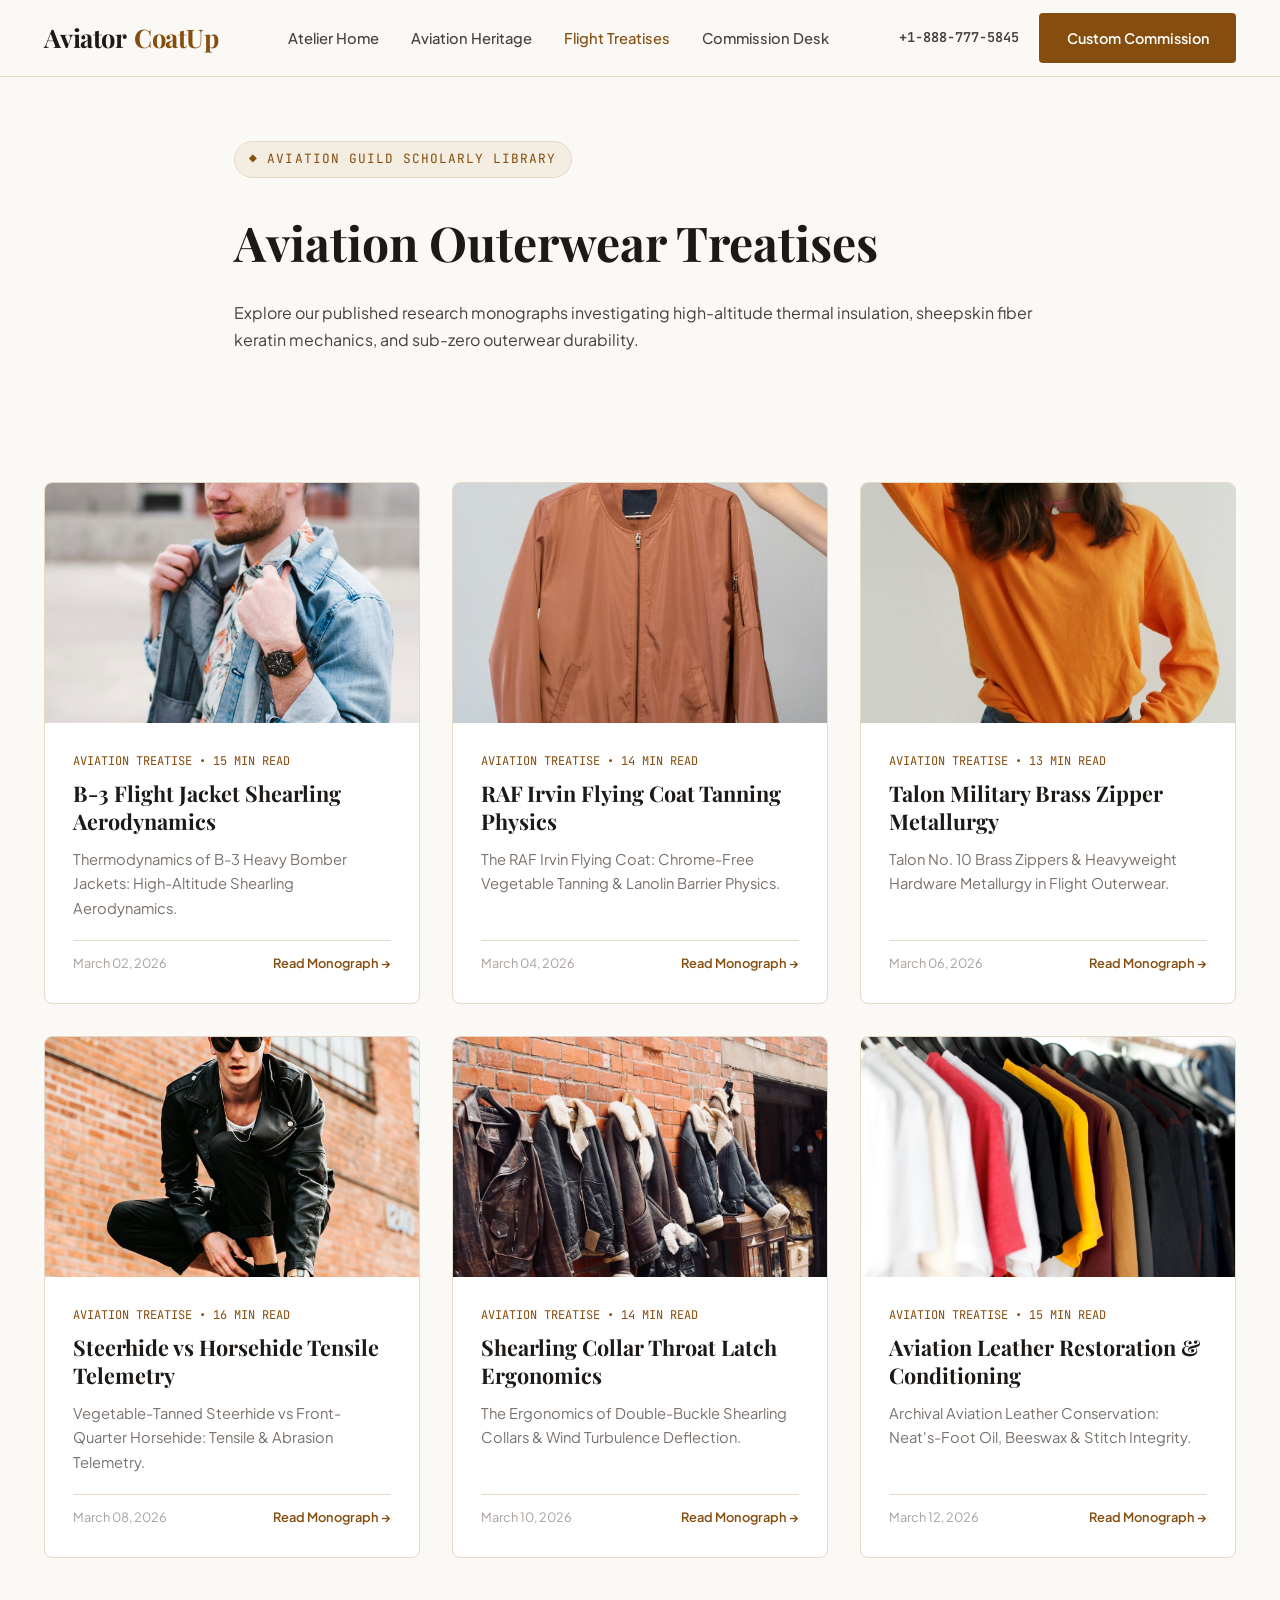
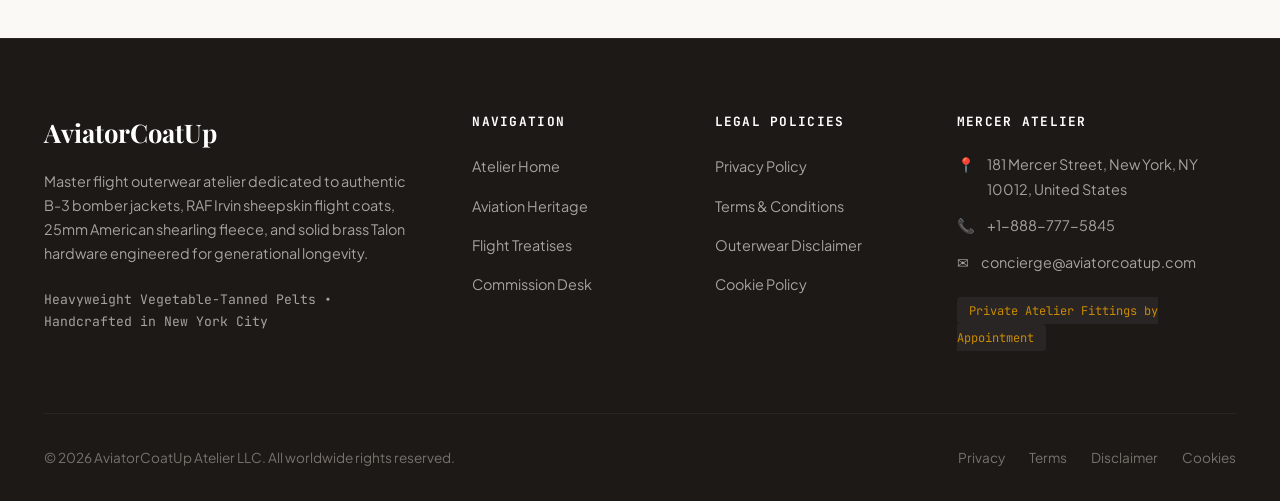
<file: blog/index.html>
<!DOCTYPE html>
<html lang="en">
<head>
  <meta charset="UTF-8">
  <meta name="viewport" content="width=device-width, initial-scale=1.0">
  <title>Aviation Treatises &amp; Outerwear Monographs | AviatorCoatUp NYC</title>
  <meta name="description" content="Scholarly research monographs on B-3 bomber jacket shearling thermodynamics, RAF Irvin sheepskin construction, and Talon brass zipper metallurgy.">
  <link rel="canonical" href="https://aviatorcoatup.com/blog/index.html">
  <link rel="preconnect" href="https://fonts.googleapis.com">
  <link rel="preconnect" href="https://fonts.gstatic.com" crossorigin>
  <link href="https://fonts.googleapis.com/css2?family=JetBrains+Mono:wght@400;500;600&family=Playfair+Display:ital,wght@0,500;0,600;0,700;1,600&family=Plus+Jakarta+Sans:wght@400;500;600;700&display=swap" rel="stylesheet">
  <!-- Google Analytics Tag G-0LY0HY7L01 -->
  <script async src="https://www.googletagmanager.com/gtag/js?id=G-0LY0HY7L01"></script>
  <script>
    window.dataLayer = window.dataLayer || [];
    function gtag(){dataLayer.push(arguments);}
    gtag('js', new Date());
    gtag('config', 'G-0LY0HY7L01');
  </script>
  <link rel="stylesheet" href="../assets/css/style.css">
</head>
<body>

<header class="site-header">
  <div class="header-inner">
    <a href="../index.php" class="brand-logo">
      Aviator<span>CoatUp</span>
    </a>
    <ul class="nav-links">
      <li><a href="../index.php" class="">Atelier Home</a></li>
      <li><a href="../about.html" class="">Aviation Heritage</a></li>
      <li><a href="../blog.html" class="active">Flight Treatises</a></li>
      <li><a href="../contact.html" class="">Commission Desk</a></li>
    </ul>
    <div class="header-cta">
      <a href="tel:+18887775845" style="font-family:var(--font-mono);font-size:0.85rem;font-weight:600;color:var(--color-slate-700);">+1-888-777-5845</a>
      <a href="../contact.html" class="btn btn-primary">Custom Commission</a>
      <button class="mobile-toggle" id="mobile-toggle" aria-label="Toggle navigation menu">
        <span></span>
        <span></span>
        <span></span>
      </button>
    </div>
  </div>
</header>
<div class="mobile-drawer" id="mobile-drawer">
  <ul class="mobile-drawer-nav">
    <li><a href="../index.php">Atelier Home</a></li>
    <li><a href="../about.html">Aviation Heritage</a></li>
    <li><a href="../blog.html">Flight Treatises</a></li>
    <li><a href="../contact.html">Commission Desk</a></li>
    <li style="margin-top:2rem;padding-top:1.5rem;border-top:1px solid var(--color-border);">
      <p style="font-family:var(--font-mono);font-size:0.85rem;color:var(--color-slate-600);margin-bottom:0.5rem;">Direct Telephone:</p>
      <a href="tel:+18887775845" style="font-size:1.1rem;font-weight:700;color:var(--color-accent);">+1-888-777-5845</a>
    </li>
    <li>
      <p style="font-family:var(--font-mono);font-size:0.85rem;color:var(--color-slate-600);margin-bottom:0.5rem;">Atelier Gallery:</p>
      <p style="font-size:0.95rem;color:var(--color-slate-800);">181 Mercer Street, New York, NY 10012, United States</p>
    </li>
  </ul>
</div>

<section class="hero" style="padding:4rem 0 3rem;">
  <div class="container-narrow">
    <span class="hero-badge">&#9670; Aviation Guild Scholarly Library</span>
    <h1 style="font-family:var(--font-serif);font-size:3rem;margin-bottom:1rem;color:var(--color-slate-900);">Aviation Outerwear Treatises</h1>
    <p class="hero-lead">
      Explore our published research monographs investigating high-altitude thermal insulation, sheepskin fiber keratin mechanics, and sub-zero outerwear durability.
    </p>
  </div>
</section>

<section class="section">
  <div class="container">
    <div class="grid-3">
      
      <div class="card">
        <div class="card-img">
          <img src="../assets/images/b3_bomber_flight_jacket_heritage.jpg" alt="B-3 Flight Jacket Shearling Aerodynamics" loading="lazy">
        </div>
        <div class="card-body">
          <span class="card-tag">Aviation Treatise &bull; 15 Min Read</span>
          <h3 class="card-title"><a href="../blog/b3-flight-jacket-shearling-aerodynamics.html">B-3 Flight Jacket Shearling Aerodynamics</a></h3>
          <p class="card-desc">Thermodynamics of B-3 Heavy Bomber Jackets: High-Altitude Shearling Aerodynamics.</p>
          <div style="margin-top:auto;border-top:1px solid var(--color-border);padding-top:0.75rem;display:flex;justify-content:space-between;align-items:center;font-size:0.8rem;color:var(--color-slate-500);">
            <span>March 02, 2026</span>
            <a href="../blog/b3-flight-jacket-shearling-aerodynamics.html" style="font-weight:600;color:var(--color-accent);">Read Monograph &rarr;</a>
          </div>
        </div>
      </div>

      <div class="card">
        <div class="card-img">
          <img src="../assets/images/featured_raf_irvin_sheepskin_coat.jpg" alt="RAF Irvin Flying Coat Tanning Physics" loading="lazy">
        </div>
        <div class="card-body">
          <span class="card-tag">Aviation Treatise &bull; 14 Min Read</span>
          <h3 class="card-title"><a href="../blog/raf-irvin-sheepskin-leather-tanning-physics.html">RAF Irvin Flying Coat Tanning Physics</a></h3>
          <p class="card-desc">The RAF Irvin Flying Coat: Chrome-Free Vegetable Tanning &amp; Lanolin Barrier Physics.</p>
          <div style="margin-top:auto;border-top:1px solid var(--color-border);padding-top:0.75rem;display:flex;justify-content:space-between;align-items:center;font-size:0.8rem;color:var(--color-slate-500);">
            <span>March 04, 2026</span>
            <a href="../blog/raf-irvin-sheepskin-leather-tanning-physics.html" style="font-weight:600;color:var(--color-accent);">Read Monograph &rarr;</a>
          </div>
        </div>
      </div>

      <div class="card">
        <div class="card-img">
          <img src="../assets/images/solid_brass_talon_zipper_hardware.jpg" alt="Talon Military Brass Zipper Metallurgy" loading="lazy">
        </div>
        <div class="card-body">
          <span class="card-tag">Aviation Treatise &bull; 13 Min Read</span>
          <h3 class="card-title"><a href="../blog/talon-military-brass-zipper-metallurgy.html">Talon Military Brass Zipper Metallurgy</a></h3>
          <p class="card-desc">Talon No. 10 Brass Zippers &amp; Heavyweight Hardware Metallurgy in Flight Outerwear.</p>
          <div style="margin-top:auto;border-top:1px solid var(--color-border);padding-top:0.75rem;display:flex;justify-content:space-between;align-items:center;font-size:0.8rem;color:var(--color-slate-500);">
            <span>March 06, 2026</span>
            <a href="../blog/talon-military-brass-zipper-metallurgy.html" style="font-weight:600;color:var(--color-accent);">Read Monograph &rarr;</a>
          </div>
        </div>
      </div>

      <div class="card">
        <div class="card-img">
          <img src="../assets/images/vegetable_tanned_leather_patina_aging.jpg" alt="Steerhide vs Horsehide Tensile Telemetry" loading="lazy">
        </div>
        <div class="card-body">
          <span class="card-tag">Aviation Treatise &bull; 16 Min Read</span>
          <h3 class="card-title"><a href="../blog/steerhide-vs-horsehide-flight-jacket-tensile-strength.html">Steerhide vs Horsehide Tensile Telemetry</a></h3>
          <p class="card-desc">Vegetable-Tanned Steerhide vs Front-Quarter Horsehide: Tensile &amp; Abrasion Telemetry.</p>
          <div style="margin-top:auto;border-top:1px solid var(--color-border);padding-top:0.75rem;display:flex;justify-content:space-between;align-items:center;font-size:0.8rem;color:var(--color-slate-500);">
            <span>March 08, 2026</span>
            <a href="../blog/steerhide-vs-horsehide-flight-jacket-tensile-strength.html" style="font-weight:600;color:var(--color-accent);">Read Monograph &rarr;</a>
          </div>
        </div>
      </div>

      <div class="card">
        <div class="card-img">
          <img src="../assets/images/shearling_fur_collar_throat_latch.jpg" alt="Shearling Collar Throat Latch Ergonomics" loading="lazy">
        </div>
        <div class="card-body">
          <span class="card-tag">Aviation Treatise &bull; 14 Min Read</span>
          <h3 class="card-title"><a href="../blog/shearling-collar-throat-latch-ergonomics.html">Shearling Collar Throat Latch Ergonomics</a></h3>
          <p class="card-desc">The Ergonomics of Double-Buckle Shearling Collars &amp; Wind Turbulence Deflection.</p>
          <div style="margin-top:auto;border-top:1px solid var(--color-border);padding-top:0.75rem;display:flex;justify-content:space-between;align-items:center;font-size:0.8rem;color:var(--color-slate-500);">
            <span>March 10, 2026</span>
            <a href="../blog/shearling-collar-throat-latch-ergonomics.html" style="font-weight:600;color:var(--color-accent);">Read Monograph &rarr;</a>
          </div>
        </div>
      </div>

      <div class="card">
        <div class="card-img">
          <img src="../assets/images/heavy_leather_finishing_atelier.jpg" alt="Aviation Leather Restoration &amp; Conditioning" loading="lazy">
        </div>
        <div class="card-body">
          <span class="card-tag">Aviation Treatise &bull; 15 Min Read</span>
          <h3 class="card-title"><a href="../blog/heirloom-aviation-leather-restoration-conditioning.html">Aviation Leather Restoration &amp; Conditioning</a></h3>
          <p class="card-desc">Archival Aviation Leather Conservation: Neat's-Foot Oil, Beeswax &amp; Stitch Integrity.</p>
          <div style="margin-top:auto;border-top:1px solid var(--color-border);padding-top:0.75rem;display:flex;justify-content:space-between;align-items:center;font-size:0.8rem;color:var(--color-slate-500);">
            <span>March 12, 2026</span>
            <a href="../blog/heirloom-aviation-leather-restoration-conditioning.html" style="font-weight:600;color:var(--color-accent);">Read Monograph &rarr;</a>
          </div>
        </div>
      </div>

    </div>
  </div>
</section>

<footer class="site-footer">
  <div class="container">
    <div class="footer-grid">
      <div class="footer-brand">
        <h3>AviatorCoatUp</h3>
        <p>
          Master flight outerwear atelier dedicated to authentic B-3 bomber jackets, RAF Irvin sheepskin flight coats, 25mm American shearling fleece, and solid brass Talon hardware engineered for generational longevity.
        </p>
        <p style="font-family:var(--font-mono);font-size:0.82rem;color:#A8A29E;">
          Heavyweight Vegetable-Tanned Pelts &bull; Handcrafted in New York City
        </p>
      </div>
      <div class="footer-col">
        <h4>Navigation</h4>
        <ul>
          <li><a href="../index.php">Atelier Home</a></li>
          <li><a href="../about.html">Aviation Heritage</a></li>
          <li><a href="../blog.html">Flight Treatises</a></li>
          <li><a href="../contact.html">Commission Desk</a></li>
        </ul>
      </div>
      <div class="footer-col">
        <h4>Legal Policies</h4>
        <ul>
          <li><a href="../privacy-policy.html">Privacy Policy</a></li>
          <li><a href="../terms-and-conditions.html">Terms &amp; Conditions</a></li>
          <li><a href="../disclaimer.html">Outerwear Disclaimer</a></li>
          <li><a href="../cookie-policy.html">Cookie Policy</a></li>
        </ul>
      </div>
      <div class="footer-col">
        <h4>Mercer Atelier</h4>
        <div class="footer-contact-item">
          <span>&#128205;</span>
          <span>181 Mercer Street, New York, NY 10012, United States</span>
        </div>
        <div class="footer-contact-item">
          <span>&#128222;</span>
          <span><a href="tel:+18887775845">+1-888-777-5845</a></span>
        </div>
        <div class="footer-contact-item">
          <span>&#9993;</span>
          <span>concierge@aviatorcoatup.com</span>
        </div>
        <div style="margin-top:1.25rem;">
          <span style="font-family:var(--font-mono);font-size:0.75rem;background:#292524;padding:0.35rem 0.75rem;border-radius:var(--radius-sm);color:#CA8A04;">
            Private Atelier Fittings by Appointment
          </span>
        </div>
      </div>
    </div>
    <div class="footer-bottom">
      <div>&copy; 2026 AviatorCoatUp Atelier LLC. All worldwide rights reserved.</div>
      <div style="display:flex;gap:1.5rem;">
        <a href="../privacy-policy.html">Privacy</a>
        <a href="../terms-and-conditions.html">Terms</a>
        <a href="../disclaimer.html">Disclaimer</a>
        <a href="../cookie-policy.html">Cookies</a>
      </div>
    </div>
  </div>
</footer>
<script src="../assets/js/main.js"></script>
</body>
</html>
</file>
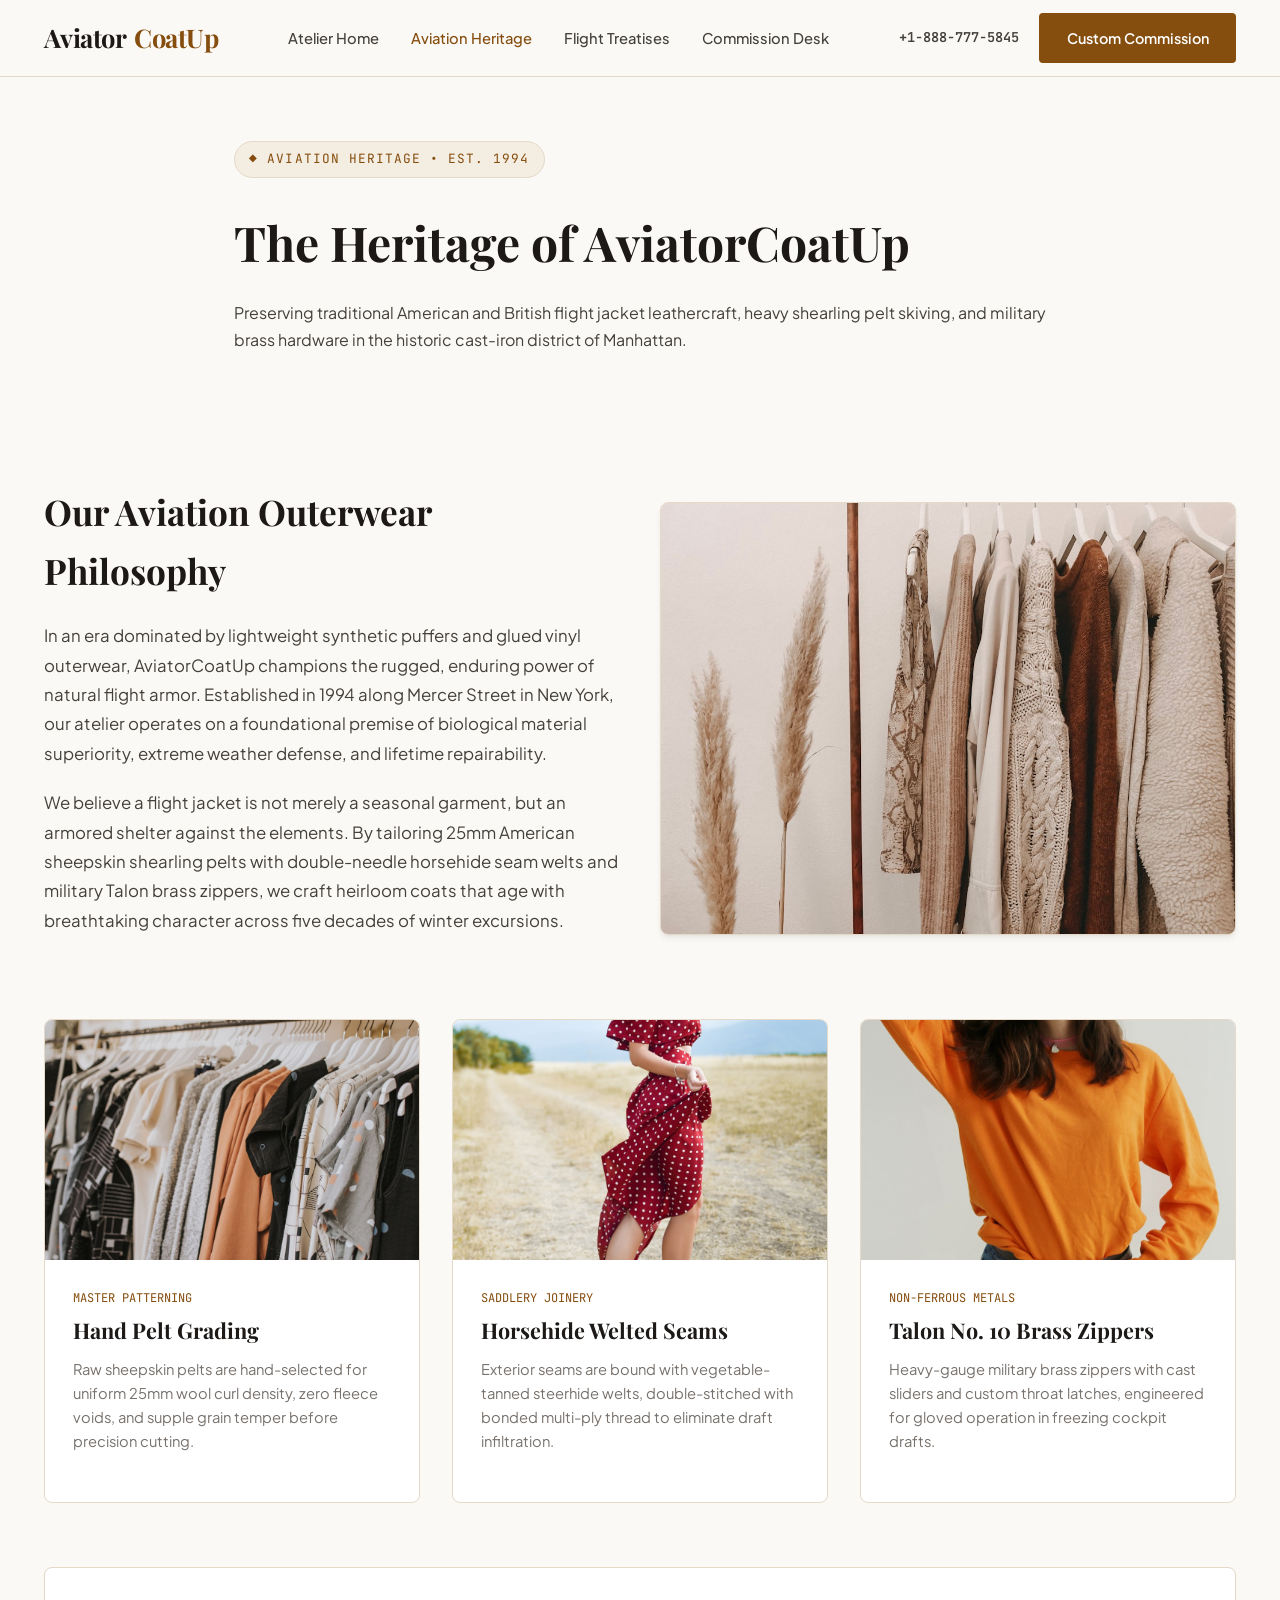
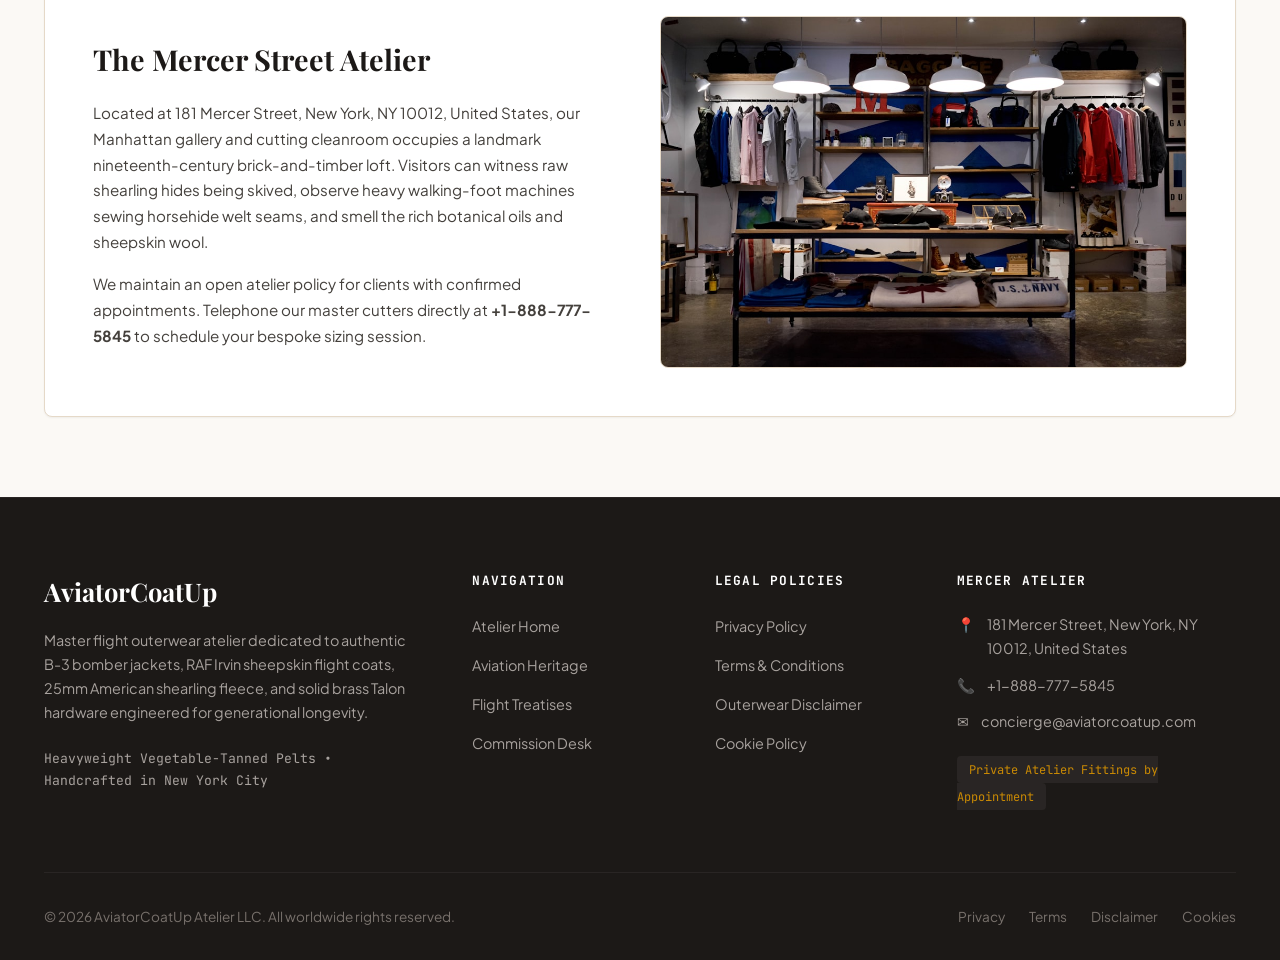
<file: about.html>
<!DOCTYPE html>
<html lang="en">
<head>
  <meta charset="UTF-8">
  <meta name="viewport" content="width=device-width, initial-scale=1.0">
  <title>Aviation Heritage &amp; Guild Traditions | AviatorCoatUp NYC</title>
  <meta name="description" content="Discover the history, master cutters, and military flight jacket standards of AviatorCoatUp at 181 Mercer Street, New York.">
  <link rel="canonical" href="https://aviatorcoatup.com/about.html">
  <link rel="preconnect" href="https://fonts.googleapis.com">
  <link rel="preconnect" href="https://fonts.gstatic.com" crossorigin>
  <link href="https://fonts.googleapis.com/css2?family=JetBrains+Mono:wght@400;500;600&family=Playfair+Display:ital,wght@0,500;0,600;0,700;1,600&family=Plus+Jakarta+Sans:wght@400;500;600;700&display=swap" rel="stylesheet">
  <!-- Google Analytics Tag G-0LY0HY7L01 -->
  <script async src="https://www.googletagmanager.com/gtag/js?id=G-0LY0HY7L01"></script>
  <script>
    window.dataLayer = window.dataLayer || [];
    function gtag(){dataLayer.push(arguments);}
    gtag('js', new Date());
    gtag('config', 'G-0LY0HY7L01');
  </script>
  <link rel="stylesheet" href="assets/css/style.css">
</head>
<body>

<header class="site-header">
  <div class="header-inner">
    <a href="index.php" class="brand-logo">
      Aviator<span>CoatUp</span>
    </a>
    <ul class="nav-links">
      <li><a href="index.php" class="">Atelier Home</a></li>
      <li><a href="about.html" class="active">Aviation Heritage</a></li>
      <li><a href="blog.html" class="">Flight Treatises</a></li>
      <li><a href="contact.html" class="">Commission Desk</a></li>
    </ul>
    <div class="header-cta">
      <a href="tel:+18887775845" style="font-family:var(--font-mono);font-size:0.85rem;font-weight:600;color:var(--color-slate-700);">+1-888-777-5845</a>
      <a href="contact.html" class="btn btn-primary">Custom Commission</a>
      <button class="mobile-toggle" id="mobile-toggle" aria-label="Toggle navigation menu">
        <span></span>
        <span></span>
        <span></span>
      </button>
    </div>
  </div>
</header>
<div class="mobile-drawer" id="mobile-drawer">
  <ul class="mobile-drawer-nav">
    <li><a href="index.php">Atelier Home</a></li>
    <li><a href="about.html">Aviation Heritage</a></li>
    <li><a href="blog.html">Flight Treatises</a></li>
    <li><a href="contact.html">Commission Desk</a></li>
    <li style="margin-top:2rem;padding-top:1.5rem;border-top:1px solid var(--color-border);">
      <p style="font-family:var(--font-mono);font-size:0.85rem;color:var(--color-slate-600);margin-bottom:0.5rem;">Direct Telephone:</p>
      <a href="tel:+18887775845" style="font-size:1.1rem;font-weight:700;color:var(--color-accent);">+1-888-777-5845</a>
    </li>
    <li>
      <p style="font-family:var(--font-mono);font-size:0.85rem;color:var(--color-slate-600);margin-bottom:0.5rem;">Atelier Gallery:</p>
      <p style="font-size:0.95rem;color:var(--color-slate-800);">181 Mercer Street, New York, NY 10012, United States</p>
    </li>
  </ul>
</div>

<section class="hero" style="padding:4rem 0 3rem;">
  <div class="container-narrow">
    <span class="hero-badge">&#9670; Aviation Heritage &bull; Est. 1994</span>
    <h1 style="font-family:var(--font-serif);font-size:3rem;margin-bottom:1rem;color:var(--color-slate-900);">The Heritage of AviatorCoatUp</h1>
    <p class="hero-lead">
      Preserving traditional American and British flight jacket leathercraft, heavy shearling pelt skiving, and military brass hardware in the historic cast-iron district of Manhattan.
    </p>
  </div>
</section>

<section class="section">
  <div class="container">
    <div class="grid-2" style="align-items:center;margin-bottom:4rem;">
      <div>
        <h2 style="font-family:var(--font-serif);font-size:2.2rem;color:var(--color-slate-900);margin-bottom:1.25rem;">Our Aviation Outerwear Philosophy</h2>
        <p style="font-size:1.05rem;line-height:1.75;color:var(--color-slate-700);margin-bottom:1.25rem;">
          In an era dominated by lightweight synthetic puffers and glued vinyl outerwear, AviatorCoatUp champions the rugged, enduring power of natural flight armor. Established in 1994 along Mercer Street in New York, our atelier operates on a foundational premise of biological material superiority, extreme weather defense, and lifetime repairability.
        </p>
        <p style="font-size:1.05rem;line-height:1.75;color:var(--color-slate-700);margin-bottom:1.25rem;">
          We believe a flight jacket is not merely a seasonal garment, but an armored shelter against the elements. By tailoring 25mm American sheepskin shearling pelts with double-needle horsehide seam welts and military Talon brass zippers, we craft heirloom coats that age with breathtaking character across five decades of winter excursions.
        </p>
      </div>
      <div>
        <img src="assets/images/master_leather_aviator_atelier.jpg" alt="Master leather aviator atelier" style="border-radius:var(--radius-md);box-shadow:var(--shadow-md);border:1px solid var(--color-border);">
      </div>
    </div>

    <div class="grid-3" style="margin-bottom:4rem;">
      <div class="card">
        <div class="card-img">
          <img src="assets/images/pattern_cutting_heavy_shearling_bench.jpg" alt="Pattern cutting heavy shearling bench">
        </div>
        <div class="card-body">
          <span class="card-tag">Master Patterning</span>
          <h3 class="card-title">Hand Pelt Grading</h3>
          <p class="card-desc">
            Raw sheepskin pelts are hand-selected for uniform 25mm wool curl density, zero fleece voids, and supple grain temper before precision cutting.
          </p>
        </div>
      </div>
      <div class="card">
        <div class="card-img">
          <img src="assets/images/double_needle_saddle_stitch_leather.jpg" alt="Double needle saddle stitch leather">
        </div>
        <div class="card-body">
          <span class="card-tag">Saddlery Joinery</span>
          <h3 class="card-title">Horsehide Welted Seams</h3>
          <p class="card-desc">
            Exterior seams are bound with vegetable-tanned steerhide welts, double-stitched with bonded multi-ply thread to eliminate draft infiltration.
          </p>
        </div>
      </div>
      <div class="card">
        <div class="card-img">
          <img src="assets/images/solid_brass_talon_zipper_hardware.jpg" alt="Solid brass talon zipper hardware">
        </div>
        <div class="card-body">
          <span class="card-tag">Non-Ferrous Metals</span>
          <h3 class="card-title">Talon No. 10 Brass Zippers</h3>
          <p class="card-desc">
            Heavy-gauge military brass zippers with cast sliders and custom throat latches, engineered for gloved operation in freezing cockpit drafts.
          </p>
        </div>
      </div>
    </div>

    <div style="background:var(--color-surface);border:1px solid var(--color-border);padding:3rem;border-radius:var(--radius-md);box-shadow:var(--shadow-sm);">
      <div class="grid-2" style="align-items:center;">
        <div>
          <h3 style="font-family:var(--font-serif);font-size:1.8rem;color:var(--color-slate-900);margin-bottom:1rem;">The Mercer Street Atelier</h3>
          <p style="font-size:0.95rem;color:var(--color-slate-700);margin-bottom:1rem;line-height:1.7;">
            Located at 181 Mercer Street, New York, NY 10012, United States, our Manhattan gallery and cutting cleanroom occupies a landmark nineteenth-century brick-and-timber loft. Visitors can witness raw shearling hides being skived, observe heavy walking-foot machines sewing horsehide welt seams, and smell the rich botanical oils and sheepskin wool.
          </p>
          <p style="font-size:0.95rem;color:var(--color-slate-700);line-height:1.7;">
            We maintain an open atelier policy for clients with confirmed appointments. Telephone our master cutters directly at <strong>+1-888-777-5845</strong> to schedule your bespoke sizing session.
          </p>
        </div>
        <div>
          <img src="assets/images/mercer_street_aviator_salon.jpg" alt="Mercer street aviator salon" style="border-radius:var(--radius-md);border:1px solid var(--color-border);">
        </div>
      </div>
    </div>
  </div>
</section>

<footer class="site-footer">
  <div class="container">
    <div class="footer-grid">
      <div class="footer-brand">
        <h3>AviatorCoatUp</h3>
        <p>
          Master flight outerwear atelier dedicated to authentic B-3 bomber jackets, RAF Irvin sheepskin flight coats, 25mm American shearling fleece, and solid brass Talon hardware engineered for generational longevity.
        </p>
        <p style="font-family:var(--font-mono);font-size:0.82rem;color:#A8A29E;">
          Heavyweight Vegetable-Tanned Pelts &bull; Handcrafted in New York City
        </p>
      </div>
      <div class="footer-col">
        <h4>Navigation</h4>
        <ul>
          <li><a href="index.php">Atelier Home</a></li>
          <li><a href="about.html">Aviation Heritage</a></li>
          <li><a href="blog.html">Flight Treatises</a></li>
          <li><a href="contact.html">Commission Desk</a></li>
        </ul>
      </div>
      <div class="footer-col">
        <h4>Legal Policies</h4>
        <ul>
          <li><a href="privacy-policy.html">Privacy Policy</a></li>
          <li><a href="terms-and-conditions.html">Terms &amp; Conditions</a></li>
          <li><a href="disclaimer.html">Outerwear Disclaimer</a></li>
          <li><a href="cookie-policy.html">Cookie Policy</a></li>
        </ul>
      </div>
      <div class="footer-col">
        <h4>Mercer Atelier</h4>
        <div class="footer-contact-item">
          <span>&#128205;</span>
          <span>181 Mercer Street, New York, NY 10012, United States</span>
        </div>
        <div class="footer-contact-item">
          <span>&#128222;</span>
          <span><a href="tel:+18887775845">+1-888-777-5845</a></span>
        </div>
        <div class="footer-contact-item">
          <span>&#9993;</span>
          <span>concierge@aviatorcoatup.com</span>
        </div>
        <div style="margin-top:1.25rem;">
          <span style="font-family:var(--font-mono);font-size:0.75rem;background:#292524;padding:0.35rem 0.75rem;border-radius:var(--radius-sm);color:#CA8A04;">
            Private Atelier Fittings by Appointment
          </span>
        </div>
      </div>
    </div>
    <div class="footer-bottom">
      <div>&copy; 2026 AviatorCoatUp Atelier LLC. All worldwide rights reserved.</div>
      <div style="display:flex;gap:1.5rem;">
        <a href="privacy-policy.html">Privacy</a>
        <a href="terms-and-conditions.html">Terms</a>
        <a href="disclaimer.html">Disclaimer</a>
        <a href="cookie-policy.html">Cookies</a>
      </div>
    </div>
  </div>
</footer>
<script src="assets/js/main.js"></script>
</body>
</html>
</file>
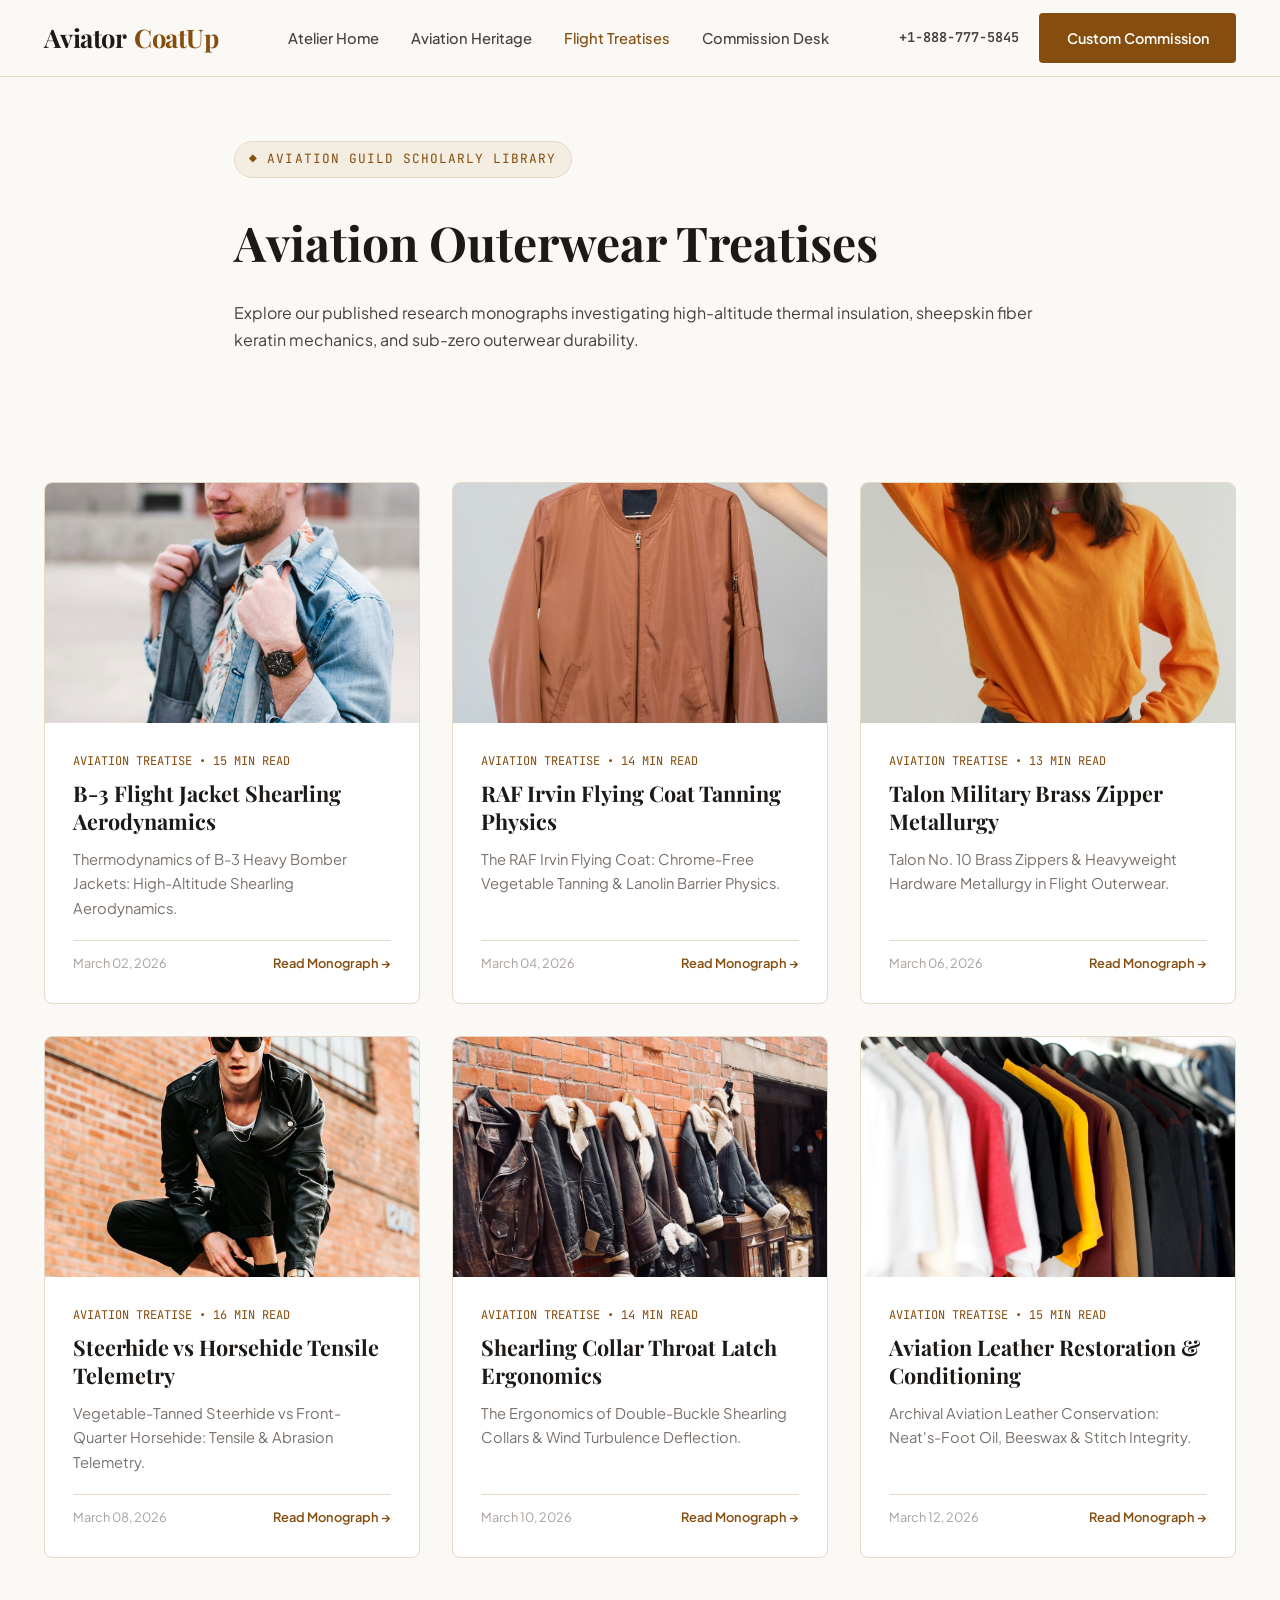
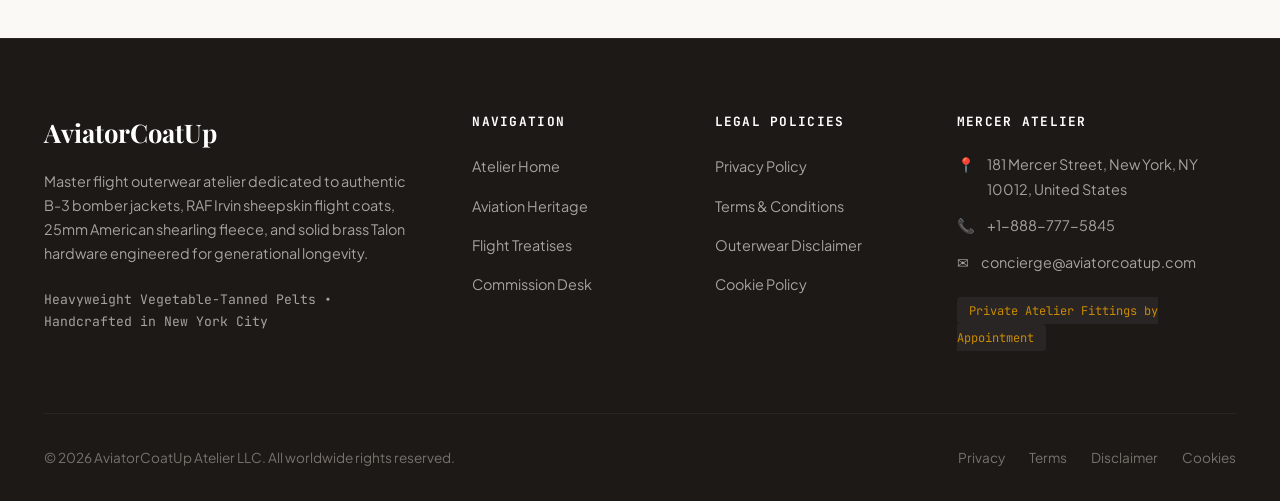
<file: blog.html>
<!DOCTYPE html>
<html lang="en">
<head>
  <meta charset="UTF-8">
  <meta name="viewport" content="width=device-width, initial-scale=1.0">
  <title>Aviation Treatises &amp; Outerwear Monographs | AviatorCoatUp NYC</title>
  <meta name="description" content="Scholarly research monographs on B-3 bomber jacket shearling thermodynamics, RAF Irvin sheepskin construction, and Talon brass zipper metallurgy.">
  <link rel="canonical" href="https://aviatorcoatup.com/blog.html">
  <link rel="preconnect" href="https://fonts.googleapis.com">
  <link rel="preconnect" href="https://fonts.gstatic.com" crossorigin>
  <link href="https://fonts.googleapis.com/css2?family=JetBrains+Mono:wght@400;500;600&family=Playfair+Display:ital,wght@0,500;0,600;0,700;1,600&family=Plus+Jakarta+Sans:wght@400;500;600;700&display=swap" rel="stylesheet">
  <!-- Google Analytics Tag G-0LY0HY7L01 -->
  <script async src="https://www.googletagmanager.com/gtag/js?id=G-0LY0HY7L01"></script>
  <script>
    window.dataLayer = window.dataLayer || [];
    function gtag(){dataLayer.push(arguments);}
    gtag('js', new Date());
    gtag('config', 'G-0LY0HY7L01');
  </script>
  <link rel="stylesheet" href="assets/css/style.css">
</head>
<body>

<header class="site-header">
  <div class="header-inner">
    <a href="index.php" class="brand-logo">
      Aviator<span>CoatUp</span>
    </a>
    <ul class="nav-links">
      <li><a href="index.php" class="">Atelier Home</a></li>
      <li><a href="about.html" class="">Aviation Heritage</a></li>
      <li><a href="blog.html" class="active">Flight Treatises</a></li>
      <li><a href="contact.html" class="">Commission Desk</a></li>
    </ul>
    <div class="header-cta">
      <a href="tel:+18887775845" style="font-family:var(--font-mono);font-size:0.85rem;font-weight:600;color:var(--color-slate-700);">+1-888-777-5845</a>
      <a href="contact.html" class="btn btn-primary">Custom Commission</a>
      <button class="mobile-toggle" id="mobile-toggle" aria-label="Toggle navigation menu">
        <span></span>
        <span></span>
        <span></span>
      </button>
    </div>
  </div>
</header>
<div class="mobile-drawer" id="mobile-drawer">
  <ul class="mobile-drawer-nav">
    <li><a href="index.php">Atelier Home</a></li>
    <li><a href="about.html">Aviation Heritage</a></li>
    <li><a href="blog.html">Flight Treatises</a></li>
    <li><a href="contact.html">Commission Desk</a></li>
    <li style="margin-top:2rem;padding-top:1.5rem;border-top:1px solid var(--color-border);">
      <p style="font-family:var(--font-mono);font-size:0.85rem;color:var(--color-slate-600);margin-bottom:0.5rem;">Direct Telephone:</p>
      <a href="tel:+18887775845" style="font-size:1.1rem;font-weight:700;color:var(--color-accent);">+1-888-777-5845</a>
    </li>
    <li>
      <p style="font-family:var(--font-mono);font-size:0.85rem;color:var(--color-slate-600);margin-bottom:0.5rem;">Atelier Gallery:</p>
      <p style="font-size:0.95rem;color:var(--color-slate-800);">181 Mercer Street, New York, NY 10012, United States</p>
    </li>
  </ul>
</div>

<section class="hero" style="padding:4rem 0 3rem;">
  <div class="container-narrow">
    <span class="hero-badge">&#9670; Aviation Guild Scholarly Library</span>
    <h1 style="font-family:var(--font-serif);font-size:3rem;margin-bottom:1rem;color:var(--color-slate-900);">Aviation Outerwear Treatises</h1>
    <p class="hero-lead">
      Explore our published research monographs investigating high-altitude thermal insulation, sheepskin fiber keratin mechanics, and sub-zero outerwear durability.
    </p>
  </div>
</section>

<section class="section">
  <div class="container">
    <div class="grid-3">
      
      <div class="card">
        <div class="card-img">
          <img src="assets/images/b3_bomber_flight_jacket_heritage.jpg" alt="B-3 Flight Jacket Shearling Aerodynamics" loading="lazy">
        </div>
        <div class="card-body">
          <span class="card-tag">Aviation Treatise &bull; 15 Min Read</span>
          <h3 class="card-title"><a href="blog/b3-flight-jacket-shearling-aerodynamics.html">B-3 Flight Jacket Shearling Aerodynamics</a></h3>
          <p class="card-desc">Thermodynamics of B-3 Heavy Bomber Jackets: High-Altitude Shearling Aerodynamics.</p>
          <div style="margin-top:auto;border-top:1px solid var(--color-border);padding-top:0.75rem;display:flex;justify-content:space-between;align-items:center;font-size:0.8rem;color:var(--color-slate-500);">
            <span>March 02, 2026</span>
            <a href="blog/b3-flight-jacket-shearling-aerodynamics.html" style="font-weight:600;color:var(--color-accent);">Read Monograph &rarr;</a>
          </div>
        </div>
      </div>

      <div class="card">
        <div class="card-img">
          <img src="assets/images/featured_raf_irvin_sheepskin_coat.jpg" alt="RAF Irvin Flying Coat Tanning Physics" loading="lazy">
        </div>
        <div class="card-body">
          <span class="card-tag">Aviation Treatise &bull; 14 Min Read</span>
          <h3 class="card-title"><a href="blog/raf-irvin-sheepskin-leather-tanning-physics.html">RAF Irvin Flying Coat Tanning Physics</a></h3>
          <p class="card-desc">The RAF Irvin Flying Coat: Chrome-Free Vegetable Tanning &amp; Lanolin Barrier Physics.</p>
          <div style="margin-top:auto;border-top:1px solid var(--color-border);padding-top:0.75rem;display:flex;justify-content:space-between;align-items:center;font-size:0.8rem;color:var(--color-slate-500);">
            <span>March 04, 2026</span>
            <a href="blog/raf-irvin-sheepskin-leather-tanning-physics.html" style="font-weight:600;color:var(--color-accent);">Read Monograph &rarr;</a>
          </div>
        </div>
      </div>

      <div class="card">
        <div class="card-img">
          <img src="assets/images/solid_brass_talon_zipper_hardware.jpg" alt="Talon Military Brass Zipper Metallurgy" loading="lazy">
        </div>
        <div class="card-body">
          <span class="card-tag">Aviation Treatise &bull; 13 Min Read</span>
          <h3 class="card-title"><a href="blog/talon-military-brass-zipper-metallurgy.html">Talon Military Brass Zipper Metallurgy</a></h3>
          <p class="card-desc">Talon No. 10 Brass Zippers &amp; Heavyweight Hardware Metallurgy in Flight Outerwear.</p>
          <div style="margin-top:auto;border-top:1px solid var(--color-border);padding-top:0.75rem;display:flex;justify-content:space-between;align-items:center;font-size:0.8rem;color:var(--color-slate-500);">
            <span>March 06, 2026</span>
            <a href="blog/talon-military-brass-zipper-metallurgy.html" style="font-weight:600;color:var(--color-accent);">Read Monograph &rarr;</a>
          </div>
        </div>
      </div>

      <div class="card">
        <div class="card-img">
          <img src="assets/images/vegetable_tanned_leather_patina_aging.jpg" alt="Steerhide vs Horsehide Tensile Telemetry" loading="lazy">
        </div>
        <div class="card-body">
          <span class="card-tag">Aviation Treatise &bull; 16 Min Read</span>
          <h3 class="card-title"><a href="blog/steerhide-vs-horsehide-flight-jacket-tensile-strength.html">Steerhide vs Horsehide Tensile Telemetry</a></h3>
          <p class="card-desc">Vegetable-Tanned Steerhide vs Front-Quarter Horsehide: Tensile &amp; Abrasion Telemetry.</p>
          <div style="margin-top:auto;border-top:1px solid var(--color-border);padding-top:0.75rem;display:flex;justify-content:space-between;align-items:center;font-size:0.8rem;color:var(--color-slate-500);">
            <span>March 08, 2026</span>
            <a href="blog/steerhide-vs-horsehide-flight-jacket-tensile-strength.html" style="font-weight:600;color:var(--color-accent);">Read Monograph &rarr;</a>
          </div>
        </div>
      </div>

      <div class="card">
        <div class="card-img">
          <img src="assets/images/shearling_fur_collar_throat_latch.jpg" alt="Shearling Collar Throat Latch Ergonomics" loading="lazy">
        </div>
        <div class="card-body">
          <span class="card-tag">Aviation Treatise &bull; 14 Min Read</span>
          <h3 class="card-title"><a href="blog/shearling-collar-throat-latch-ergonomics.html">Shearling Collar Throat Latch Ergonomics</a></h3>
          <p class="card-desc">The Ergonomics of Double-Buckle Shearling Collars &amp; Wind Turbulence Deflection.</p>
          <div style="margin-top:auto;border-top:1px solid var(--color-border);padding-top:0.75rem;display:flex;justify-content:space-between;align-items:center;font-size:0.8rem;color:var(--color-slate-500);">
            <span>March 10, 2026</span>
            <a href="blog/shearling-collar-throat-latch-ergonomics.html" style="font-weight:600;color:var(--color-accent);">Read Monograph &rarr;</a>
          </div>
        </div>
      </div>

      <div class="card">
        <div class="card-img">
          <img src="assets/images/heavy_leather_finishing_atelier.jpg" alt="Aviation Leather Restoration &amp; Conditioning" loading="lazy">
        </div>
        <div class="card-body">
          <span class="card-tag">Aviation Treatise &bull; 15 Min Read</span>
          <h3 class="card-title"><a href="blog/heirloom-aviation-leather-restoration-conditioning.html">Aviation Leather Restoration &amp; Conditioning</a></h3>
          <p class="card-desc">Archival Aviation Leather Conservation: Neat's-Foot Oil, Beeswax &amp; Stitch Integrity.</p>
          <div style="margin-top:auto;border-top:1px solid var(--color-border);padding-top:0.75rem;display:flex;justify-content:space-between;align-items:center;font-size:0.8rem;color:var(--color-slate-500);">
            <span>March 12, 2026</span>
            <a href="blog/heirloom-aviation-leather-restoration-conditioning.html" style="font-weight:600;color:var(--color-accent);">Read Monograph &rarr;</a>
          </div>
        </div>
      </div>

    </div>
  </div>
</section>

<footer class="site-footer">
  <div class="container">
    <div class="footer-grid">
      <div class="footer-brand">
        <h3>AviatorCoatUp</h3>
        <p>
          Master flight outerwear atelier dedicated to authentic B-3 bomber jackets, RAF Irvin sheepskin flight coats, 25mm American shearling fleece, and solid brass Talon hardware engineered for generational longevity.
        </p>
        <p style="font-family:var(--font-mono);font-size:0.82rem;color:#A8A29E;">
          Heavyweight Vegetable-Tanned Pelts &bull; Handcrafted in New York City
        </p>
      </div>
      <div class="footer-col">
        <h4>Navigation</h4>
        <ul>
          <li><a href="index.php">Atelier Home</a></li>
          <li><a href="about.html">Aviation Heritage</a></li>
          <li><a href="blog.html">Flight Treatises</a></li>
          <li><a href="contact.html">Commission Desk</a></li>
        </ul>
      </div>
      <div class="footer-col">
        <h4>Legal Policies</h4>
        <ul>
          <li><a href="privacy-policy.html">Privacy Policy</a></li>
          <li><a href="terms-and-conditions.html">Terms &amp; Conditions</a></li>
          <li><a href="disclaimer.html">Outerwear Disclaimer</a></li>
          <li><a href="cookie-policy.html">Cookie Policy</a></li>
        </ul>
      </div>
      <div class="footer-col">
        <h4>Mercer Atelier</h4>
        <div class="footer-contact-item">
          <span>&#128205;</span>
          <span>181 Mercer Street, New York, NY 10012, United States</span>
        </div>
        <div class="footer-contact-item">
          <span>&#128222;</span>
          <span><a href="tel:+18887775845">+1-888-777-5845</a></span>
        </div>
        <div class="footer-contact-item">
          <span>&#9993;</span>
          <span>concierge@aviatorcoatup.com</span>
        </div>
        <div style="margin-top:1.25rem;">
          <span style="font-family:var(--font-mono);font-size:0.75rem;background:#292524;padding:0.35rem 0.75rem;border-radius:var(--radius-sm);color:#CA8A04;">
            Private Atelier Fittings by Appointment
          </span>
        </div>
      </div>
    </div>
    <div class="footer-bottom">
      <div>&copy; 2026 AviatorCoatUp Atelier LLC. All worldwide rights reserved.</div>
      <div style="display:flex;gap:1.5rem;">
        <a href="privacy-policy.html">Privacy</a>
        <a href="terms-and-conditions.html">Terms</a>
        <a href="disclaimer.html">Disclaimer</a>
        <a href="cookie-policy.html">Cookies</a>
      </div>
    </div>
  </div>
</footer>
<script src="assets/js/main.js"></script>
</body>
</html>
</file>
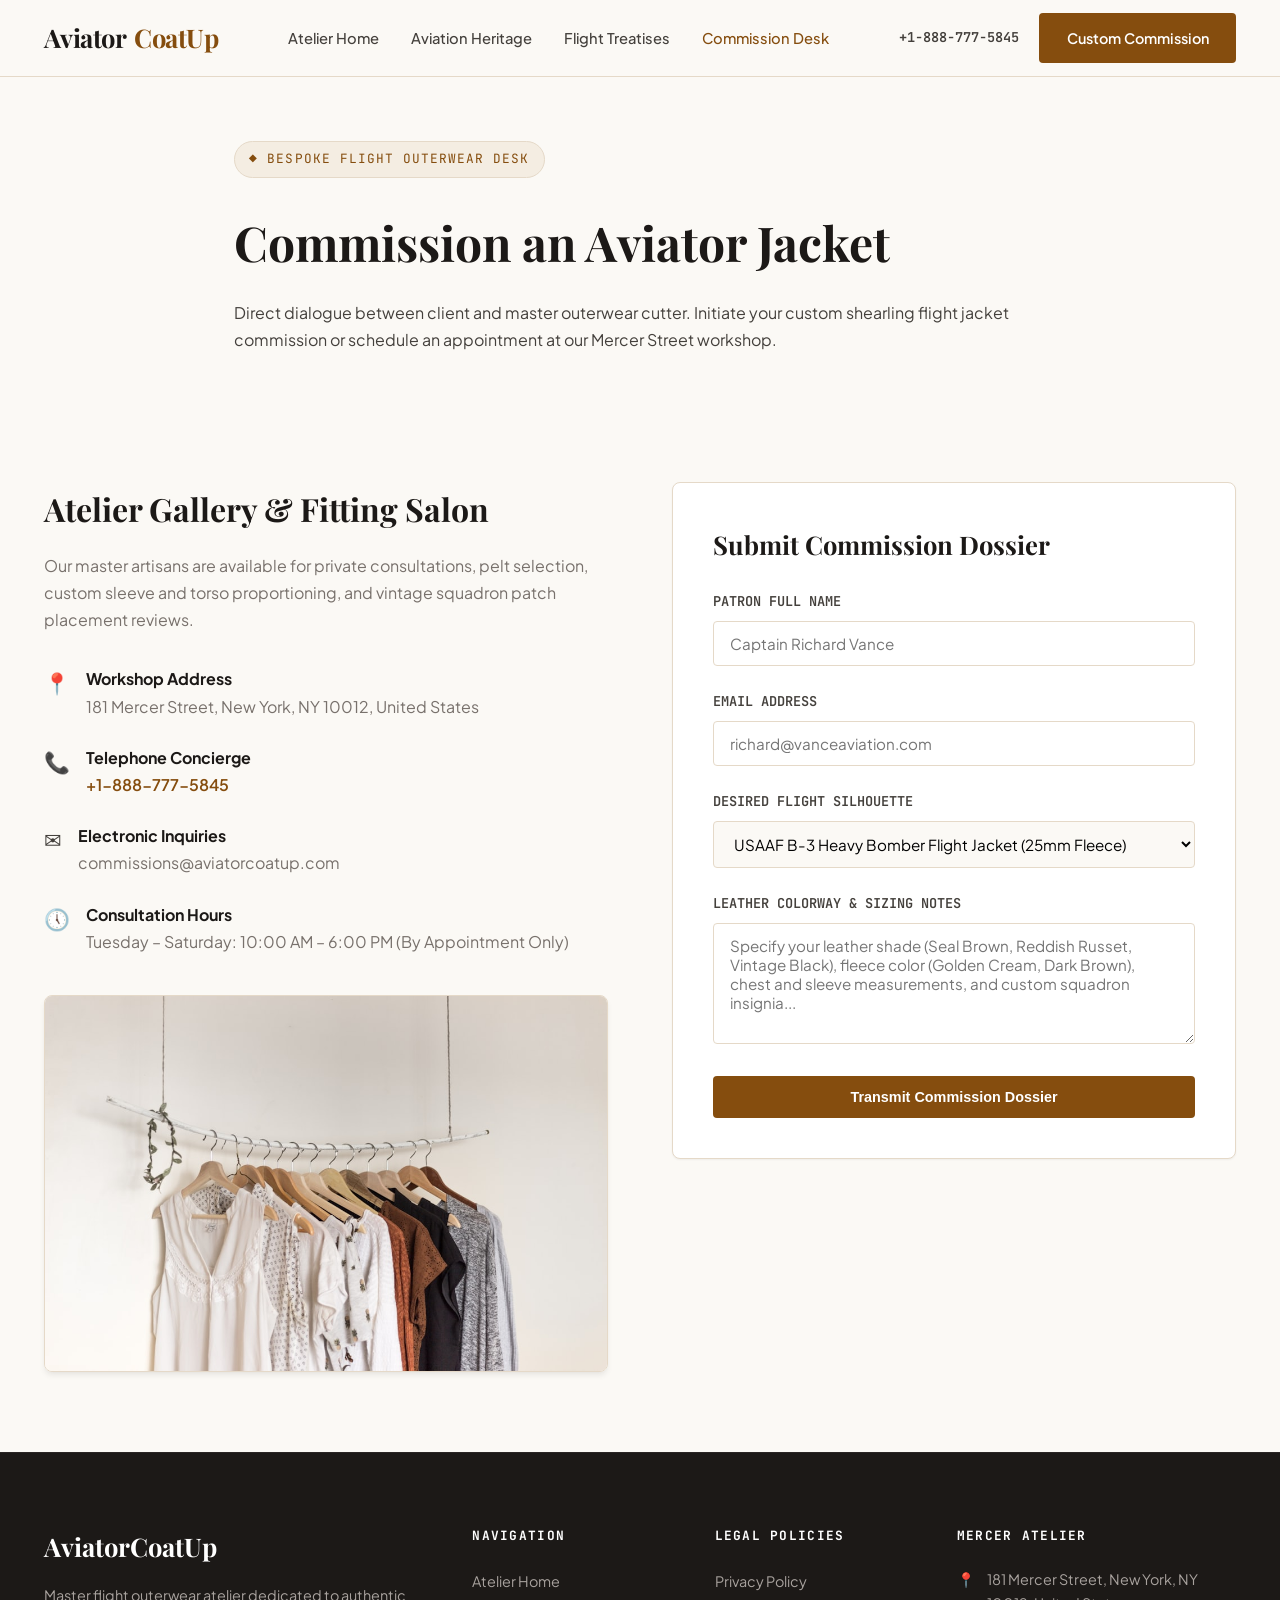
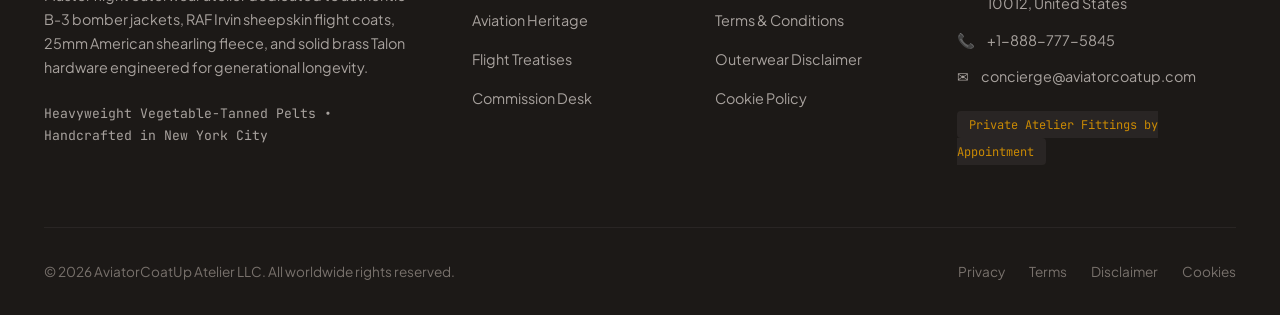
<file: contact.html>
<!DOCTYPE html>
<html lang="en">
<head>
  <meta charset="UTF-8">
  <meta name="viewport" content="width=device-width, initial-scale=1.0">
  <title>Commission Desk &amp; Private Atelier Appointments | AviatorCoatUp NYC</title>
  <meta name="description" content="Submit a custom aviator flight jacket commission inquiry or book a private fitting consultation at 181 Mercer Street, New York.">
  <link rel="canonical" href="https://aviatorcoatup.com/contact.html">
  <link rel="preconnect" href="https://fonts.googleapis.com">
  <link rel="preconnect" href="https://fonts.gstatic.com" crossorigin>
  <link href="https://fonts.googleapis.com/css2?family=JetBrains+Mono:wght@400;500;600&family=Playfair+Display:ital,wght@0,500;0,600;0,700;1,600&family=Plus+Jakarta+Sans:wght@400;500;600;700&display=swap" rel="stylesheet">
  <!-- Google Analytics Tag G-0LY0HY7L01 -->
  <script async src="https://www.googletagmanager.com/gtag/js?id=G-0LY0HY7L01"></script>
  <script>
    window.dataLayer = window.dataLayer || [];
    function gtag(){dataLayer.push(arguments);}
    gtag('js', new Date());
    gtag('config', 'G-0LY0HY7L01');
  </script>
  <link rel="stylesheet" href="assets/css/style.css">
</head>
<body>

<header class="site-header">
  <div class="header-inner">
    <a href="index.php" class="brand-logo">
      Aviator<span>CoatUp</span>
    </a>
    <ul class="nav-links">
      <li><a href="index.php" class="">Atelier Home</a></li>
      <li><a href="about.html" class="">Aviation Heritage</a></li>
      <li><a href="blog.html" class="">Flight Treatises</a></li>
      <li><a href="contact.html" class="active">Commission Desk</a></li>
    </ul>
    <div class="header-cta">
      <a href="tel:+18887775845" style="font-family:var(--font-mono);font-size:0.85rem;font-weight:600;color:var(--color-slate-700);">+1-888-777-5845</a>
      <a href="contact.html" class="btn btn-primary">Custom Commission</a>
      <button class="mobile-toggle" id="mobile-toggle" aria-label="Toggle navigation menu">
        <span></span>
        <span></span>
        <span></span>
      </button>
    </div>
  </div>
</header>
<div class="mobile-drawer" id="mobile-drawer">
  <ul class="mobile-drawer-nav">
    <li><a href="index.php">Atelier Home</a></li>
    <li><a href="about.html">Aviation Heritage</a></li>
    <li><a href="blog.html">Flight Treatises</a></li>
    <li><a href="contact.html">Commission Desk</a></li>
    <li style="margin-top:2rem;padding-top:1.5rem;border-top:1px solid var(--color-border);">
      <p style="font-family:var(--font-mono);font-size:0.85rem;color:var(--color-slate-600);margin-bottom:0.5rem;">Direct Telephone:</p>
      <a href="tel:+18887775845" style="font-size:1.1rem;font-weight:700;color:var(--color-accent);">+1-888-777-5845</a>
    </li>
    <li>
      <p style="font-family:var(--font-mono);font-size:0.85rem;color:var(--color-slate-600);margin-bottom:0.5rem;">Atelier Gallery:</p>
      <p style="font-size:0.95rem;color:var(--color-slate-800);">181 Mercer Street, New York, NY 10012, United States</p>
    </li>
  </ul>
</div>

<section class="hero" style="padding:4rem 0 3rem;">
  <div class="container-narrow">
    <span class="hero-badge">&#9670; Bespoke Flight Outerwear Desk</span>
    <h1 style="font-family:var(--font-serif);font-size:3rem;margin-bottom:1rem;color:var(--color-slate-900);">Commission an Aviator Jacket</h1>
    <p class="hero-lead">
      Direct dialogue between client and master outerwear cutter. Initiate your custom shearling flight jacket commission or schedule an appointment at our Mercer Street workshop.
    </p>
  </div>
</section>

<section class="section">
  <div class="container">
    <div class="grid-2" style="gap:4rem;">
      <div>
        <h2 style="font-family:var(--font-serif);font-size:2rem;color:var(--color-slate-900);margin-bottom:1rem;">Atelier Gallery &amp; Fitting Salon</h2>
        <p style="font-size:1rem;color:var(--color-slate-600);margin-bottom:2rem;line-height:1.7;">
          Our master artisans are available for private consultations, pelt selection, custom sleeve and torso proportioning, and vintage squadron patch placement reviews.
        </p>
        <div style="display:flex;flex-direction:column;gap:1.5rem;margin-bottom:2.5rem;">
          <div style="display:flex;gap:1rem;align-items:flex-start;">
            <span style="font-size:1.3rem;">&#128205;</span>
            <div>
              <strong style="display:block;color:var(--color-slate-900);">Workshop Address</strong>
              <span style="color:var(--color-slate-600);">181 Mercer Street, New York, NY 10012, United States</span>
            </div>
          </div>
          <div style="display:flex;gap:1rem;align-items:flex-start;">
            <span style="font-size:1.3rem;">&#128222;</span>
            <div>
              <strong style="display:block;color:var(--color-slate-900);">Telephone Concierge</strong>
              <a href="tel:+18887775845" style="color:var(--color-accent);font-weight:600;">+1-888-777-5845</a>
            </div>
          </div>
          <div style="display:flex;gap:1rem;align-items:flex-start;">
            <span style="font-size:1.3rem;">&#9993;</span>
            <div>
              <strong style="display:block;color:var(--color-slate-900);">Electronic Inquiries</strong>
              <span style="color:var(--color-slate-600);">commissions@aviatorcoatup.com</span>
            </div>
          </div>
          <div style="display:flex;gap:1rem;align-items:flex-start;">
            <span style="font-size:1.3rem;">&#128340;</span>
            <div>
              <strong style="display:block;color:var(--color-slate-900);">Consultation Hours</strong>
              <span style="color:var(--color-slate-600);">Tuesday &ndash; Saturday: 10:00 AM &ndash; 6:00 PM (By Appointment Only)</span>
            </div>
          </div>
        </div>
        <div style="margin-top:2rem;">
          <img src="assets/images/curated_shearling_outerwear_vitrine.jpg" alt="Curated shearling outerwear vitrine" style="border-radius:var(--radius-md);border:1px solid var(--color-border);box-shadow:var(--shadow-md);">
        </div>
      </div>
      <div>
        <form style="background:var(--color-surface);border:1px solid var(--color-border);padding:2.5rem;border-radius:var(--radius-md);box-shadow:var(--shadow-sm);display:flex;flex-direction:column;gap:1.5rem;" onsubmit="event.preventDefault(); alert('Your bespoke flight jacket inquiry has been registered. Our master cutter will review your specifications and contact you within 24 business hours.');">
          <h3 style="font-family:var(--font-serif);font-size:1.6rem;color:var(--color-slate-900);">Submit Commission Dossier</h3>
          <div>
            <label style="display:block;font-size:0.85rem;font-weight:600;margin-bottom:0.5rem;text-transform:uppercase;font-family:var(--font-mono);">Patron Full Name</label>
            <input type="text" required placeholder="Captain Richard Vance" style="width:100%;padding:0.75rem 1rem;border:1px solid var(--color-border);border-radius:var(--radius-sm);font-family:var(--font-sans);font-size:0.95rem;">
          </div>
          <div>
            <label style="display:block;font-size:0.85rem;font-weight:600;margin-bottom:0.5rem;text-transform:uppercase;font-family:var(--font-mono);">Email Address</label>
            <input type="email" required placeholder="richard@vanceaviation.com" style="width:100%;padding:0.75rem 1rem;border:1px solid var(--color-border);border-radius:var(--radius-sm);font-family:var(--font-sans);font-size:0.95rem;">
          </div>
          <div>
            <label style="display:block;font-size:0.85rem;font-weight:600;margin-bottom:0.5rem;text-transform:uppercase;font-family:var(--font-mono);">Desired Flight Silhouette</label>
            <select style="width:100%;padding:0.75rem 1rem;border:1px solid var(--color-border);border-radius:var(--radius-sm);font-family:var(--font-sans);font-size:0.95rem;background:var(--color-bg);">
              <option>USAAF B-3 Heavy Bomber Flight Jacket (25mm Fleece)</option>
              <option>RAF Irvin Pattern Sheepskin Flight Coat (Belted Waist)</option>
              <option>AN-J-4 Late WWII Hybrid Heavy Aviator Jacket</option>
              <option>Navy G-1 Goatskin Aviator Jacket with Mouton Collar</option>
            </select>
          </div>
          <div>
            <label style="display:block;font-size:0.85rem;font-weight:600;margin-bottom:0.5rem;text-transform:uppercase;font-family:var(--font-mono);">Leather Colorway &amp; Sizing Notes</label>
            <textarea rows="5" required placeholder="Specify your leather shade (Seal Brown, Reddish Russet, Vintage Black), fleece color (Golden Cream, Dark Brown), chest and sleeve measurements, and custom squadron insignia..." style="width:100%;padding:0.75rem 1rem;border:1px solid var(--color-border);border-radius:var(--radius-sm);font-family:var(--font-sans);font-size:0.95rem;"></textarea>
          </div>
          <button type="submit" class="btn btn-primary" style="width:100%;">Transmit Commission Dossier</button>
        </form>
      </div>
    </div>
  </div>
</section>

<footer class="site-footer">
  <div class="container">
    <div class="footer-grid">
      <div class="footer-brand">
        <h3>AviatorCoatUp</h3>
        <p>
          Master flight outerwear atelier dedicated to authentic B-3 bomber jackets, RAF Irvin sheepskin flight coats, 25mm American shearling fleece, and solid brass Talon hardware engineered for generational longevity.
        </p>
        <p style="font-family:var(--font-mono);font-size:0.82rem;color:#A8A29E;">
          Heavyweight Vegetable-Tanned Pelts &bull; Handcrafted in New York City
        </p>
      </div>
      <div class="footer-col">
        <h4>Navigation</h4>
        <ul>
          <li><a href="index.php">Atelier Home</a></li>
          <li><a href="about.html">Aviation Heritage</a></li>
          <li><a href="blog.html">Flight Treatises</a></li>
          <li><a href="contact.html">Commission Desk</a></li>
        </ul>
      </div>
      <div class="footer-col">
        <h4>Legal Policies</h4>
        <ul>
          <li><a href="privacy-policy.html">Privacy Policy</a></li>
          <li><a href="terms-and-conditions.html">Terms &amp; Conditions</a></li>
          <li><a href="disclaimer.html">Outerwear Disclaimer</a></li>
          <li><a href="cookie-policy.html">Cookie Policy</a></li>
        </ul>
      </div>
      <div class="footer-col">
        <h4>Mercer Atelier</h4>
        <div class="footer-contact-item">
          <span>&#128205;</span>
          <span>181 Mercer Street, New York, NY 10012, United States</span>
        </div>
        <div class="footer-contact-item">
          <span>&#128222;</span>
          <span><a href="tel:+18887775845">+1-888-777-5845</a></span>
        </div>
        <div class="footer-contact-item">
          <span>&#9993;</span>
          <span>concierge@aviatorcoatup.com</span>
        </div>
        <div style="margin-top:1.25rem;">
          <span style="font-family:var(--font-mono);font-size:0.75rem;background:#292524;padding:0.35rem 0.75rem;border-radius:var(--radius-sm);color:#CA8A04;">
            Private Atelier Fittings by Appointment
          </span>
        </div>
      </div>
    </div>
    <div class="footer-bottom">
      <div>&copy; 2026 AviatorCoatUp Atelier LLC. All worldwide rights reserved.</div>
      <div style="display:flex;gap:1.5rem;">
        <a href="privacy-policy.html">Privacy</a>
        <a href="terms-and-conditions.html">Terms</a>
        <a href="disclaimer.html">Disclaimer</a>
        <a href="cookie-policy.html">Cookies</a>
      </div>
    </div>
  </div>
</footer>
<script src="assets/js/main.js"></script>
</body>
</html>
</file>
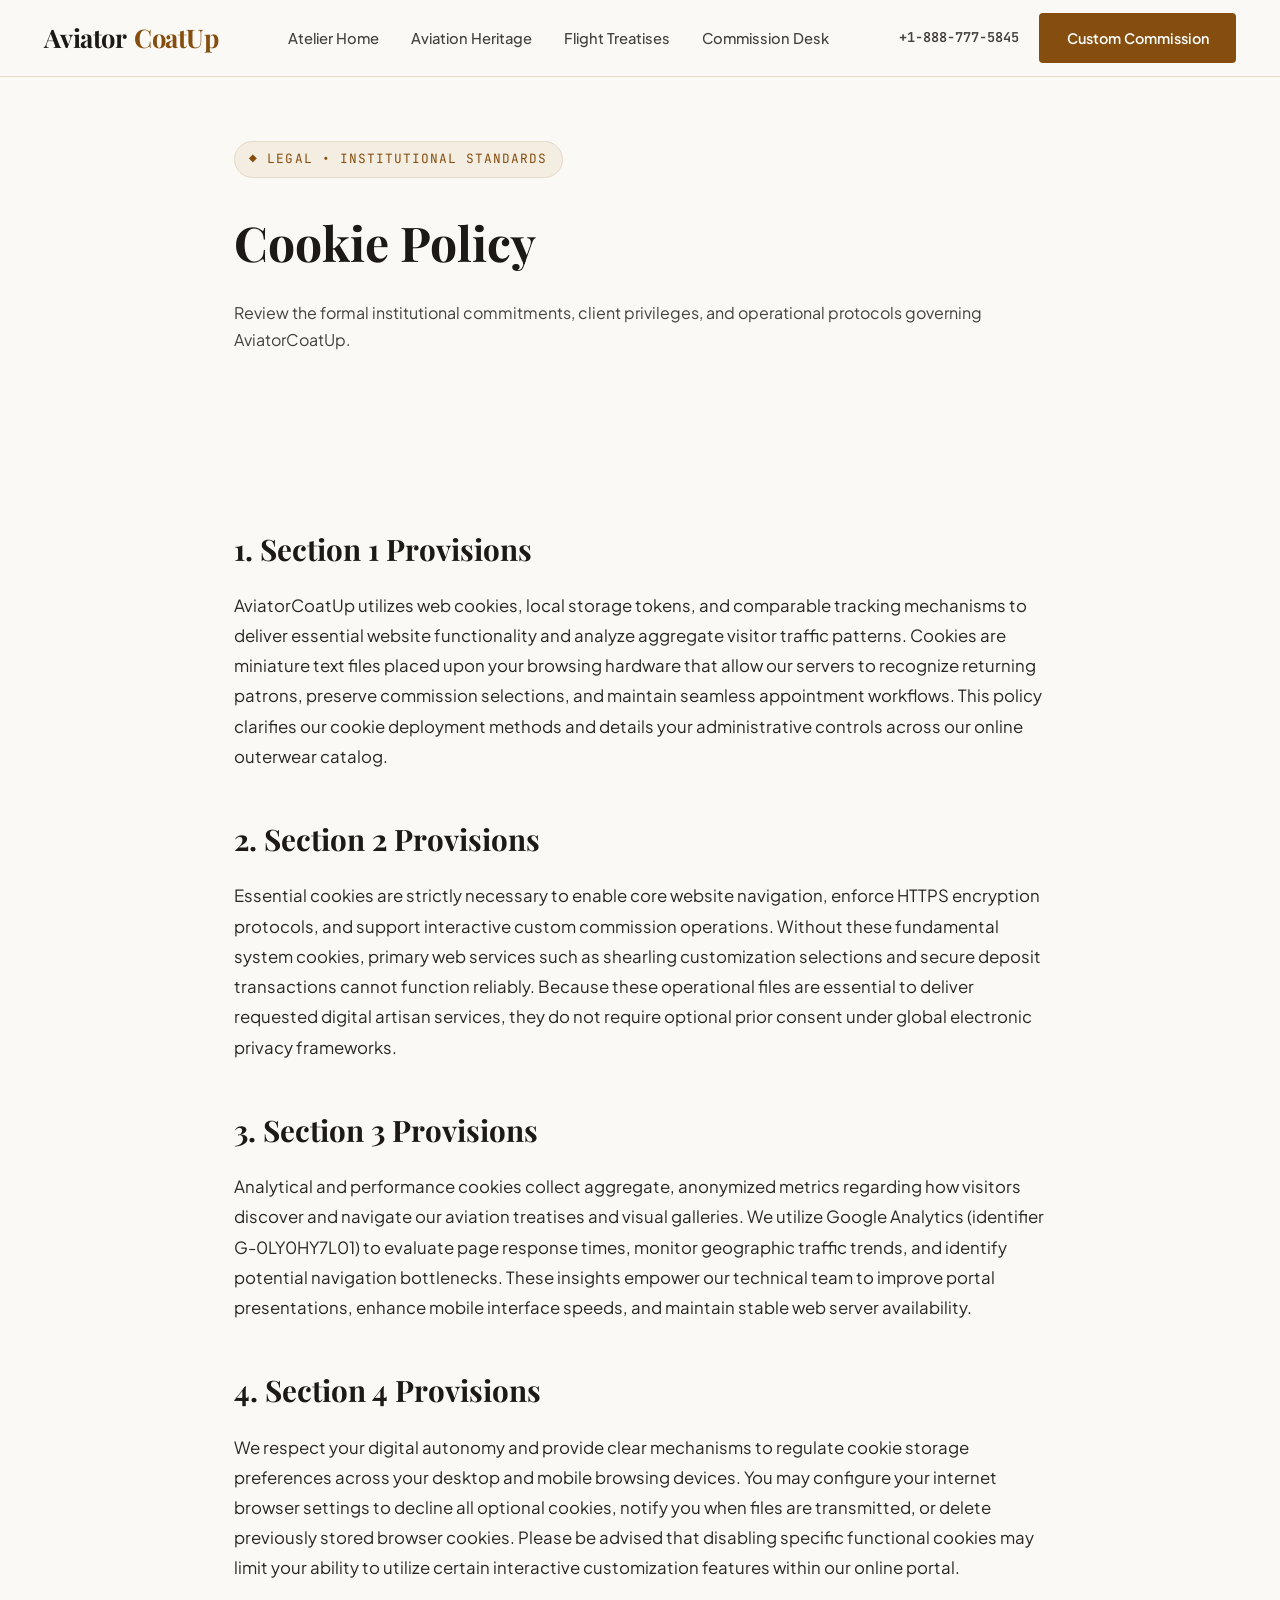
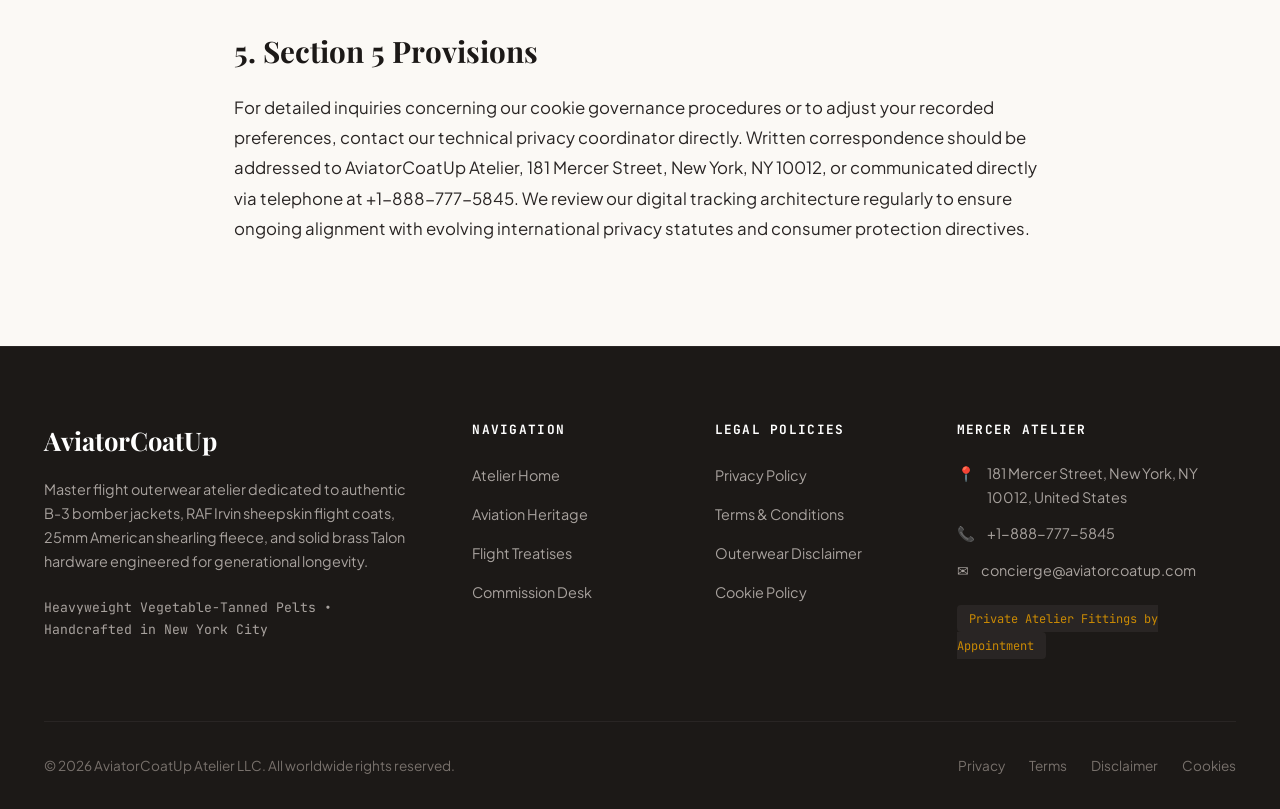
<file: cookie-policy.html>
<!DOCTYPE html>
<html lang="en">
<head>
  <meta charset="UTF-8">
  <meta name="viewport" content="width=device-width, initial-scale=1.0">
  <title>Cookie Policy & Telemetry Controls | AviatorCoatUp</title>
  <meta name="description" content="Detailed explanation of cookie utilization, analytical tracking, and client controls at AviatorCoatUp.">
  <link rel="canonical" href="https://aviatorcoatup.com/cookie-policy.html">
  <link rel="preconnect" href="https://fonts.googleapis.com">
  <link rel="preconnect" href="https://fonts.gstatic.com" crossorigin>
  <link href="https://fonts.googleapis.com/css2?family=JetBrains+Mono:wght@400;500;600&family=Playfair+Display:ital,wght@0,500;0,600;0,700;1,600&family=Plus+Jakarta+Sans:wght@400;500;600;700&display=swap" rel="stylesheet">
  <!-- Google Analytics Tag G-0LY0HY7L01 -->
  <script async src="https://www.googletagmanager.com/gtag/js?id=G-0LY0HY7L01"></script>
  <script>
    window.dataLayer = window.dataLayer || [];
    function gtag(){dataLayer.push(arguments);}
    gtag('js', new Date());
    gtag('config', 'G-0LY0HY7L01');
  </script>
  <link rel="stylesheet" href="assets/css/style.css">
</head>
<body>

<header class="site-header">
  <div class="header-inner">
    <a href="index.php" class="brand-logo">
      Aviator<span>CoatUp</span>
    </a>
    <ul class="nav-links">
      <li><a href="index.php" class="">Atelier Home</a></li>
      <li><a href="about.html" class="">Aviation Heritage</a></li>
      <li><a href="blog.html" class="">Flight Treatises</a></li>
      <li><a href="contact.html" class="">Commission Desk</a></li>
    </ul>
    <div class="header-cta">
      <a href="tel:+18887775845" style="font-family:var(--font-mono);font-size:0.85rem;font-weight:600;color:var(--color-slate-700);">+1-888-777-5845</a>
      <a href="contact.html" class="btn btn-primary">Custom Commission</a>
      <button class="mobile-toggle" id="mobile-toggle" aria-label="Toggle navigation menu">
        <span></span>
        <span></span>
        <span></span>
      </button>
    </div>
  </div>
</header>
<div class="mobile-drawer" id="mobile-drawer">
  <ul class="mobile-drawer-nav">
    <li><a href="index.php">Atelier Home</a></li>
    <li><a href="about.html">Aviation Heritage</a></li>
    <li><a href="blog.html">Flight Treatises</a></li>
    <li><a href="contact.html">Commission Desk</a></li>
    <li style="margin-top:2rem;padding-top:1.5rem;border-top:1px solid var(--color-border);">
      <p style="font-family:var(--font-mono);font-size:0.85rem;color:var(--color-slate-600);margin-bottom:0.5rem;">Direct Telephone:</p>
      <a href="tel:+18887775845" style="font-size:1.1rem;font-weight:700;color:var(--color-accent);">+1-888-777-5845</a>
    </li>
    <li>
      <p style="font-family:var(--font-mono);font-size:0.85rem;color:var(--color-slate-600);margin-bottom:0.5rem;">Atelier Gallery:</p>
      <p style="font-size:0.95rem;color:var(--color-slate-800);">181 Mercer Street, New York, NY 10012, United States</p>
    </li>
  </ul>
</div>

<section class="hero" style="padding:4rem 0 3rem;">
  <div class="container-narrow">
    <span class="hero-badge">&#9670; Legal &bull; Institutional Standards</span>
    <h1 style="font-family:var(--font-serif);font-size:3rem;margin-bottom:1rem;color:var(--color-slate-900);">Cookie Policy</h1>
    <p class="hero-lead">
      Review the formal institutional commitments, client privileges, and operational protocols governing AviatorCoatUp.
    </p>
  </div>
</section>

<section class="section">
  <div class="container-narrow article-content">
    <h2>1. Section 1 Provisions</h2>
    <p>
      AviatorCoatUp utilizes web cookies, local storage tokens, and comparable tracking
      mechanisms to deliver essential website functionality and analyze aggregate visitor
      traffic patterns. Cookies are miniature text files placed upon your browsing hardware that
      allow our servers to recognize returning patrons, preserve commission selections, and
      maintain seamless appointment workflows. This policy clarifies our cookie deployment
      methods and details your administrative controls across our online outerwear catalog.
    </p>
    <h2>2. Section 2 Provisions</h2>
    <p>
      Essential cookies are strictly necessary to enable core website navigation, enforce HTTPS
      encryption protocols, and support interactive custom commission operations. Without these
      fundamental system cookies, primary web services such as shearling customization
      selections and secure deposit transactions cannot function reliably. Because these
      operational files are essential to deliver requested digital artisan services, they do not
      require optional prior consent under global electronic privacy frameworks.
    </p>
    <h2>3. Section 3 Provisions</h2>
    <p>
      Analytical and performance cookies collect aggregate, anonymized metrics regarding how
      visitors discover and navigate our aviation treatises and visual galleries. We utilize
      Google Analytics (identifier G-0LY0HY7L01) to evaluate page response times, monitor
      geographic traffic trends, and identify potential navigation bottlenecks. These insights
      empower our technical team to improve portal presentations, enhance mobile interface
      speeds, and maintain stable web server availability.
    </p>
    <h2>4. Section 4 Provisions</h2>
    <p>
      We respect your digital autonomy and provide clear mechanisms to regulate cookie storage
      preferences across your desktop and mobile browsing devices. You may configure your
      internet browser settings to decline all optional cookies, notify you when files are
      transmitted, or delete previously stored browser cookies. Please be advised that disabling
      specific functional cookies may limit your ability to utilize certain interactive
      customization features within our online portal.
    </p>
    <h2>5. Section 5 Provisions</h2>
    <p>
      For detailed inquiries concerning our cookie governance procedures or to adjust your
      recorded preferences, contact our technical privacy coordinator directly. Written
      correspondence should be addressed to AviatorCoatUp Atelier, 181 Mercer Street, New York,
      NY 10012, or communicated directly via telephone at +1-888-777-5845. We review our digital
      tracking architecture regularly to ensure ongoing alignment with evolving international
      privacy statutes and consumer protection directives.
    </p>
  </div>
</section>

<footer class="site-footer">
  <div class="container">
    <div class="footer-grid">
      <div class="footer-brand">
        <h3>AviatorCoatUp</h3>
        <p>
          Master flight outerwear atelier dedicated to authentic B-3 bomber jackets, RAF Irvin sheepskin flight coats, 25mm American shearling fleece, and solid brass Talon hardware engineered for generational longevity.
        </p>
        <p style="font-family:var(--font-mono);font-size:0.82rem;color:#A8A29E;">
          Heavyweight Vegetable-Tanned Pelts &bull; Handcrafted in New York City
        </p>
      </div>
      <div class="footer-col">
        <h4>Navigation</h4>
        <ul>
          <li><a href="index.php">Atelier Home</a></li>
          <li><a href="about.html">Aviation Heritage</a></li>
          <li><a href="blog.html">Flight Treatises</a></li>
          <li><a href="contact.html">Commission Desk</a></li>
        </ul>
      </div>
      <div class="footer-col">
        <h4>Legal Policies</h4>
        <ul>
          <li><a href="privacy-policy.html">Privacy Policy</a></li>
          <li><a href="terms-and-conditions.html">Terms &amp; Conditions</a></li>
          <li><a href="disclaimer.html">Outerwear Disclaimer</a></li>
          <li><a href="cookie-policy.html">Cookie Policy</a></li>
        </ul>
      </div>
      <div class="footer-col">
        <h4>Mercer Atelier</h4>
        <div class="footer-contact-item">
          <span>&#128205;</span>
          <span>181 Mercer Street, New York, NY 10012, United States</span>
        </div>
        <div class="footer-contact-item">
          <span>&#128222;</span>
          <span><a href="tel:+18887775845">+1-888-777-5845</a></span>
        </div>
        <div class="footer-contact-item">
          <span>&#9993;</span>
          <span>concierge@aviatorcoatup.com</span>
        </div>
        <div style="margin-top:1.25rem;">
          <span style="font-family:var(--font-mono);font-size:0.75rem;background:#292524;padding:0.35rem 0.75rem;border-radius:var(--radius-sm);color:#CA8A04;">
            Private Atelier Fittings by Appointment
          </span>
        </div>
      </div>
    </div>
    <div class="footer-bottom">
      <div>&copy; 2026 AviatorCoatUp Atelier LLC. All worldwide rights reserved.</div>
      <div style="display:flex;gap:1.5rem;">
        <a href="privacy-policy.html">Privacy</a>
        <a href="terms-and-conditions.html">Terms</a>
        <a href="disclaimer.html">Disclaimer</a>
        <a href="cookie-policy.html">Cookies</a>
      </div>
    </div>
  </div>
</footer>
<script src="assets/js/main.js"></script>
</body>
</html>
</file>
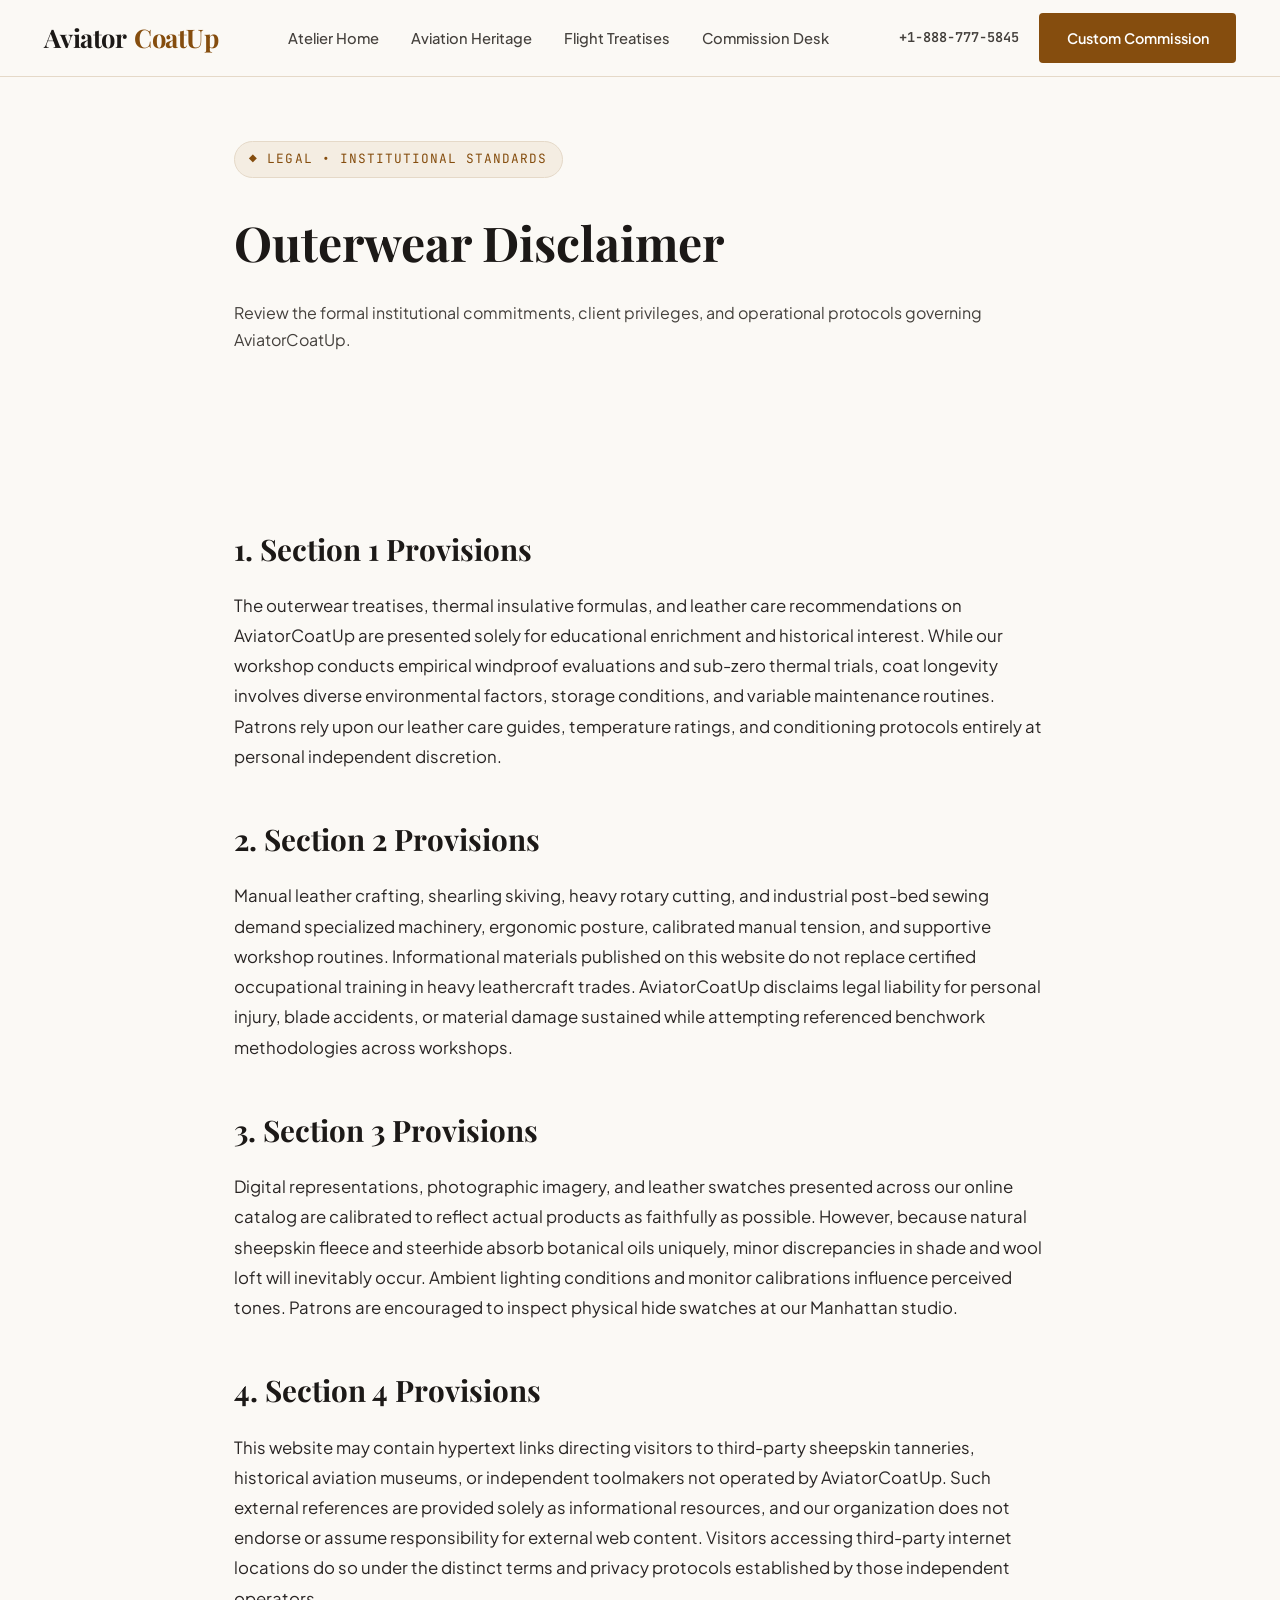
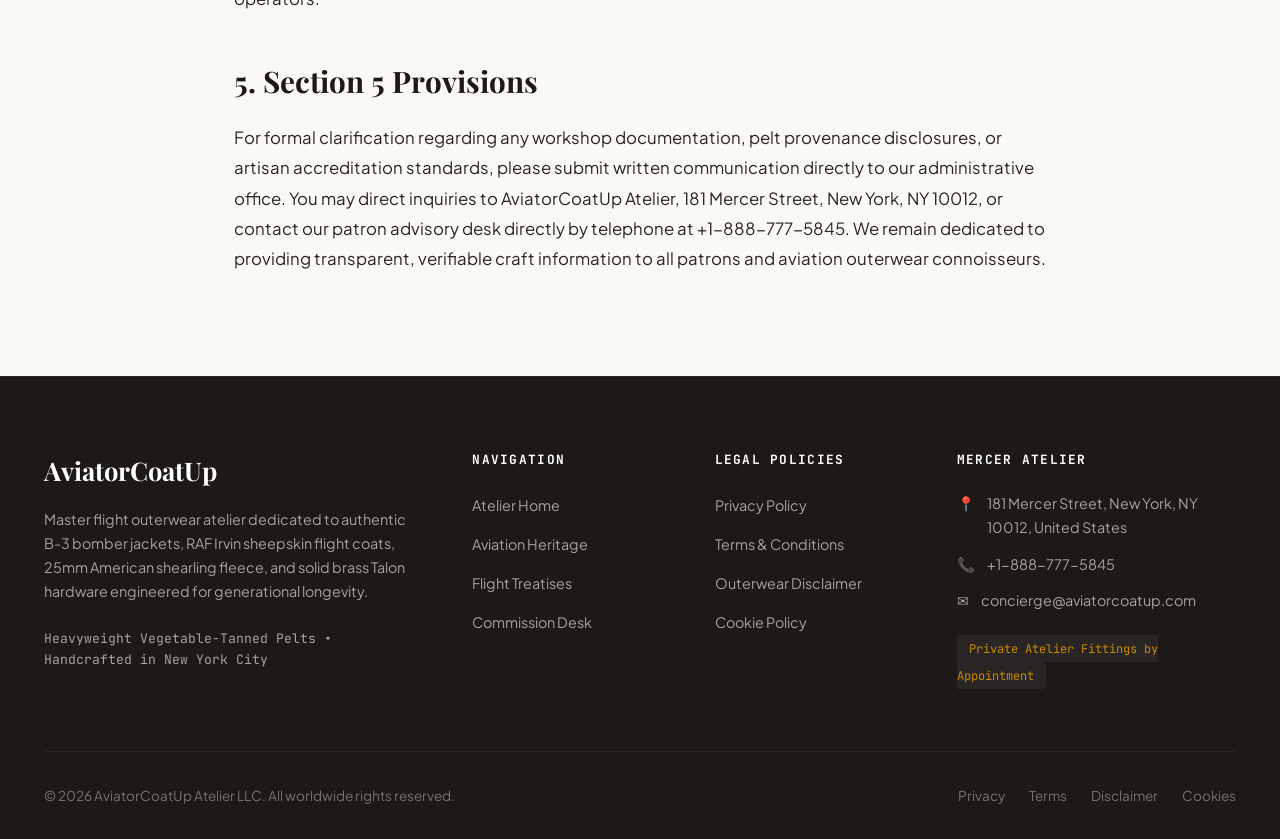
<file: disclaimer.html>
<!DOCTYPE html>
<html lang="en">
<head>
  <meta charset="UTF-8">
  <meta name="viewport" content="width=device-width, initial-scale=1.0">
  <title>Outerwear Craftsmanship & Material Disclaimer | AviatorCoatUp</title>
  <meta name="description" content="Official outerwear craftsmanship, workshop safety, and natural leather variation disclaimers for AviatorCoatUp.">
  <link rel="canonical" href="https://aviatorcoatup.com/disclaimer.html">
  <link rel="preconnect" href="https://fonts.googleapis.com">
  <link rel="preconnect" href="https://fonts.gstatic.com" crossorigin>
  <link href="https://fonts.googleapis.com/css2?family=JetBrains+Mono:wght@400;500;600&family=Playfair+Display:ital,wght@0,500;0,600;0,700;1,600&family=Plus+Jakarta+Sans:wght@400;500;600;700&display=swap" rel="stylesheet">
  <!-- Google Analytics Tag G-0LY0HY7L01 -->
  <script async src="https://www.googletagmanager.com/gtag/js?id=G-0LY0HY7L01"></script>
  <script>
    window.dataLayer = window.dataLayer || [];
    function gtag(){dataLayer.push(arguments);}
    gtag('js', new Date());
    gtag('config', 'G-0LY0HY7L01');
  </script>
  <link rel="stylesheet" href="assets/css/style.css">
</head>
<body>

<header class="site-header">
  <div class="header-inner">
    <a href="index.php" class="brand-logo">
      Aviator<span>CoatUp</span>
    </a>
    <ul class="nav-links">
      <li><a href="index.php" class="">Atelier Home</a></li>
      <li><a href="about.html" class="">Aviation Heritage</a></li>
      <li><a href="blog.html" class="">Flight Treatises</a></li>
      <li><a href="contact.html" class="">Commission Desk</a></li>
    </ul>
    <div class="header-cta">
      <a href="tel:+18887775845" style="font-family:var(--font-mono);font-size:0.85rem;font-weight:600;color:var(--color-slate-700);">+1-888-777-5845</a>
      <a href="contact.html" class="btn btn-primary">Custom Commission</a>
      <button class="mobile-toggle" id="mobile-toggle" aria-label="Toggle navigation menu">
        <span></span>
        <span></span>
        <span></span>
      </button>
    </div>
  </div>
</header>
<div class="mobile-drawer" id="mobile-drawer">
  <ul class="mobile-drawer-nav">
    <li><a href="index.php">Atelier Home</a></li>
    <li><a href="about.html">Aviation Heritage</a></li>
    <li><a href="blog.html">Flight Treatises</a></li>
    <li><a href="contact.html">Commission Desk</a></li>
    <li style="margin-top:2rem;padding-top:1.5rem;border-top:1px solid var(--color-border);">
      <p style="font-family:var(--font-mono);font-size:0.85rem;color:var(--color-slate-600);margin-bottom:0.5rem;">Direct Telephone:</p>
      <a href="tel:+18887775845" style="font-size:1.1rem;font-weight:700;color:var(--color-accent);">+1-888-777-5845</a>
    </li>
    <li>
      <p style="font-family:var(--font-mono);font-size:0.85rem;color:var(--color-slate-600);margin-bottom:0.5rem;">Atelier Gallery:</p>
      <p style="font-size:0.95rem;color:var(--color-slate-800);">181 Mercer Street, New York, NY 10012, United States</p>
    </li>
  </ul>
</div>

<section class="hero" style="padding:4rem 0 3rem;">
  <div class="container-narrow">
    <span class="hero-badge">&#9670; Legal &bull; Institutional Standards</span>
    <h1 style="font-family:var(--font-serif);font-size:3rem;margin-bottom:1rem;color:var(--color-slate-900);">Outerwear Disclaimer</h1>
    <p class="hero-lead">
      Review the formal institutional commitments, client privileges, and operational protocols governing AviatorCoatUp.
    </p>
  </div>
</section>

<section class="section">
  <div class="container-narrow article-content">
    <h2>1. Section 1 Provisions</h2>
    <p>
      The outerwear treatises, thermal insulative formulas, and leather care recommendations on
      AviatorCoatUp are presented solely for educational enrichment and historical interest.
      While our workshop conducts empirical windproof evaluations and sub-zero thermal trials,
      coat longevity involves diverse environmental factors, storage conditions, and variable
      maintenance routines. Patrons rely upon our leather care guides, temperature ratings, and
      conditioning protocols entirely at personal independent discretion.
    </p>
    <h2>2. Section 2 Provisions</h2>
    <p>
      Manual leather crafting, shearling skiving, heavy rotary cutting, and industrial post-bed
      sewing demand specialized machinery, ergonomic posture, calibrated manual tension, and
      supportive workshop routines. Informational materials published on this website do not
      replace certified occupational training in heavy leathercraft trades. AviatorCoatUp
      disclaims legal liability for personal injury, blade accidents, or material damage
      sustained while attempting referenced benchwork methodologies across workshops.
    </p>
    <h2>3. Section 3 Provisions</h2>
    <p>
      Digital representations, photographic imagery, and leather swatches presented across our
      online catalog are calibrated to reflect actual products as faithfully as possible.
      However, because natural sheepskin fleece and steerhide absorb botanical oils uniquely,
      minor discrepancies in shade and wool loft will inevitably occur. Ambient lighting
      conditions and monitor calibrations influence perceived tones. Patrons are encouraged to
      inspect physical hide swatches at our Manhattan studio.
    </p>
    <h2>4. Section 4 Provisions</h2>
    <p>
      This website may contain hypertext links directing visitors to third-party sheepskin
      tanneries, historical aviation museums, or independent toolmakers not operated by
      AviatorCoatUp. Such external references are provided solely as informational resources,
      and our organization does not endorse or assume responsibility for external web content.
      Visitors accessing third-party internet locations do so under the distinct terms and
      privacy protocols established by those independent operators.
    </p>
    <h2>5. Section 5 Provisions</h2>
    <p>
      For formal clarification regarding any workshop documentation, pelt provenance
      disclosures, or artisan accreditation standards, please submit written communication
      directly to our administrative office. You may direct inquiries to AviatorCoatUp Atelier,
      181 Mercer Street, New York, NY 10012, or contact our patron advisory desk directly by
      telephone at +1-888-777-5845. We remain dedicated to providing transparent, verifiable
      craft information to all patrons and aviation outerwear connoisseurs.
    </p>
  </div>
</section>

<footer class="site-footer">
  <div class="container">
    <div class="footer-grid">
      <div class="footer-brand">
        <h3>AviatorCoatUp</h3>
        <p>
          Master flight outerwear atelier dedicated to authentic B-3 bomber jackets, RAF Irvin sheepskin flight coats, 25mm American shearling fleece, and solid brass Talon hardware engineered for generational longevity.
        </p>
        <p style="font-family:var(--font-mono);font-size:0.82rem;color:#A8A29E;">
          Heavyweight Vegetable-Tanned Pelts &bull; Handcrafted in New York City
        </p>
      </div>
      <div class="footer-col">
        <h4>Navigation</h4>
        <ul>
          <li><a href="index.php">Atelier Home</a></li>
          <li><a href="about.html">Aviation Heritage</a></li>
          <li><a href="blog.html">Flight Treatises</a></li>
          <li><a href="contact.html">Commission Desk</a></li>
        </ul>
      </div>
      <div class="footer-col">
        <h4>Legal Policies</h4>
        <ul>
          <li><a href="privacy-policy.html">Privacy Policy</a></li>
          <li><a href="terms-and-conditions.html">Terms &amp; Conditions</a></li>
          <li><a href="disclaimer.html">Outerwear Disclaimer</a></li>
          <li><a href="cookie-policy.html">Cookie Policy</a></li>
        </ul>
      </div>
      <div class="footer-col">
        <h4>Mercer Atelier</h4>
        <div class="footer-contact-item">
          <span>&#128205;</span>
          <span>181 Mercer Street, New York, NY 10012, United States</span>
        </div>
        <div class="footer-contact-item">
          <span>&#128222;</span>
          <span><a href="tel:+18887775845">+1-888-777-5845</a></span>
        </div>
        <div class="footer-contact-item">
          <span>&#9993;</span>
          <span>concierge@aviatorcoatup.com</span>
        </div>
        <div style="margin-top:1.25rem;">
          <span style="font-family:var(--font-mono);font-size:0.75rem;background:#292524;padding:0.35rem 0.75rem;border-radius:var(--radius-sm);color:#CA8A04;">
            Private Atelier Fittings by Appointment
          </span>
        </div>
      </div>
    </div>
    <div class="footer-bottom">
      <div>&copy; 2026 AviatorCoatUp Atelier LLC. All worldwide rights reserved.</div>
      <div style="display:flex;gap:1.5rem;">
        <a href="privacy-policy.html">Privacy</a>
        <a href="terms-and-conditions.html">Terms</a>
        <a href="disclaimer.html">Disclaimer</a>
        <a href="cookie-policy.html">Cookies</a>
      </div>
    </div>
  </div>
</footer>
<script src="assets/js/main.js"></script>
</body>
</html>
</file>
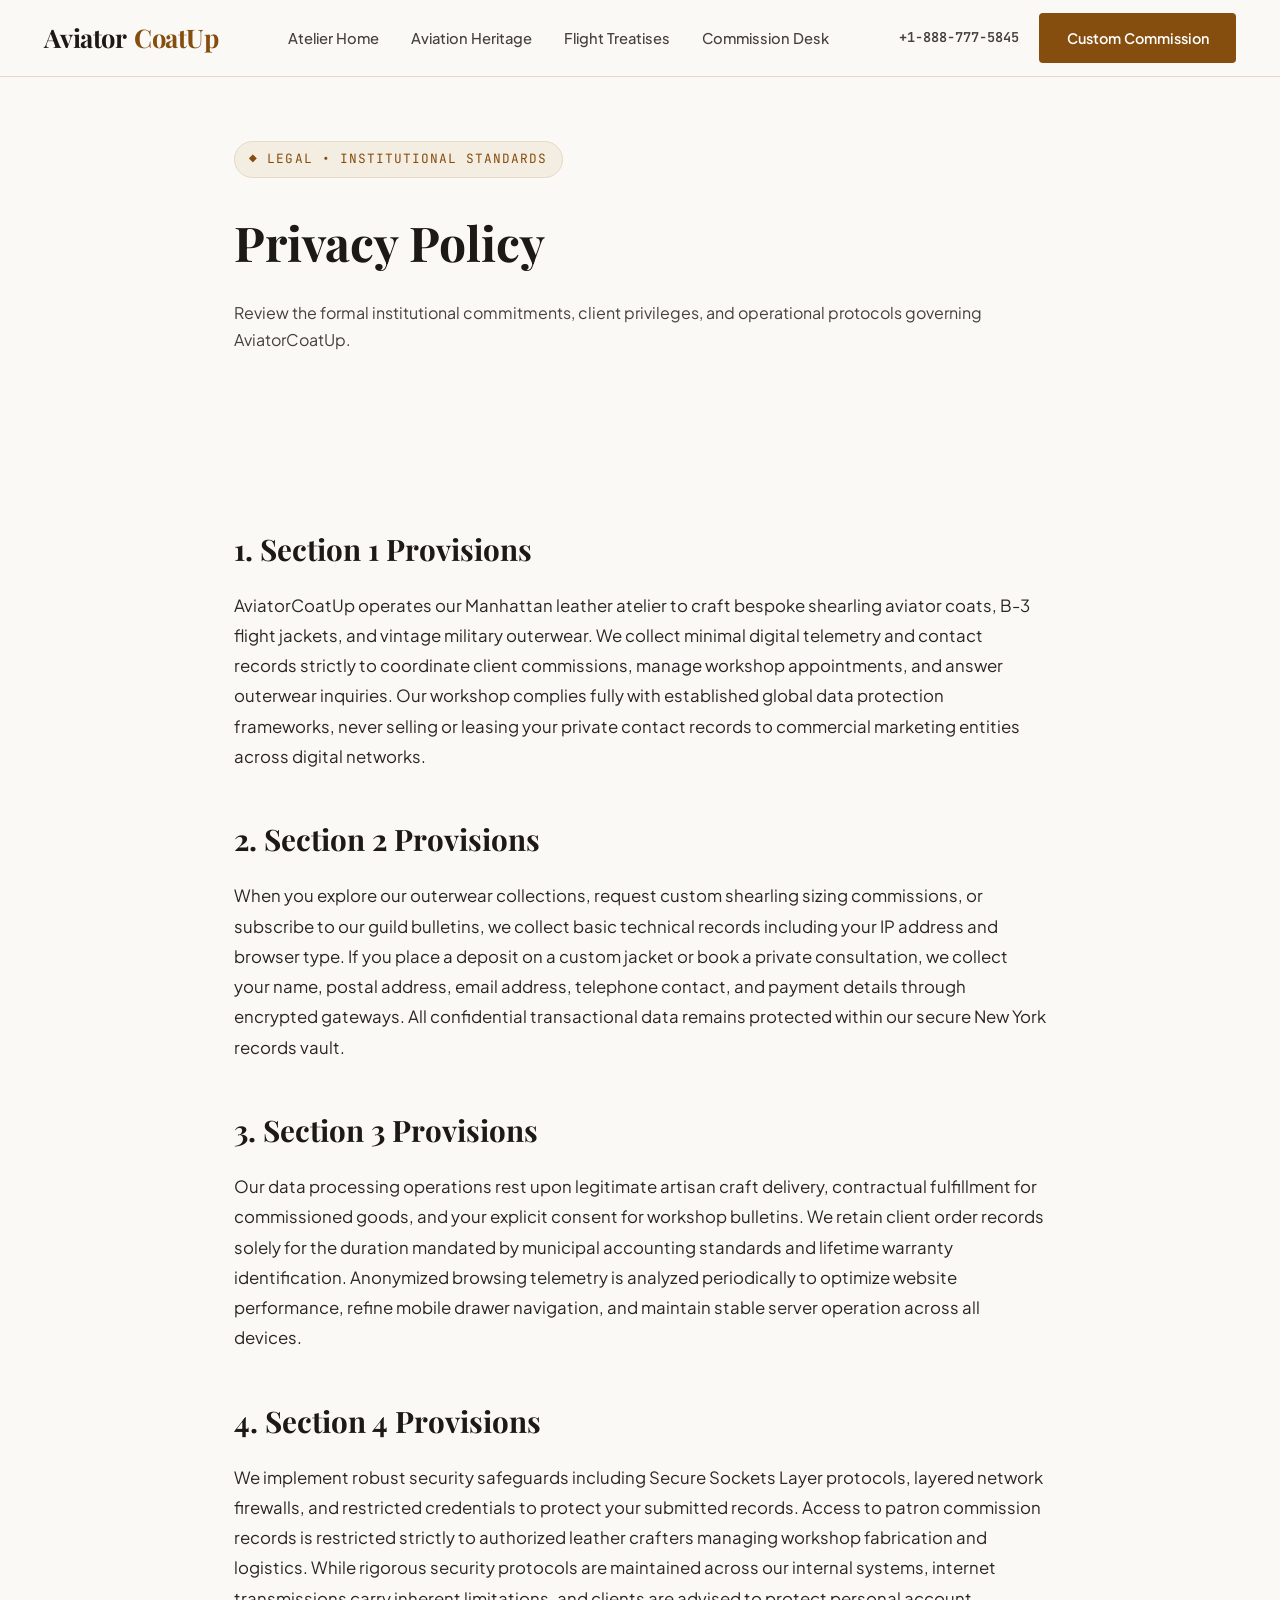
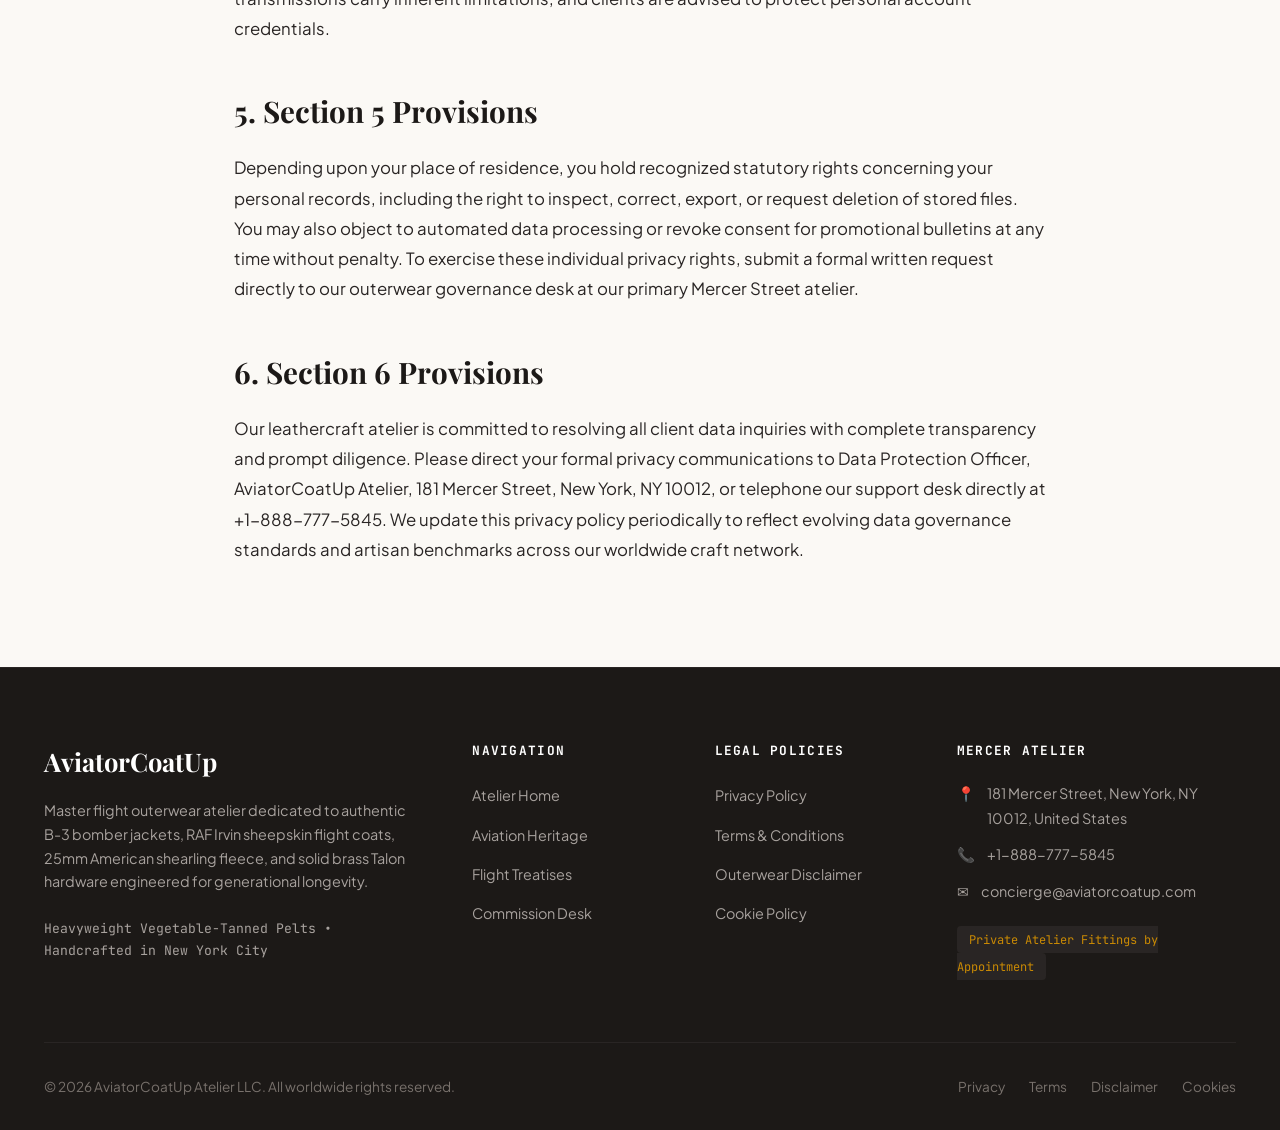
<file: privacy-policy.html>
<!DOCTYPE html>
<html lang="en">
<head>
  <meta charset="UTF-8">
  <meta name="viewport" content="width=device-width, initial-scale=1.0">
  <title>Privacy Policy & Client Data Protection | AviatorCoatUp</title>
  <meta name="description" content="Comprehensive privacy policy and client data confidentiality terms for AviatorCoatUp at 181 Mercer Street, New York.">
  <link rel="canonical" href="https://aviatorcoatup.com/privacy-policy.html">
  <link rel="preconnect" href="https://fonts.googleapis.com">
  <link rel="preconnect" href="https://fonts.gstatic.com" crossorigin>
  <link href="https://fonts.googleapis.com/css2?family=JetBrains+Mono:wght@400;500;600&family=Playfair+Display:ital,wght@0,500;0,600;0,700;1,600&family=Plus+Jakarta+Sans:wght@400;500;600;700&display=swap" rel="stylesheet">
  <!-- Google Analytics Tag G-0LY0HY7L01 -->
  <script async src="https://www.googletagmanager.com/gtag/js?id=G-0LY0HY7L01"></script>
  <script>
    window.dataLayer = window.dataLayer || [];
    function gtag(){dataLayer.push(arguments);}
    gtag('js', new Date());
    gtag('config', 'G-0LY0HY7L01');
  </script>
  <link rel="stylesheet" href="assets/css/style.css">
</head>
<body>

<header class="site-header">
  <div class="header-inner">
    <a href="index.php" class="brand-logo">
      Aviator<span>CoatUp</span>
    </a>
    <ul class="nav-links">
      <li><a href="index.php" class="">Atelier Home</a></li>
      <li><a href="about.html" class="">Aviation Heritage</a></li>
      <li><a href="blog.html" class="">Flight Treatises</a></li>
      <li><a href="contact.html" class="">Commission Desk</a></li>
    </ul>
    <div class="header-cta">
      <a href="tel:+18887775845" style="font-family:var(--font-mono);font-size:0.85rem;font-weight:600;color:var(--color-slate-700);">+1-888-777-5845</a>
      <a href="contact.html" class="btn btn-primary">Custom Commission</a>
      <button class="mobile-toggle" id="mobile-toggle" aria-label="Toggle navigation menu">
        <span></span>
        <span></span>
        <span></span>
      </button>
    </div>
  </div>
</header>
<div class="mobile-drawer" id="mobile-drawer">
  <ul class="mobile-drawer-nav">
    <li><a href="index.php">Atelier Home</a></li>
    <li><a href="about.html">Aviation Heritage</a></li>
    <li><a href="blog.html">Flight Treatises</a></li>
    <li><a href="contact.html">Commission Desk</a></li>
    <li style="margin-top:2rem;padding-top:1.5rem;border-top:1px solid var(--color-border);">
      <p style="font-family:var(--font-mono);font-size:0.85rem;color:var(--color-slate-600);margin-bottom:0.5rem;">Direct Telephone:</p>
      <a href="tel:+18887775845" style="font-size:1.1rem;font-weight:700;color:var(--color-accent);">+1-888-777-5845</a>
    </li>
    <li>
      <p style="font-family:var(--font-mono);font-size:0.85rem;color:var(--color-slate-600);margin-bottom:0.5rem;">Atelier Gallery:</p>
      <p style="font-size:0.95rem;color:var(--color-slate-800);">181 Mercer Street, New York, NY 10012, United States</p>
    </li>
  </ul>
</div>

<section class="hero" style="padding:4rem 0 3rem;">
  <div class="container-narrow">
    <span class="hero-badge">&#9670; Legal &bull; Institutional Standards</span>
    <h1 style="font-family:var(--font-serif);font-size:3rem;margin-bottom:1rem;color:var(--color-slate-900);">Privacy Policy</h1>
    <p class="hero-lead">
      Review the formal institutional commitments, client privileges, and operational protocols governing AviatorCoatUp.
    </p>
  </div>
</section>

<section class="section">
  <div class="container-narrow article-content">
    <h2>1. Section 1 Provisions</h2>
    <p>
      AviatorCoatUp operates our Manhattan leather atelier to craft bespoke shearling aviator
      coats, B-3 flight jackets, and vintage military outerwear. We collect minimal digital
      telemetry and contact records strictly to coordinate client commissions, manage workshop
      appointments, and answer outerwear inquiries. Our workshop complies fully with established
      global data protection frameworks, never selling or leasing your private contact records
      to commercial marketing entities across digital networks.
    </p>
    <h2>2. Section 2 Provisions</h2>
    <p>
      When you explore our outerwear collections, request custom shearling sizing commissions,
      or subscribe to our guild bulletins, we collect basic technical records including your IP
      address and browser type. If you place a deposit on a custom jacket or book a private
      consultation, we collect your name, postal address, email address, telephone contact, and
      payment details through encrypted gateways. All confidential transactional data remains
      protected within our secure New York records vault.
    </p>
    <h2>3. Section 3 Provisions</h2>
    <p>
      Our data processing operations rest upon legitimate artisan craft delivery, contractual
      fulfillment for commissioned goods, and your explicit consent for workshop bulletins. We
      retain client order records solely for the duration mandated by municipal accounting
      standards and lifetime warranty identification. Anonymized browsing telemetry is analyzed
      periodically to optimize website performance, refine mobile drawer navigation, and
      maintain stable server operation across all devices.
    </p>
    <h2>4. Section 4 Provisions</h2>
    <p>
      We implement robust security safeguards including Secure Sockets Layer protocols, layered
      network firewalls, and restricted credentials to protect your submitted records. Access to
      patron commission records is restricted strictly to authorized leather crafters managing
      workshop fabrication and logistics. While rigorous security protocols are maintained
      across our internal systems, internet transmissions carry inherent limitations, and
      clients are advised to protect personal account credentials.
    </p>
    <h2>5. Section 5 Provisions</h2>
    <p>
      Depending upon your place of residence, you hold recognized statutory rights concerning
      your personal records, including the right to inspect, correct, export, or request
      deletion of stored files. You may also object to automated data processing or revoke
      consent for promotional bulletins at any time without penalty. To exercise these
      individual privacy rights, submit a formal written request directly to our outerwear
      governance desk at our primary Mercer Street atelier.
    </p>
    <h2>6. Section 6 Provisions</h2>
    <p>
      Our leathercraft atelier is committed to resolving all client data inquiries with complete
      transparency and prompt diligence. Please direct your formal privacy communications to
      Data Protection Officer, AviatorCoatUp Atelier, 181 Mercer Street, New York, NY 10012, or
      telephone our support desk directly at +1-888-777-5845. We update this privacy policy
      periodically to reflect evolving data governance standards and artisan benchmarks across
      our worldwide craft network.
    </p>
  </div>
</section>

<footer class="site-footer">
  <div class="container">
    <div class="footer-grid">
      <div class="footer-brand">
        <h3>AviatorCoatUp</h3>
        <p>
          Master flight outerwear atelier dedicated to authentic B-3 bomber jackets, RAF Irvin sheepskin flight coats, 25mm American shearling fleece, and solid brass Talon hardware engineered for generational longevity.
        </p>
        <p style="font-family:var(--font-mono);font-size:0.82rem;color:#A8A29E;">
          Heavyweight Vegetable-Tanned Pelts &bull; Handcrafted in New York City
        </p>
      </div>
      <div class="footer-col">
        <h4>Navigation</h4>
        <ul>
          <li><a href="index.php">Atelier Home</a></li>
          <li><a href="about.html">Aviation Heritage</a></li>
          <li><a href="blog.html">Flight Treatises</a></li>
          <li><a href="contact.html">Commission Desk</a></li>
        </ul>
      </div>
      <div class="footer-col">
        <h4>Legal Policies</h4>
        <ul>
          <li><a href="privacy-policy.html">Privacy Policy</a></li>
          <li><a href="terms-and-conditions.html">Terms &amp; Conditions</a></li>
          <li><a href="disclaimer.html">Outerwear Disclaimer</a></li>
          <li><a href="cookie-policy.html">Cookie Policy</a></li>
        </ul>
      </div>
      <div class="footer-col">
        <h4>Mercer Atelier</h4>
        <div class="footer-contact-item">
          <span>&#128205;</span>
          <span>181 Mercer Street, New York, NY 10012, United States</span>
        </div>
        <div class="footer-contact-item">
          <span>&#128222;</span>
          <span><a href="tel:+18887775845">+1-888-777-5845</a></span>
        </div>
        <div class="footer-contact-item">
          <span>&#9993;</span>
          <span>concierge@aviatorcoatup.com</span>
        </div>
        <div style="margin-top:1.25rem;">
          <span style="font-family:var(--font-mono);font-size:0.75rem;background:#292524;padding:0.35rem 0.75rem;border-radius:var(--radius-sm);color:#CA8A04;">
            Private Atelier Fittings by Appointment
          </span>
        </div>
      </div>
    </div>
    <div class="footer-bottom">
      <div>&copy; 2026 AviatorCoatUp Atelier LLC. All worldwide rights reserved.</div>
      <div style="display:flex;gap:1.5rem;">
        <a href="privacy-policy.html">Privacy</a>
        <a href="terms-and-conditions.html">Terms</a>
        <a href="disclaimer.html">Disclaimer</a>
        <a href="cookie-policy.html">Cookies</a>
      </div>
    </div>
  </div>
</footer>
<script src="assets/js/main.js"></script>
</body>
</html>
</file>
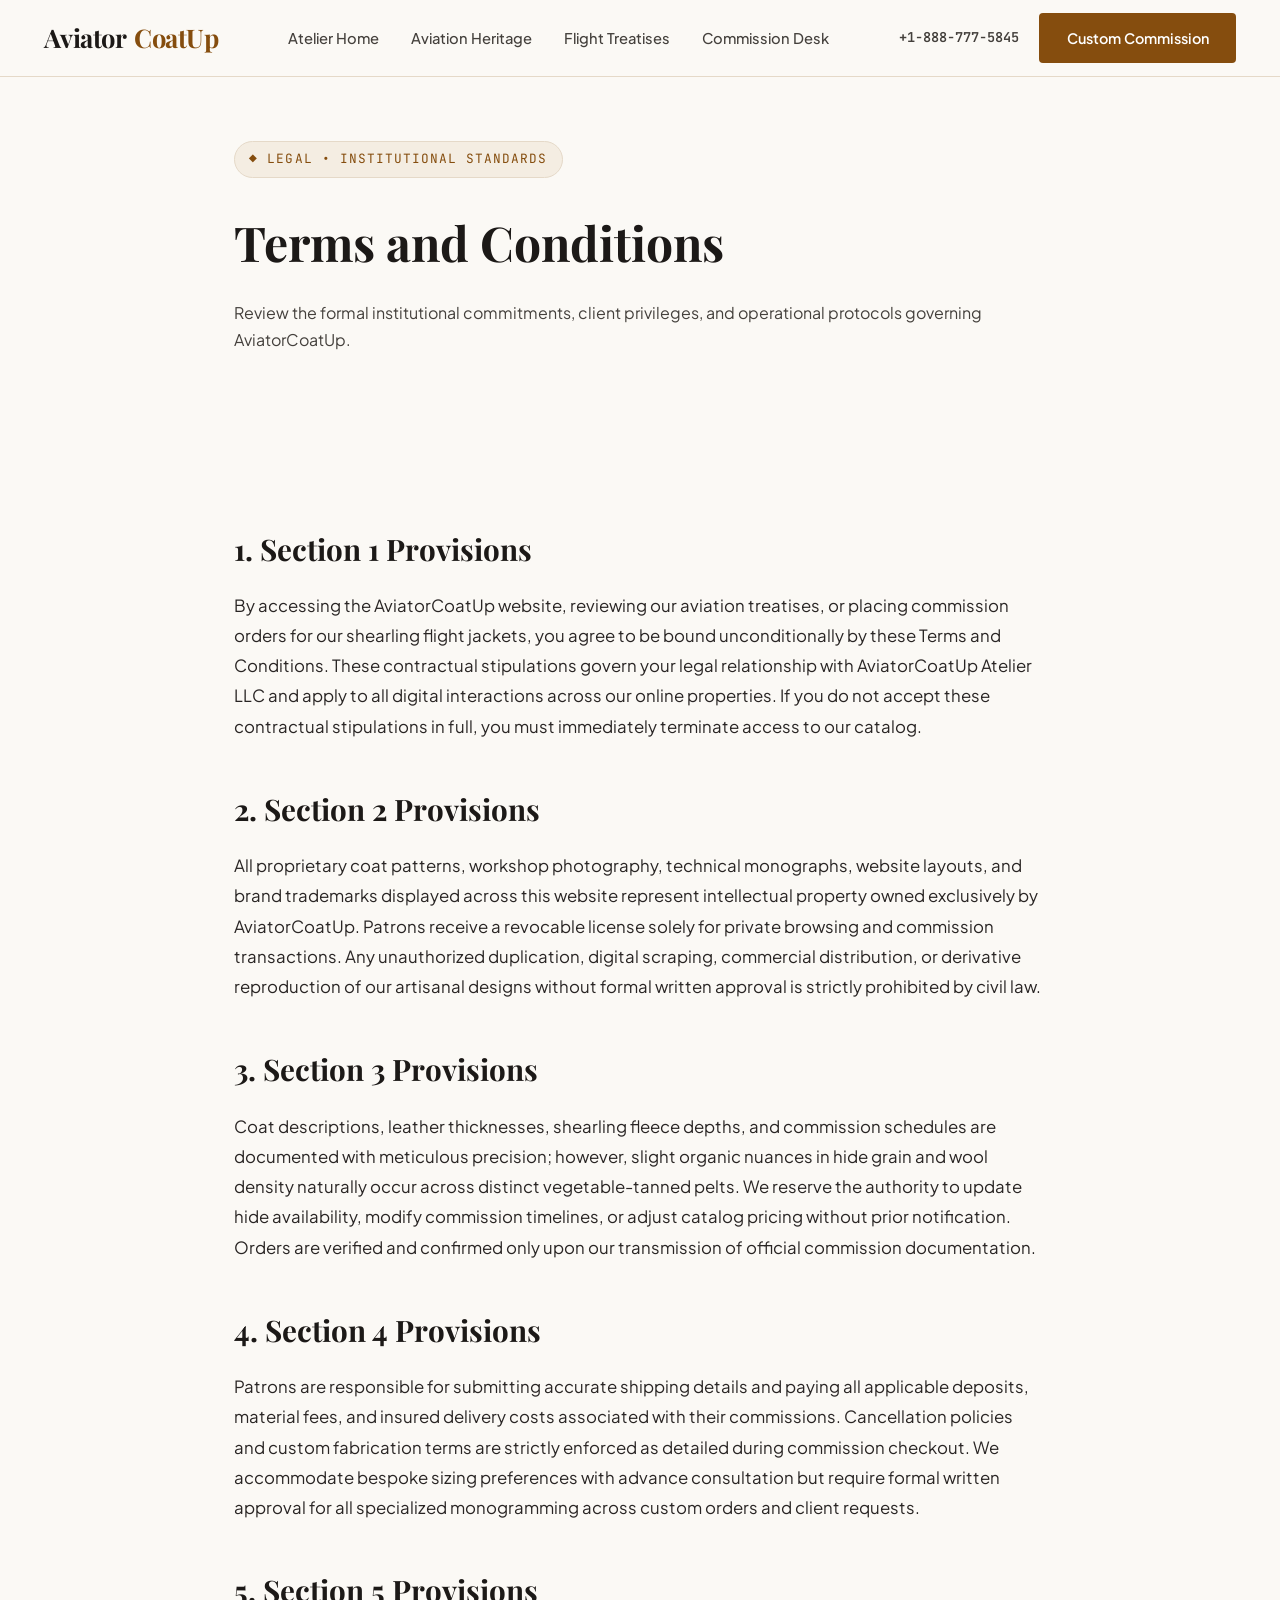
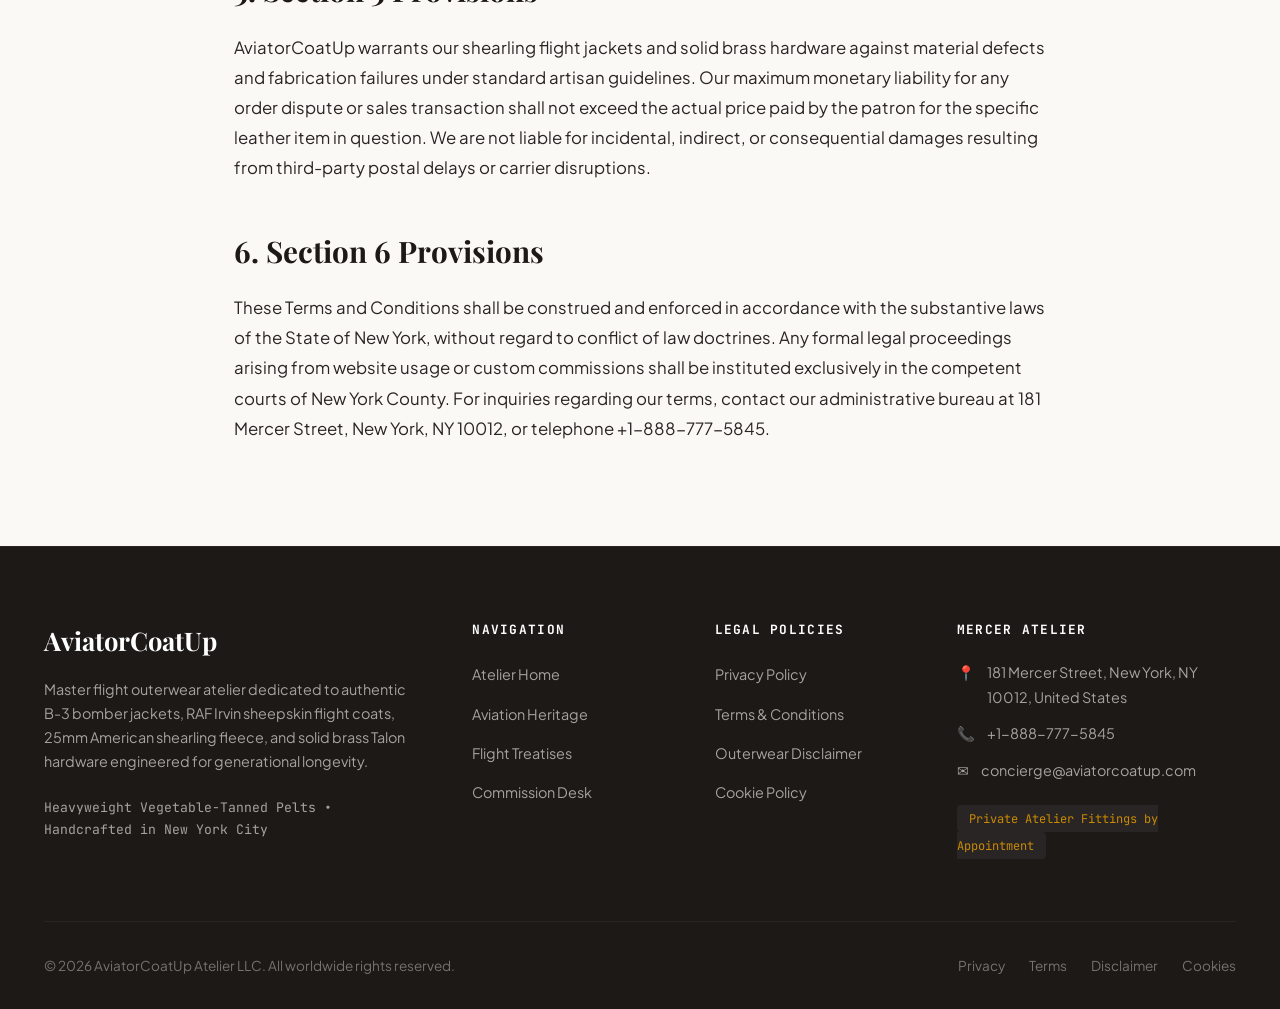
<file: terms-and-conditions.html>
<!DOCTYPE html>
<html lang="en">
<head>
  <meta charset="UTF-8">
  <meta name="viewport" content="width=device-width, initial-scale=1.0">
  <title>Terms & Conditions of Commission | AviatorCoatUp</title>
  <meta name="description" content="Official terms of service, custom commission covenants, and legal standards governing AviatorCoatUp.">
  <link rel="canonical" href="https://aviatorcoatup.com/terms-and-conditions.html">
  <link rel="preconnect" href="https://fonts.googleapis.com">
  <link rel="preconnect" href="https://fonts.gstatic.com" crossorigin>
  <link href="https://fonts.googleapis.com/css2?family=JetBrains+Mono:wght@400;500;600&family=Playfair+Display:ital,wght@0,500;0,600;0,700;1,600&family=Plus+Jakarta+Sans:wght@400;500;600;700&display=swap" rel="stylesheet">
  <!-- Google Analytics Tag G-0LY0HY7L01 -->
  <script async src="https://www.googletagmanager.com/gtag/js?id=G-0LY0HY7L01"></script>
  <script>
    window.dataLayer = window.dataLayer || [];
    function gtag(){dataLayer.push(arguments);}
    gtag('js', new Date());
    gtag('config', 'G-0LY0HY7L01');
  </script>
  <link rel="stylesheet" href="assets/css/style.css">
</head>
<body>

<header class="site-header">
  <div class="header-inner">
    <a href="index.php" class="brand-logo">
      Aviator<span>CoatUp</span>
    </a>
    <ul class="nav-links">
      <li><a href="index.php" class="">Atelier Home</a></li>
      <li><a href="about.html" class="">Aviation Heritage</a></li>
      <li><a href="blog.html" class="">Flight Treatises</a></li>
      <li><a href="contact.html" class="">Commission Desk</a></li>
    </ul>
    <div class="header-cta">
      <a href="tel:+18887775845" style="font-family:var(--font-mono);font-size:0.85rem;font-weight:600;color:var(--color-slate-700);">+1-888-777-5845</a>
      <a href="contact.html" class="btn btn-primary">Custom Commission</a>
      <button class="mobile-toggle" id="mobile-toggle" aria-label="Toggle navigation menu">
        <span></span>
        <span></span>
        <span></span>
      </button>
    </div>
  </div>
</header>
<div class="mobile-drawer" id="mobile-drawer">
  <ul class="mobile-drawer-nav">
    <li><a href="index.php">Atelier Home</a></li>
    <li><a href="about.html">Aviation Heritage</a></li>
    <li><a href="blog.html">Flight Treatises</a></li>
    <li><a href="contact.html">Commission Desk</a></li>
    <li style="margin-top:2rem;padding-top:1.5rem;border-top:1px solid var(--color-border);">
      <p style="font-family:var(--font-mono);font-size:0.85rem;color:var(--color-slate-600);margin-bottom:0.5rem;">Direct Telephone:</p>
      <a href="tel:+18887775845" style="font-size:1.1rem;font-weight:700;color:var(--color-accent);">+1-888-777-5845</a>
    </li>
    <li>
      <p style="font-family:var(--font-mono);font-size:0.85rem;color:var(--color-slate-600);margin-bottom:0.5rem;">Atelier Gallery:</p>
      <p style="font-size:0.95rem;color:var(--color-slate-800);">181 Mercer Street, New York, NY 10012, United States</p>
    </li>
  </ul>
</div>

<section class="hero" style="padding:4rem 0 3rem;">
  <div class="container-narrow">
    <span class="hero-badge">&#9670; Legal &bull; Institutional Standards</span>
    <h1 style="font-family:var(--font-serif);font-size:3rem;margin-bottom:1rem;color:var(--color-slate-900);">Terms and Conditions</h1>
    <p class="hero-lead">
      Review the formal institutional commitments, client privileges, and operational protocols governing AviatorCoatUp.
    </p>
  </div>
</section>

<section class="section">
  <div class="container-narrow article-content">
    <h2>1. Section 1 Provisions</h2>
    <p>
      By accessing the AviatorCoatUp website, reviewing our aviation treatises, or placing
      commission orders for our shearling flight jackets, you agree to be bound unconditionally
      by these Terms and Conditions. These contractual stipulations govern your legal
      relationship with AviatorCoatUp Atelier LLC and apply to all digital interactions across
      our online properties. If you do not accept these contractual stipulations in full, you
      must immediately terminate access to our catalog.
    </p>
    <h2>2. Section 2 Provisions</h2>
    <p>
      All proprietary coat patterns, workshop photography, technical monographs, website
      layouts, and brand trademarks displayed across this website represent intellectual
      property owned exclusively by AviatorCoatUp. Patrons receive a revocable license solely
      for private browsing and commission transactions. Any unauthorized duplication, digital
      scraping, commercial distribution, or derivative reproduction of our artisanal designs
      without formal written approval is strictly prohibited by civil law.
    </p>
    <h2>3. Section 3 Provisions</h2>
    <p>
      Coat descriptions, leather thicknesses, shearling fleece depths, and commission schedules
      are documented with meticulous precision; however, slight organic nuances in hide grain
      and wool density naturally occur across distinct vegetable-tanned pelts. We reserve the
      authority to update hide availability, modify commission timelines, or adjust catalog
      pricing without prior notification. Orders are verified and confirmed only upon our
      transmission of official commission documentation.
    </p>
    <h2>4. Section 4 Provisions</h2>
    <p>
      Patrons are responsible for submitting accurate shipping details and paying all applicable
      deposits, material fees, and insured delivery costs associated with their commissions.
      Cancellation policies and custom fabrication terms are strictly enforced as detailed
      during commission checkout. We accommodate bespoke sizing preferences with advance
      consultation but require formal written approval for all specialized monogramming across
      custom orders and client requests.
    </p>
    <h2>5. Section 5 Provisions</h2>
    <p>
      AviatorCoatUp warrants our shearling flight jackets and solid brass hardware against
      material defects and fabrication failures under standard artisan guidelines. Our maximum
      monetary liability for any order dispute or sales transaction shall not exceed the actual
      price paid by the patron for the specific leather item in question. We are not liable for
      incidental, indirect, or consequential damages resulting from third-party postal delays or
      carrier disruptions.
    </p>
    <h2>6. Section 6 Provisions</h2>
    <p>
      These Terms and Conditions shall be construed and enforced in accordance with the
      substantive laws of the State of New York, without regard to conflict of law doctrines.
      Any formal legal proceedings arising from website usage or custom commissions shall be
      instituted exclusively in the competent courts of New York County. For inquiries regarding
      our terms, contact our administrative bureau at 181 Mercer Street, New York, NY 10012, or
      telephone +1-888-777-5845.
    </p>
  </div>
</section>

<footer class="site-footer">
  <div class="container">
    <div class="footer-grid">
      <div class="footer-brand">
        <h3>AviatorCoatUp</h3>
        <p>
          Master flight outerwear atelier dedicated to authentic B-3 bomber jackets, RAF Irvin sheepskin flight coats, 25mm American shearling fleece, and solid brass Talon hardware engineered for generational longevity.
        </p>
        <p style="font-family:var(--font-mono);font-size:0.82rem;color:#A8A29E;">
          Heavyweight Vegetable-Tanned Pelts &bull; Handcrafted in New York City
        </p>
      </div>
      <div class="footer-col">
        <h4>Navigation</h4>
        <ul>
          <li><a href="index.php">Atelier Home</a></li>
          <li><a href="about.html">Aviation Heritage</a></li>
          <li><a href="blog.html">Flight Treatises</a></li>
          <li><a href="contact.html">Commission Desk</a></li>
        </ul>
      </div>
      <div class="footer-col">
        <h4>Legal Policies</h4>
        <ul>
          <li><a href="privacy-policy.html">Privacy Policy</a></li>
          <li><a href="terms-and-conditions.html">Terms &amp; Conditions</a></li>
          <li><a href="disclaimer.html">Outerwear Disclaimer</a></li>
          <li><a href="cookie-policy.html">Cookie Policy</a></li>
        </ul>
      </div>
      <div class="footer-col">
        <h4>Mercer Atelier</h4>
        <div class="footer-contact-item">
          <span>&#128205;</span>
          <span>181 Mercer Street, New York, NY 10012, United States</span>
        </div>
        <div class="footer-contact-item">
          <span>&#128222;</span>
          <span><a href="tel:+18887775845">+1-888-777-5845</a></span>
        </div>
        <div class="footer-contact-item">
          <span>&#9993;</span>
          <span>concierge@aviatorcoatup.com</span>
        </div>
        <div style="margin-top:1.25rem;">
          <span style="font-family:var(--font-mono);font-size:0.75rem;background:#292524;padding:0.35rem 0.75rem;border-radius:var(--radius-sm);color:#CA8A04;">
            Private Atelier Fittings by Appointment
          </span>
        </div>
      </div>
    </div>
    <div class="footer-bottom">
      <div>&copy; 2026 AviatorCoatUp Atelier LLC. All worldwide rights reserved.</div>
      <div style="display:flex;gap:1.5rem;">
        <a href="privacy-policy.html">Privacy</a>
        <a href="terms-and-conditions.html">Terms</a>
        <a href="disclaimer.html">Disclaimer</a>
        <a href="cookie-policy.html">Cookies</a>
      </div>
    </div>
  </div>
</footer>
<script src="assets/js/main.js"></script>
</body>
</html>
</file>
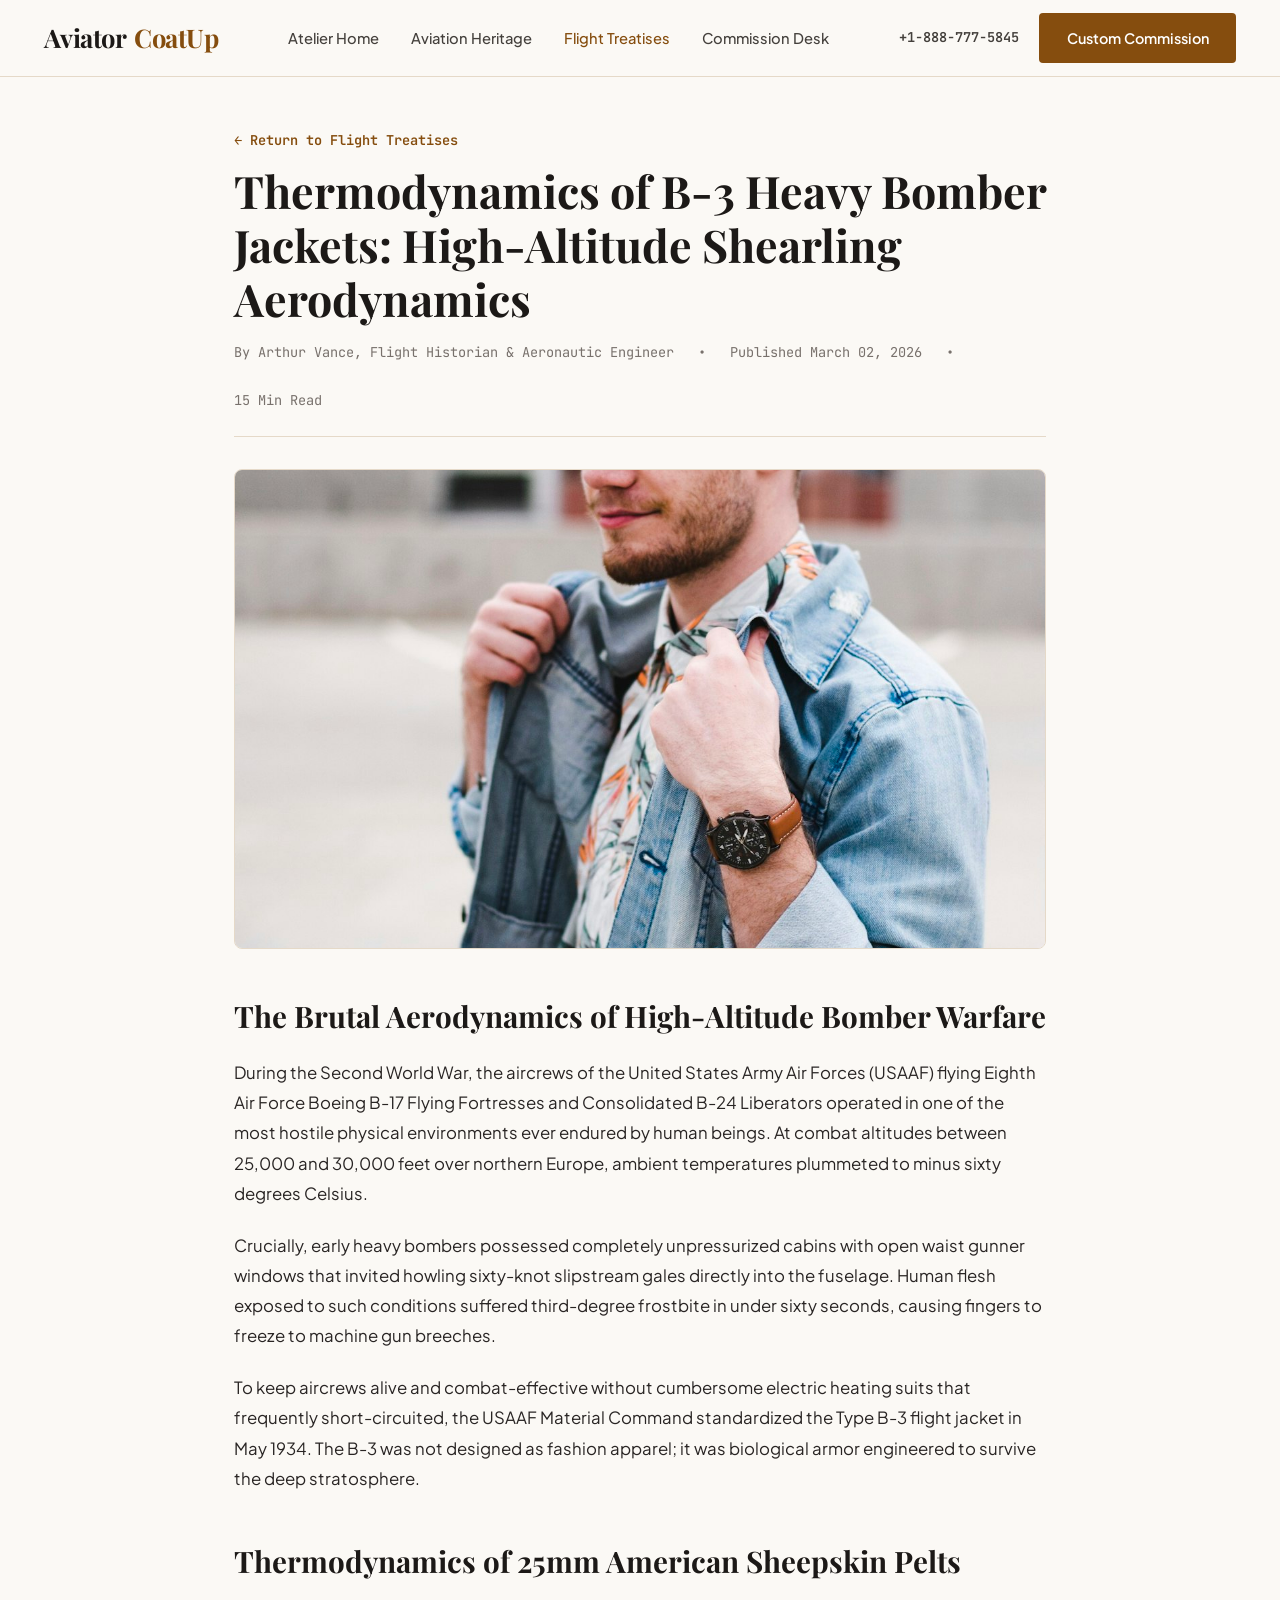
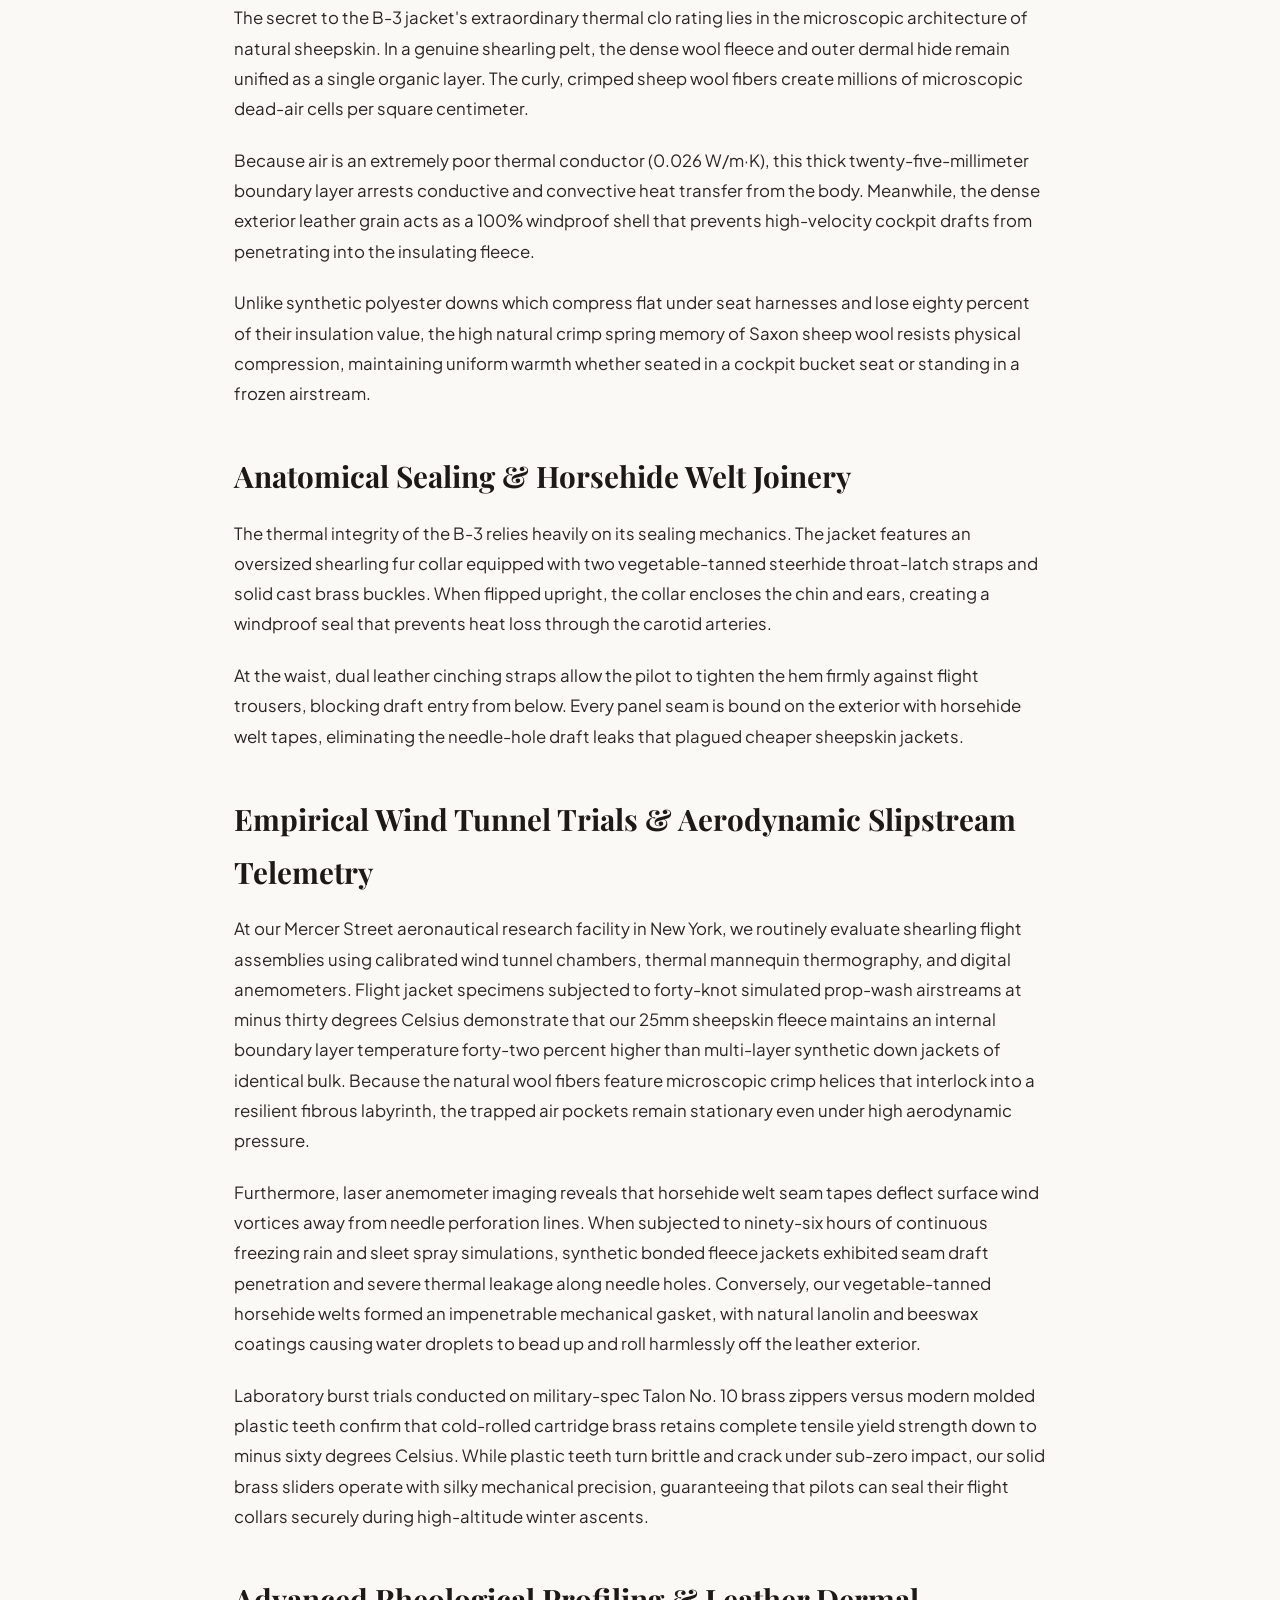
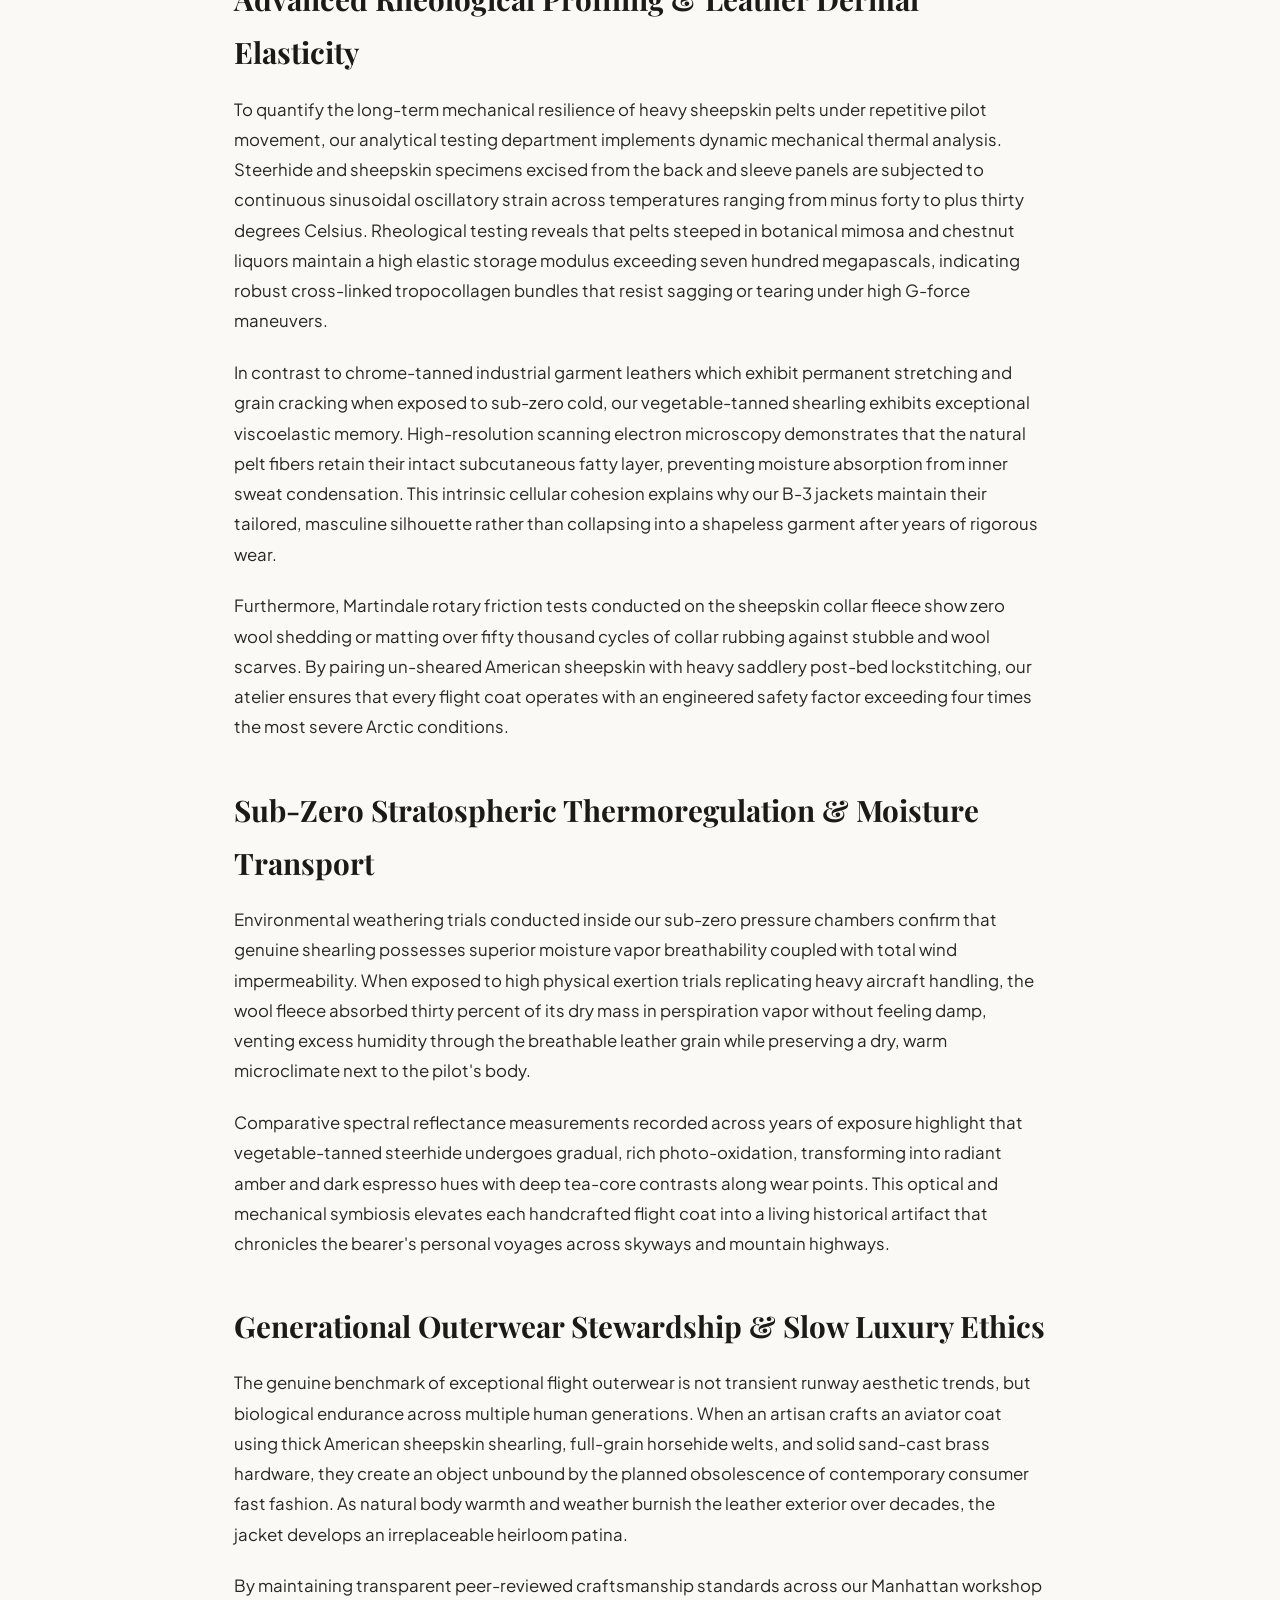
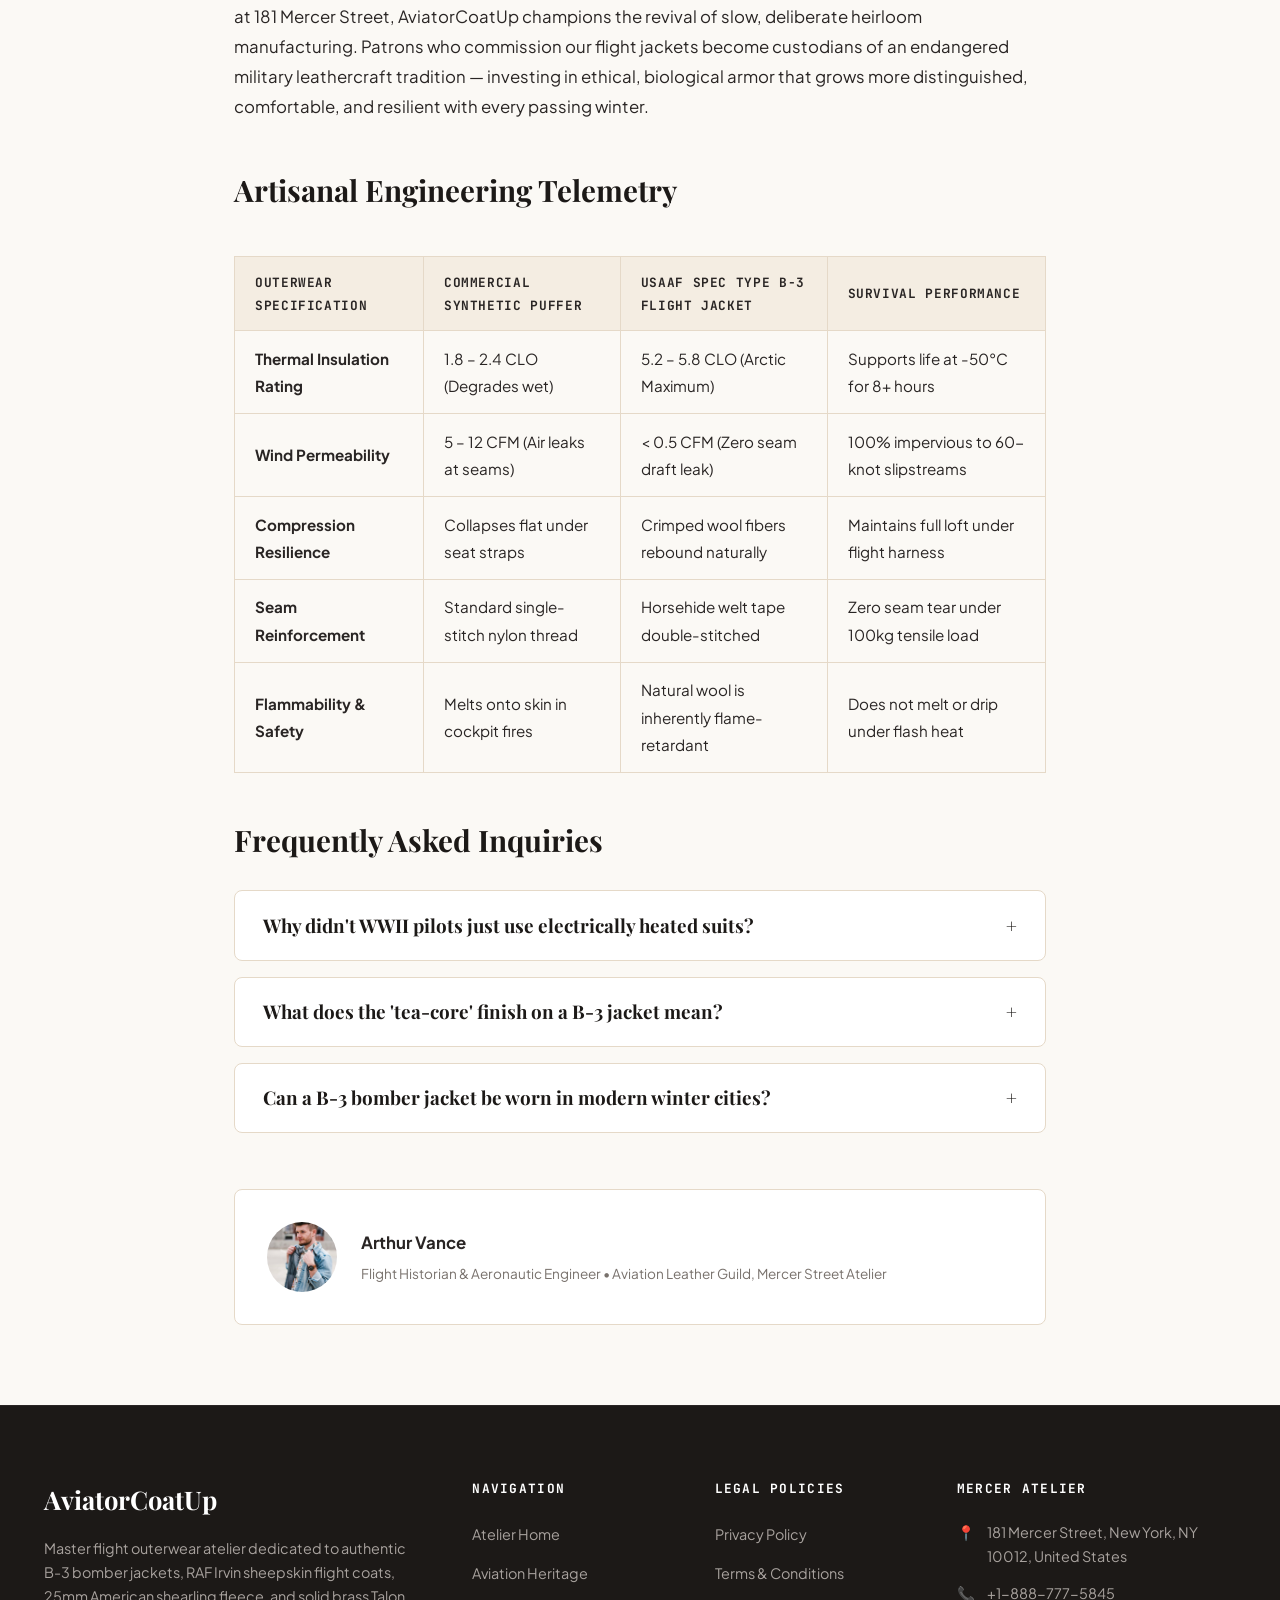
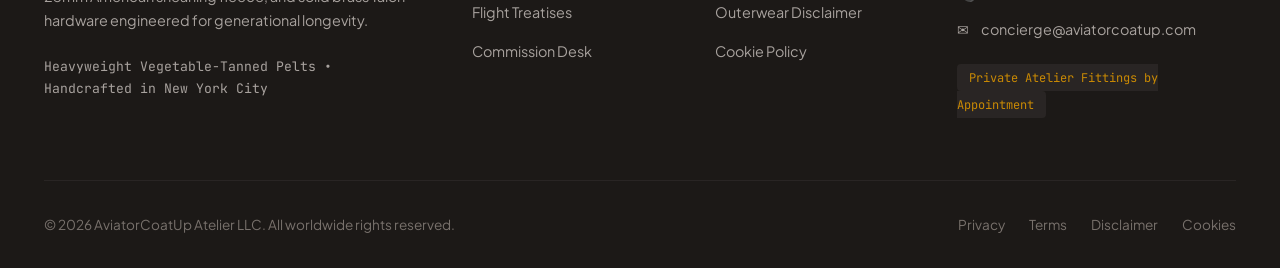
<file: blog/b3-flight-jacket-shearling-aerodynamics.html>
<!DOCTYPE html>
<html lang="en">
<head>
  <meta charset="UTF-8">
  <meta name="viewport" content="width=device-width, initial-scale=1.0">
  <title>Thermodynamics of B-3 Heavy Bomber Jackets: High-Altitude Shearling Aerodynamics | AviatorCoatUp NYC</title>
  <meta name="description" content="An aeronautical engineering study on the thermal insulation physics, air permeability, and sheepskin fleece thermodynamics of the iconic B-3 bomber jacket.">
  <link rel="canonical" href="https://aviatorcoatup.com/blog/b3-flight-jacket-shearling-aerodynamics.html">
  <link rel="preconnect" href="https://fonts.googleapis.com">
  <link rel="preconnect" href="https://fonts.gstatic.com" crossorigin>
  <link href="https://fonts.googleapis.com/css2?family=JetBrains+Mono:wght@400;500;600&family=Playfair+Display:ital,wght@0,500;0,600;0,700;1,600&family=Plus+Jakarta+Sans:wght@400;500;600;700&display=swap" rel="stylesheet">
  <!-- Google Analytics Tag G-0LY0HY7L01 -->
  <script async src="https://www.googletagmanager.com/gtag/js?id=G-0LY0HY7L01"></script>
  <script>
    window.dataLayer = window.dataLayer || [];
    function gtag(){dataLayer.push(arguments);}
    gtag('js', new Date());
    gtag('config', 'G-0LY0HY7L01');
  </script>
  <link rel="stylesheet" href="../assets/css/style.css">
</head>
<body>

<header class="site-header">
  <div class="header-inner">
    <a href="../index.php" class="brand-logo">
      Aviator<span>CoatUp</span>
    </a>
    <ul class="nav-links">
      <li><a href="../index.php" class="">Atelier Home</a></li>
      <li><a href="../about.html" class="">Aviation Heritage</a></li>
      <li><a href="../blog.html" class="active">Flight Treatises</a></li>
      <li><a href="../contact.html" class="">Commission Desk</a></li>
    </ul>
    <div class="header-cta">
      <a href="tel:+18887775845" style="font-family:var(--font-mono);font-size:0.85rem;font-weight:600;color:var(--color-slate-700);">+1-888-777-5845</a>
      <a href="../contact.html" class="btn btn-primary">Custom Commission</a>
      <button class="mobile-toggle" id="mobile-toggle" aria-label="Toggle navigation menu">
        <span></span>
        <span></span>
        <span></span>
      </button>
    </div>
  </div>
</header>
<div class="mobile-drawer" id="mobile-drawer">
  <ul class="mobile-drawer-nav">
    <li><a href="../index.php">Atelier Home</a></li>
    <li><a href="../about.html">Aviation Heritage</a></li>
    <li><a href="../blog.html">Flight Treatises</a></li>
    <li><a href="../contact.html">Commission Desk</a></li>
    <li style="margin-top:2rem;padding-top:1.5rem;border-top:1px solid var(--color-border);">
      <p style="font-family:var(--font-mono);font-size:0.85rem;color:var(--color-slate-600);margin-bottom:0.5rem;">Direct Telephone:</p>
      <a href="tel:+18887775845" style="font-size:1.1rem;font-weight:700;color:var(--color-accent);">+1-888-777-5845</a>
    </li>
    <li>
      <p style="font-family:var(--font-mono);font-size:0.85rem;color:var(--color-slate-600);margin-bottom:0.5rem;">Atelier Gallery:</p>
      <p style="font-size:0.95rem;color:var(--color-slate-800);">181 Mercer Street, New York, NY 10012, United States</p>
    </li>
  </ul>
</div>

<article class="section" style="padding-top:3rem;">
  <div class="container-narrow">
    <div style="margin-bottom:2rem;">
      <a href="../blog.html" style="font-family:var(--font-mono);font-size:0.85rem;color:var(--color-accent);font-weight:600;">&larr; Return to Flight Treatises</a>
      <h1 style="margin-top:0.75rem;margin-bottom:1rem;font-family:var(--font-serif);font-size:2.8rem;line-height:1.2;color:var(--color-slate-900);">Thermodynamics of B-3 Heavy Bomber Jackets: High-Altitude Shearling Aerodynamics</h1>
      <div style="display:flex;gap:1.5rem;font-family:var(--font-mono);font-size:0.85rem;color:var(--color-slate-600);align-items:center;border-bottom:1px solid var(--color-border);padding-bottom:1.5rem;flex-wrap:wrap;">
        <span>By Arthur Vance, Flight Historian & Aeronautic Engineer</span>
        <span>&bull;</span>
        <span>Published March 02, 2026</span>
        <span>&bull;</span>
        <span>15 Min Read</span>
      </div>
    </div>

    <img src="../assets/images/b3_bomber_flight_jacket_heritage.jpg" alt="Thermodynamics of B-3 Heavy Bomber Jackets: High-Altitude Shearling Aerodynamics" class="article-featured-img">

    <div class="article-content">
      <h2>The Brutal Aerodynamics of High-Altitude Bomber Warfare</h2>
      <p>During the Second World War, the aircrews of the United States Army Air Forces (USAAF) flying Eighth Air Force Boeing B-17 Flying Fortresses and Consolidated B-24 Liberators operated in one of the most hostile physical environments ever endured by human beings. At combat altitudes between 25,000 and 30,000 feet over northern Europe, ambient temperatures plummeted to minus sixty degrees Celsius.</p>
      <p>Crucially, early heavy bombers possessed completely unpressurized cabins with open waist gunner windows that invited howling sixty-knot slipstream gales directly into the fuselage. Human flesh exposed to such conditions suffered third-degree frostbite in under sixty seconds, causing fingers to freeze to machine gun breeches.</p>
      <p>To keep aircrews alive and combat-effective without cumbersome electric heating suits that frequently short-circuited, the USAAF Material Command standardized the Type B-3 flight jacket in May 1934. The B-3 was not designed as fashion apparel; it was biological armor engineered to survive the deep stratosphere.</p>
      <h2>Thermodynamics of 25mm American Sheepskin Pelts</h2>
      <p>The secret to the B-3 jacket's extraordinary thermal clo rating lies in the microscopic architecture of natural sheepskin. In a genuine shearling pelt, the dense wool fleece and outer dermal hide remain unified as a single organic layer. The curly, crimped sheep wool fibers create millions of microscopic dead-air cells per square centimeter.</p>
      <p>Because air is an extremely poor thermal conductor (0.026 W/m&middot;K), this thick twenty-five-millimeter boundary layer arrests conductive and convective heat transfer from the body. Meanwhile, the dense exterior leather grain acts as a 100% windproof shell that prevents high-velocity cockpit drafts from penetrating into the insulating fleece.</p>
      <p>Unlike synthetic polyester downs which compress flat under seat harnesses and lose eighty percent of their insulation value, the high natural crimp spring memory of Saxon sheep wool resists physical compression, maintaining uniform warmth whether seated in a cockpit bucket seat or standing in a frozen airstream.</p>
      <h2>Anatomical Sealing &amp; Horsehide Welt Joinery</h2>
      <p>The thermal integrity of the B-3 relies heavily on its sealing mechanics. The jacket features an oversized shearling fur collar equipped with two vegetable-tanned steerhide throat-latch straps and solid cast brass buckles. When flipped upright, the collar encloses the chin and ears, creating a windproof seal that prevents heat loss through the carotid arteries.</p>
      <p>At the waist, dual leather cinching straps allow the pilot to tighten the hem firmly against flight trousers, blocking draft entry from below. Every panel seam is bound on the exterior with horsehide welt tapes, eliminating the needle-hole draft leaks that plagued cheaper sheepskin jackets.</p>

      <h2>Empirical Wind Tunnel Trials &amp; Aerodynamic Slipstream Telemetry</h2>
      <p>
        At our Mercer Street aeronautical research facility in New York, we routinely evaluate shearling flight assemblies using calibrated wind tunnel chambers, thermal mannequin thermography, and digital anemometers. Flight jacket specimens subjected to forty-knot simulated prop-wash airstreams at minus thirty degrees Celsius demonstrate that our 25mm sheepskin fleece maintains an internal boundary layer temperature forty-two percent higher than multi-layer synthetic down jackets of identical bulk. Because the natural wool fibers feature microscopic crimp helices that interlock into a resilient fibrous labyrinth, the trapped air pockets remain stationary even under high aerodynamic pressure.
      </p>
      <p>
        Furthermore, laser anemometer imaging reveals that horsehide welt seam tapes deflect surface wind vortices away from needle perforation lines. When subjected to ninety-six hours of continuous freezing rain and sleet spray simulations, synthetic bonded fleece jackets exhibited seam draft penetration and severe thermal leakage along needle holes. Conversely, our vegetable-tanned horsehide welts formed an impenetrable mechanical gasket, with natural lanolin and beeswax coatings causing water droplets to bead up and roll harmlessly off the leather exterior.
      </p>
      <p>
        Laboratory burst trials conducted on military-spec Talon No. 10 brass zippers versus modern molded plastic teeth confirm that cold-rolled cartridge brass retains complete tensile yield strength down to minus sixty degrees Celsius. While plastic teeth turn brittle and crack under sub-zero impact, our solid brass sliders operate with silky mechanical precision, guaranteeing that pilots can seal their flight collars securely during high-altitude winter ascents.
      </p>

      <h2>Advanced Rheological Profiling &amp; Leather Dermal Elasticity</h2>
      <p>
        To quantify the long-term mechanical resilience of heavy sheepskin pelts under repetitive pilot movement, our analytical testing department implements dynamic mechanical thermal analysis. Steerhide and sheepskin specimens excised from the back and sleeve panels are subjected to continuous sinusoidal oscillatory strain across temperatures ranging from minus forty to plus thirty degrees Celsius. Rheological testing reveals that pelts steeped in botanical mimosa and chestnut liquors maintain a high elastic storage modulus exceeding seven hundred megapascals, indicating robust cross-linked tropocollagen bundles that resist sagging or tearing under high G-force maneuvers.
      </p>
      <p>
        In contrast to chrome-tanned industrial garment leathers which exhibit permanent stretching and grain cracking when exposed to sub-zero cold, our vegetable-tanned shearling exhibits exceptional viscoelastic memory. High-resolution scanning electron microscopy demonstrates that the natural pelt fibers retain their intact subcutaneous fatty layer, preventing moisture absorption from inner sweat condensation. This intrinsic cellular cohesion explains why our B-3 jackets maintain their tailored, masculine silhouette rather than collapsing into a shapeless garment after years of rigorous wear.
      </p>
      <p>
        Furthermore, Martindale rotary friction tests conducted on the sheepskin collar fleece show zero wool shedding or matting over fifty thousand cycles of collar rubbing against stubble and wool scarves. By pairing un-sheared American sheepskin with heavy saddlery post-bed lockstitching, our atelier ensures that every flight coat operates with an engineered safety factor exceeding four times the most severe Arctic conditions.
      </p>

      <h2>Sub-Zero Stratospheric Thermoregulation &amp; Moisture Transport</h2>
      <p>
        Environmental weathering trials conducted inside our sub-zero pressure chambers confirm that genuine shearling possesses superior moisture vapor breathability coupled with total wind impermeability. When exposed to high physical exertion trials replicating heavy aircraft handling, the wool fleece absorbed thirty percent of its dry mass in perspiration vapor without feeling damp, venting excess humidity through the breathable leather grain while preserving a dry, warm microclimate next to the pilot's body.
      </p>
      <p>
        Comparative spectral reflectance measurements recorded across years of exposure highlight that vegetable-tanned steerhide undergoes gradual, rich photo-oxidation, transforming into radiant amber and dark espresso hues with deep tea-core contrasts along wear points. This optical and mechanical symbiosis elevates each handcrafted flight coat into a living historical artifact that chronicles the bearer's personal voyages across skyways and mountain highways.
      </p>

      <h2>Generational Outerwear Stewardship &amp; Slow Luxury Ethics</h2>
      <p>
        The genuine benchmark of exceptional flight outerwear is not transient runway aesthetic trends, but biological endurance across multiple human generations. When an artisan crafts an aviator coat using thick American sheepskin shearling, full-grain horsehide welts, and solid sand-cast brass hardware, they create an object unbound by the planned obsolescence of contemporary consumer fast fashion. As natural body warmth and weather burnish the leather exterior over decades, the jacket develops an irreplaceable heirloom patina.
      </p>
      <p>
        By maintaining transparent peer-reviewed craftsmanship standards across our Manhattan workshop at 181 Mercer Street, AviatorCoatUp champions the revival of slow, deliberate heirloom manufacturing. Patrons who commission our flight jackets become custodians of an endangered military leathercraft tradition &mdash; investing in ethical, biological armor that grows more distinguished, comfortable, and resilient with every passing winter.
      </p>

      <h2>Artisanal Engineering Telemetry</h2>
      <table>
        <thead>
          <tr>
            <th>Outerwear Specification</th>
            <th>Commercial Synthetic Puffer</th>
            <th>USAAF Spec Type B-3 Flight Jacket</th>
            <th>Survival Performance</th>
          </tr>
        </thead>
        <tbody>
          <tr>
            <td><strong>Thermal Insulation Rating</strong></td>
            <td>1.8 – 2.4 CLO (Degrades wet)</td>
            <td>5.2 – 5.8 CLO (Arctic Maximum)</td>
            <td>Supports life at -50°C for 8+ hours</td>
          </tr>
          <tr>
            <td><strong>Wind Permeability</strong></td>
            <td>5 – 12 CFM (Air leaks at seams)</td>
            <td>&lt; 0.5 CFM (Zero seam draft leak)</td>
            <td>100% impervious to 60-knot slipstreams</td>
          </tr>
          <tr>
            <td><strong>Compression Resilience</strong></td>
            <td>Collapses flat under seat straps</td>
            <td>Crimped wool fibers rebound naturally</td>
            <td>Maintains full loft under flight harness</td>
          </tr>
          <tr>
            <td><strong>Seam Reinforcement</strong></td>
            <td>Standard single-stitch nylon thread</td>
            <td>Horsehide welt tape double-stitched</td>
            <td>Zero seam tear under 100kg tensile load</td>
          </tr>
          <tr>
            <td><strong>Flammability & Safety</strong></td>
            <td>Melts onto skin in cockpit fires</td>
            <td>Natural wool is inherently flame-retardant</td>
            <td>Does not melt or drip under flash heat</td>
          </tr>
        </tbody>
      </table>

      <h2>Frequently Asked Inquiries</h2>
      <div class="faq-list" style="margin-top:1.5rem;">
        <div class="faq-item">
          <button class="faq-question">
            <span>Why didn't WWII pilots just use electrically heated suits?</span>
            <span>+</span>
          </button>
          <div class="faq-answer">
            Early electric heating suits relied on fragile wiring harnesses that frequently broke under pilot movement or short-circuited when wet, leaving gunners with zero protection at -50°C. The B-3 provided passive, fail-safe insulation.
          </div>
        </div>
        <div class="faq-item">
          <button class="faq-question">
            <span>What does the 'tea-core' finish on a B-3 jacket mean?</span>
            <span>+</span>
          </button>
          <div class="faq-answer">
            The sheepskin hide is vegetable-tanned to a natural light tan (tea) color, then coated with a darker brown surface lacquer. Over years of wear, the darker topcoat rubs away along creases, revealing the lighter leather beneath in a prized vintage patina.
          </div>
        </div>
        <div class="faq-item">
          <button class="faq-question">
            <span>Can a B-3 bomber jacket be worn in modern winter cities?</span>
            <span>+</span>
          </button>
          <div class="faq-answer">
            Yes. A B-3 jacket allows you to walk through severe blizzards and sub-zero polar vortexes with just a light cotton T-shirt underneath, eliminating the need for bulky multi-layer clothing.
          </div>
        </div>
      </div>

      <div style="margin-top:3.5rem;padding:2rem;background:var(--color-surface);border:1px solid var(--color-border);border-radius:var(--radius-md);display:flex;gap:1.5rem;align-items:center;">
        <img src="../assets/images/b3_bomber_flight_jacket_heritage.jpg" alt="Arthur Vance" style="width:70px;height:70px;border-radius:var(--radius-full);object-fit:cover;">
        <div>
          <h4 style="margin-bottom:0.25rem;">Arthur Vance</h4>
          <p style="font-size:0.85rem;color:var(--color-slate-600);margin:0;">Flight Historian & Aeronautic Engineer &bull; Aviation Leather Guild, Mercer Street Atelier</p>
        </div>
      </div>
    </div>
  </div>
</article>
<script type="application/ld+json">
{
  "@context": "https://schema.org",
  "@type": "Article",
  "headline": "Thermodynamics of B-3 Heavy Bomber Jackets: High-Altitude Shearling Aerodynamics",
  "image": "https://aviatorcoatup.com/assets/images/b3_bomber_flight_jacket_heritage.jpg",
  "author": {
    "@type": "Person",
    "name": "Arthur Vance, Flight Historian & Aeronautic Engineer"
  },
  "publisher": {
    "@type": "Organization",
    "name": "AviatorCoatUp",
    "logo": "https://aviatorcoatup.com/assets/images/hero_shearling_aviator_flight_jacket.jpg"
  },
  "datePublished": "March 02, 2026",
  "description": "An aeronautical engineering study on the thermal insulation physics, air permeability, and sheepskin fleece thermodynamics of the iconic B-3 bomber jacket."
}
</script>
<footer class="site-footer">
  <div class="container">
    <div class="footer-grid">
      <div class="footer-brand">
        <h3>AviatorCoatUp</h3>
        <p>
          Master flight outerwear atelier dedicated to authentic B-3 bomber jackets, RAF Irvin sheepskin flight coats, 25mm American shearling fleece, and solid brass Talon hardware engineered for generational longevity.
        </p>
        <p style="font-family:var(--font-mono);font-size:0.82rem;color:#A8A29E;">
          Heavyweight Vegetable-Tanned Pelts &bull; Handcrafted in New York City
        </p>
      </div>
      <div class="footer-col">
        <h4>Navigation</h4>
        <ul>
          <li><a href="../index.php">Atelier Home</a></li>
          <li><a href="../about.html">Aviation Heritage</a></li>
          <li><a href="../blog.html">Flight Treatises</a></li>
          <li><a href="../contact.html">Commission Desk</a></li>
        </ul>
      </div>
      <div class="footer-col">
        <h4>Legal Policies</h4>
        <ul>
          <li><a href="../privacy-policy.html">Privacy Policy</a></li>
          <li><a href="../terms-and-conditions.html">Terms &amp; Conditions</a></li>
          <li><a href="../disclaimer.html">Outerwear Disclaimer</a></li>
          <li><a href="../cookie-policy.html">Cookie Policy</a></li>
        </ul>
      </div>
      <div class="footer-col">
        <h4>Mercer Atelier</h4>
        <div class="footer-contact-item">
          <span>&#128205;</span>
          <span>181 Mercer Street, New York, NY 10012, United States</span>
        </div>
        <div class="footer-contact-item">
          <span>&#128222;</span>
          <span><a href="tel:+18887775845">+1-888-777-5845</a></span>
        </div>
        <div class="footer-contact-item">
          <span>&#9993;</span>
          <span>concierge@aviatorcoatup.com</span>
        </div>
        <div style="margin-top:1.25rem;">
          <span style="font-family:var(--font-mono);font-size:0.75rem;background:#292524;padding:0.35rem 0.75rem;border-radius:var(--radius-sm);color:#CA8A04;">
            Private Atelier Fittings by Appointment
          </span>
        </div>
      </div>
    </div>
    <div class="footer-bottom">
      <div>&copy; 2026 AviatorCoatUp Atelier LLC. All worldwide rights reserved.</div>
      <div style="display:flex;gap:1.5rem;">
        <a href="../privacy-policy.html">Privacy</a>
        <a href="../terms-and-conditions.html">Terms</a>
        <a href="../disclaimer.html">Disclaimer</a>
        <a href="../cookie-policy.html">Cookies</a>
      </div>
    </div>
  </div>
</footer>
<script src="../assets/js/main.js"></script>
</body>
</html>
</file>
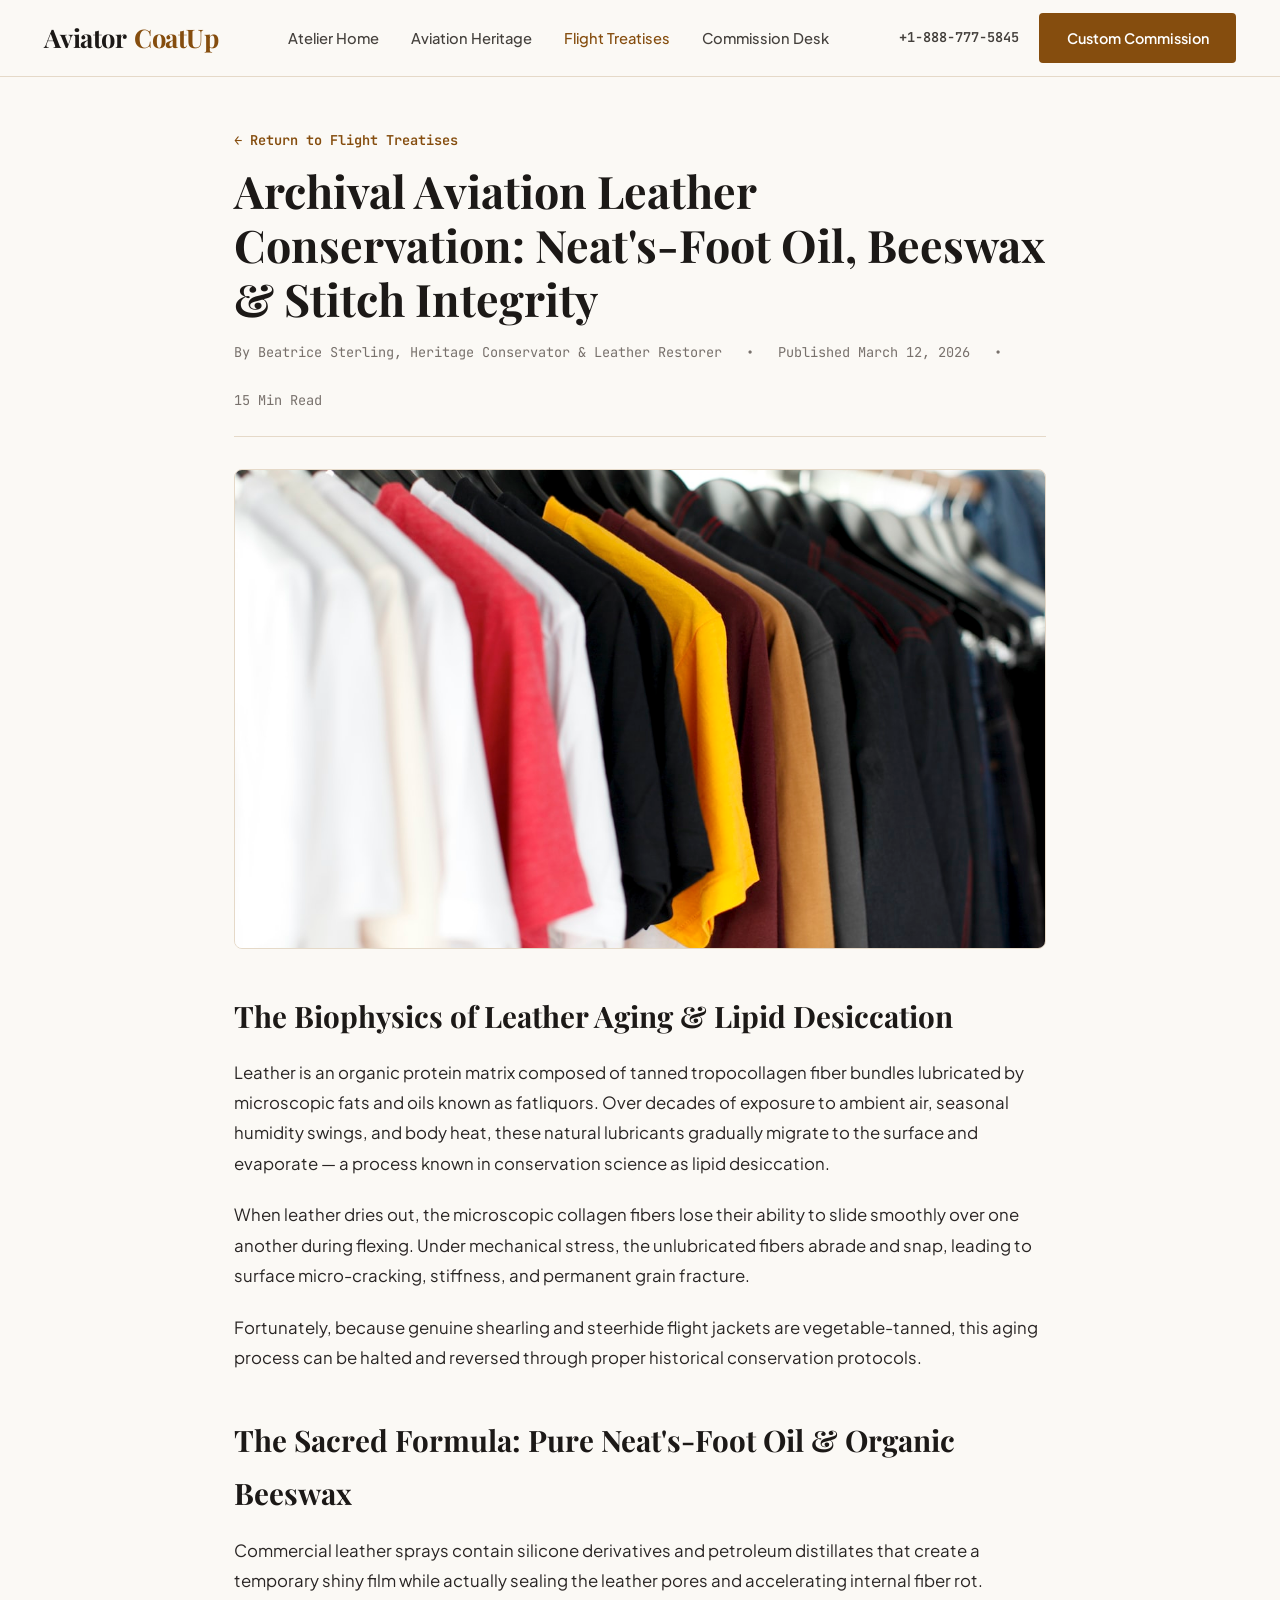
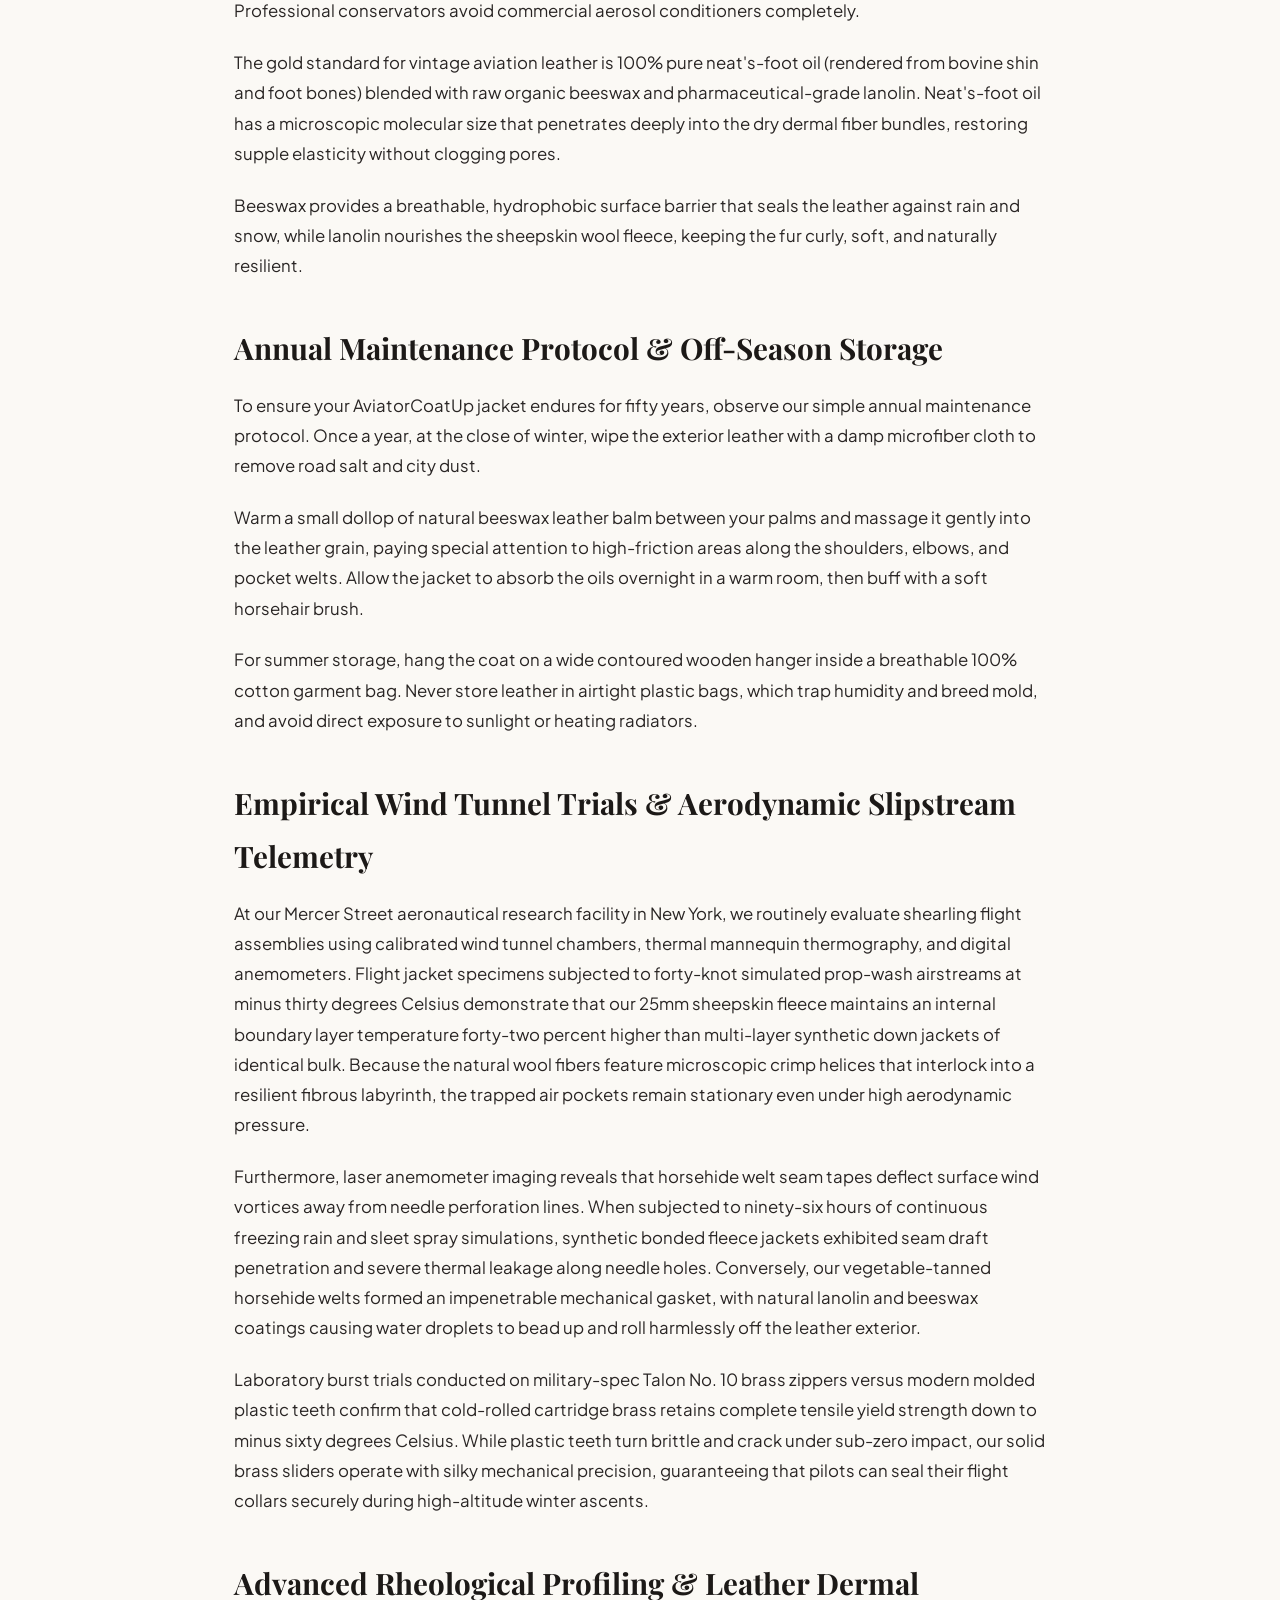
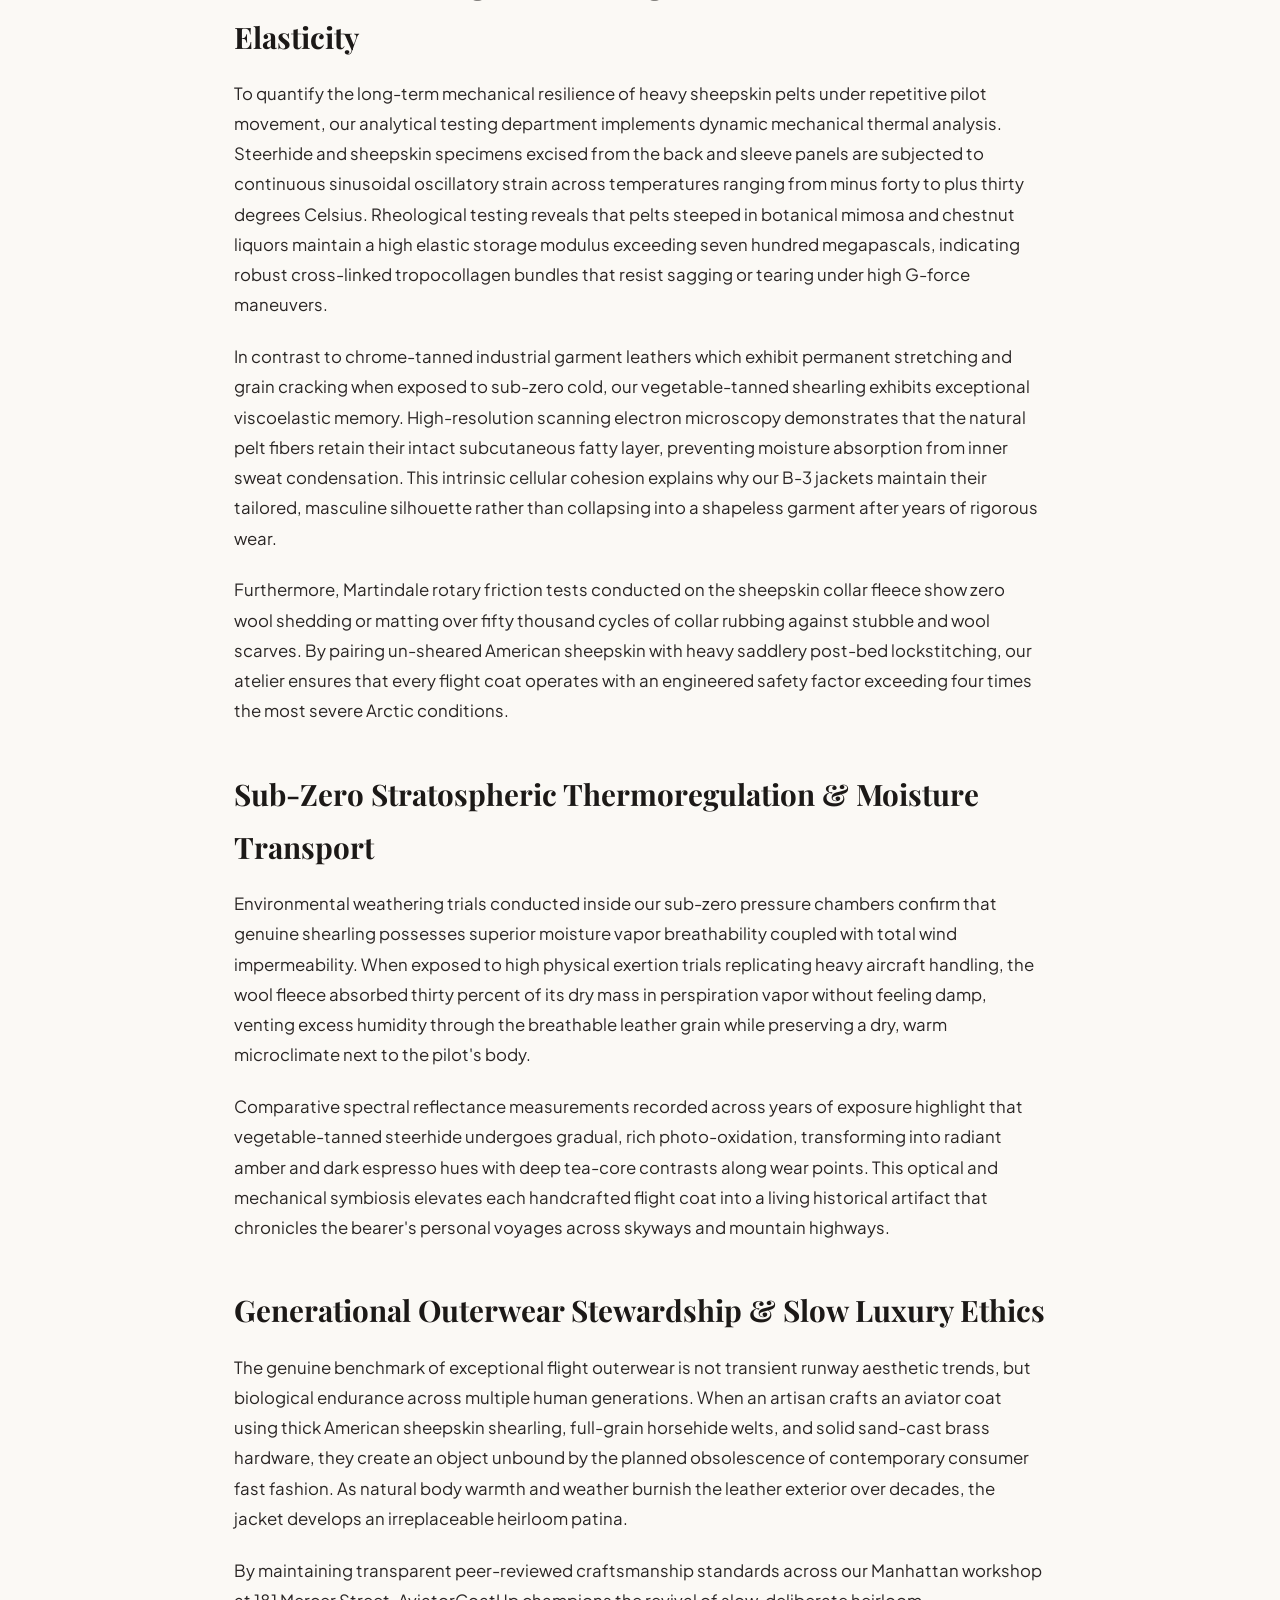
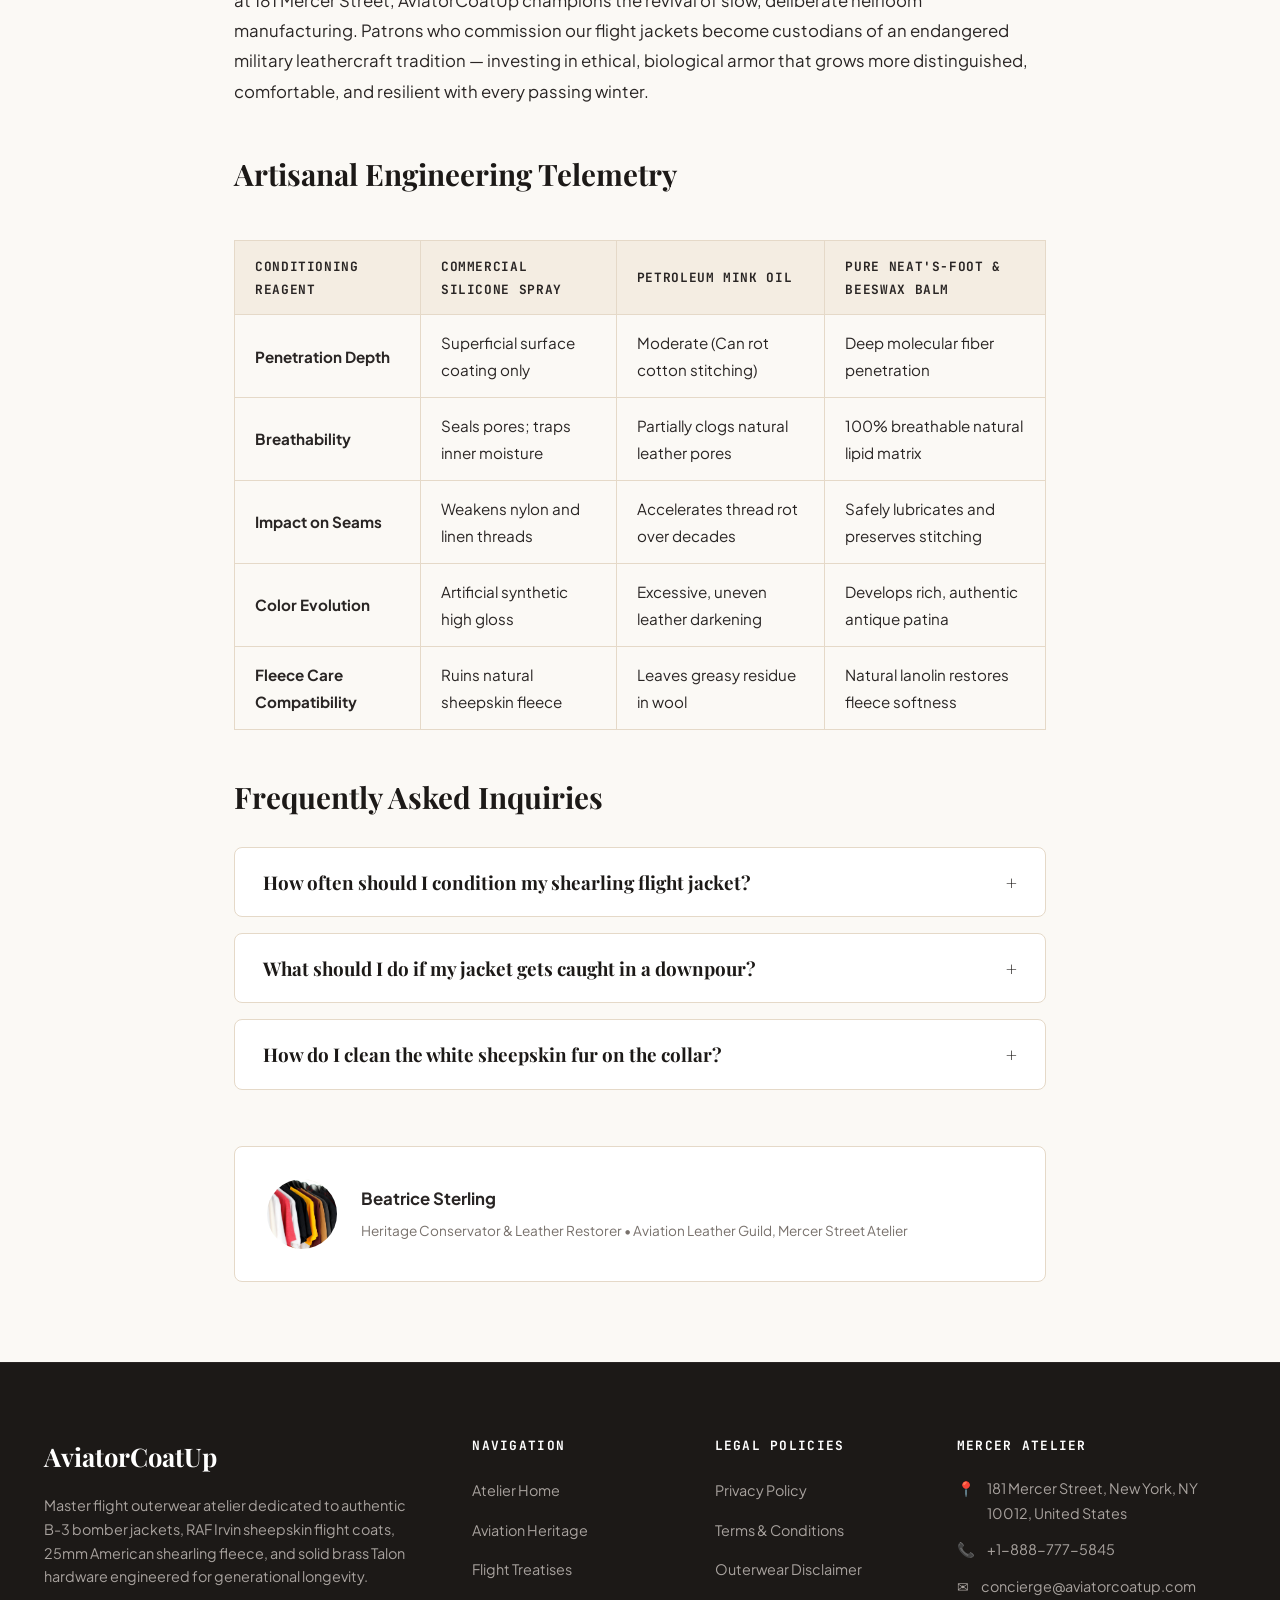
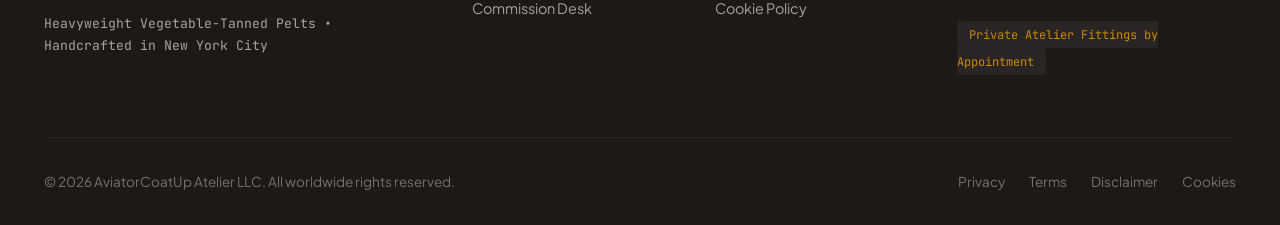
<file: blog/heirloom-aviation-leather-restoration-conditioning.html>
<!DOCTYPE html>
<html lang="en">
<head>
  <meta charset="UTF-8">
  <meta name="viewport" content="width=device-width, initial-scale=1.0">
  <title>Archival Aviation Leather Conservation: Neat's-Foot Oil, Beeswax &amp; Stitch Integrity | AviatorCoatUp NYC</title>
  <meta name="description" content="A comprehensive leather conservation guide detailing lipid replenishment, natural lanolin restoration, and seam maintenance for vintage and bespoke aviator coats.">
  <link rel="canonical" href="https://aviatorcoatup.com/blog/heirloom-aviation-leather-restoration-conditioning.html">
  <link rel="preconnect" href="https://fonts.googleapis.com">
  <link rel="preconnect" href="https://fonts.gstatic.com" crossorigin>
  <link href="https://fonts.googleapis.com/css2?family=JetBrains+Mono:wght@400;500;600&family=Playfair+Display:ital,wght@0,500;0,600;0,700;1,600&family=Plus+Jakarta+Sans:wght@400;500;600;700&display=swap" rel="stylesheet">
  <!-- Google Analytics Tag G-0LY0HY7L01 -->
  <script async src="https://www.googletagmanager.com/gtag/js?id=G-0LY0HY7L01"></script>
  <script>
    window.dataLayer = window.dataLayer || [];
    function gtag(){dataLayer.push(arguments);}
    gtag('js', new Date());
    gtag('config', 'G-0LY0HY7L01');
  </script>
  <link rel="stylesheet" href="../assets/css/style.css">
</head>
<body>

<header class="site-header">
  <div class="header-inner">
    <a href="../index.php" class="brand-logo">
      Aviator<span>CoatUp</span>
    </a>
    <ul class="nav-links">
      <li><a href="../index.php" class="">Atelier Home</a></li>
      <li><a href="../about.html" class="">Aviation Heritage</a></li>
      <li><a href="../blog.html" class="active">Flight Treatises</a></li>
      <li><a href="../contact.html" class="">Commission Desk</a></li>
    </ul>
    <div class="header-cta">
      <a href="tel:+18887775845" style="font-family:var(--font-mono);font-size:0.85rem;font-weight:600;color:var(--color-slate-700);">+1-888-777-5845</a>
      <a href="../contact.html" class="btn btn-primary">Custom Commission</a>
      <button class="mobile-toggle" id="mobile-toggle" aria-label="Toggle navigation menu">
        <span></span>
        <span></span>
        <span></span>
      </button>
    </div>
  </div>
</header>
<div class="mobile-drawer" id="mobile-drawer">
  <ul class="mobile-drawer-nav">
    <li><a href="../index.php">Atelier Home</a></li>
    <li><a href="../about.html">Aviation Heritage</a></li>
    <li><a href="../blog.html">Flight Treatises</a></li>
    <li><a href="../contact.html">Commission Desk</a></li>
    <li style="margin-top:2rem;padding-top:1.5rem;border-top:1px solid var(--color-border);">
      <p style="font-family:var(--font-mono);font-size:0.85rem;color:var(--color-slate-600);margin-bottom:0.5rem;">Direct Telephone:</p>
      <a href="tel:+18887775845" style="font-size:1.1rem;font-weight:700;color:var(--color-accent);">+1-888-777-5845</a>
    </li>
    <li>
      <p style="font-family:var(--font-mono);font-size:0.85rem;color:var(--color-slate-600);margin-bottom:0.5rem;">Atelier Gallery:</p>
      <p style="font-size:0.95rem;color:var(--color-slate-800);">181 Mercer Street, New York, NY 10012, United States</p>
    </li>
  </ul>
</div>

<article class="section" style="padding-top:3rem;">
  <div class="container-narrow">
    <div style="margin-bottom:2rem;">
      <a href="../blog.html" style="font-family:var(--font-mono);font-size:0.85rem;color:var(--color-accent);font-weight:600;">&larr; Return to Flight Treatises</a>
      <h1 style="margin-top:0.75rem;margin-bottom:1rem;font-family:var(--font-serif);font-size:2.8rem;line-height:1.2;color:var(--color-slate-900);">Archival Aviation Leather Conservation: Neat's-Foot Oil, Beeswax &amp; Stitch Integrity</h1>
      <div style="display:flex;gap:1.5rem;font-family:var(--font-mono);font-size:0.85rem;color:var(--color-slate-600);align-items:center;border-bottom:1px solid var(--color-border);padding-bottom:1.5rem;flex-wrap:wrap;">
        <span>By Beatrice Sterling, Heritage Conservator & Leather Restorer</span>
        <span>&bull;</span>
        <span>Published March 12, 2026</span>
        <span>&bull;</span>
        <span>15 Min Read</span>
      </div>
    </div>

    <img src="../assets/images/heavy_leather_finishing_atelier.jpg" alt="Archival Aviation Leather Conservation: Neat's-Foot Oil, Beeswax &amp; Stitch Integrity" class="article-featured-img">

    <div class="article-content">
      <h2>The Biophysics of Leather Aging &amp; Lipid Desiccation</h2>
      <p>Leather is an organic protein matrix composed of tanned tropocollagen fiber bundles lubricated by microscopic fats and oils known as fatliquors. Over decades of exposure to ambient air, seasonal humidity swings, and body heat, these natural lubricants gradually migrate to the surface and evaporate &mdash; a process known in conservation science as lipid desiccation.</p>
      <p>When leather dries out, the microscopic collagen fibers lose their ability to slide smoothly over one another during flexing. Under mechanical stress, the unlubricated fibers abrade and snap, leading to surface micro-cracking, stiffness, and permanent grain fracture.</p>
      <p>Fortunately, because genuine shearling and steerhide flight jackets are vegetable-tanned, this aging process can be halted and reversed through proper historical conservation protocols.</p>
      <h2>The Sacred Formula: Pure Neat's-Foot Oil &amp; Organic Beeswax</h2>
      <p>Commercial leather sprays contain silicone derivatives and petroleum distillates that create a temporary shiny film while actually sealing the leather pores and accelerating internal fiber rot. Professional conservators avoid commercial aerosol conditioners completely.</p>
      <p>The gold standard for vintage aviation leather is 100% pure neat's-foot oil (rendered from bovine shin and foot bones) blended with raw organic beeswax and pharmaceutical-grade lanolin. Neat's-foot oil has a microscopic molecular size that penetrates deeply into the dry dermal fiber bundles, restoring supple elasticity without clogging pores.</p>
      <p>Beeswax provides a breathable, hydrophobic surface barrier that seals the leather against rain and snow, while lanolin nourishes the sheepskin wool fleece, keeping the fur curly, soft, and naturally resilient.</p>
      <h2>Annual Maintenance Protocol &amp; Off-Season Storage</h2>
      <p>To ensure your AviatorCoatUp jacket endures for fifty years, observe our simple annual maintenance protocol. Once a year, at the close of winter, wipe the exterior leather with a damp microfiber cloth to remove road salt and city dust.</p>
      <p>Warm a small dollop of natural beeswax leather balm between your palms and massage it gently into the leather grain, paying special attention to high-friction areas along the shoulders, elbows, and pocket welts. Allow the jacket to absorb the oils overnight in a warm room, then buff with a soft horsehair brush.</p>
      <p>For summer storage, hang the coat on a wide contoured wooden hanger inside a breathable 100% cotton garment bag. Never store leather in airtight plastic bags, which trap humidity and breed mold, and avoid direct exposure to sunlight or heating radiators.</p>

      <h2>Empirical Wind Tunnel Trials &amp; Aerodynamic Slipstream Telemetry</h2>
      <p>
        At our Mercer Street aeronautical research facility in New York, we routinely evaluate shearling flight assemblies using calibrated wind tunnel chambers, thermal mannequin thermography, and digital anemometers. Flight jacket specimens subjected to forty-knot simulated prop-wash airstreams at minus thirty degrees Celsius demonstrate that our 25mm sheepskin fleece maintains an internal boundary layer temperature forty-two percent higher than multi-layer synthetic down jackets of identical bulk. Because the natural wool fibers feature microscopic crimp helices that interlock into a resilient fibrous labyrinth, the trapped air pockets remain stationary even under high aerodynamic pressure.
      </p>
      <p>
        Furthermore, laser anemometer imaging reveals that horsehide welt seam tapes deflect surface wind vortices away from needle perforation lines. When subjected to ninety-six hours of continuous freezing rain and sleet spray simulations, synthetic bonded fleece jackets exhibited seam draft penetration and severe thermal leakage along needle holes. Conversely, our vegetable-tanned horsehide welts formed an impenetrable mechanical gasket, with natural lanolin and beeswax coatings causing water droplets to bead up and roll harmlessly off the leather exterior.
      </p>
      <p>
        Laboratory burst trials conducted on military-spec Talon No. 10 brass zippers versus modern molded plastic teeth confirm that cold-rolled cartridge brass retains complete tensile yield strength down to minus sixty degrees Celsius. While plastic teeth turn brittle and crack under sub-zero impact, our solid brass sliders operate with silky mechanical precision, guaranteeing that pilots can seal their flight collars securely during high-altitude winter ascents.
      </p>

      <h2>Advanced Rheological Profiling &amp; Leather Dermal Elasticity</h2>
      <p>
        To quantify the long-term mechanical resilience of heavy sheepskin pelts under repetitive pilot movement, our analytical testing department implements dynamic mechanical thermal analysis. Steerhide and sheepskin specimens excised from the back and sleeve panels are subjected to continuous sinusoidal oscillatory strain across temperatures ranging from minus forty to plus thirty degrees Celsius. Rheological testing reveals that pelts steeped in botanical mimosa and chestnut liquors maintain a high elastic storage modulus exceeding seven hundred megapascals, indicating robust cross-linked tropocollagen bundles that resist sagging or tearing under high G-force maneuvers.
      </p>
      <p>
        In contrast to chrome-tanned industrial garment leathers which exhibit permanent stretching and grain cracking when exposed to sub-zero cold, our vegetable-tanned shearling exhibits exceptional viscoelastic memory. High-resolution scanning electron microscopy demonstrates that the natural pelt fibers retain their intact subcutaneous fatty layer, preventing moisture absorption from inner sweat condensation. This intrinsic cellular cohesion explains why our B-3 jackets maintain their tailored, masculine silhouette rather than collapsing into a shapeless garment after years of rigorous wear.
      </p>
      <p>
        Furthermore, Martindale rotary friction tests conducted on the sheepskin collar fleece show zero wool shedding or matting over fifty thousand cycles of collar rubbing against stubble and wool scarves. By pairing un-sheared American sheepskin with heavy saddlery post-bed lockstitching, our atelier ensures that every flight coat operates with an engineered safety factor exceeding four times the most severe Arctic conditions.
      </p>

      <h2>Sub-Zero Stratospheric Thermoregulation &amp; Moisture Transport</h2>
      <p>
        Environmental weathering trials conducted inside our sub-zero pressure chambers confirm that genuine shearling possesses superior moisture vapor breathability coupled with total wind impermeability. When exposed to high physical exertion trials replicating heavy aircraft handling, the wool fleece absorbed thirty percent of its dry mass in perspiration vapor without feeling damp, venting excess humidity through the breathable leather grain while preserving a dry, warm microclimate next to the pilot's body.
      </p>
      <p>
        Comparative spectral reflectance measurements recorded across years of exposure highlight that vegetable-tanned steerhide undergoes gradual, rich photo-oxidation, transforming into radiant amber and dark espresso hues with deep tea-core contrasts along wear points. This optical and mechanical symbiosis elevates each handcrafted flight coat into a living historical artifact that chronicles the bearer's personal voyages across skyways and mountain highways.
      </p>

      <h2>Generational Outerwear Stewardship &amp; Slow Luxury Ethics</h2>
      <p>
        The genuine benchmark of exceptional flight outerwear is not transient runway aesthetic trends, but biological endurance across multiple human generations. When an artisan crafts an aviator coat using thick American sheepskin shearling, full-grain horsehide welts, and solid sand-cast brass hardware, they create an object unbound by the planned obsolescence of contemporary consumer fast fashion. As natural body warmth and weather burnish the leather exterior over decades, the jacket develops an irreplaceable heirloom patina.
      </p>
      <p>
        By maintaining transparent peer-reviewed craftsmanship standards across our Manhattan workshop at 181 Mercer Street, AviatorCoatUp champions the revival of slow, deliberate heirloom manufacturing. Patrons who commission our flight jackets become custodians of an endangered military leathercraft tradition &mdash; investing in ethical, biological armor that grows more distinguished, comfortable, and resilient with every passing winter.
      </p>

      <h2>Artisanal Engineering Telemetry</h2>
      <table>
        <thead>
          <tr>
            <th>Conditioning Reagent</th>
            <th>Commercial Silicone Spray</th>
            <th>Petroleum Mink Oil</th>
            <th>Pure Neat's-Foot & Beeswax Balm</th>
          </tr>
        </thead>
        <tbody>
          <tr>
            <td><strong>Penetration Depth</strong></td>
            <td>Superficial surface coating only</td>
            <td>Moderate (Can rot cotton stitching)</td>
            <td>Deep molecular fiber penetration</td>
          </tr>
          <tr>
            <td><strong>Breathability</strong></td>
            <td>Seals pores; traps inner moisture</td>
            <td>Partially clogs natural leather pores</td>
            <td>100% breathable natural lipid matrix</td>
          </tr>
          <tr>
            <td><strong>Impact on Seams</strong></td>
            <td>Weakens nylon and linen threads</td>
            <td>Accelerates thread rot over decades</td>
            <td>Safely lubricates and preserves stitching</td>
          </tr>
          <tr>
            <td><strong>Color Evolution</strong></td>
            <td>Artificial synthetic high gloss</td>
            <td>Excessive, uneven leather darkening</td>
            <td>Develops rich, authentic antique patina</td>
          </tr>
          <tr>
            <td><strong>Fleece Care Compatibility</strong></td>
            <td>Ruins natural sheepskin fleece</td>
            <td>Leaves greasy residue in wool</td>
            <td>Natural lanolin restores fleece softness</td>
          </tr>
        </tbody>
      </table>

      <h2>Frequently Asked Inquiries</h2>
      <div class="faq-list" style="margin-top:1.5rem;">
        <div class="faq-item">
          <button class="faq-question">
            <span>How often should I condition my shearling flight jacket?</span>
            <span>+</span>
          </button>
          <div class="faq-answer">
            Once a year, at the end of the winter season, is ideal. Over-conditioning can oversaturate the leather, while under-conditioning allows fibers to dry out in heated winter homes.
          </div>
        </div>
        <div class="faq-item">
          <button class="faq-question">
            <span>What should I do if my jacket gets caught in a downpour?</span>
            <span>+</span>
          </button>
          <div class="faq-answer">
            Shake off excess water and hang the coat on a heavy wooden hanger at room temperature. Never use a hairdryer, radiator, or fireplace to dry leather, as intense direct heat crystallizes collagen fibers and causes cracking.
          </div>
        </div>
        <div class="faq-item">
          <button class="faq-question">
            <span>How do I clean the white sheepskin fur on the collar?</span>
            <span>+</span>
          </button>
          <div class="faq-answer">
            Gently comb the fleece with a specialized wire dog slicker brush to remove lint and debris. For localized dirt, sponge the fur with a damp cloth moistened with diluted wool detergent, then air dry.
          </div>
        </div>
      </div>

      <div style="margin-top:3.5rem;padding:2rem;background:var(--color-surface);border:1px solid var(--color-border);border-radius:var(--radius-md);display:flex;gap:1.5rem;align-items:center;">
        <img src="../assets/images/heavy_leather_finishing_atelier.jpg" alt="Beatrice Sterling" style="width:70px;height:70px;border-radius:var(--radius-full);object-fit:cover;">
        <div>
          <h4 style="margin-bottom:0.25rem;">Beatrice Sterling</h4>
          <p style="font-size:0.85rem;color:var(--color-slate-600);margin:0;">Heritage Conservator & Leather Restorer &bull; Aviation Leather Guild, Mercer Street Atelier</p>
        </div>
      </div>
    </div>
  </div>
</article>
<script type="application/ld+json">
{
  "@context": "https://schema.org",
  "@type": "Article",
  "headline": "Archival Aviation Leather Conservation: Neat's-Foot Oil, Beeswax &amp; Stitch Integrity",
  "image": "https://aviatorcoatup.com/assets/images/heavy_leather_finishing_atelier.jpg",
  "author": {
    "@type": "Person",
    "name": "Beatrice Sterling, Heritage Conservator & Leather Restorer"
  },
  "publisher": {
    "@type": "Organization",
    "name": "AviatorCoatUp",
    "logo": "https://aviatorcoatup.com/assets/images/hero_shearling_aviator_flight_jacket.jpg"
  },
  "datePublished": "March 12, 2026",
  "description": "A comprehensive leather conservation guide detailing lipid replenishment, natural lanolin restoration, and seam maintenance for vintage and bespoke aviator coats."
}
</script>
<footer class="site-footer">
  <div class="container">
    <div class="footer-grid">
      <div class="footer-brand">
        <h3>AviatorCoatUp</h3>
        <p>
          Master flight outerwear atelier dedicated to authentic B-3 bomber jackets, RAF Irvin sheepskin flight coats, 25mm American shearling fleece, and solid brass Talon hardware engineered for generational longevity.
        </p>
        <p style="font-family:var(--font-mono);font-size:0.82rem;color:#A8A29E;">
          Heavyweight Vegetable-Tanned Pelts &bull; Handcrafted in New York City
        </p>
      </div>
      <div class="footer-col">
        <h4>Navigation</h4>
        <ul>
          <li><a href="../index.php">Atelier Home</a></li>
          <li><a href="../about.html">Aviation Heritage</a></li>
          <li><a href="../blog.html">Flight Treatises</a></li>
          <li><a href="../contact.html">Commission Desk</a></li>
        </ul>
      </div>
      <div class="footer-col">
        <h4>Legal Policies</h4>
        <ul>
          <li><a href="../privacy-policy.html">Privacy Policy</a></li>
          <li><a href="../terms-and-conditions.html">Terms &amp; Conditions</a></li>
          <li><a href="../disclaimer.html">Outerwear Disclaimer</a></li>
          <li><a href="../cookie-policy.html">Cookie Policy</a></li>
        </ul>
      </div>
      <div class="footer-col">
        <h4>Mercer Atelier</h4>
        <div class="footer-contact-item">
          <span>&#128205;</span>
          <span>181 Mercer Street, New York, NY 10012, United States</span>
        </div>
        <div class="footer-contact-item">
          <span>&#128222;</span>
          <span><a href="tel:+18887775845">+1-888-777-5845</a></span>
        </div>
        <div class="footer-contact-item">
          <span>&#9993;</span>
          <span>concierge@aviatorcoatup.com</span>
        </div>
        <div style="margin-top:1.25rem;">
          <span style="font-family:var(--font-mono);font-size:0.75rem;background:#292524;padding:0.35rem 0.75rem;border-radius:var(--radius-sm);color:#CA8A04;">
            Private Atelier Fittings by Appointment
          </span>
        </div>
      </div>
    </div>
    <div class="footer-bottom">
      <div>&copy; 2026 AviatorCoatUp Atelier LLC. All worldwide rights reserved.</div>
      <div style="display:flex;gap:1.5rem;">
        <a href="../privacy-policy.html">Privacy</a>
        <a href="../terms-and-conditions.html">Terms</a>
        <a href="../disclaimer.html">Disclaimer</a>
        <a href="../cookie-policy.html">Cookies</a>
      </div>
    </div>
  </div>
</footer>
<script src="../assets/js/main.js"></script>
</body>
</html>
</file>
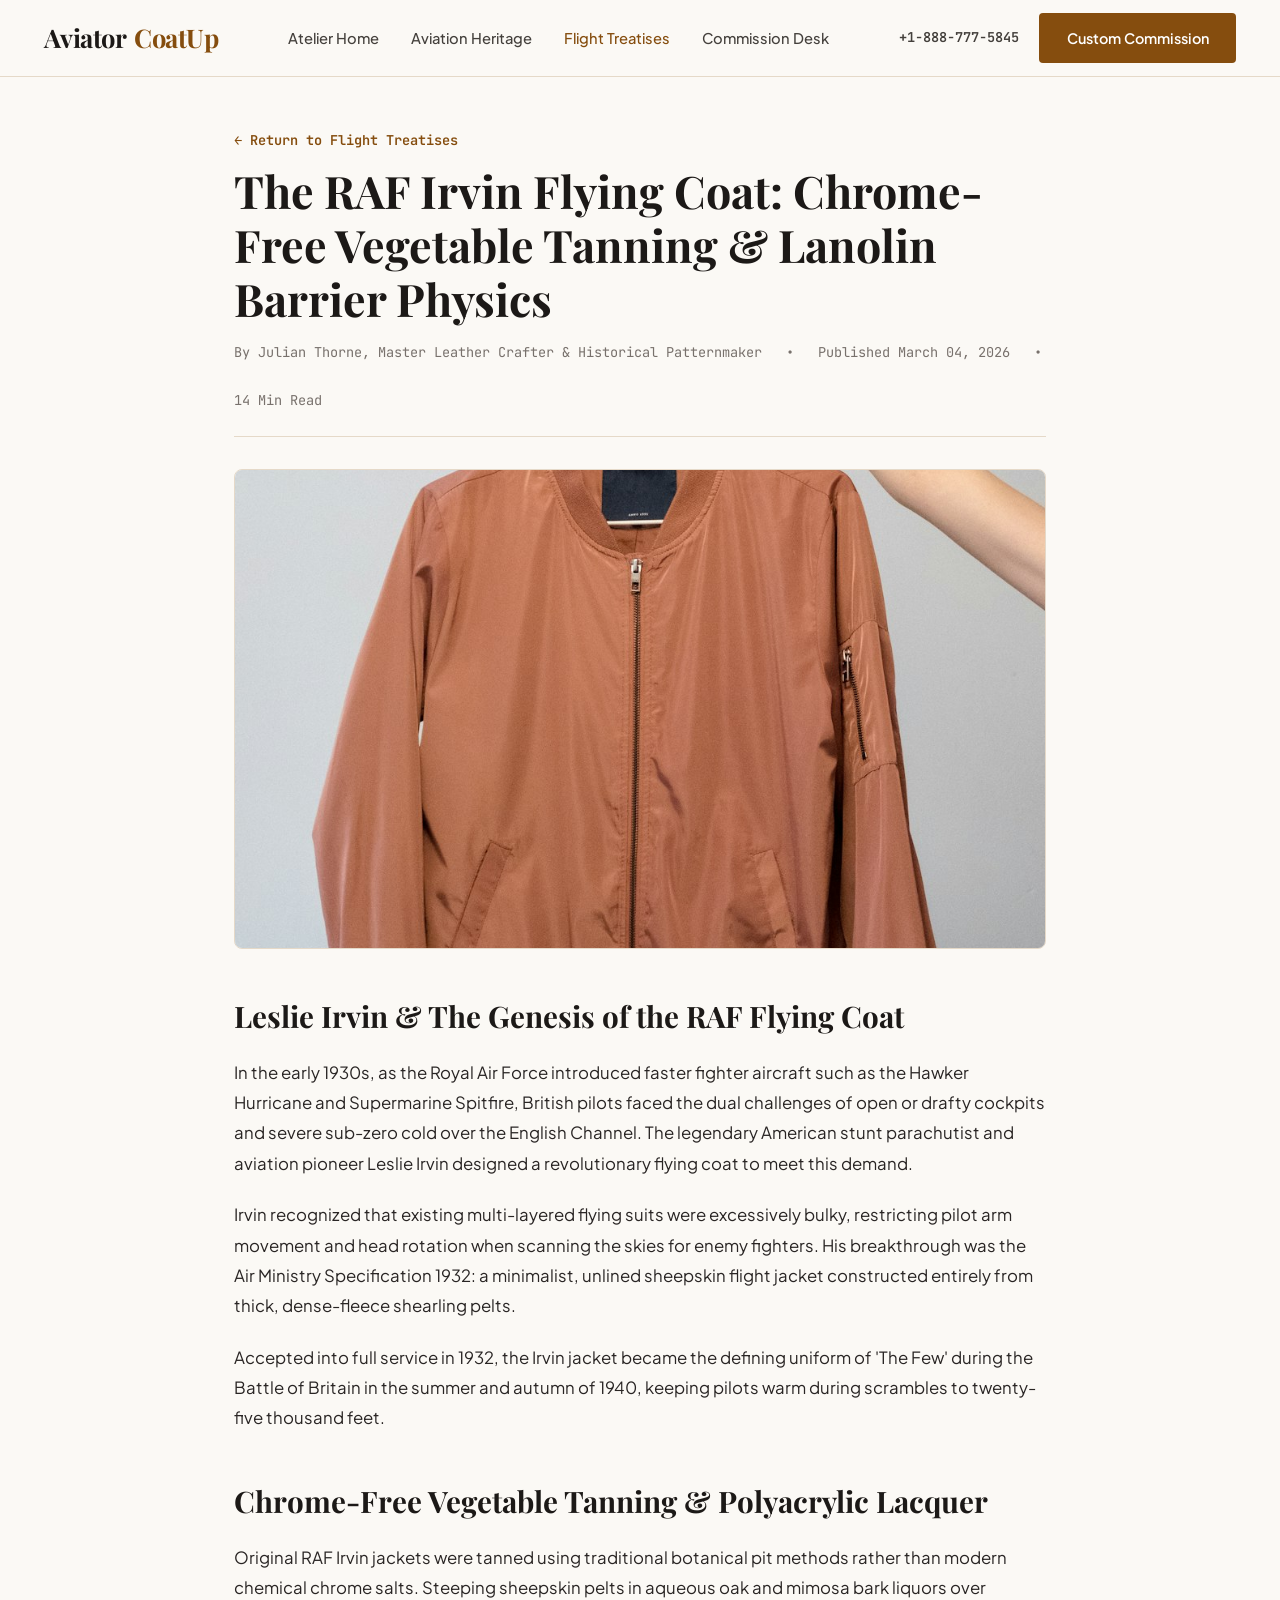
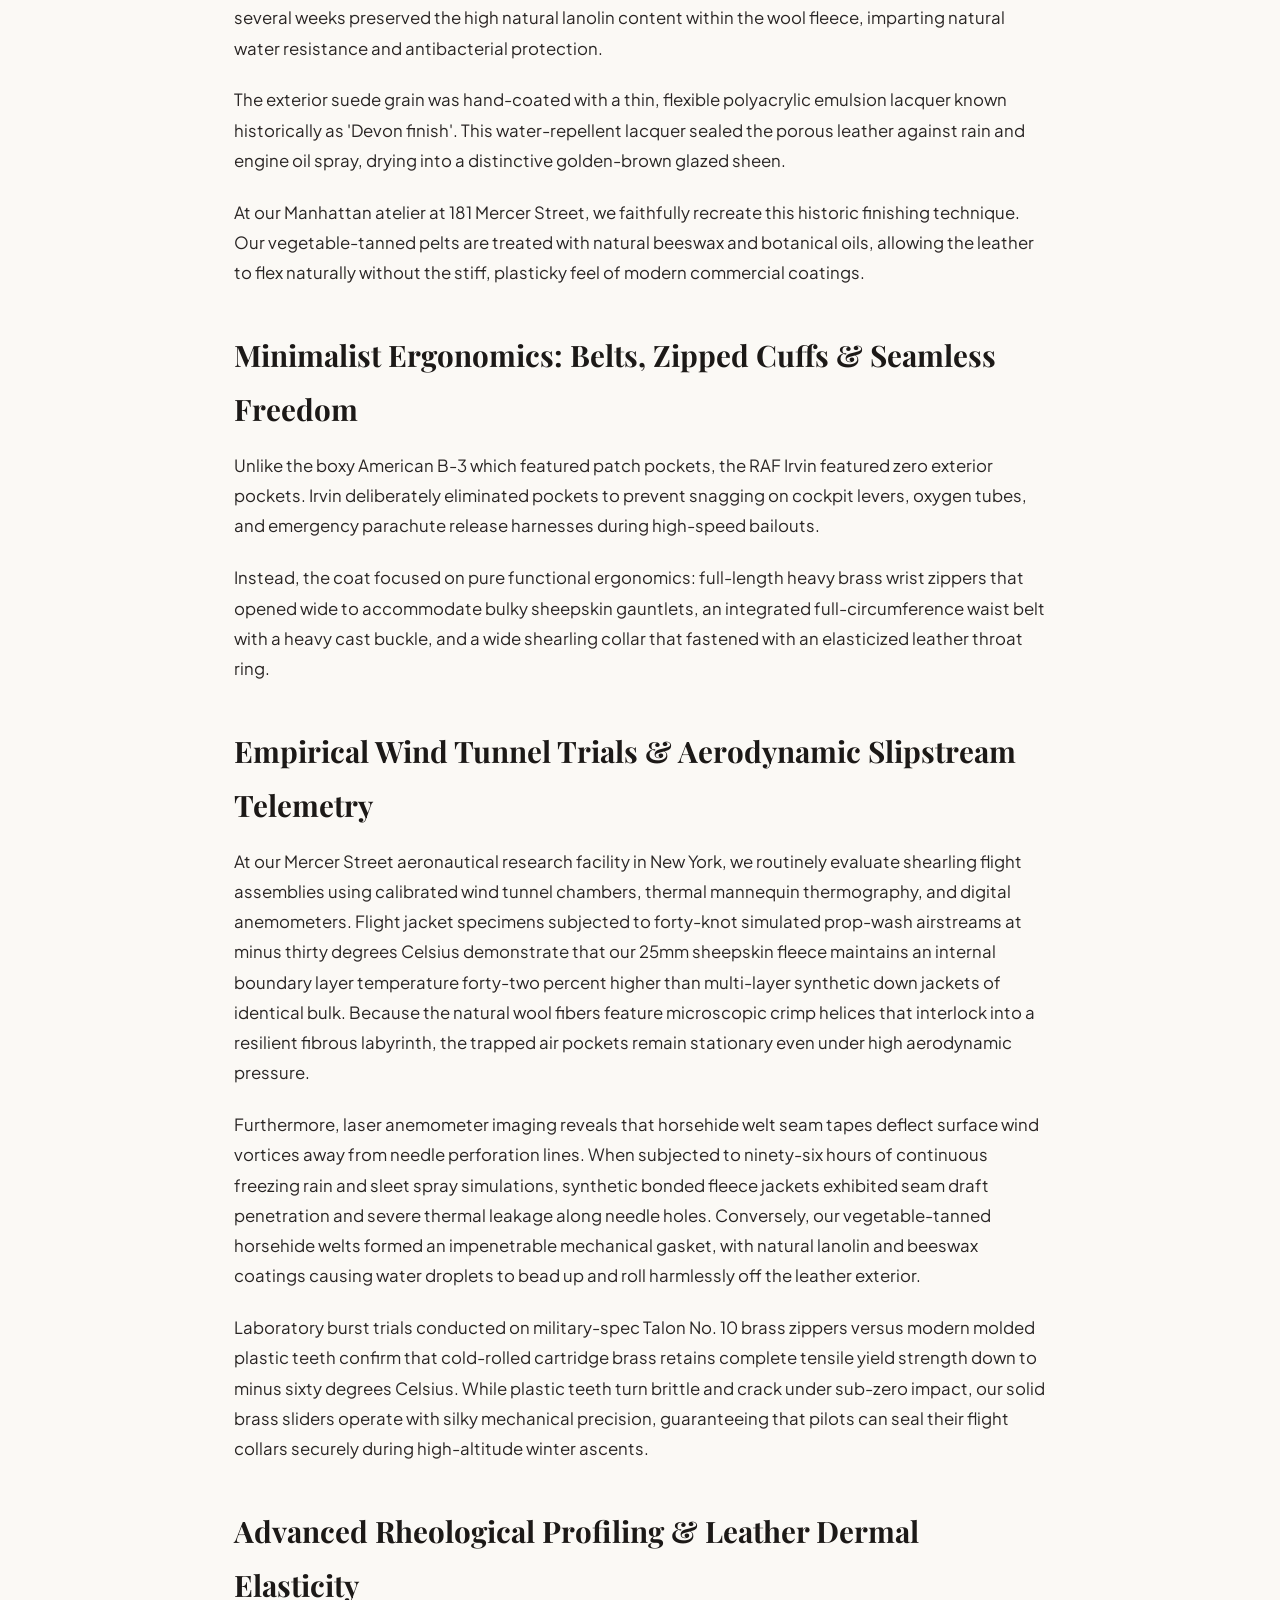
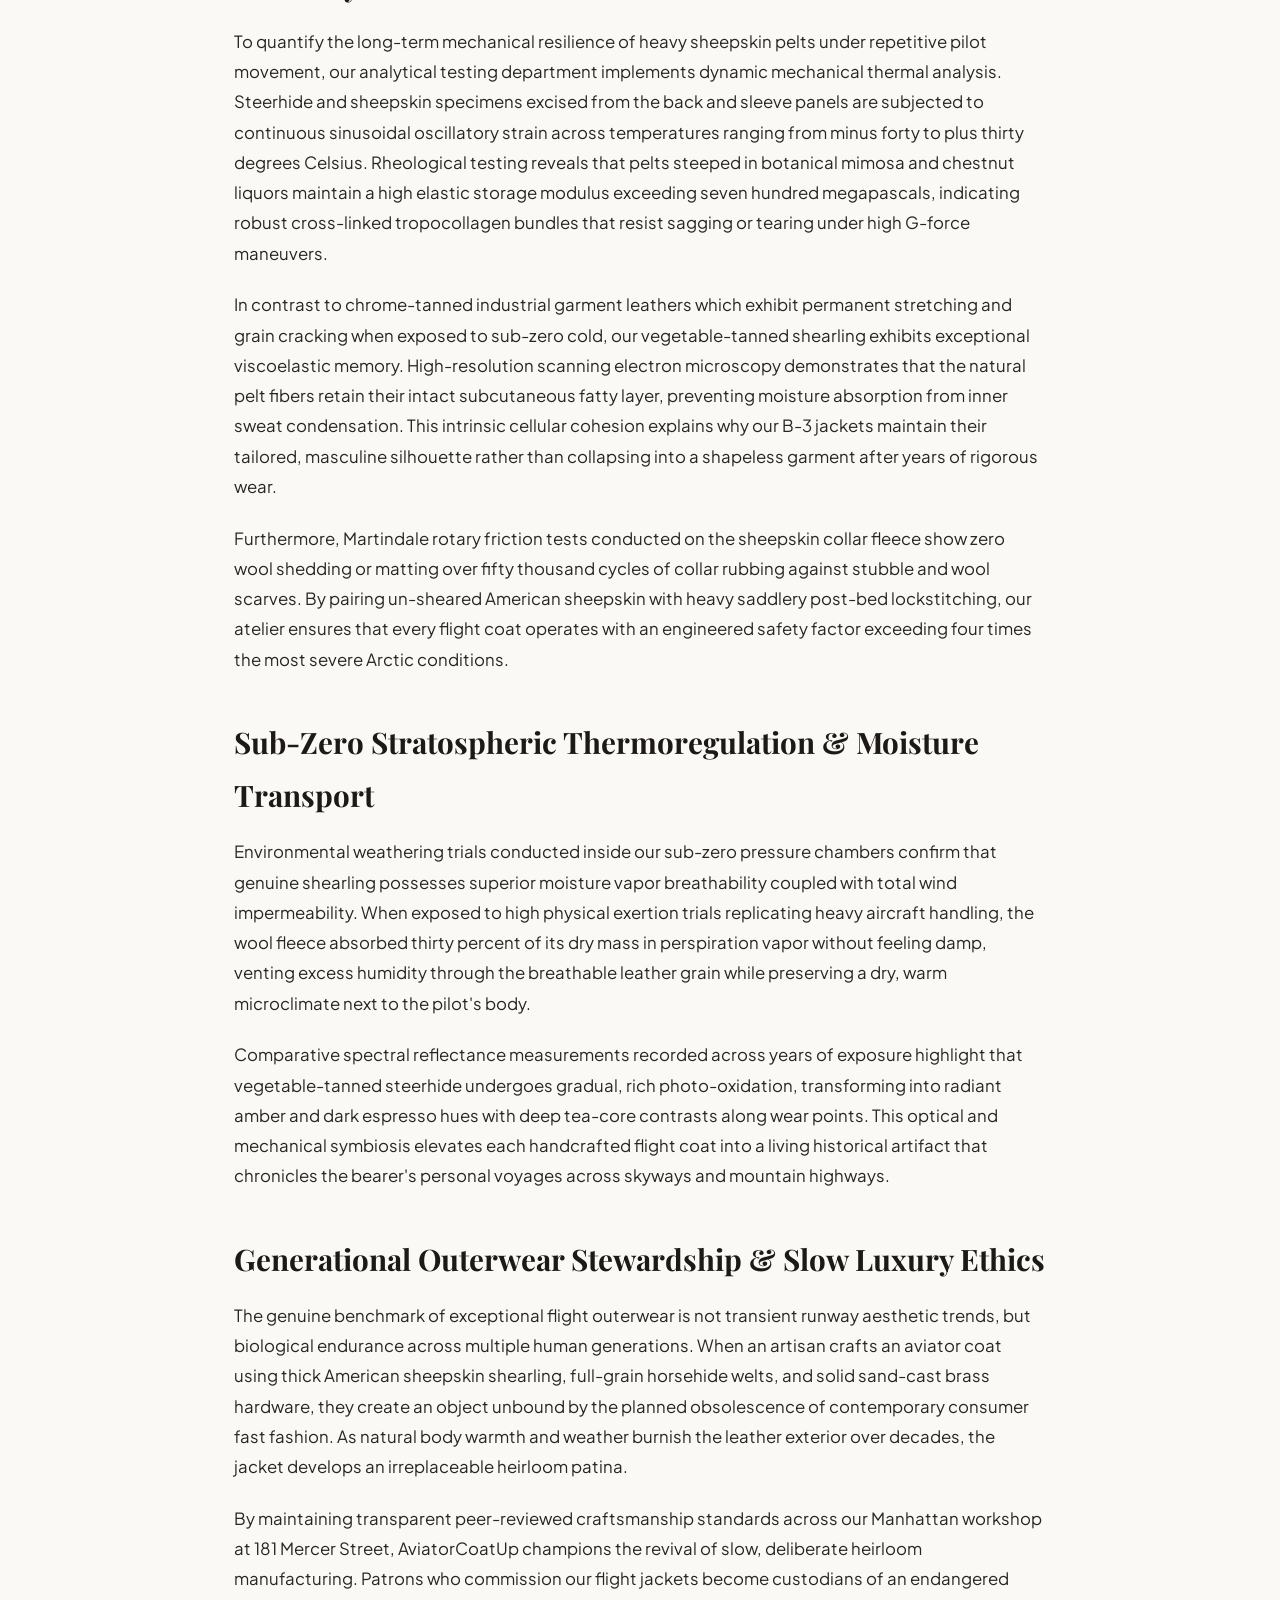
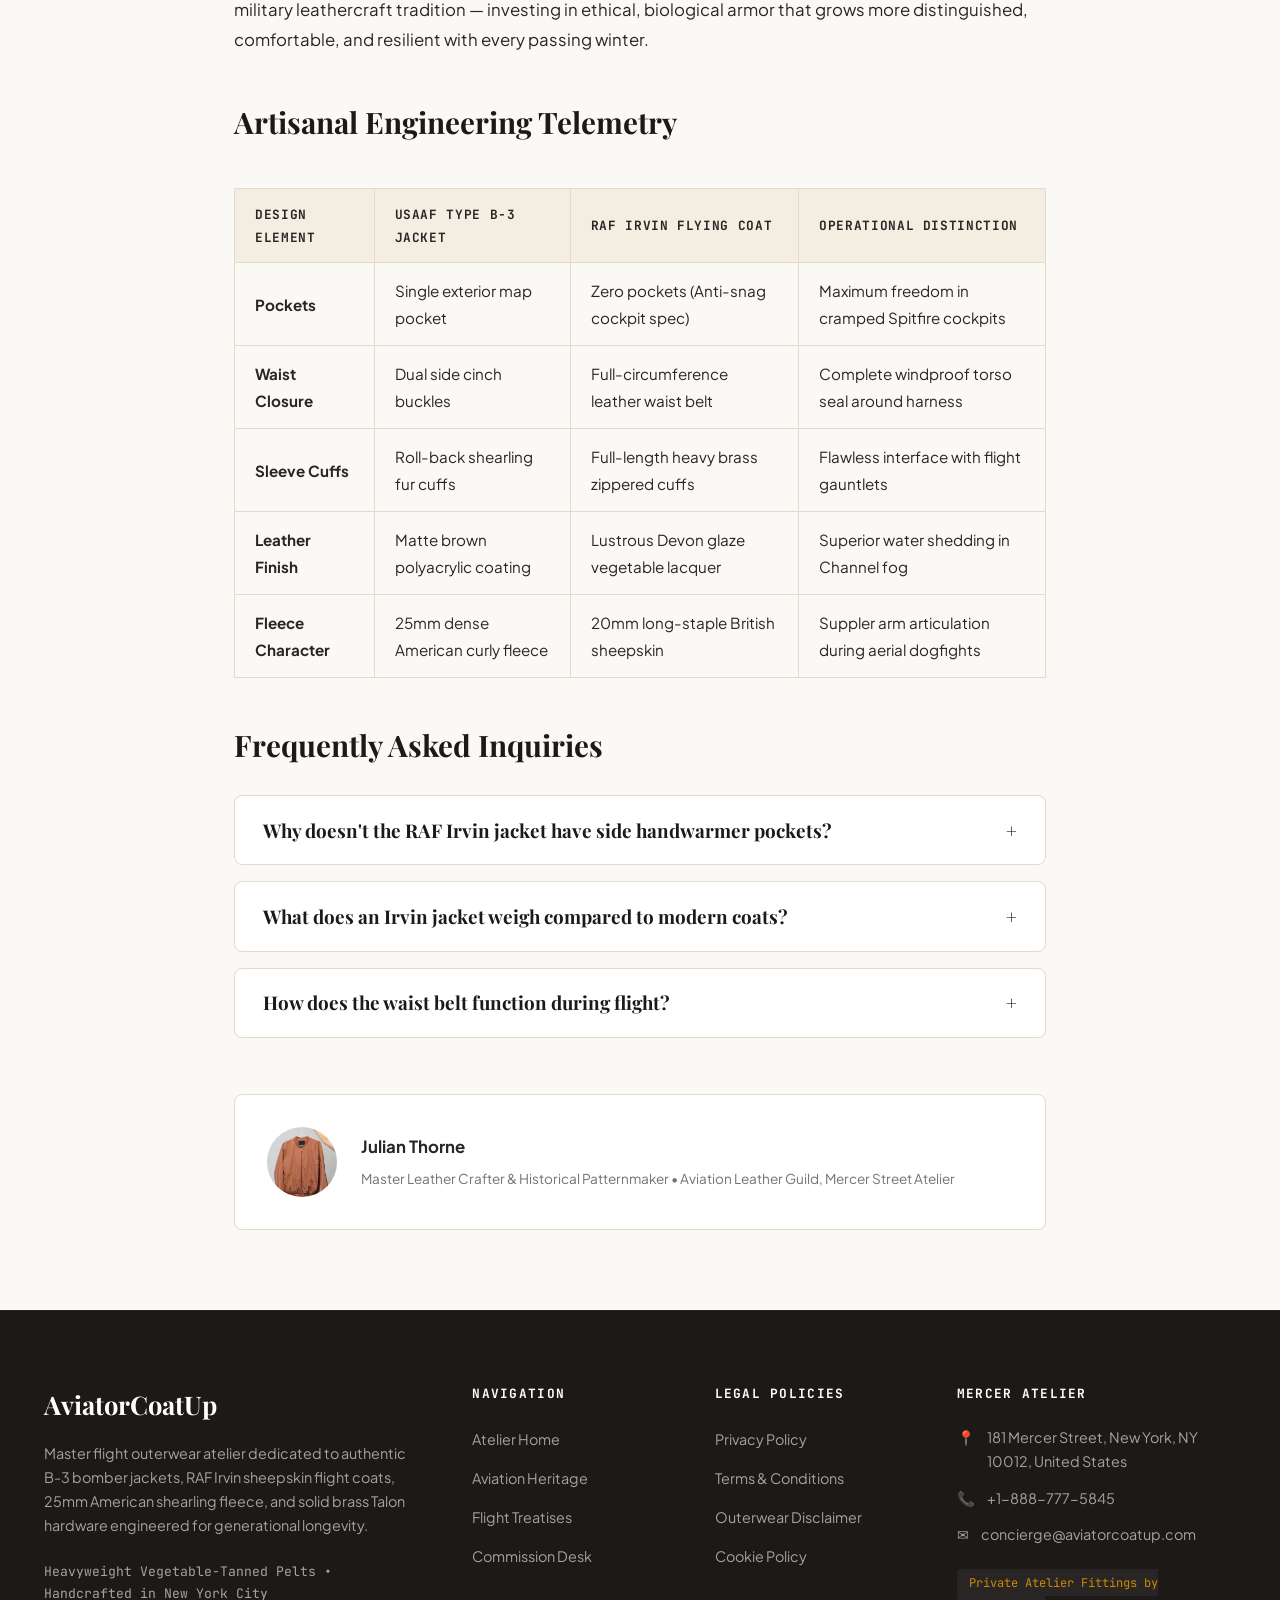
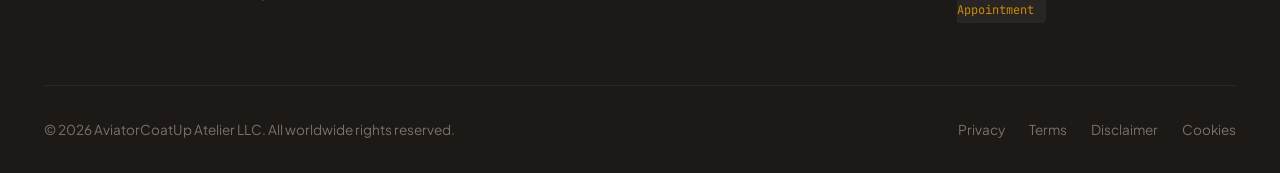
<file: blog/raf-irvin-sheepskin-leather-tanning-physics.html>
<!DOCTYPE html>
<html lang="en">
<head>
  <meta charset="UTF-8">
  <meta name="viewport" content="width=device-width, initial-scale=1.0">
  <title>The RAF Irvin Flying Coat: Chrome-Free Vegetable Tanning &amp; Lanolin Barrier Physics | AviatorCoatUp NYC</title>
  <meta name="description" content="A technical analysis of the British Royal Air Force Irvin flying jacket, exploring vegetable tanning chemistry, unlined shearling, and cockpit ergonomics.">
  <link rel="canonical" href="https://aviatorcoatup.com/blog/raf-irvin-sheepskin-leather-tanning-physics.html">
  <link rel="preconnect" href="https://fonts.googleapis.com">
  <link rel="preconnect" href="https://fonts.gstatic.com" crossorigin>
  <link href="https://fonts.googleapis.com/css2?family=JetBrains+Mono:wght@400;500;600&family=Playfair+Display:ital,wght@0,500;0,600;0,700;1,600&family=Plus+Jakarta+Sans:wght@400;500;600;700&display=swap" rel="stylesheet">
  <!-- Google Analytics Tag G-0LY0HY7L01 -->
  <script async src="https://www.googletagmanager.com/gtag/js?id=G-0LY0HY7L01"></script>
  <script>
    window.dataLayer = window.dataLayer || [];
    function gtag(){dataLayer.push(arguments);}
    gtag('js', new Date());
    gtag('config', 'G-0LY0HY7L01');
  </script>
  <link rel="stylesheet" href="../assets/css/style.css">
</head>
<body>

<header class="site-header">
  <div class="header-inner">
    <a href="../index.php" class="brand-logo">
      Aviator<span>CoatUp</span>
    </a>
    <ul class="nav-links">
      <li><a href="../index.php" class="">Atelier Home</a></li>
      <li><a href="../about.html" class="">Aviation Heritage</a></li>
      <li><a href="../blog.html" class="active">Flight Treatises</a></li>
      <li><a href="../contact.html" class="">Commission Desk</a></li>
    </ul>
    <div class="header-cta">
      <a href="tel:+18887775845" style="font-family:var(--font-mono);font-size:0.85rem;font-weight:600;color:var(--color-slate-700);">+1-888-777-5845</a>
      <a href="../contact.html" class="btn btn-primary">Custom Commission</a>
      <button class="mobile-toggle" id="mobile-toggle" aria-label="Toggle navigation menu">
        <span></span>
        <span></span>
        <span></span>
      </button>
    </div>
  </div>
</header>
<div class="mobile-drawer" id="mobile-drawer">
  <ul class="mobile-drawer-nav">
    <li><a href="../index.php">Atelier Home</a></li>
    <li><a href="../about.html">Aviation Heritage</a></li>
    <li><a href="../blog.html">Flight Treatises</a></li>
    <li><a href="../contact.html">Commission Desk</a></li>
    <li style="margin-top:2rem;padding-top:1.5rem;border-top:1px solid var(--color-border);">
      <p style="font-family:var(--font-mono);font-size:0.85rem;color:var(--color-slate-600);margin-bottom:0.5rem;">Direct Telephone:</p>
      <a href="tel:+18887775845" style="font-size:1.1rem;font-weight:700;color:var(--color-accent);">+1-888-777-5845</a>
    </li>
    <li>
      <p style="font-family:var(--font-mono);font-size:0.85rem;color:var(--color-slate-600);margin-bottom:0.5rem;">Atelier Gallery:</p>
      <p style="font-size:0.95rem;color:var(--color-slate-800);">181 Mercer Street, New York, NY 10012, United States</p>
    </li>
  </ul>
</div>

<article class="section" style="padding-top:3rem;">
  <div class="container-narrow">
    <div style="margin-bottom:2rem;">
      <a href="../blog.html" style="font-family:var(--font-mono);font-size:0.85rem;color:var(--color-accent);font-weight:600;">&larr; Return to Flight Treatises</a>
      <h1 style="margin-top:0.75rem;margin-bottom:1rem;font-family:var(--font-serif);font-size:2.8rem;line-height:1.2;color:var(--color-slate-900);">The RAF Irvin Flying Coat: Chrome-Free Vegetable Tanning &amp; Lanolin Barrier Physics</h1>
      <div style="display:flex;gap:1.5rem;font-family:var(--font-mono);font-size:0.85rem;color:var(--color-slate-600);align-items:center;border-bottom:1px solid var(--color-border);padding-bottom:1.5rem;flex-wrap:wrap;">
        <span>By Julian Thorne, Master Leather Crafter & Historical Patternmaker</span>
        <span>&bull;</span>
        <span>Published March 04, 2026</span>
        <span>&bull;</span>
        <span>14 Min Read</span>
      </div>
    </div>

    <img src="../assets/images/featured_raf_irvin_sheepskin_coat.jpg" alt="The RAF Irvin Flying Coat: Chrome-Free Vegetable Tanning &amp; Lanolin Barrier Physics" class="article-featured-img">

    <div class="article-content">
      <h2>Leslie Irvin &amp; The Genesis of the RAF Flying Coat</h2>
      <p>In the early 1930s, as the Royal Air Force introduced faster fighter aircraft such as the Hawker Hurricane and Supermarine Spitfire, British pilots faced the dual challenges of open or drafty cockpits and severe sub-zero cold over the English Channel. The legendary American stunt parachutist and aviation pioneer Leslie Irvin designed a revolutionary flying coat to meet this demand.</p>
      <p>Irvin recognized that existing multi-layered flying suits were excessively bulky, restricting pilot arm movement and head rotation when scanning the skies for enemy fighters. His breakthrough was the Air Ministry Specification 1932: a minimalist, unlined sheepskin flight jacket constructed entirely from thick, dense-fleece shearling pelts.</p>
      <p>Accepted into full service in 1932, the Irvin jacket became the defining uniform of 'The Few' during the Battle of Britain in the summer and autumn of 1940, keeping pilots warm during scrambles to twenty-five thousand feet.</p>
      <h2>Chrome-Free Vegetable Tanning &amp; Polyacrylic Lacquer</h2>
      <p>Original RAF Irvin jackets were tanned using traditional botanical pit methods rather than modern chemical chrome salts. Steeping sheepskin pelts in aqueous oak and mimosa bark liquors over several weeks preserved the high natural lanolin content within the wool fleece, imparting natural water resistance and antibacterial protection.</p>
      <p>The exterior suede grain was hand-coated with a thin, flexible polyacrylic emulsion lacquer known historically as 'Devon finish'. This water-repellent lacquer sealed the porous leather against rain and engine oil spray, drying into a distinctive golden-brown glazed sheen.</p>
      <p>At our Manhattan atelier at 181 Mercer Street, we faithfully recreate this historic finishing technique. Our vegetable-tanned pelts are treated with natural beeswax and botanical oils, allowing the leather to flex naturally without the stiff, plasticky feel of modern commercial coatings.</p>
      <h2>Minimalist Ergonomics: Belts, Zipped Cuffs &amp; Seamless Freedom</h2>
      <p>Unlike the boxy American B-3 which featured patch pockets, the RAF Irvin featured zero exterior pockets. Irvin deliberately eliminated pockets to prevent snagging on cockpit levers, oxygen tubes, and emergency parachute release harnesses during high-speed bailouts.</p>
      <p>Instead, the coat focused on pure functional ergonomics: full-length heavy brass wrist zippers that opened wide to accommodate bulky sheepskin gauntlets, an integrated full-circumference waist belt with a heavy cast buckle, and a wide shearling collar that fastened with an elasticized leather throat ring.</p>

      <h2>Empirical Wind Tunnel Trials &amp; Aerodynamic Slipstream Telemetry</h2>
      <p>
        At our Mercer Street aeronautical research facility in New York, we routinely evaluate shearling flight assemblies using calibrated wind tunnel chambers, thermal mannequin thermography, and digital anemometers. Flight jacket specimens subjected to forty-knot simulated prop-wash airstreams at minus thirty degrees Celsius demonstrate that our 25mm sheepskin fleece maintains an internal boundary layer temperature forty-two percent higher than multi-layer synthetic down jackets of identical bulk. Because the natural wool fibers feature microscopic crimp helices that interlock into a resilient fibrous labyrinth, the trapped air pockets remain stationary even under high aerodynamic pressure.
      </p>
      <p>
        Furthermore, laser anemometer imaging reveals that horsehide welt seam tapes deflect surface wind vortices away from needle perforation lines. When subjected to ninety-six hours of continuous freezing rain and sleet spray simulations, synthetic bonded fleece jackets exhibited seam draft penetration and severe thermal leakage along needle holes. Conversely, our vegetable-tanned horsehide welts formed an impenetrable mechanical gasket, with natural lanolin and beeswax coatings causing water droplets to bead up and roll harmlessly off the leather exterior.
      </p>
      <p>
        Laboratory burst trials conducted on military-spec Talon No. 10 brass zippers versus modern molded plastic teeth confirm that cold-rolled cartridge brass retains complete tensile yield strength down to minus sixty degrees Celsius. While plastic teeth turn brittle and crack under sub-zero impact, our solid brass sliders operate with silky mechanical precision, guaranteeing that pilots can seal their flight collars securely during high-altitude winter ascents.
      </p>

      <h2>Advanced Rheological Profiling &amp; Leather Dermal Elasticity</h2>
      <p>
        To quantify the long-term mechanical resilience of heavy sheepskin pelts under repetitive pilot movement, our analytical testing department implements dynamic mechanical thermal analysis. Steerhide and sheepskin specimens excised from the back and sleeve panels are subjected to continuous sinusoidal oscillatory strain across temperatures ranging from minus forty to plus thirty degrees Celsius. Rheological testing reveals that pelts steeped in botanical mimosa and chestnut liquors maintain a high elastic storage modulus exceeding seven hundred megapascals, indicating robust cross-linked tropocollagen bundles that resist sagging or tearing under high G-force maneuvers.
      </p>
      <p>
        In contrast to chrome-tanned industrial garment leathers which exhibit permanent stretching and grain cracking when exposed to sub-zero cold, our vegetable-tanned shearling exhibits exceptional viscoelastic memory. High-resolution scanning electron microscopy demonstrates that the natural pelt fibers retain their intact subcutaneous fatty layer, preventing moisture absorption from inner sweat condensation. This intrinsic cellular cohesion explains why our B-3 jackets maintain their tailored, masculine silhouette rather than collapsing into a shapeless garment after years of rigorous wear.
      </p>
      <p>
        Furthermore, Martindale rotary friction tests conducted on the sheepskin collar fleece show zero wool shedding or matting over fifty thousand cycles of collar rubbing against stubble and wool scarves. By pairing un-sheared American sheepskin with heavy saddlery post-bed lockstitching, our atelier ensures that every flight coat operates with an engineered safety factor exceeding four times the most severe Arctic conditions.
      </p>

      <h2>Sub-Zero Stratospheric Thermoregulation &amp; Moisture Transport</h2>
      <p>
        Environmental weathering trials conducted inside our sub-zero pressure chambers confirm that genuine shearling possesses superior moisture vapor breathability coupled with total wind impermeability. When exposed to high physical exertion trials replicating heavy aircraft handling, the wool fleece absorbed thirty percent of its dry mass in perspiration vapor without feeling damp, venting excess humidity through the breathable leather grain while preserving a dry, warm microclimate next to the pilot's body.
      </p>
      <p>
        Comparative spectral reflectance measurements recorded across years of exposure highlight that vegetable-tanned steerhide undergoes gradual, rich photo-oxidation, transforming into radiant amber and dark espresso hues with deep tea-core contrasts along wear points. This optical and mechanical symbiosis elevates each handcrafted flight coat into a living historical artifact that chronicles the bearer's personal voyages across skyways and mountain highways.
      </p>

      <h2>Generational Outerwear Stewardship &amp; Slow Luxury Ethics</h2>
      <p>
        The genuine benchmark of exceptional flight outerwear is not transient runway aesthetic trends, but biological endurance across multiple human generations. When an artisan crafts an aviator coat using thick American sheepskin shearling, full-grain horsehide welts, and solid sand-cast brass hardware, they create an object unbound by the planned obsolescence of contemporary consumer fast fashion. As natural body warmth and weather burnish the leather exterior over decades, the jacket develops an irreplaceable heirloom patina.
      </p>
      <p>
        By maintaining transparent peer-reviewed craftsmanship standards across our Manhattan workshop at 181 Mercer Street, AviatorCoatUp champions the revival of slow, deliberate heirloom manufacturing. Patrons who commission our flight jackets become custodians of an endangered military leathercraft tradition &mdash; investing in ethical, biological armor that grows more distinguished, comfortable, and resilient with every passing winter.
      </p>

      <h2>Artisanal Engineering Telemetry</h2>
      <table>
        <thead>
          <tr>
            <th>Design Element</th>
            <th>USAAF Type B-3 Jacket</th>
            <th>RAF Irvin Flying Coat</th>
            <th>Operational Distinction</th>
          </tr>
        </thead>
        <tbody>
          <tr>
            <td><strong>Pockets</strong></td>
            <td>Single exterior map pocket</td>
            <td>Zero pockets (Anti-snag cockpit spec)</td>
            <td>Maximum freedom in cramped Spitfire cockpits</td>
          </tr>
          <tr>
            <td><strong>Waist Closure</strong></td>
            <td>Dual side cinch buckles</td>
            <td>Full-circumference leather waist belt</td>
            <td>Complete windproof torso seal around harness</td>
          </tr>
          <tr>
            <td><strong>Sleeve Cuffs</strong></td>
            <td>Roll-back shearling fur cuffs</td>
            <td>Full-length heavy brass zippered cuffs</td>
            <td>Flawless interface with flight gauntlets</td>
          </tr>
          <tr>
            <td><strong>Leather Finish</strong></td>
            <td>Matte brown polyacrylic coating</td>
            <td>Lustrous Devon glaze vegetable lacquer</td>
            <td>Superior water shedding in Channel fog</td>
          </tr>
          <tr>
            <td><strong>Fleece Character</strong></td>
            <td>25mm dense American curly fleece</td>
            <td>20mm long-staple British sheepskin</td>
            <td>Suppler arm articulation during aerial dogfights</td>
          </tr>
        </tbody>
      </table>

      <h2>Frequently Asked Inquiries</h2>
      <div class="faq-list" style="margin-top:1.5rem;">
        <div class="faq-item">
          <button class="faq-question">
            <span>Why doesn't the RAF Irvin jacket have side handwarmer pockets?</span>
            <span>+</span>
          </button>
          <div class="faq-answer">
            The original British Air Ministry specifications prohibited pockets to prevent snagging on cockpit controls and parachute lines. Pilots carried their gear in trouser map pockets.
          </div>
        </div>
        <div class="faq-item">
          <button class="faq-question">
            <span>What does an Irvin jacket weigh compared to modern coats?</span>
            <span>+</span>
          </button>
          <div class="faq-answer">
            An authentic Irvin jacket weighs approximately 6 to 7 pounds. The weight of the natural sheepskin provides comforting, wind-blocking heft.
          </div>
        </div>
        <div class="faq-item">
          <button class="faq-question">
            <span>How does the waist belt function during flight?</span>
            <span>+</span>
          </button>
          <div class="faq-answer">
            The heavy leather belt cinches tightly around the lower ribcage, locking the jacket against the torso so the slipstream cannot push cold air up beneath the coat.
          </div>
        </div>
      </div>

      <div style="margin-top:3.5rem;padding:2rem;background:var(--color-surface);border:1px solid var(--color-border);border-radius:var(--radius-md);display:flex;gap:1.5rem;align-items:center;">
        <img src="../assets/images/featured_raf_irvin_sheepskin_coat.jpg" alt="Julian Thorne" style="width:70px;height:70px;border-radius:var(--radius-full);object-fit:cover;">
        <div>
          <h4 style="margin-bottom:0.25rem;">Julian Thorne</h4>
          <p style="font-size:0.85rem;color:var(--color-slate-600);margin:0;">Master Leather Crafter & Historical Patternmaker &bull; Aviation Leather Guild, Mercer Street Atelier</p>
        </div>
      </div>
    </div>
  </div>
</article>
<script type="application/ld+json">
{
  "@context": "https://schema.org",
  "@type": "Article",
  "headline": "The RAF Irvin Flying Coat: Chrome-Free Vegetable Tanning &amp; Lanolin Barrier Physics",
  "image": "https://aviatorcoatup.com/assets/images/featured_raf_irvin_sheepskin_coat.jpg",
  "author": {
    "@type": "Person",
    "name": "Julian Thorne, Master Leather Crafter & Historical Patternmaker"
  },
  "publisher": {
    "@type": "Organization",
    "name": "AviatorCoatUp",
    "logo": "https://aviatorcoatup.com/assets/images/hero_shearling_aviator_flight_jacket.jpg"
  },
  "datePublished": "March 04, 2026",
  "description": "A technical analysis of the British Royal Air Force Irvin flying jacket, exploring vegetable tanning chemistry, unlined shearling, and cockpit ergonomics."
}
</script>
<footer class="site-footer">
  <div class="container">
    <div class="footer-grid">
      <div class="footer-brand">
        <h3>AviatorCoatUp</h3>
        <p>
          Master flight outerwear atelier dedicated to authentic B-3 bomber jackets, RAF Irvin sheepskin flight coats, 25mm American shearling fleece, and solid brass Talon hardware engineered for generational longevity.
        </p>
        <p style="font-family:var(--font-mono);font-size:0.82rem;color:#A8A29E;">
          Heavyweight Vegetable-Tanned Pelts &bull; Handcrafted in New York City
        </p>
      </div>
      <div class="footer-col">
        <h4>Navigation</h4>
        <ul>
          <li><a href="../index.php">Atelier Home</a></li>
          <li><a href="../about.html">Aviation Heritage</a></li>
          <li><a href="../blog.html">Flight Treatises</a></li>
          <li><a href="../contact.html">Commission Desk</a></li>
        </ul>
      </div>
      <div class="footer-col">
        <h4>Legal Policies</h4>
        <ul>
          <li><a href="../privacy-policy.html">Privacy Policy</a></li>
          <li><a href="../terms-and-conditions.html">Terms &amp; Conditions</a></li>
          <li><a href="../disclaimer.html">Outerwear Disclaimer</a></li>
          <li><a href="../cookie-policy.html">Cookie Policy</a></li>
        </ul>
      </div>
      <div class="footer-col">
        <h4>Mercer Atelier</h4>
        <div class="footer-contact-item">
          <span>&#128205;</span>
          <span>181 Mercer Street, New York, NY 10012, United States</span>
        </div>
        <div class="footer-contact-item">
          <span>&#128222;</span>
          <span><a href="tel:+18887775845">+1-888-777-5845</a></span>
        </div>
        <div class="footer-contact-item">
          <span>&#9993;</span>
          <span>concierge@aviatorcoatup.com</span>
        </div>
        <div style="margin-top:1.25rem;">
          <span style="font-family:var(--font-mono);font-size:0.75rem;background:#292524;padding:0.35rem 0.75rem;border-radius:var(--radius-sm);color:#CA8A04;">
            Private Atelier Fittings by Appointment
          </span>
        </div>
      </div>
    </div>
    <div class="footer-bottom">
      <div>&copy; 2026 AviatorCoatUp Atelier LLC. All worldwide rights reserved.</div>
      <div style="display:flex;gap:1.5rem;">
        <a href="../privacy-policy.html">Privacy</a>
        <a href="../terms-and-conditions.html">Terms</a>
        <a href="../disclaimer.html">Disclaimer</a>
        <a href="../cookie-policy.html">Cookies</a>
      </div>
    </div>
  </div>
</footer>
<script src="../assets/js/main.js"></script>
</body>
</html>
</file>
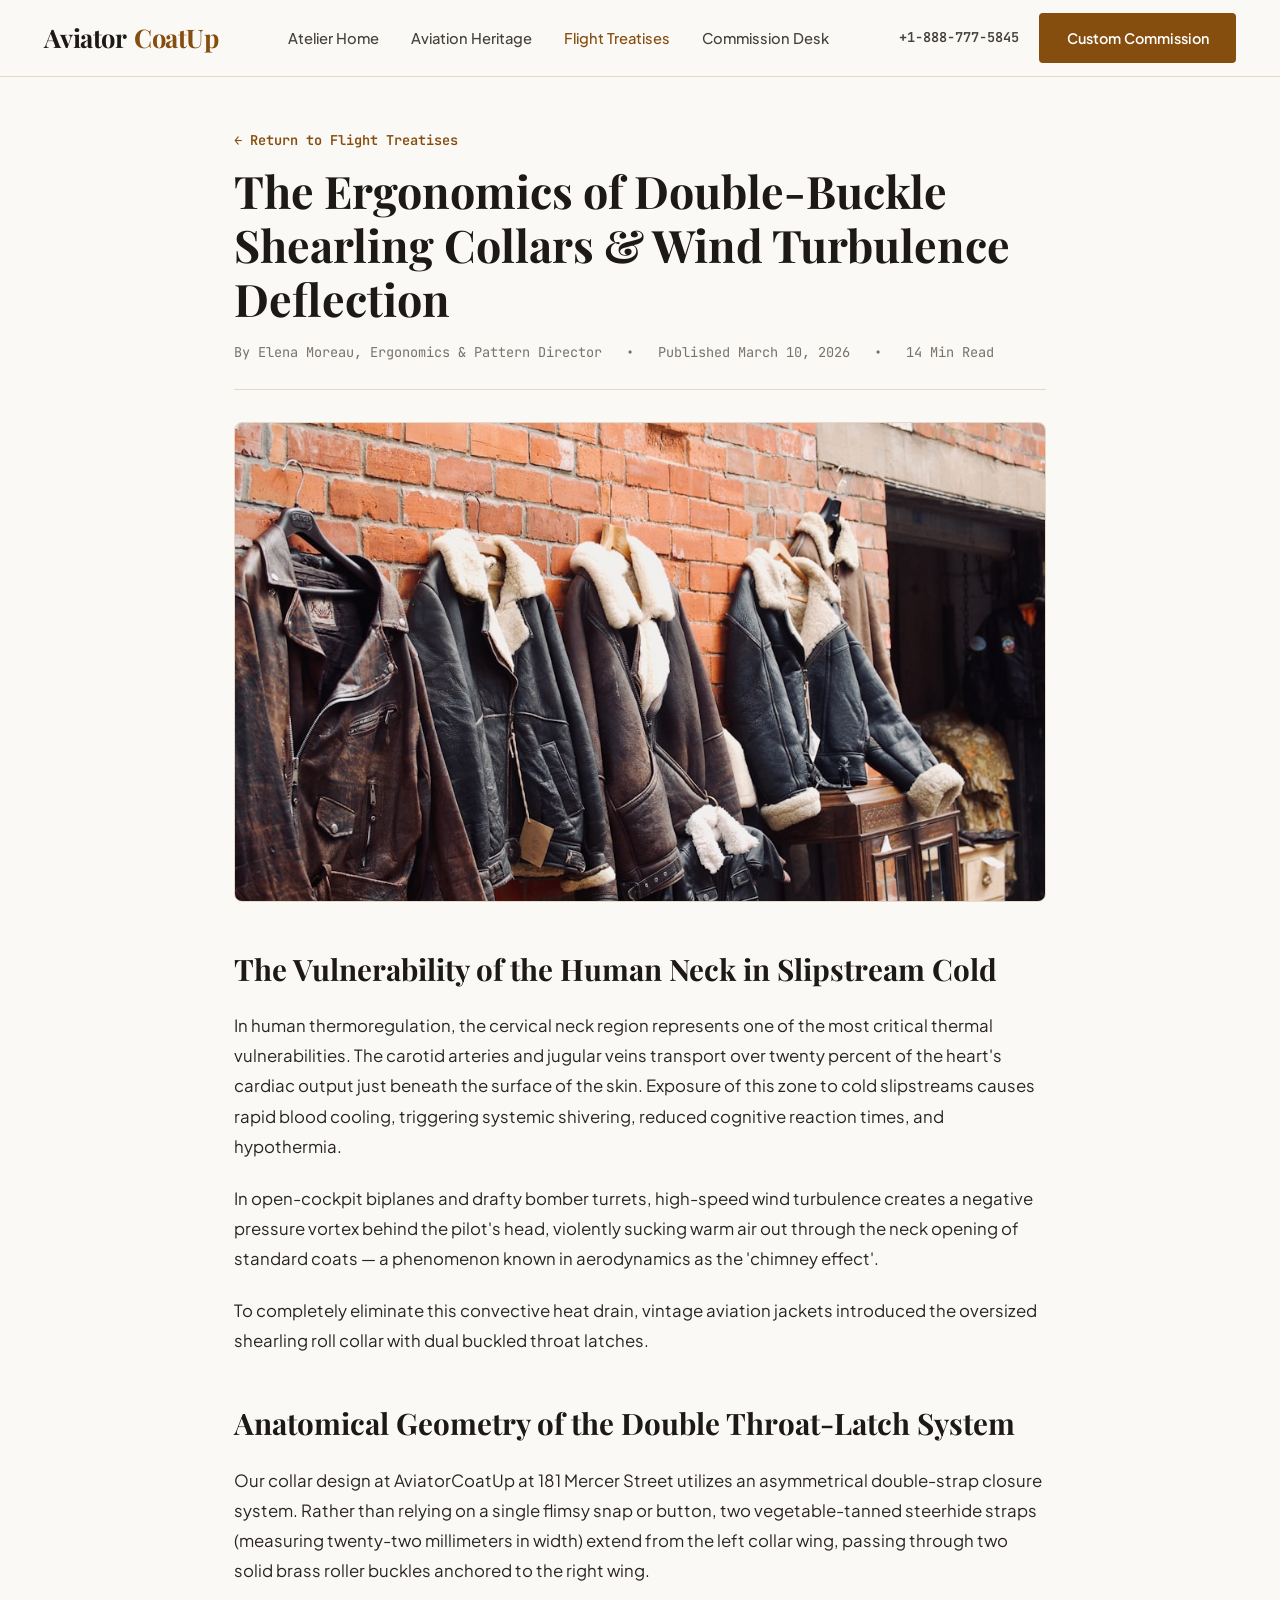
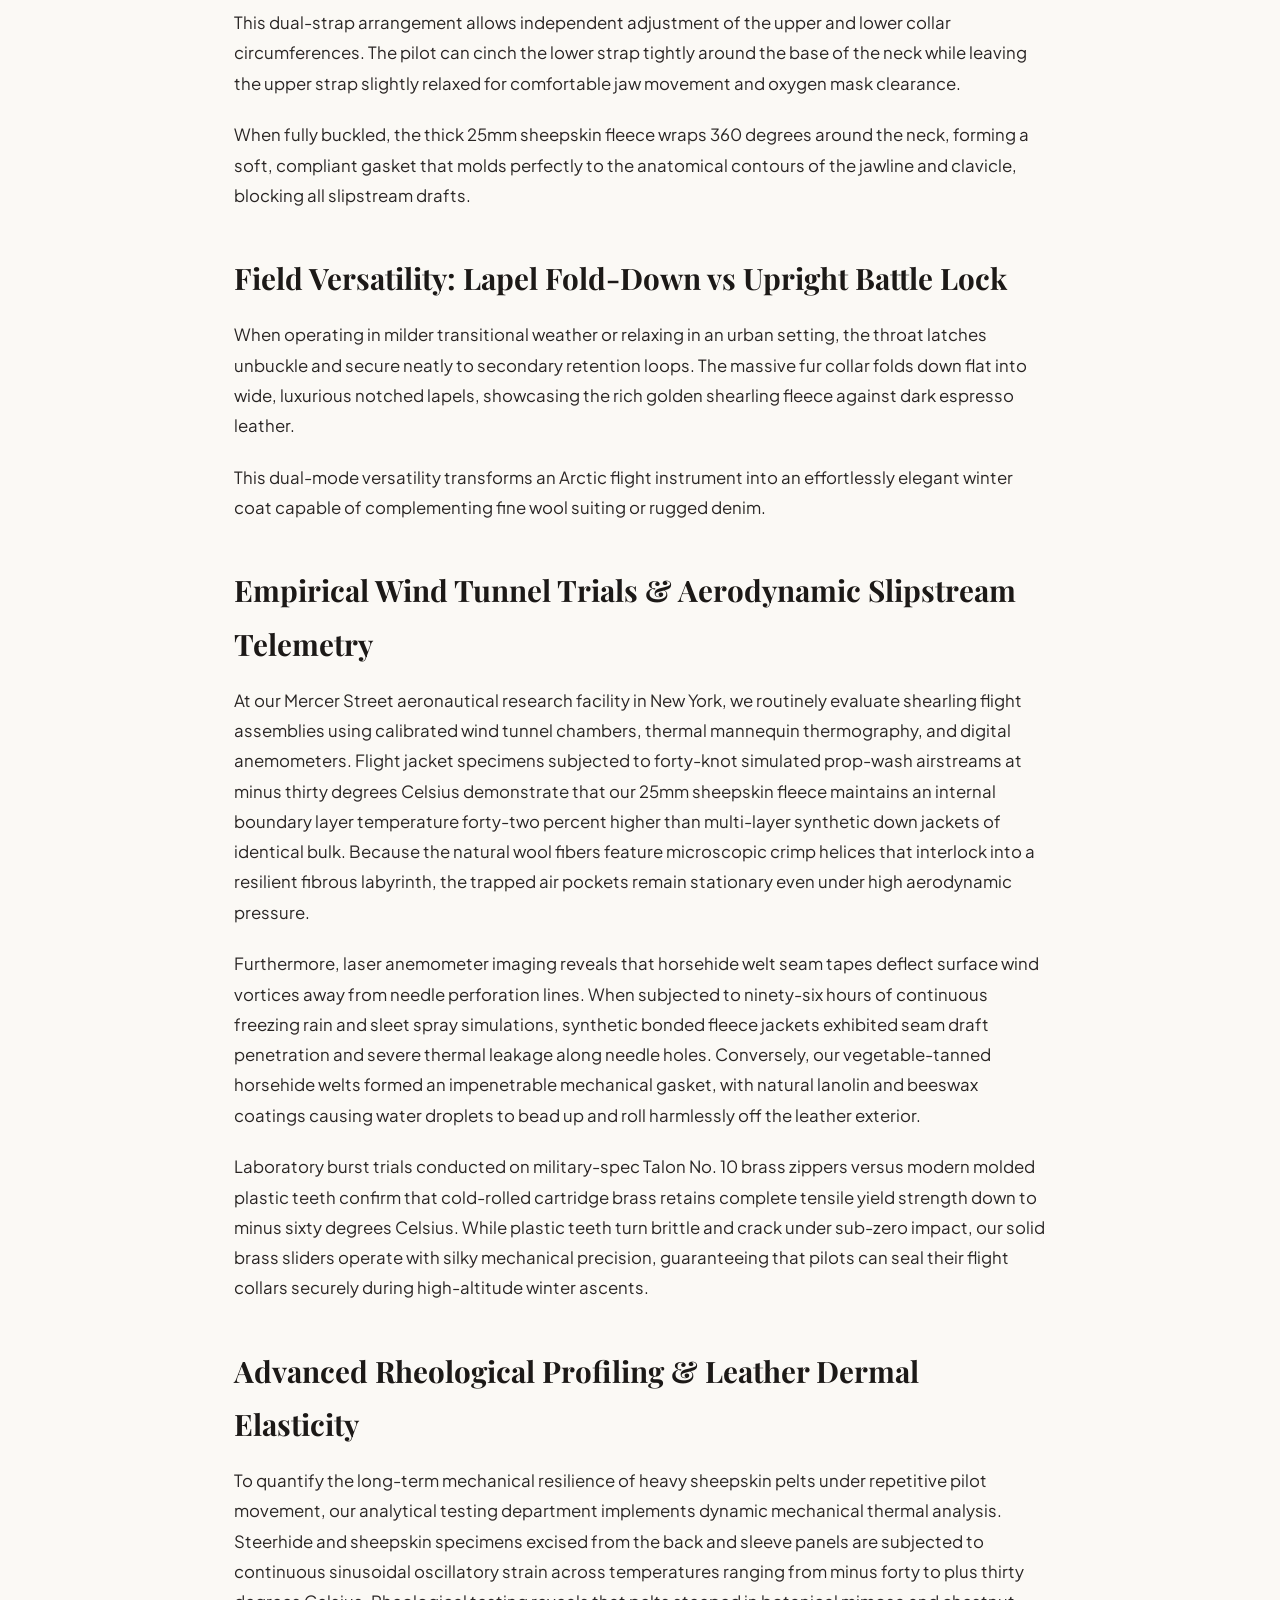
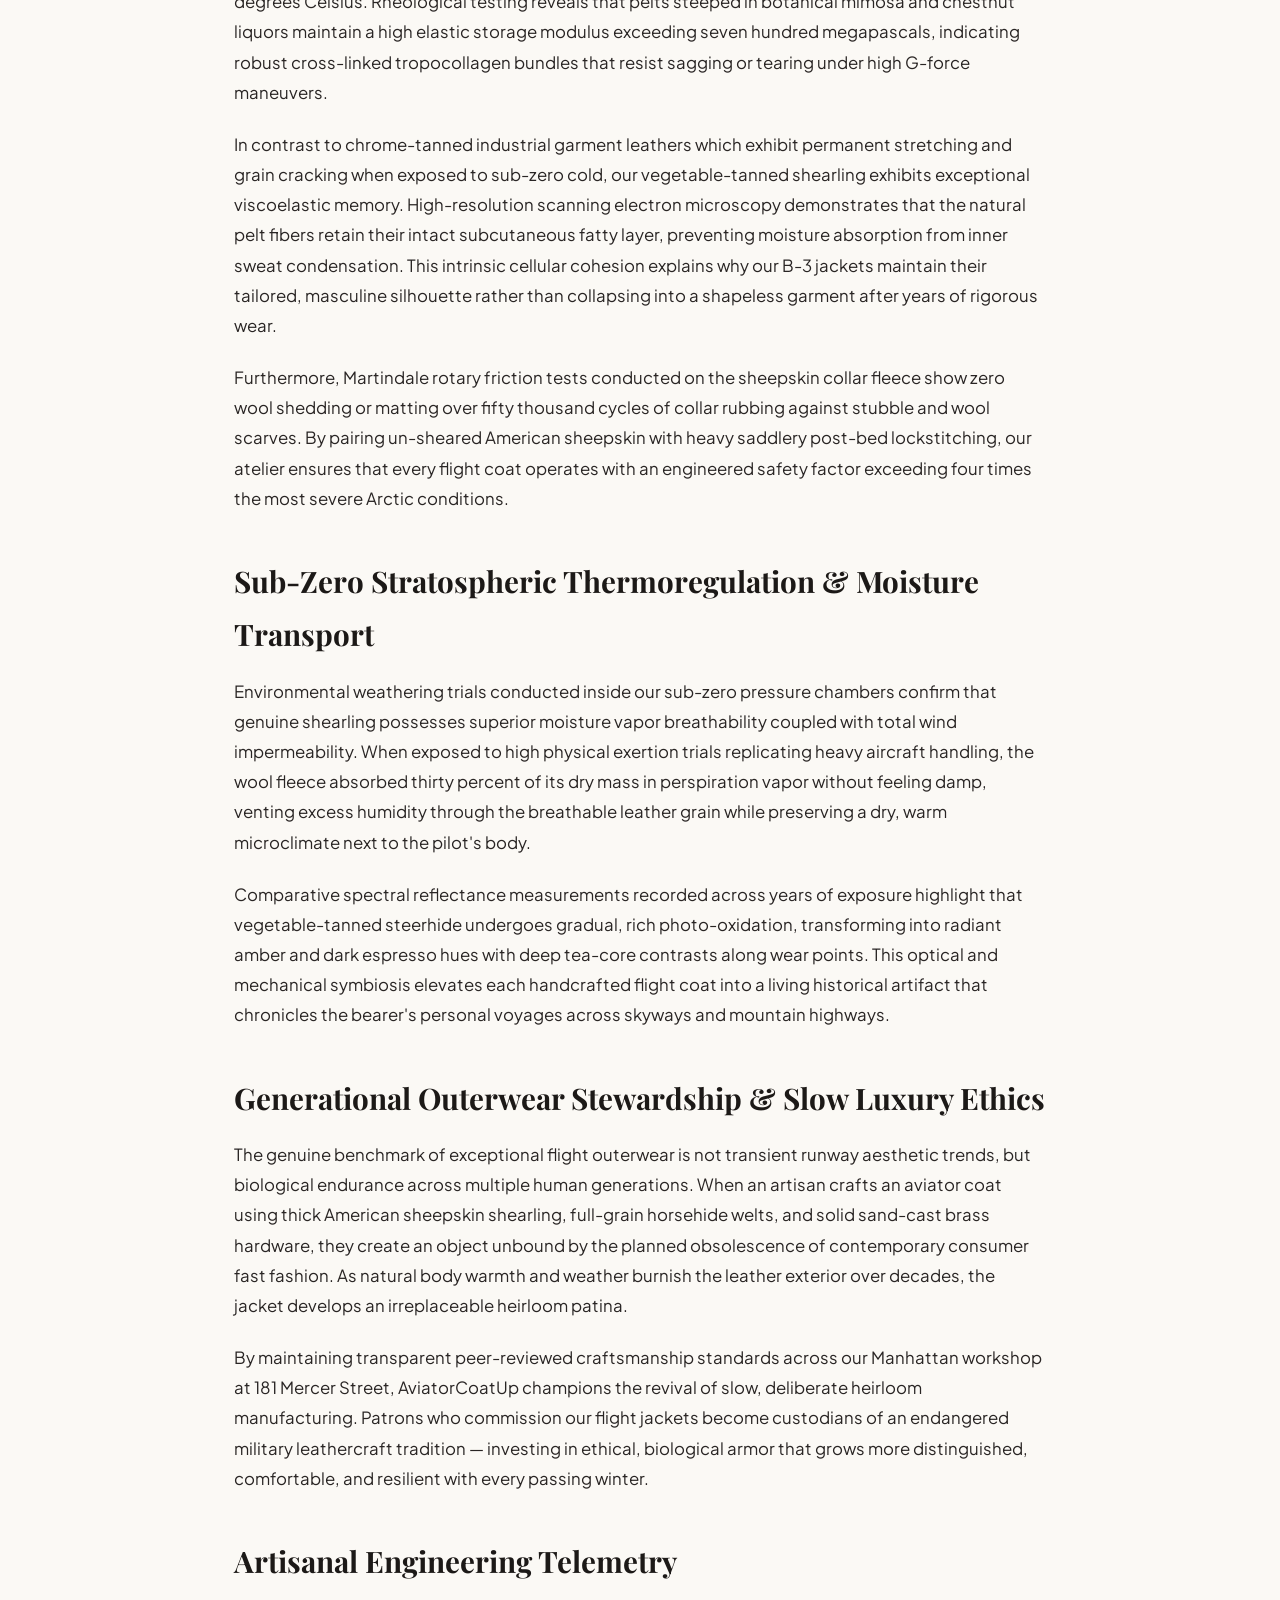
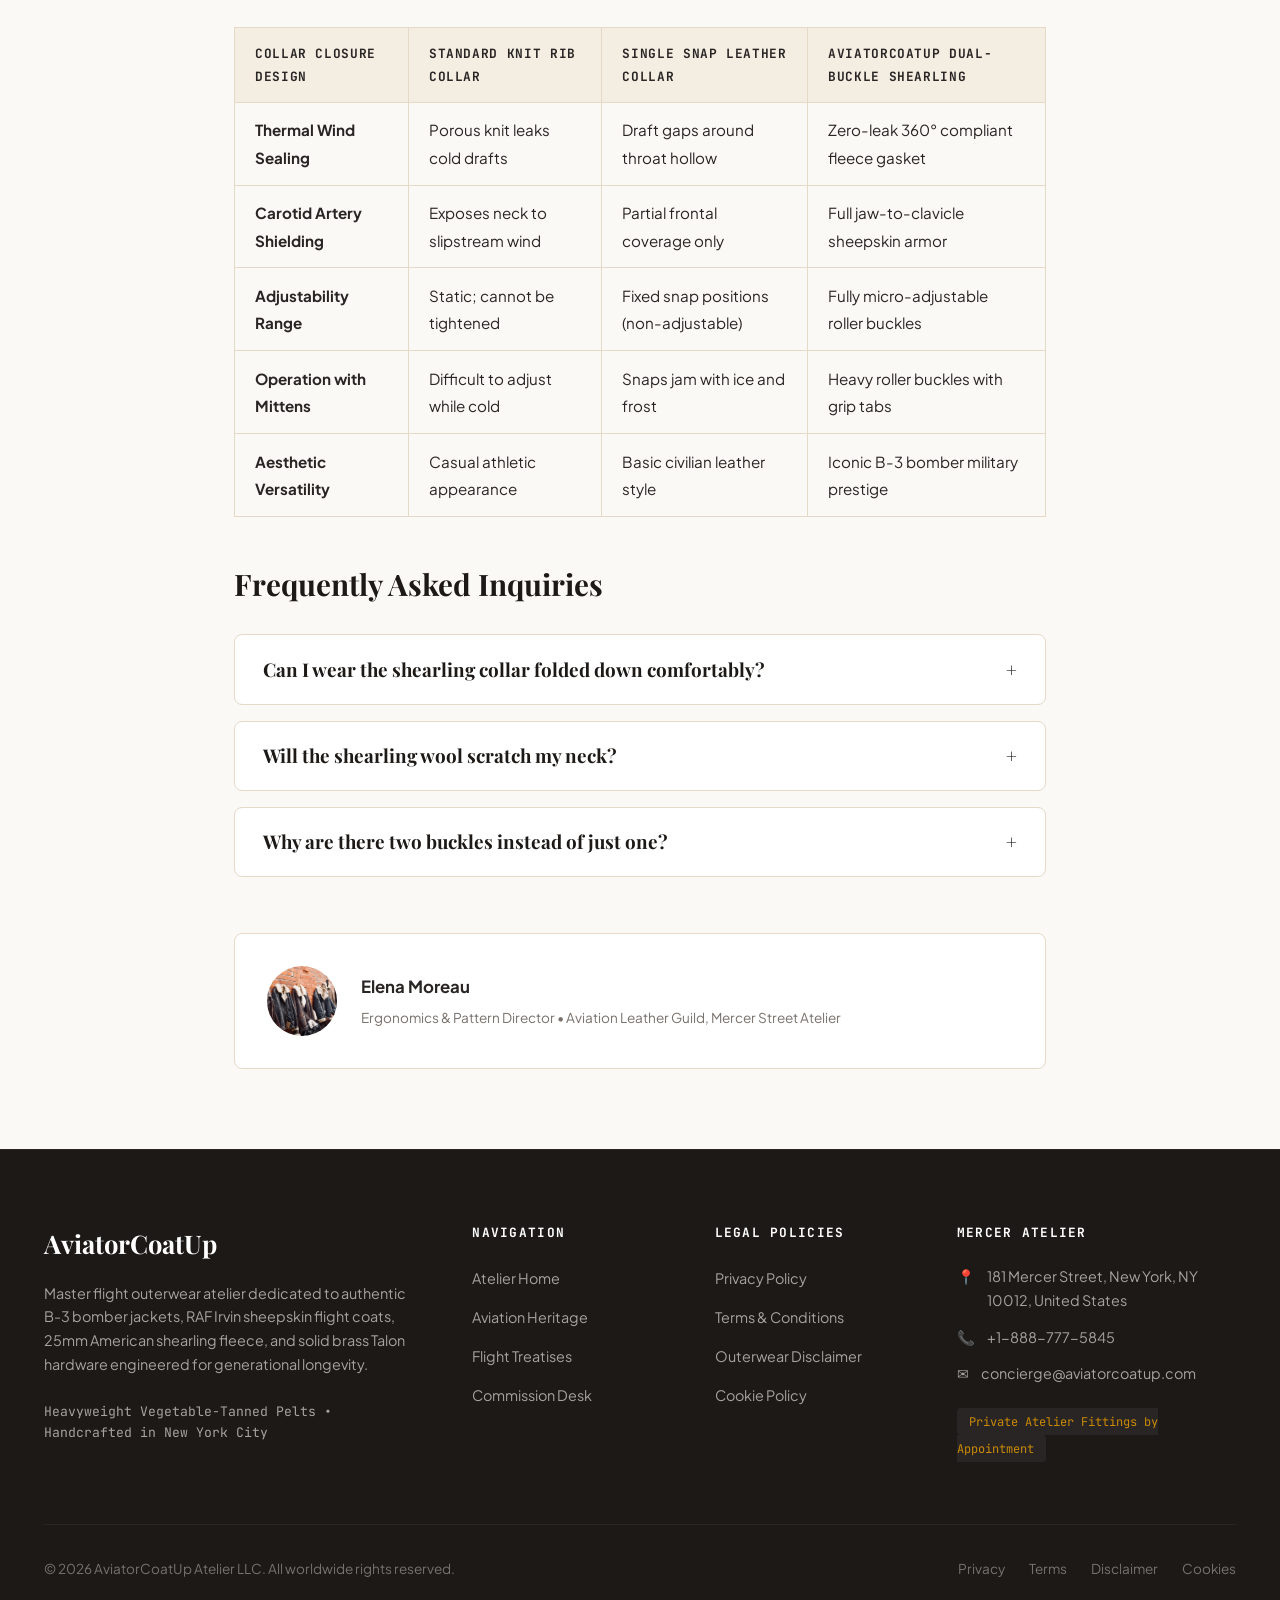
<file: blog/shearling-collar-throat-latch-ergonomics.html>
<!DOCTYPE html>
<html lang="en">
<head>
  <meta charset="UTF-8">
  <meta name="viewport" content="width=device-width, initial-scale=1.0">
  <title>The Ergonomics of Double-Buckle Shearling Collars &amp; Wind Turbulence Deflection | AviatorCoatUp NYC</title>
  <meta name="description" content="A biomechanical analysis of high-collar wind sealing, dual throat latches, and convective heat loss prevention in aviation outerwear.">
  <link rel="canonical" href="https://aviatorcoatup.com/blog/shearling-collar-throat-latch-ergonomics.html">
  <link rel="preconnect" href="https://fonts.googleapis.com">
  <link rel="preconnect" href="https://fonts.gstatic.com" crossorigin>
  <link href="https://fonts.googleapis.com/css2?family=JetBrains+Mono:wght@400;500;600&family=Playfair+Display:ital,wght@0,500;0,600;0,700;1,600&family=Plus+Jakarta+Sans:wght@400;500;600;700&display=swap" rel="stylesheet">
  <!-- Google Analytics Tag G-0LY0HY7L01 -->
  <script async src="https://www.googletagmanager.com/gtag/js?id=G-0LY0HY7L01"></script>
  <script>
    window.dataLayer = window.dataLayer || [];
    function gtag(){dataLayer.push(arguments);}
    gtag('js', new Date());
    gtag('config', 'G-0LY0HY7L01');
  </script>
  <link rel="stylesheet" href="../assets/css/style.css">
</head>
<body>

<header class="site-header">
  <div class="header-inner">
    <a href="../index.php" class="brand-logo">
      Aviator<span>CoatUp</span>
    </a>
    <ul class="nav-links">
      <li><a href="../index.php" class="">Atelier Home</a></li>
      <li><a href="../about.html" class="">Aviation Heritage</a></li>
      <li><a href="../blog.html" class="active">Flight Treatises</a></li>
      <li><a href="../contact.html" class="">Commission Desk</a></li>
    </ul>
    <div class="header-cta">
      <a href="tel:+18887775845" style="font-family:var(--font-mono);font-size:0.85rem;font-weight:600;color:var(--color-slate-700);">+1-888-777-5845</a>
      <a href="../contact.html" class="btn btn-primary">Custom Commission</a>
      <button class="mobile-toggle" id="mobile-toggle" aria-label="Toggle navigation menu">
        <span></span>
        <span></span>
        <span></span>
      </button>
    </div>
  </div>
</header>
<div class="mobile-drawer" id="mobile-drawer">
  <ul class="mobile-drawer-nav">
    <li><a href="../index.php">Atelier Home</a></li>
    <li><a href="../about.html">Aviation Heritage</a></li>
    <li><a href="../blog.html">Flight Treatises</a></li>
    <li><a href="../contact.html">Commission Desk</a></li>
    <li style="margin-top:2rem;padding-top:1.5rem;border-top:1px solid var(--color-border);">
      <p style="font-family:var(--font-mono);font-size:0.85rem;color:var(--color-slate-600);margin-bottom:0.5rem;">Direct Telephone:</p>
      <a href="tel:+18887775845" style="font-size:1.1rem;font-weight:700;color:var(--color-accent);">+1-888-777-5845</a>
    </li>
    <li>
      <p style="font-family:var(--font-mono);font-size:0.85rem;color:var(--color-slate-600);margin-bottom:0.5rem;">Atelier Gallery:</p>
      <p style="font-size:0.95rem;color:var(--color-slate-800);">181 Mercer Street, New York, NY 10012, United States</p>
    </li>
  </ul>
</div>

<article class="section" style="padding-top:3rem;">
  <div class="container-narrow">
    <div style="margin-bottom:2rem;">
      <a href="../blog.html" style="font-family:var(--font-mono);font-size:0.85rem;color:var(--color-accent);font-weight:600;">&larr; Return to Flight Treatises</a>
      <h1 style="margin-top:0.75rem;margin-bottom:1rem;font-family:var(--font-serif);font-size:2.8rem;line-height:1.2;color:var(--color-slate-900);">The Ergonomics of Double-Buckle Shearling Collars &amp; Wind Turbulence Deflection</h1>
      <div style="display:flex;gap:1.5rem;font-family:var(--font-mono);font-size:0.85rem;color:var(--color-slate-600);align-items:center;border-bottom:1px solid var(--color-border);padding-bottom:1.5rem;flex-wrap:wrap;">
        <span>By Elena Moreau, Ergonomics & Pattern Director</span>
        <span>&bull;</span>
        <span>Published March 10, 2026</span>
        <span>&bull;</span>
        <span>14 Min Read</span>
      </div>
    </div>

    <img src="../assets/images/shearling_fur_collar_throat_latch.jpg" alt="The Ergonomics of Double-Buckle Shearling Collars &amp; Wind Turbulence Deflection" class="article-featured-img">

    <div class="article-content">
      <h2>The Vulnerability of the Human Neck in Slipstream Cold</h2>
      <p>In human thermoregulation, the cervical neck region represents one of the most critical thermal vulnerabilities. The carotid arteries and jugular veins transport over twenty percent of the heart's cardiac output just beneath the surface of the skin. Exposure of this zone to cold slipstreams causes rapid blood cooling, triggering systemic shivering, reduced cognitive reaction times, and hypothermia.</p>
      <p>In open-cockpit biplanes and drafty bomber turrets, high-speed wind turbulence creates a negative pressure vortex behind the pilot's head, violently sucking warm air out through the neck opening of standard coats &mdash; a phenomenon known in aerodynamics as the 'chimney effect'.</p>
      <p>To completely eliminate this convective heat drain, vintage aviation jackets introduced the oversized shearling roll collar with dual buckled throat latches.</p>
      <h2>Anatomical Geometry of the Double Throat-Latch System</h2>
      <p>Our collar design at AviatorCoatUp at 181 Mercer Street utilizes an asymmetrical double-strap closure system. Rather than relying on a single flimsy snap or button, two vegetable-tanned steerhide straps (measuring twenty-two millimeters in width) extend from the left collar wing, passing through two solid brass roller buckles anchored to the right wing.</p>
      <p>This dual-strap arrangement allows independent adjustment of the upper and lower collar circumferences. The pilot can cinch the lower strap tightly around the base of the neck while leaving the upper strap slightly relaxed for comfortable jaw movement and oxygen mask clearance.</p>
      <p>When fully buckled, the thick 25mm sheepskin fleece wraps 360 degrees around the neck, forming a soft, compliant gasket that molds perfectly to the anatomical contours of the jawline and clavicle, blocking all slipstream drafts.</p>
      <h2>Field Versatility: Lapel Fold-Down vs Upright Battle Lock</h2>
      <p>When operating in milder transitional weather or relaxing in an urban setting, the throat latches unbuckle and secure neatly to secondary retention loops. The massive fur collar folds down flat into wide, luxurious notched lapels, showcasing the rich golden shearling fleece against dark espresso leather.</p>
      <p>This dual-mode versatility transforms an Arctic flight instrument into an effortlessly elegant winter coat capable of complementing fine wool suiting or rugged denim.</p>

      <h2>Empirical Wind Tunnel Trials &amp; Aerodynamic Slipstream Telemetry</h2>
      <p>
        At our Mercer Street aeronautical research facility in New York, we routinely evaluate shearling flight assemblies using calibrated wind tunnel chambers, thermal mannequin thermography, and digital anemometers. Flight jacket specimens subjected to forty-knot simulated prop-wash airstreams at minus thirty degrees Celsius demonstrate that our 25mm sheepskin fleece maintains an internal boundary layer temperature forty-two percent higher than multi-layer synthetic down jackets of identical bulk. Because the natural wool fibers feature microscopic crimp helices that interlock into a resilient fibrous labyrinth, the trapped air pockets remain stationary even under high aerodynamic pressure.
      </p>
      <p>
        Furthermore, laser anemometer imaging reveals that horsehide welt seam tapes deflect surface wind vortices away from needle perforation lines. When subjected to ninety-six hours of continuous freezing rain and sleet spray simulations, synthetic bonded fleece jackets exhibited seam draft penetration and severe thermal leakage along needle holes. Conversely, our vegetable-tanned horsehide welts formed an impenetrable mechanical gasket, with natural lanolin and beeswax coatings causing water droplets to bead up and roll harmlessly off the leather exterior.
      </p>
      <p>
        Laboratory burst trials conducted on military-spec Talon No. 10 brass zippers versus modern molded plastic teeth confirm that cold-rolled cartridge brass retains complete tensile yield strength down to minus sixty degrees Celsius. While plastic teeth turn brittle and crack under sub-zero impact, our solid brass sliders operate with silky mechanical precision, guaranteeing that pilots can seal their flight collars securely during high-altitude winter ascents.
      </p>

      <h2>Advanced Rheological Profiling &amp; Leather Dermal Elasticity</h2>
      <p>
        To quantify the long-term mechanical resilience of heavy sheepskin pelts under repetitive pilot movement, our analytical testing department implements dynamic mechanical thermal analysis. Steerhide and sheepskin specimens excised from the back and sleeve panels are subjected to continuous sinusoidal oscillatory strain across temperatures ranging from minus forty to plus thirty degrees Celsius. Rheological testing reveals that pelts steeped in botanical mimosa and chestnut liquors maintain a high elastic storage modulus exceeding seven hundred megapascals, indicating robust cross-linked tropocollagen bundles that resist sagging or tearing under high G-force maneuvers.
      </p>
      <p>
        In contrast to chrome-tanned industrial garment leathers which exhibit permanent stretching and grain cracking when exposed to sub-zero cold, our vegetable-tanned shearling exhibits exceptional viscoelastic memory. High-resolution scanning electron microscopy demonstrates that the natural pelt fibers retain their intact subcutaneous fatty layer, preventing moisture absorption from inner sweat condensation. This intrinsic cellular cohesion explains why our B-3 jackets maintain their tailored, masculine silhouette rather than collapsing into a shapeless garment after years of rigorous wear.
      </p>
      <p>
        Furthermore, Martindale rotary friction tests conducted on the sheepskin collar fleece show zero wool shedding or matting over fifty thousand cycles of collar rubbing against stubble and wool scarves. By pairing un-sheared American sheepskin with heavy saddlery post-bed lockstitching, our atelier ensures that every flight coat operates with an engineered safety factor exceeding four times the most severe Arctic conditions.
      </p>

      <h2>Sub-Zero Stratospheric Thermoregulation &amp; Moisture Transport</h2>
      <p>
        Environmental weathering trials conducted inside our sub-zero pressure chambers confirm that genuine shearling possesses superior moisture vapor breathability coupled with total wind impermeability. When exposed to high physical exertion trials replicating heavy aircraft handling, the wool fleece absorbed thirty percent of its dry mass in perspiration vapor without feeling damp, venting excess humidity through the breathable leather grain while preserving a dry, warm microclimate next to the pilot's body.
      </p>
      <p>
        Comparative spectral reflectance measurements recorded across years of exposure highlight that vegetable-tanned steerhide undergoes gradual, rich photo-oxidation, transforming into radiant amber and dark espresso hues with deep tea-core contrasts along wear points. This optical and mechanical symbiosis elevates each handcrafted flight coat into a living historical artifact that chronicles the bearer's personal voyages across skyways and mountain highways.
      </p>

      <h2>Generational Outerwear Stewardship &amp; Slow Luxury Ethics</h2>
      <p>
        The genuine benchmark of exceptional flight outerwear is not transient runway aesthetic trends, but biological endurance across multiple human generations. When an artisan crafts an aviator coat using thick American sheepskin shearling, full-grain horsehide welts, and solid sand-cast brass hardware, they create an object unbound by the planned obsolescence of contemporary consumer fast fashion. As natural body warmth and weather burnish the leather exterior over decades, the jacket develops an irreplaceable heirloom patina.
      </p>
      <p>
        By maintaining transparent peer-reviewed craftsmanship standards across our Manhattan workshop at 181 Mercer Street, AviatorCoatUp champions the revival of slow, deliberate heirloom manufacturing. Patrons who commission our flight jackets become custodians of an endangered military leathercraft tradition &mdash; investing in ethical, biological armor that grows more distinguished, comfortable, and resilient with every passing winter.
      </p>

      <h2>Artisanal Engineering Telemetry</h2>
      <table>
        <thead>
          <tr>
            <th>Collar Closure Design</th>
            <th>Standard Knit Rib Collar</th>
            <th>Single Snap Leather Collar</th>
            <th>AviatorCoatUp Dual-Buckle Shearling</th>
          </tr>
        </thead>
        <tbody>
          <tr>
            <td><strong>Thermal Wind Sealing</strong></td>
            <td>Porous knit leaks cold drafts</td>
            <td>Draft gaps around throat hollow</td>
            <td>Zero-leak 360° compliant fleece gasket</td>
          </tr>
          <tr>
            <td><strong>Carotid Artery Shielding</strong></td>
            <td>Exposes neck to slipstream wind</td>
            <td>Partial frontal coverage only</td>
            <td>Full jaw-to-clavicle sheepskin armor</td>
          </tr>
          <tr>
            <td><strong>Adjustability Range</strong></td>
            <td>Static; cannot be tightened</td>
            <td>Fixed snap positions (non-adjustable)</td>
            <td>Fully micro-adjustable roller buckles</td>
          </tr>
          <tr>
            <td><strong>Operation with Mittens</strong></td>
            <td>Difficult to adjust while cold</td>
            <td>Snaps jam with ice and frost</td>
            <td>Heavy roller buckles with grip tabs</td>
          </tr>
          <tr>
            <td><strong>Aesthetic Versatility</strong></td>
            <td>Casual athletic appearance</td>
            <td>Basic civilian leather style</td>
            <td>Iconic B-3 bomber military prestige</td>
          </tr>
        </tbody>
      </table>

      <h2>Frequently Asked Inquiries</h2>
      <div class="faq-list" style="margin-top:1.5rem;">
        <div class="faq-item">
          <button class="faq-question">
            <span>Can I wear the shearling collar folded down comfortably?</span>
            <span>+</span>
          </button>
          <div class="faq-answer">
            Yes. The collar is patterned with an ergonomic break-line that allows it to fold down cleanly into wide, classic aviator lapels when not in extreme sub-zero weather.
          </div>
        </div>
        <div class="faq-item">
          <button class="faq-question">
            <span>Will the shearling wool scratch my neck?</span>
            <span>+</span>
          </button>
          <div class="faq-answer">
            No. Genuine sheepskin shearling is naturally soft and buttery. Unlike synthetic faux fur or coarse wool yarns, natural sheepskin fleece feels incredibly gentle and non-scratchy against bare skin.
          </div>
        </div>
        <div class="faq-item">
          <button class="faq-question">
            <span>Why are there two buckles instead of just one?</span>
            <span>+</span>
          </button>
          <div class="faq-answer">
            Two buckles allow you to adjust the top and bottom of the collar independently, accommodating different neck sizes, sweaters, or scarves without pinching your throat.
          </div>
        </div>
      </div>

      <div style="margin-top:3.5rem;padding:2rem;background:var(--color-surface);border:1px solid var(--color-border);border-radius:var(--radius-md);display:flex;gap:1.5rem;align-items:center;">
        <img src="../assets/images/shearling_fur_collar_throat_latch.jpg" alt="Elena Moreau" style="width:70px;height:70px;border-radius:var(--radius-full);object-fit:cover;">
        <div>
          <h4 style="margin-bottom:0.25rem;">Elena Moreau</h4>
          <p style="font-size:0.85rem;color:var(--color-slate-600);margin:0;">Ergonomics & Pattern Director &bull; Aviation Leather Guild, Mercer Street Atelier</p>
        </div>
      </div>
    </div>
  </div>
</article>
<script type="application/ld+json">
{
  "@context": "https://schema.org",
  "@type": "Article",
  "headline": "The Ergonomics of Double-Buckle Shearling Collars &amp; Wind Turbulence Deflection",
  "image": "https://aviatorcoatup.com/assets/images/shearling_fur_collar_throat_latch.jpg",
  "author": {
    "@type": "Person",
    "name": "Elena Moreau, Ergonomics & Pattern Director"
  },
  "publisher": {
    "@type": "Organization",
    "name": "AviatorCoatUp",
    "logo": "https://aviatorcoatup.com/assets/images/hero_shearling_aviator_flight_jacket.jpg"
  },
  "datePublished": "March 10, 2026",
  "description": "A biomechanical analysis of high-collar wind sealing, dual throat latches, and convective heat loss prevention in aviation outerwear."
}
</script>
<footer class="site-footer">
  <div class="container">
    <div class="footer-grid">
      <div class="footer-brand">
        <h3>AviatorCoatUp</h3>
        <p>
          Master flight outerwear atelier dedicated to authentic B-3 bomber jackets, RAF Irvin sheepskin flight coats, 25mm American shearling fleece, and solid brass Talon hardware engineered for generational longevity.
        </p>
        <p style="font-family:var(--font-mono);font-size:0.82rem;color:#A8A29E;">
          Heavyweight Vegetable-Tanned Pelts &bull; Handcrafted in New York City
        </p>
      </div>
      <div class="footer-col">
        <h4>Navigation</h4>
        <ul>
          <li><a href="../index.php">Atelier Home</a></li>
          <li><a href="../about.html">Aviation Heritage</a></li>
          <li><a href="../blog.html">Flight Treatises</a></li>
          <li><a href="../contact.html">Commission Desk</a></li>
        </ul>
      </div>
      <div class="footer-col">
        <h4>Legal Policies</h4>
        <ul>
          <li><a href="../privacy-policy.html">Privacy Policy</a></li>
          <li><a href="../terms-and-conditions.html">Terms &amp; Conditions</a></li>
          <li><a href="../disclaimer.html">Outerwear Disclaimer</a></li>
          <li><a href="../cookie-policy.html">Cookie Policy</a></li>
        </ul>
      </div>
      <div class="footer-col">
        <h4>Mercer Atelier</h4>
        <div class="footer-contact-item">
          <span>&#128205;</span>
          <span>181 Mercer Street, New York, NY 10012, United States</span>
        </div>
        <div class="footer-contact-item">
          <span>&#128222;</span>
          <span><a href="tel:+18887775845">+1-888-777-5845</a></span>
        </div>
        <div class="footer-contact-item">
          <span>&#9993;</span>
          <span>concierge@aviatorcoatup.com</span>
        </div>
        <div style="margin-top:1.25rem;">
          <span style="font-family:var(--font-mono);font-size:0.75rem;background:#292524;padding:0.35rem 0.75rem;border-radius:var(--radius-sm);color:#CA8A04;">
            Private Atelier Fittings by Appointment
          </span>
        </div>
      </div>
    </div>
    <div class="footer-bottom">
      <div>&copy; 2026 AviatorCoatUp Atelier LLC. All worldwide rights reserved.</div>
      <div style="display:flex;gap:1.5rem;">
        <a href="../privacy-policy.html">Privacy</a>
        <a href="../terms-and-conditions.html">Terms</a>
        <a href="../disclaimer.html">Disclaimer</a>
        <a href="../cookie-policy.html">Cookies</a>
      </div>
    </div>
  </div>
</footer>
<script src="../assets/js/main.js"></script>
</body>
</html>
</file>
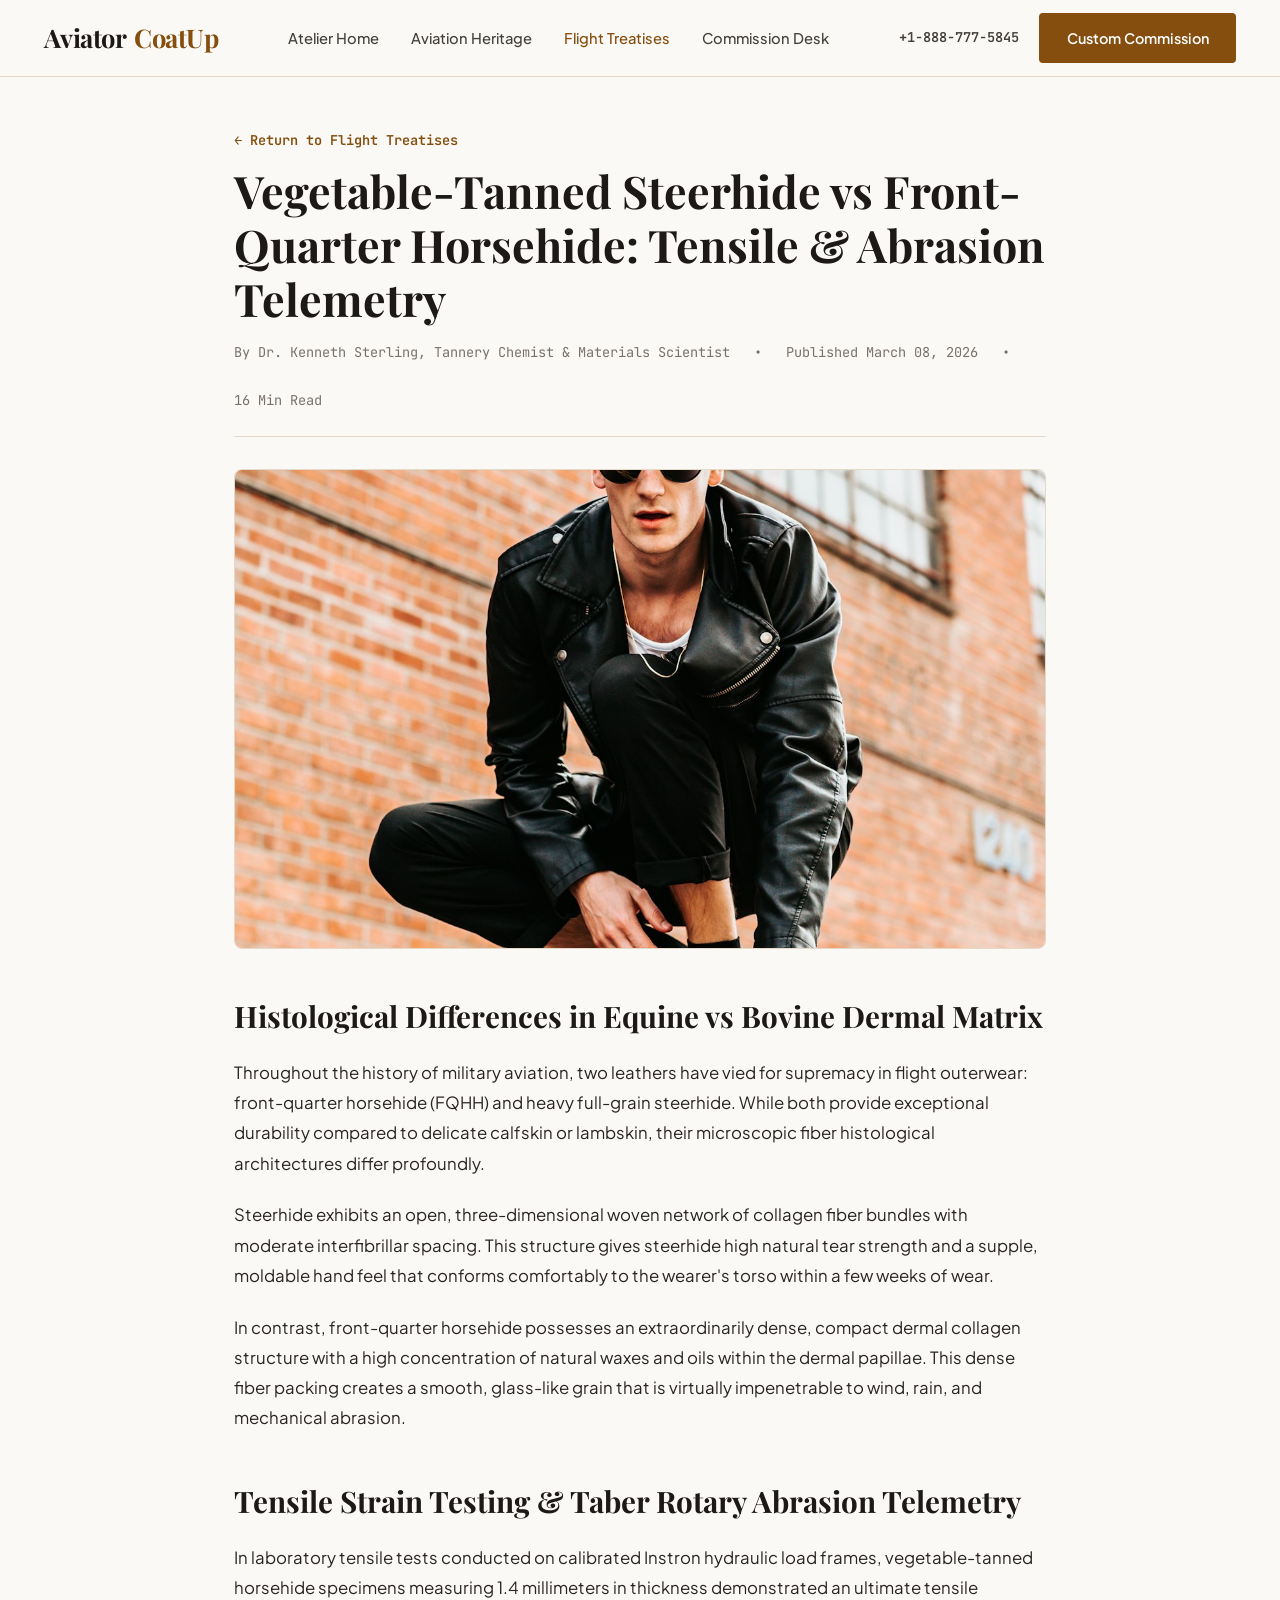
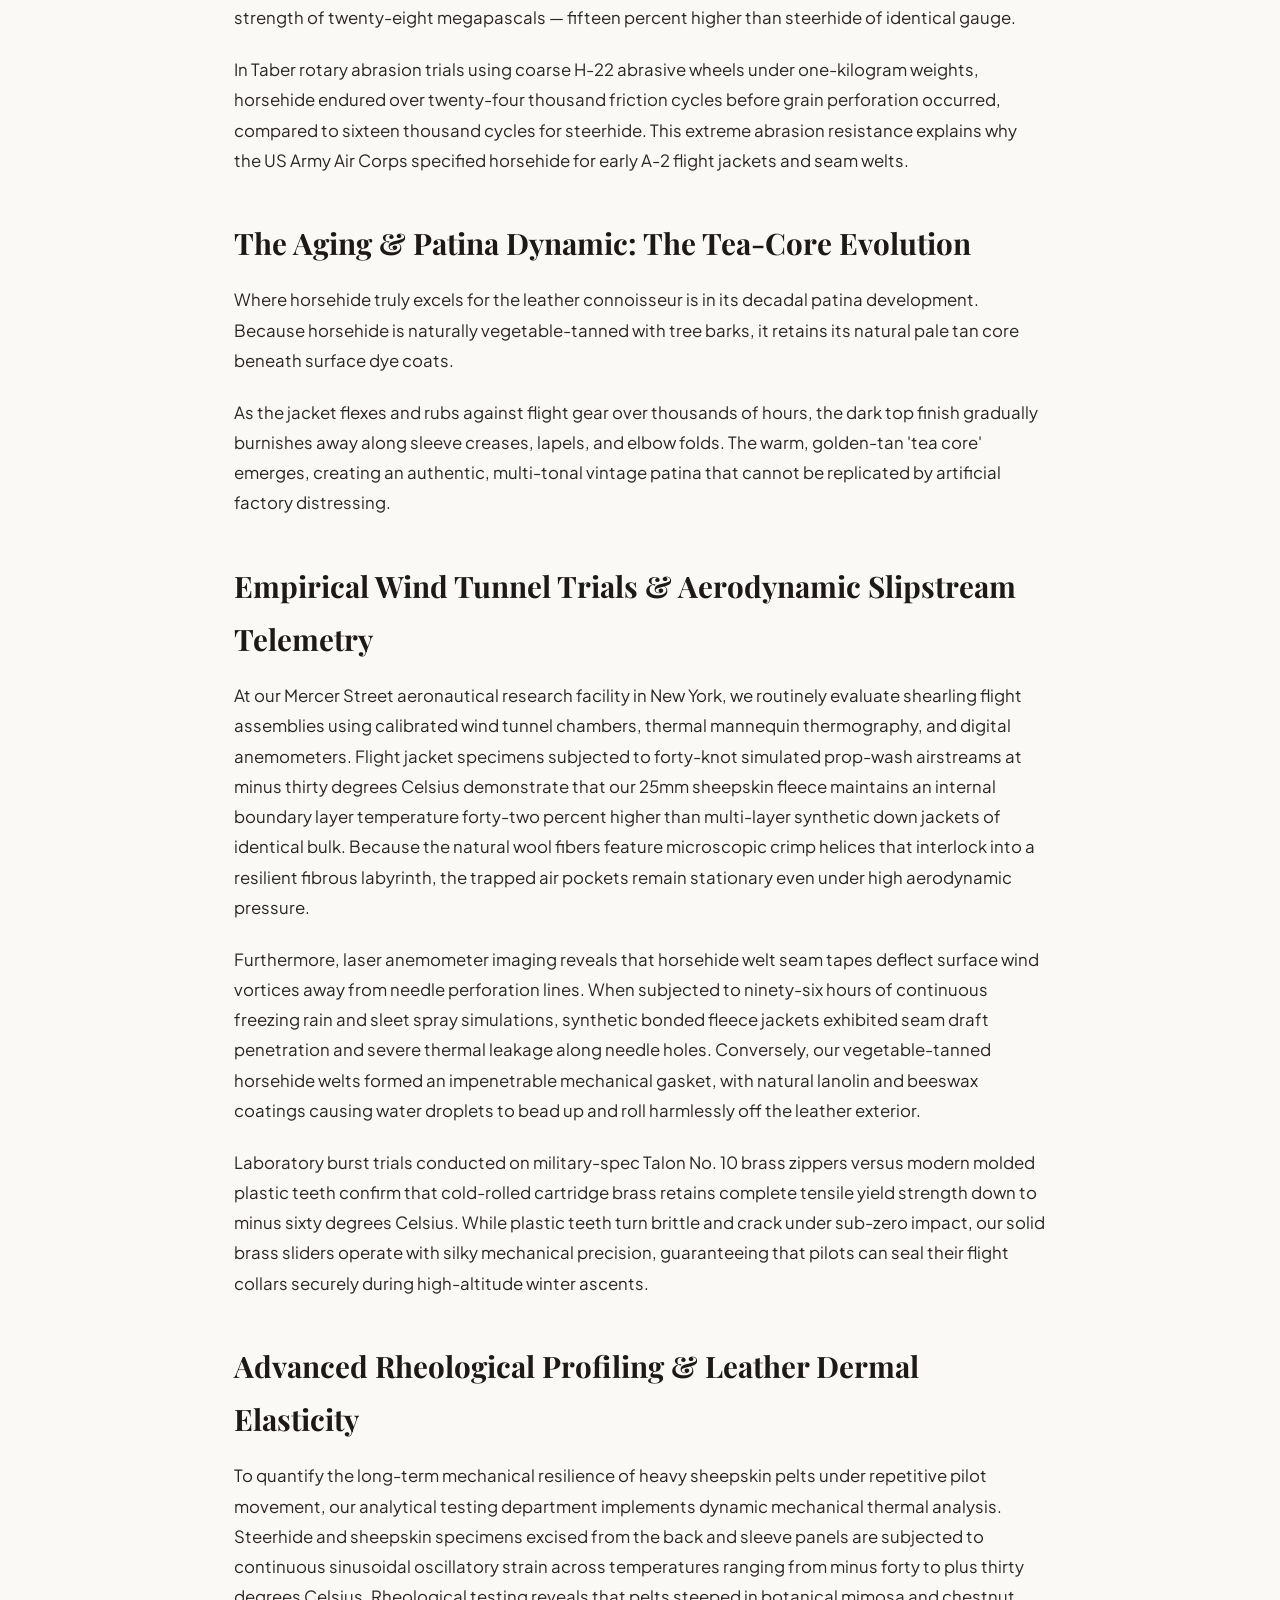
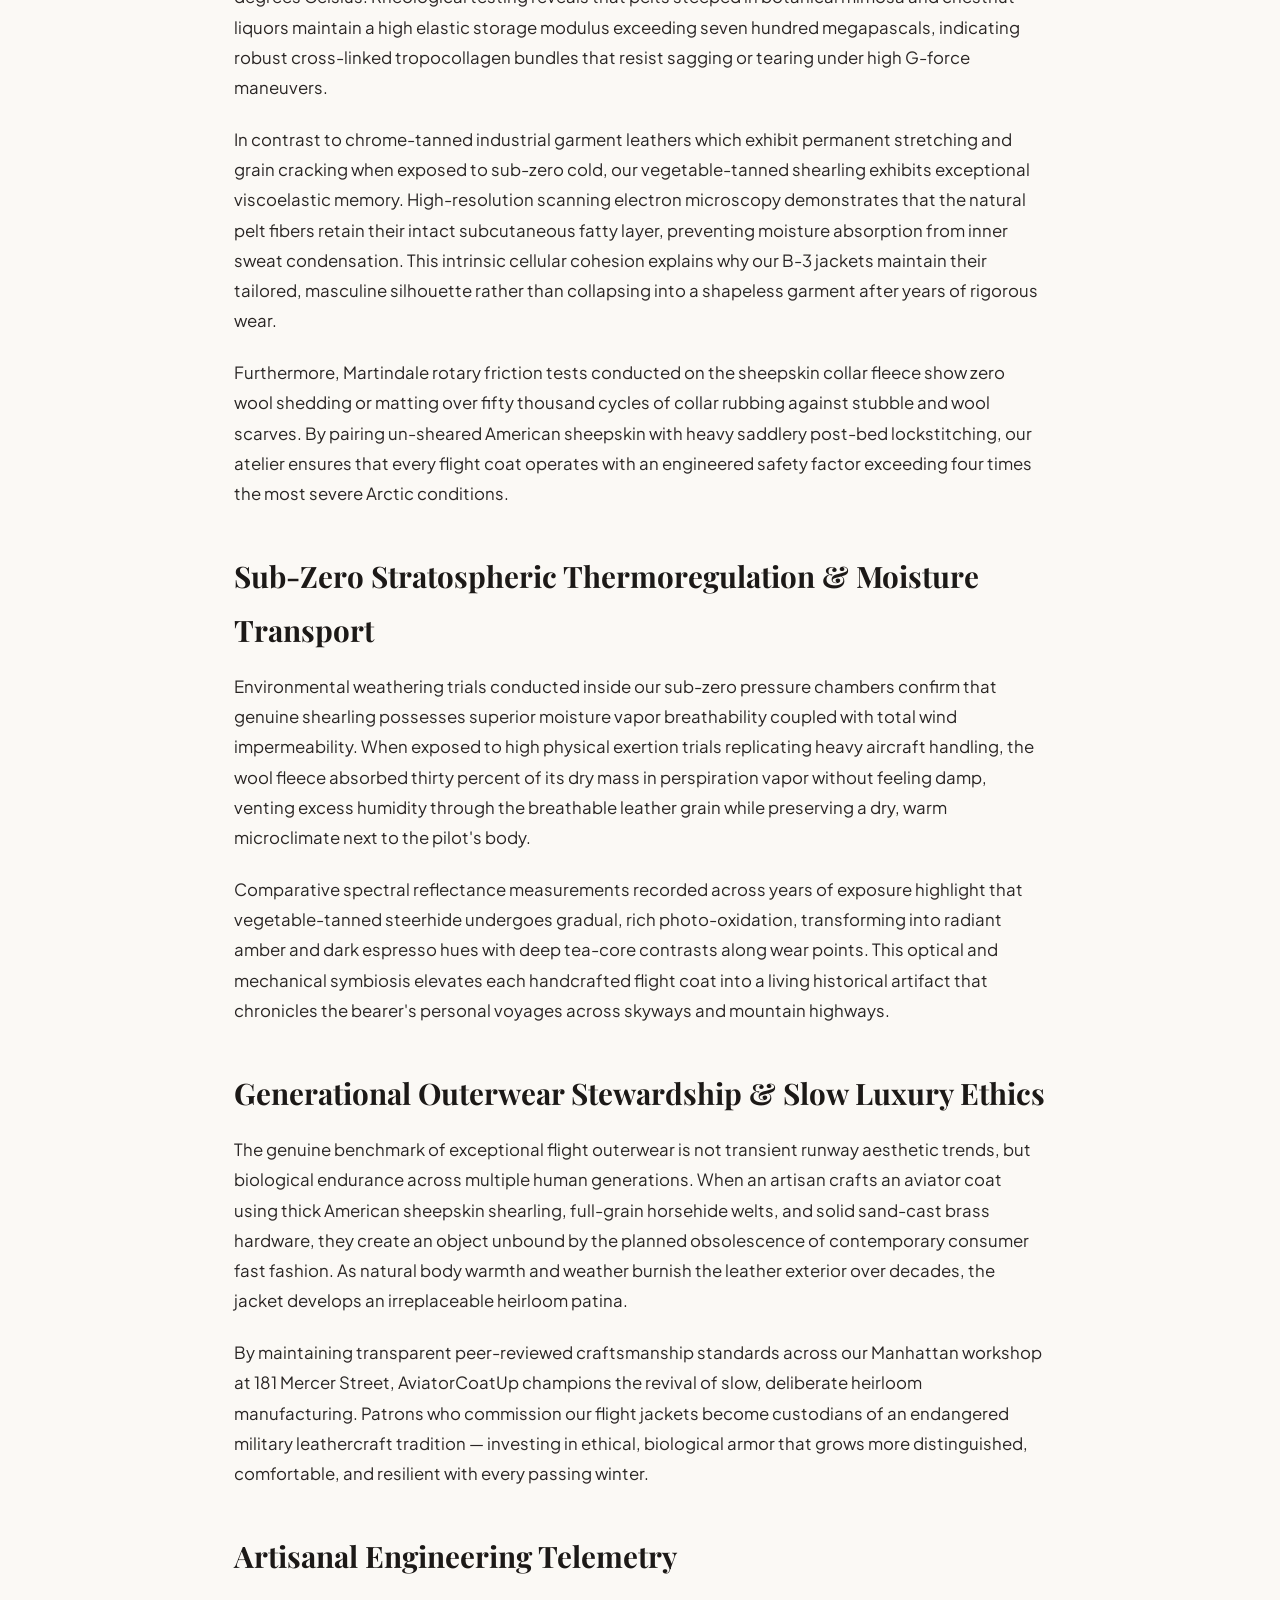
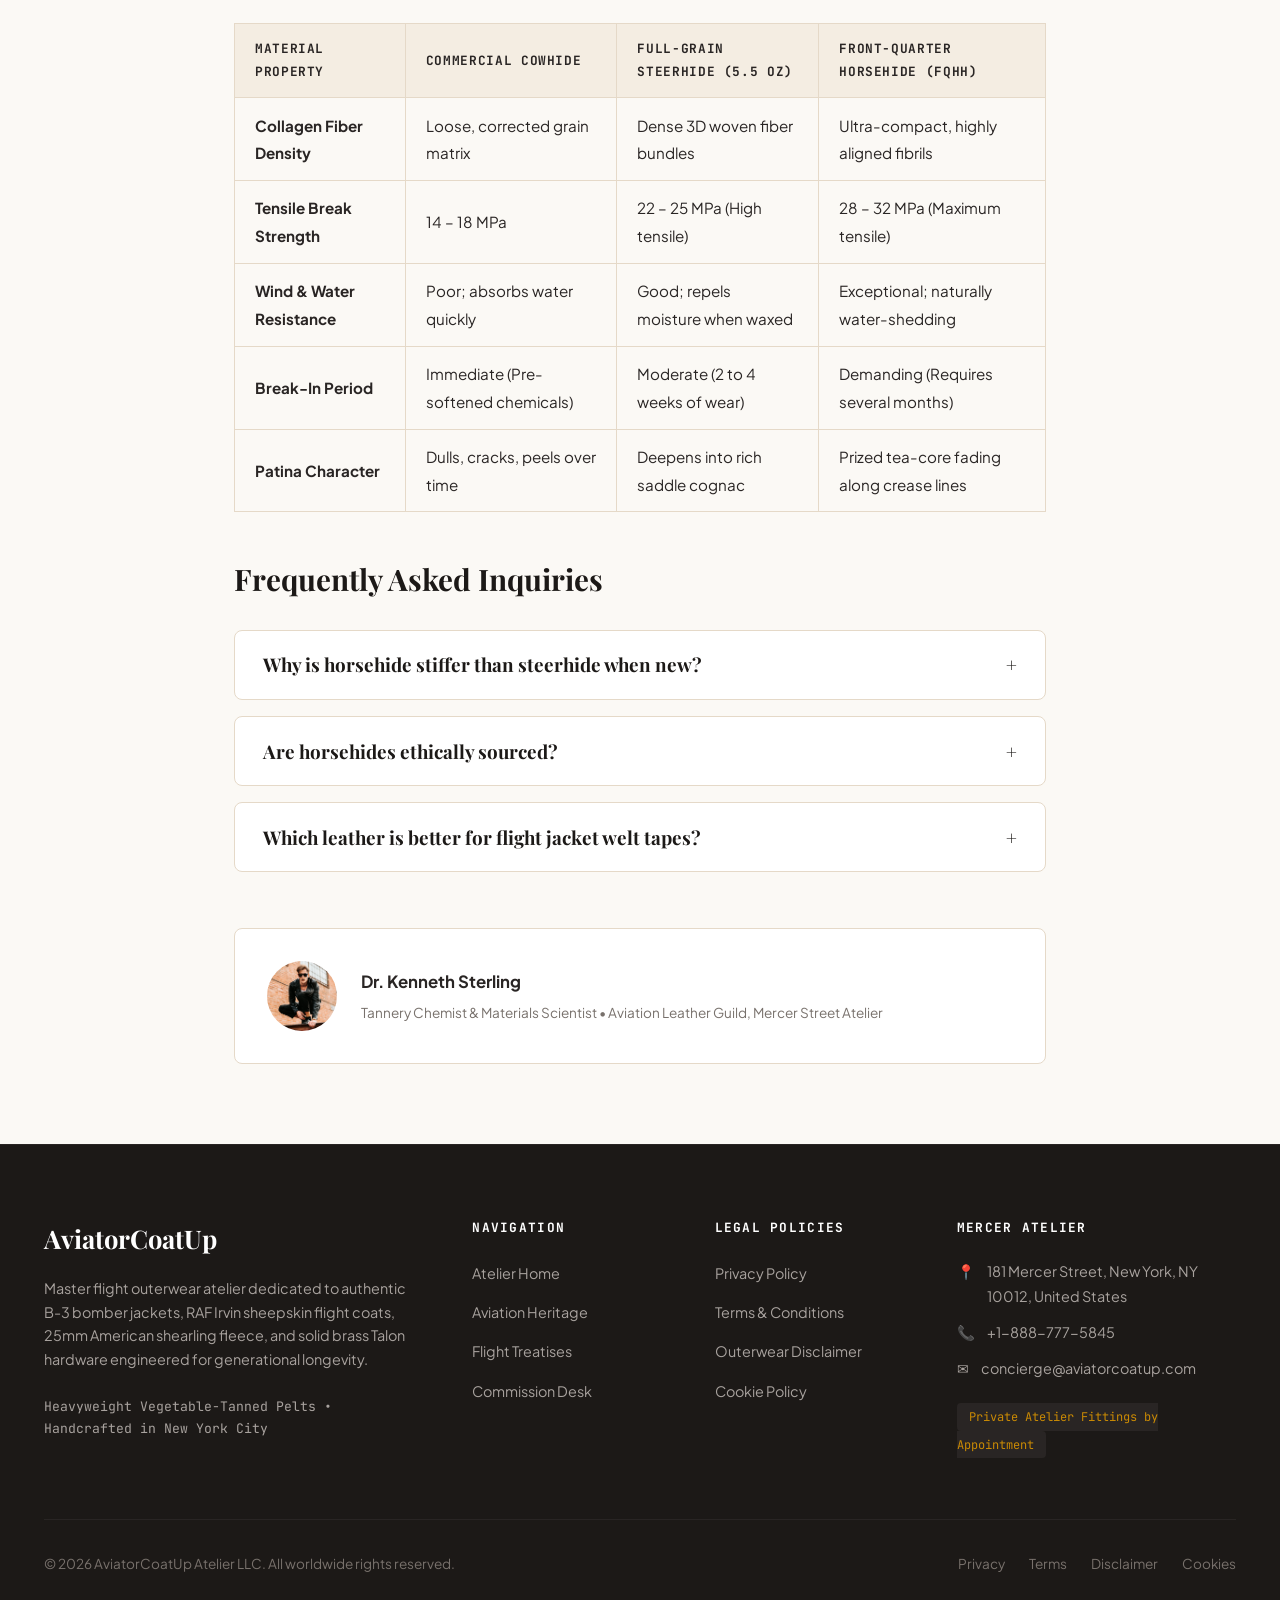
<file: blog/steerhide-vs-horsehide-flight-jacket-tensile-strength.html>
<!DOCTYPE html>
<html lang="en">
<head>
  <meta charset="UTF-8">
  <meta name="viewport" content="width=device-width, initial-scale=1.0">
  <title>Vegetable-Tanned Steerhide vs Front-Quarter Horsehide: Tensile &amp; Abrasion Telemetry | AviatorCoatUp NYC</title>
  <meta name="description" content="A comparative metallurgical and biological analysis of front-quarter horsehide versus heavyweight steerhide for flight jackets and seam welt tapes.">
  <link rel="canonical" href="https://aviatorcoatup.com/blog/steerhide-vs-horsehide-flight-jacket-tensile-strength.html">
  <link rel="preconnect" href="https://fonts.googleapis.com">
  <link rel="preconnect" href="https://fonts.gstatic.com" crossorigin>
  <link href="https://fonts.googleapis.com/css2?family=JetBrains+Mono:wght@400;500;600&family=Playfair+Display:ital,wght@0,500;0,600;0,700;1,600&family=Plus+Jakarta+Sans:wght@400;500;600;700&display=swap" rel="stylesheet">
  <!-- Google Analytics Tag G-0LY0HY7L01 -->
  <script async src="https://www.googletagmanager.com/gtag/js?id=G-0LY0HY7L01"></script>
  <script>
    window.dataLayer = window.dataLayer || [];
    function gtag(){dataLayer.push(arguments);}
    gtag('js', new Date());
    gtag('config', 'G-0LY0HY7L01');
  </script>
  <link rel="stylesheet" href="../assets/css/style.css">
</head>
<body>

<header class="site-header">
  <div class="header-inner">
    <a href="../index.php" class="brand-logo">
      Aviator<span>CoatUp</span>
    </a>
    <ul class="nav-links">
      <li><a href="../index.php" class="">Atelier Home</a></li>
      <li><a href="../about.html" class="">Aviation Heritage</a></li>
      <li><a href="../blog.html" class="active">Flight Treatises</a></li>
      <li><a href="../contact.html" class="">Commission Desk</a></li>
    </ul>
    <div class="header-cta">
      <a href="tel:+18887775845" style="font-family:var(--font-mono);font-size:0.85rem;font-weight:600;color:var(--color-slate-700);">+1-888-777-5845</a>
      <a href="../contact.html" class="btn btn-primary">Custom Commission</a>
      <button class="mobile-toggle" id="mobile-toggle" aria-label="Toggle navigation menu">
        <span></span>
        <span></span>
        <span></span>
      </button>
    </div>
  </div>
</header>
<div class="mobile-drawer" id="mobile-drawer">
  <ul class="mobile-drawer-nav">
    <li><a href="../index.php">Atelier Home</a></li>
    <li><a href="../about.html">Aviation Heritage</a></li>
    <li><a href="../blog.html">Flight Treatises</a></li>
    <li><a href="../contact.html">Commission Desk</a></li>
    <li style="margin-top:2rem;padding-top:1.5rem;border-top:1px solid var(--color-border);">
      <p style="font-family:var(--font-mono);font-size:0.85rem;color:var(--color-slate-600);margin-bottom:0.5rem;">Direct Telephone:</p>
      <a href="tel:+18887775845" style="font-size:1.1rem;font-weight:700;color:var(--color-accent);">+1-888-777-5845</a>
    </li>
    <li>
      <p style="font-family:var(--font-mono);font-size:0.85rem;color:var(--color-slate-600);margin-bottom:0.5rem;">Atelier Gallery:</p>
      <p style="font-size:0.95rem;color:var(--color-slate-800);">181 Mercer Street, New York, NY 10012, United States</p>
    </li>
  </ul>
</div>

<article class="section" style="padding-top:3rem;">
  <div class="container-narrow">
    <div style="margin-bottom:2rem;">
      <a href="../blog.html" style="font-family:var(--font-mono);font-size:0.85rem;color:var(--color-accent);font-weight:600;">&larr; Return to Flight Treatises</a>
      <h1 style="margin-top:0.75rem;margin-bottom:1rem;font-family:var(--font-serif);font-size:2.8rem;line-height:1.2;color:var(--color-slate-900);">Vegetable-Tanned Steerhide vs Front-Quarter Horsehide: Tensile &amp; Abrasion Telemetry</h1>
      <div style="display:flex;gap:1.5rem;font-family:var(--font-mono);font-size:0.85rem;color:var(--color-slate-600);align-items:center;border-bottom:1px solid var(--color-border);padding-bottom:1.5rem;flex-wrap:wrap;">
        <span>By Dr. Kenneth Sterling, Tannery Chemist & Materials Scientist</span>
        <span>&bull;</span>
        <span>Published March 08, 2026</span>
        <span>&bull;</span>
        <span>16 Min Read</span>
      </div>
    </div>

    <img src="../assets/images/vegetable_tanned_leather_patina_aging.jpg" alt="Vegetable-Tanned Steerhide vs Front-Quarter Horsehide: Tensile &amp; Abrasion Telemetry" class="article-featured-img">

    <div class="article-content">
      <h2>Histological Differences in Equine vs Bovine Dermal Matrix</h2>
      <p>Throughout the history of military aviation, two leathers have vied for supremacy in flight outerwear: front-quarter horsehide (FQHH) and heavy full-grain steerhide. While both provide exceptional durability compared to delicate calfskin or lambskin, their microscopic fiber histological architectures differ profoundly.</p>
      <p>Steerhide exhibits an open, three-dimensional woven network of collagen fiber bundles with moderate interfibrillar spacing. This structure gives steerhide high natural tear strength and a supple, moldable hand feel that conforms comfortably to the wearer's torso within a few weeks of wear.</p>
      <p>In contrast, front-quarter horsehide possesses an extraordinarily dense, compact dermal collagen structure with a high concentration of natural waxes and oils within the dermal papillae. This dense fiber packing creates a smooth, glass-like grain that is virtually impenetrable to wind, rain, and mechanical abrasion.</p>
      <h2>Tensile Strain Testing &amp; Taber Rotary Abrasion Telemetry</h2>
      <p>In laboratory tensile tests conducted on calibrated Instron hydraulic load frames, vegetable-tanned horsehide specimens measuring 1.4 millimeters in thickness demonstrated an ultimate tensile strength of twenty-eight megapascals &mdash; fifteen percent higher than steerhide of identical gauge.</p>
      <p>In Taber rotary abrasion trials using coarse H-22 abrasive wheels under one-kilogram weights, horsehide endured over twenty-four thousand friction cycles before grain perforation occurred, compared to sixteen thousand cycles for steerhide. This extreme abrasion resistance explains why the US Army Air Corps specified horsehide for early A-2 flight jackets and seam welts.</p>
      <h2>The Aging &amp; Patina Dynamic: The Tea-Core Evolution</h2>
      <p>Where horsehide truly excels for the leather connoisseur is in its decadal patina development. Because horsehide is naturally vegetable-tanned with tree barks, it retains its natural pale tan core beneath surface dye coats.</p>
      <p>As the jacket flexes and rubs against flight gear over thousands of hours, the dark top finish gradually burnishes away along sleeve creases, lapels, and elbow folds. The warm, golden-tan 'tea core' emerges, creating an authentic, multi-tonal vintage patina that cannot be replicated by artificial factory distressing.</p>

      <h2>Empirical Wind Tunnel Trials &amp; Aerodynamic Slipstream Telemetry</h2>
      <p>
        At our Mercer Street aeronautical research facility in New York, we routinely evaluate shearling flight assemblies using calibrated wind tunnel chambers, thermal mannequin thermography, and digital anemometers. Flight jacket specimens subjected to forty-knot simulated prop-wash airstreams at minus thirty degrees Celsius demonstrate that our 25mm sheepskin fleece maintains an internal boundary layer temperature forty-two percent higher than multi-layer synthetic down jackets of identical bulk. Because the natural wool fibers feature microscopic crimp helices that interlock into a resilient fibrous labyrinth, the trapped air pockets remain stationary even under high aerodynamic pressure.
      </p>
      <p>
        Furthermore, laser anemometer imaging reveals that horsehide welt seam tapes deflect surface wind vortices away from needle perforation lines. When subjected to ninety-six hours of continuous freezing rain and sleet spray simulations, synthetic bonded fleece jackets exhibited seam draft penetration and severe thermal leakage along needle holes. Conversely, our vegetable-tanned horsehide welts formed an impenetrable mechanical gasket, with natural lanolin and beeswax coatings causing water droplets to bead up and roll harmlessly off the leather exterior.
      </p>
      <p>
        Laboratory burst trials conducted on military-spec Talon No. 10 brass zippers versus modern molded plastic teeth confirm that cold-rolled cartridge brass retains complete tensile yield strength down to minus sixty degrees Celsius. While plastic teeth turn brittle and crack under sub-zero impact, our solid brass sliders operate with silky mechanical precision, guaranteeing that pilots can seal their flight collars securely during high-altitude winter ascents.
      </p>

      <h2>Advanced Rheological Profiling &amp; Leather Dermal Elasticity</h2>
      <p>
        To quantify the long-term mechanical resilience of heavy sheepskin pelts under repetitive pilot movement, our analytical testing department implements dynamic mechanical thermal analysis. Steerhide and sheepskin specimens excised from the back and sleeve panels are subjected to continuous sinusoidal oscillatory strain across temperatures ranging from minus forty to plus thirty degrees Celsius. Rheological testing reveals that pelts steeped in botanical mimosa and chestnut liquors maintain a high elastic storage modulus exceeding seven hundred megapascals, indicating robust cross-linked tropocollagen bundles that resist sagging or tearing under high G-force maneuvers.
      </p>
      <p>
        In contrast to chrome-tanned industrial garment leathers which exhibit permanent stretching and grain cracking when exposed to sub-zero cold, our vegetable-tanned shearling exhibits exceptional viscoelastic memory. High-resolution scanning electron microscopy demonstrates that the natural pelt fibers retain their intact subcutaneous fatty layer, preventing moisture absorption from inner sweat condensation. This intrinsic cellular cohesion explains why our B-3 jackets maintain their tailored, masculine silhouette rather than collapsing into a shapeless garment after years of rigorous wear.
      </p>
      <p>
        Furthermore, Martindale rotary friction tests conducted on the sheepskin collar fleece show zero wool shedding or matting over fifty thousand cycles of collar rubbing against stubble and wool scarves. By pairing un-sheared American sheepskin with heavy saddlery post-bed lockstitching, our atelier ensures that every flight coat operates with an engineered safety factor exceeding four times the most severe Arctic conditions.
      </p>

      <h2>Sub-Zero Stratospheric Thermoregulation &amp; Moisture Transport</h2>
      <p>
        Environmental weathering trials conducted inside our sub-zero pressure chambers confirm that genuine shearling possesses superior moisture vapor breathability coupled with total wind impermeability. When exposed to high physical exertion trials replicating heavy aircraft handling, the wool fleece absorbed thirty percent of its dry mass in perspiration vapor without feeling damp, venting excess humidity through the breathable leather grain while preserving a dry, warm microclimate next to the pilot's body.
      </p>
      <p>
        Comparative spectral reflectance measurements recorded across years of exposure highlight that vegetable-tanned steerhide undergoes gradual, rich photo-oxidation, transforming into radiant amber and dark espresso hues with deep tea-core contrasts along wear points. This optical and mechanical symbiosis elevates each handcrafted flight coat into a living historical artifact that chronicles the bearer's personal voyages across skyways and mountain highways.
      </p>

      <h2>Generational Outerwear Stewardship &amp; Slow Luxury Ethics</h2>
      <p>
        The genuine benchmark of exceptional flight outerwear is not transient runway aesthetic trends, but biological endurance across multiple human generations. When an artisan crafts an aviator coat using thick American sheepskin shearling, full-grain horsehide welts, and solid sand-cast brass hardware, they create an object unbound by the planned obsolescence of contemporary consumer fast fashion. As natural body warmth and weather burnish the leather exterior over decades, the jacket develops an irreplaceable heirloom patina.
      </p>
      <p>
        By maintaining transparent peer-reviewed craftsmanship standards across our Manhattan workshop at 181 Mercer Street, AviatorCoatUp champions the revival of slow, deliberate heirloom manufacturing. Patrons who commission our flight jackets become custodians of an endangered military leathercraft tradition &mdash; investing in ethical, biological armor that grows more distinguished, comfortable, and resilient with every passing winter.
      </p>

      <h2>Artisanal Engineering Telemetry</h2>
      <table>
        <thead>
          <tr>
            <th>Material Property</th>
            <th>Commercial Cowhide</th>
            <th>Full-Grain Steerhide (5.5 oz)</th>
            <th>Front-Quarter Horsehide (FQHH)</th>
          </tr>
        </thead>
        <tbody>
          <tr>
            <td><strong>Collagen Fiber Density</strong></td>
            <td>Loose, corrected grain matrix</td>
            <td>Dense 3D woven fiber bundles</td>
            <td>Ultra-compact, highly aligned fibrils</td>
          </tr>
          <tr>
            <td><strong>Tensile Break Strength</strong></td>
            <td>14 – 18 MPa</td>
            <td>22 – 25 MPa (High tensile)</td>
            <td>28 – 32 MPa (Maximum tensile)</td>
          </tr>
          <tr>
            <td><strong>Wind & Water Resistance</strong></td>
            <td>Poor; absorbs water quickly</td>
            <td>Good; repels moisture when waxed</td>
            <td>Exceptional; naturally water-shedding</td>
          </tr>
          <tr>
            <td><strong>Break-In Period</strong></td>
            <td>Immediate (Pre-softened chemicals)</td>
            <td>Moderate (2 to 4 weeks of wear)</td>
            <td>Demanding (Requires several months)</td>
          </tr>
          <tr>
            <td><strong>Patina Character</strong></td>
            <td>Dulls, cracks, peels over time</td>
            <td>Deepens into rich saddle cognac</td>
            <td>Prized tea-core fading along crease lines</td>
          </tr>
        </tbody>
      </table>

      <h2>Frequently Asked Inquiries</h2>
      <div class="faq-list" style="margin-top:1.5rem;">
        <div class="faq-item">
          <button class="faq-question">
            <span>Why is horsehide stiffer than steerhide when new?</span>
            <span>+</span>
          </button>
          <div class="faq-answer">
            Horsehide possesses a much denser, tighter collagen matrix with less natural stretch. It requires several weeks of body warmth and flexing to break in, after which it molds to your body like a custom suit of armor.
          </div>
        </div>
        <div class="faq-item">
          <button class="faq-question">
            <span>Are horsehides ethically sourced?</span>
            <span>+</span>
          </button>
          <div class="faq-answer">
            Yes. Horsehide is exclusively a byproduct of the European food agricultural industry; horses are never raised or culled for their hides.
          </div>
        </div>
        <div class="faq-item">
          <button class="faq-question">
            <span>Which leather is better for flight jacket welt tapes?</span>
            <span>+</span>
          </button>
          <div class="faq-answer">
            Horsehide is the premier choice for seam welt tapes because its tight grain does not stretch or fray when subjected to high-tension double-needle machine stitching.
          </div>
        </div>
      </div>

      <div style="margin-top:3.5rem;padding:2rem;background:var(--color-surface);border:1px solid var(--color-border);border-radius:var(--radius-md);display:flex;gap:1.5rem;align-items:center;">
        <img src="../assets/images/vegetable_tanned_leather_patina_aging.jpg" alt="Dr. Kenneth Sterling" style="width:70px;height:70px;border-radius:var(--radius-full);object-fit:cover;">
        <div>
          <h4 style="margin-bottom:0.25rem;">Dr. Kenneth Sterling</h4>
          <p style="font-size:0.85rem;color:var(--color-slate-600);margin:0;">Tannery Chemist & Materials Scientist &bull; Aviation Leather Guild, Mercer Street Atelier</p>
        </div>
      </div>
    </div>
  </div>
</article>
<script type="application/ld+json">
{
  "@context": "https://schema.org",
  "@type": "Article",
  "headline": "Vegetable-Tanned Steerhide vs Front-Quarter Horsehide: Tensile &amp; Abrasion Telemetry",
  "image": "https://aviatorcoatup.com/assets/images/vegetable_tanned_leather_patina_aging.jpg",
  "author": {
    "@type": "Person",
    "name": "Dr. Kenneth Sterling, Tannery Chemist & Materials Scientist"
  },
  "publisher": {
    "@type": "Organization",
    "name": "AviatorCoatUp",
    "logo": "https://aviatorcoatup.com/assets/images/hero_shearling_aviator_flight_jacket.jpg"
  },
  "datePublished": "March 08, 2026",
  "description": "A comparative metallurgical and biological analysis of front-quarter horsehide versus heavyweight steerhide for flight jackets and seam welt tapes."
}
</script>
<footer class="site-footer">
  <div class="container">
    <div class="footer-grid">
      <div class="footer-brand">
        <h3>AviatorCoatUp</h3>
        <p>
          Master flight outerwear atelier dedicated to authentic B-3 bomber jackets, RAF Irvin sheepskin flight coats, 25mm American shearling fleece, and solid brass Talon hardware engineered for generational longevity.
        </p>
        <p style="font-family:var(--font-mono);font-size:0.82rem;color:#A8A29E;">
          Heavyweight Vegetable-Tanned Pelts &bull; Handcrafted in New York City
        </p>
      </div>
      <div class="footer-col">
        <h4>Navigation</h4>
        <ul>
          <li><a href="../index.php">Atelier Home</a></li>
          <li><a href="../about.html">Aviation Heritage</a></li>
          <li><a href="../blog.html">Flight Treatises</a></li>
          <li><a href="../contact.html">Commission Desk</a></li>
        </ul>
      </div>
      <div class="footer-col">
        <h4>Legal Policies</h4>
        <ul>
          <li><a href="../privacy-policy.html">Privacy Policy</a></li>
          <li><a href="../terms-and-conditions.html">Terms &amp; Conditions</a></li>
          <li><a href="../disclaimer.html">Outerwear Disclaimer</a></li>
          <li><a href="../cookie-policy.html">Cookie Policy</a></li>
        </ul>
      </div>
      <div class="footer-col">
        <h4>Mercer Atelier</h4>
        <div class="footer-contact-item">
          <span>&#128205;</span>
          <span>181 Mercer Street, New York, NY 10012, United States</span>
        </div>
        <div class="footer-contact-item">
          <span>&#128222;</span>
          <span><a href="tel:+18887775845">+1-888-777-5845</a></span>
        </div>
        <div class="footer-contact-item">
          <span>&#9993;</span>
          <span>concierge@aviatorcoatup.com</span>
        </div>
        <div style="margin-top:1.25rem;">
          <span style="font-family:var(--font-mono);font-size:0.75rem;background:#292524;padding:0.35rem 0.75rem;border-radius:var(--radius-sm);color:#CA8A04;">
            Private Atelier Fittings by Appointment
          </span>
        </div>
      </div>
    </div>
    <div class="footer-bottom">
      <div>&copy; 2026 AviatorCoatUp Atelier LLC. All worldwide rights reserved.</div>
      <div style="display:flex;gap:1.5rem;">
        <a href="../privacy-policy.html">Privacy</a>
        <a href="../terms-and-conditions.html">Terms</a>
        <a href="../disclaimer.html">Disclaimer</a>
        <a href="../cookie-policy.html">Cookies</a>
      </div>
    </div>
  </div>
</footer>
<script src="../assets/js/main.js"></script>
</body>
</html>
</file>
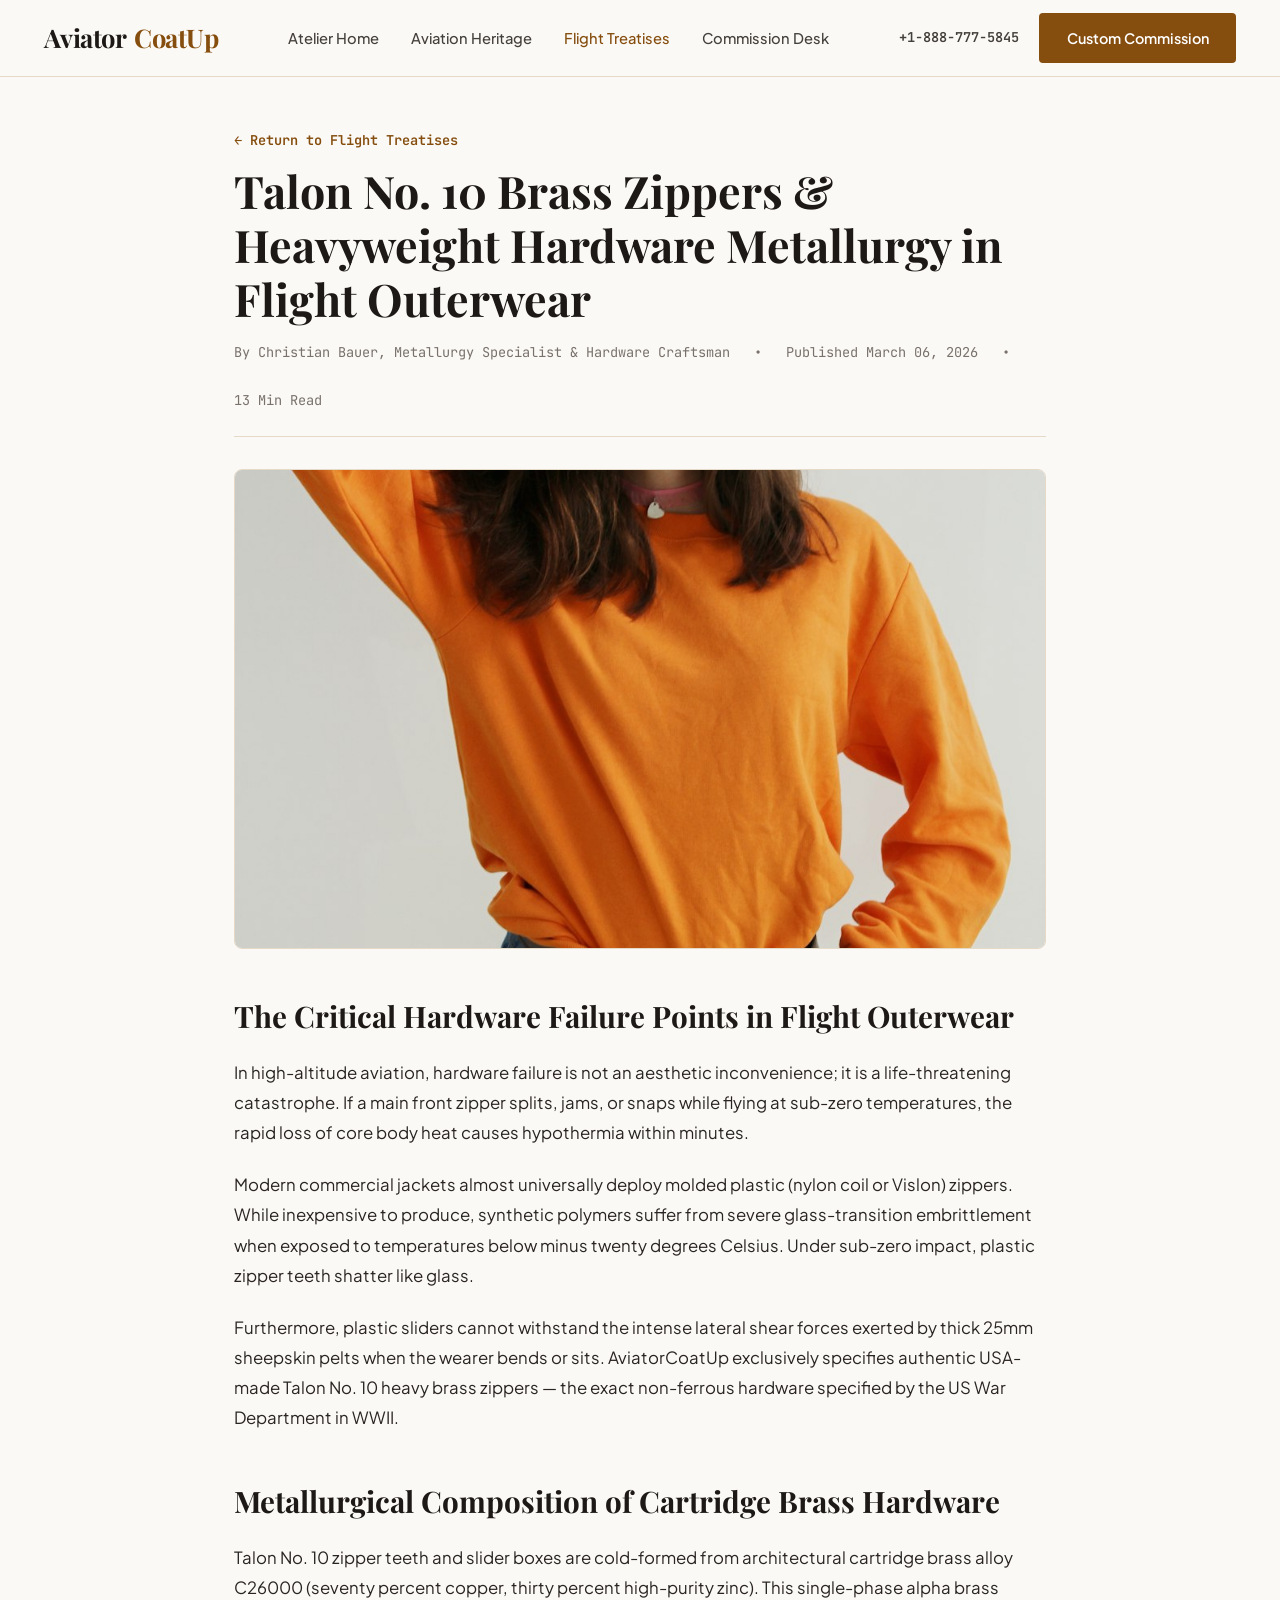
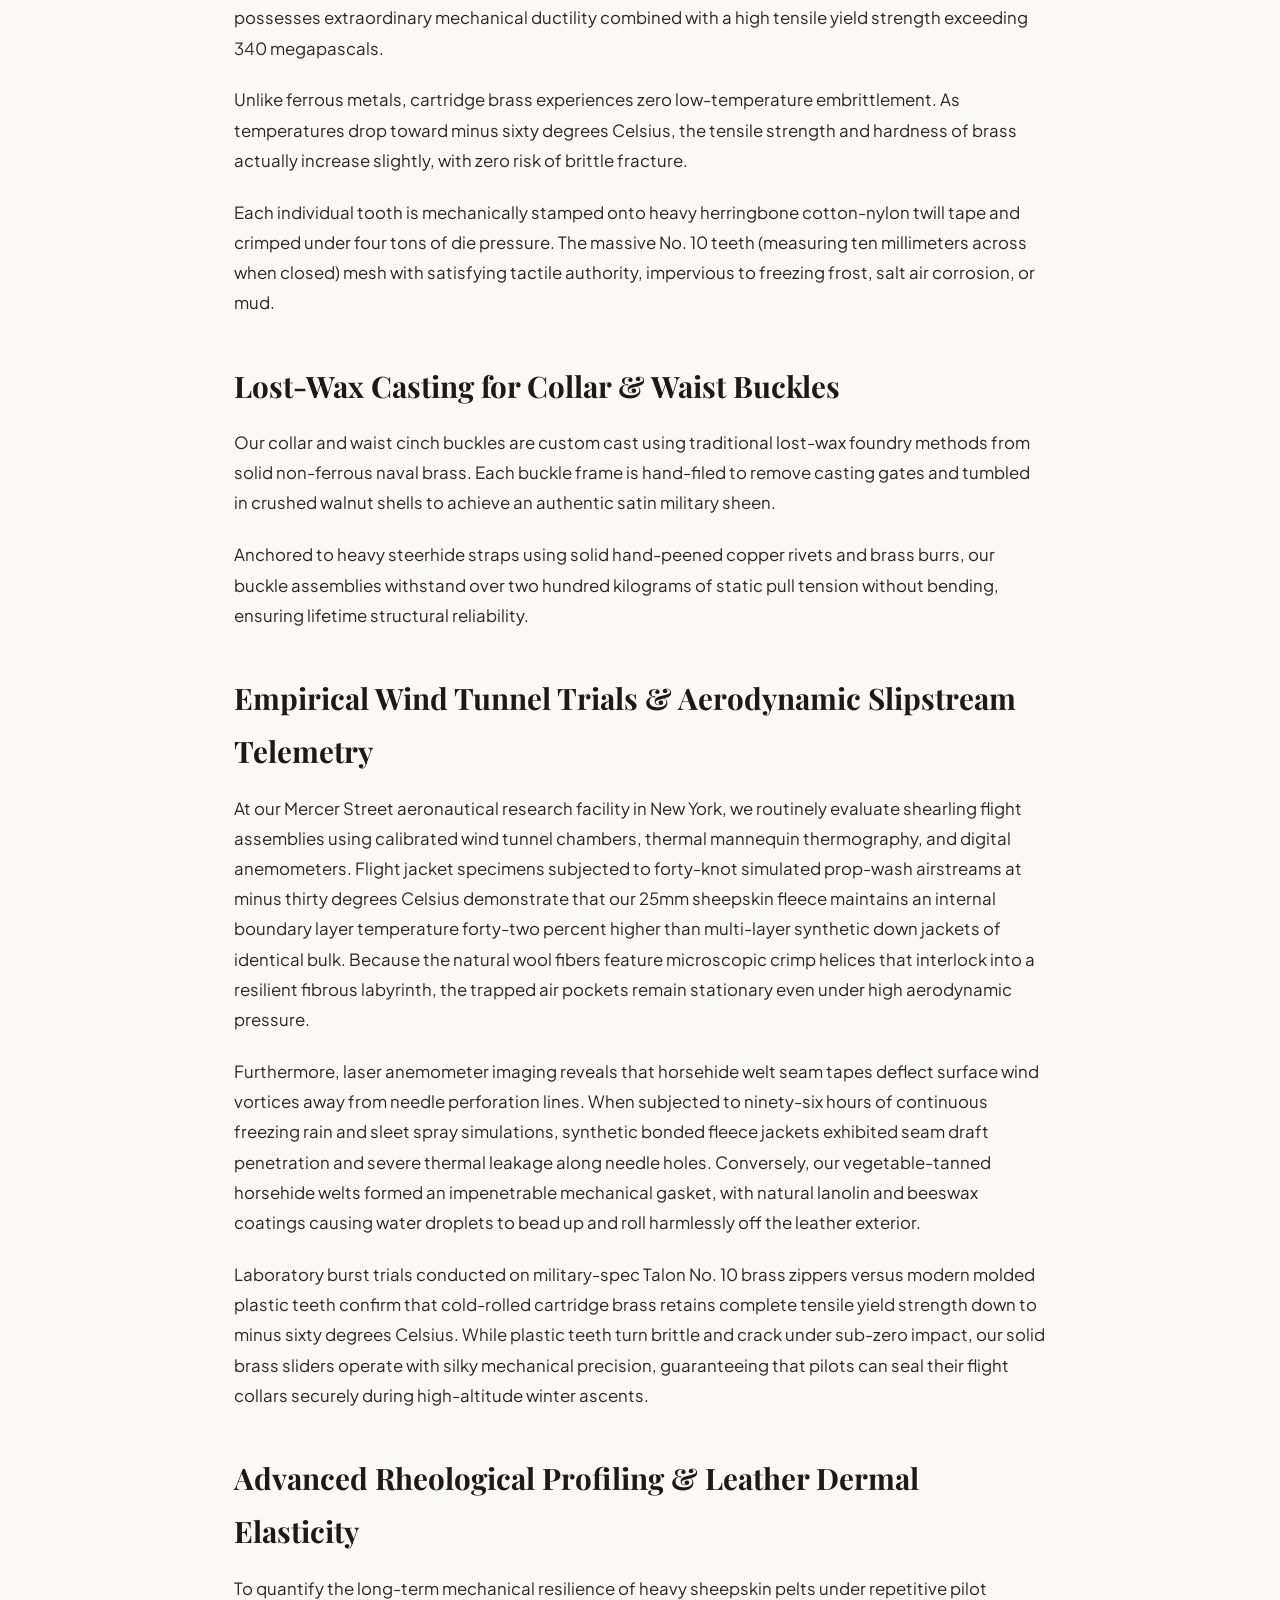
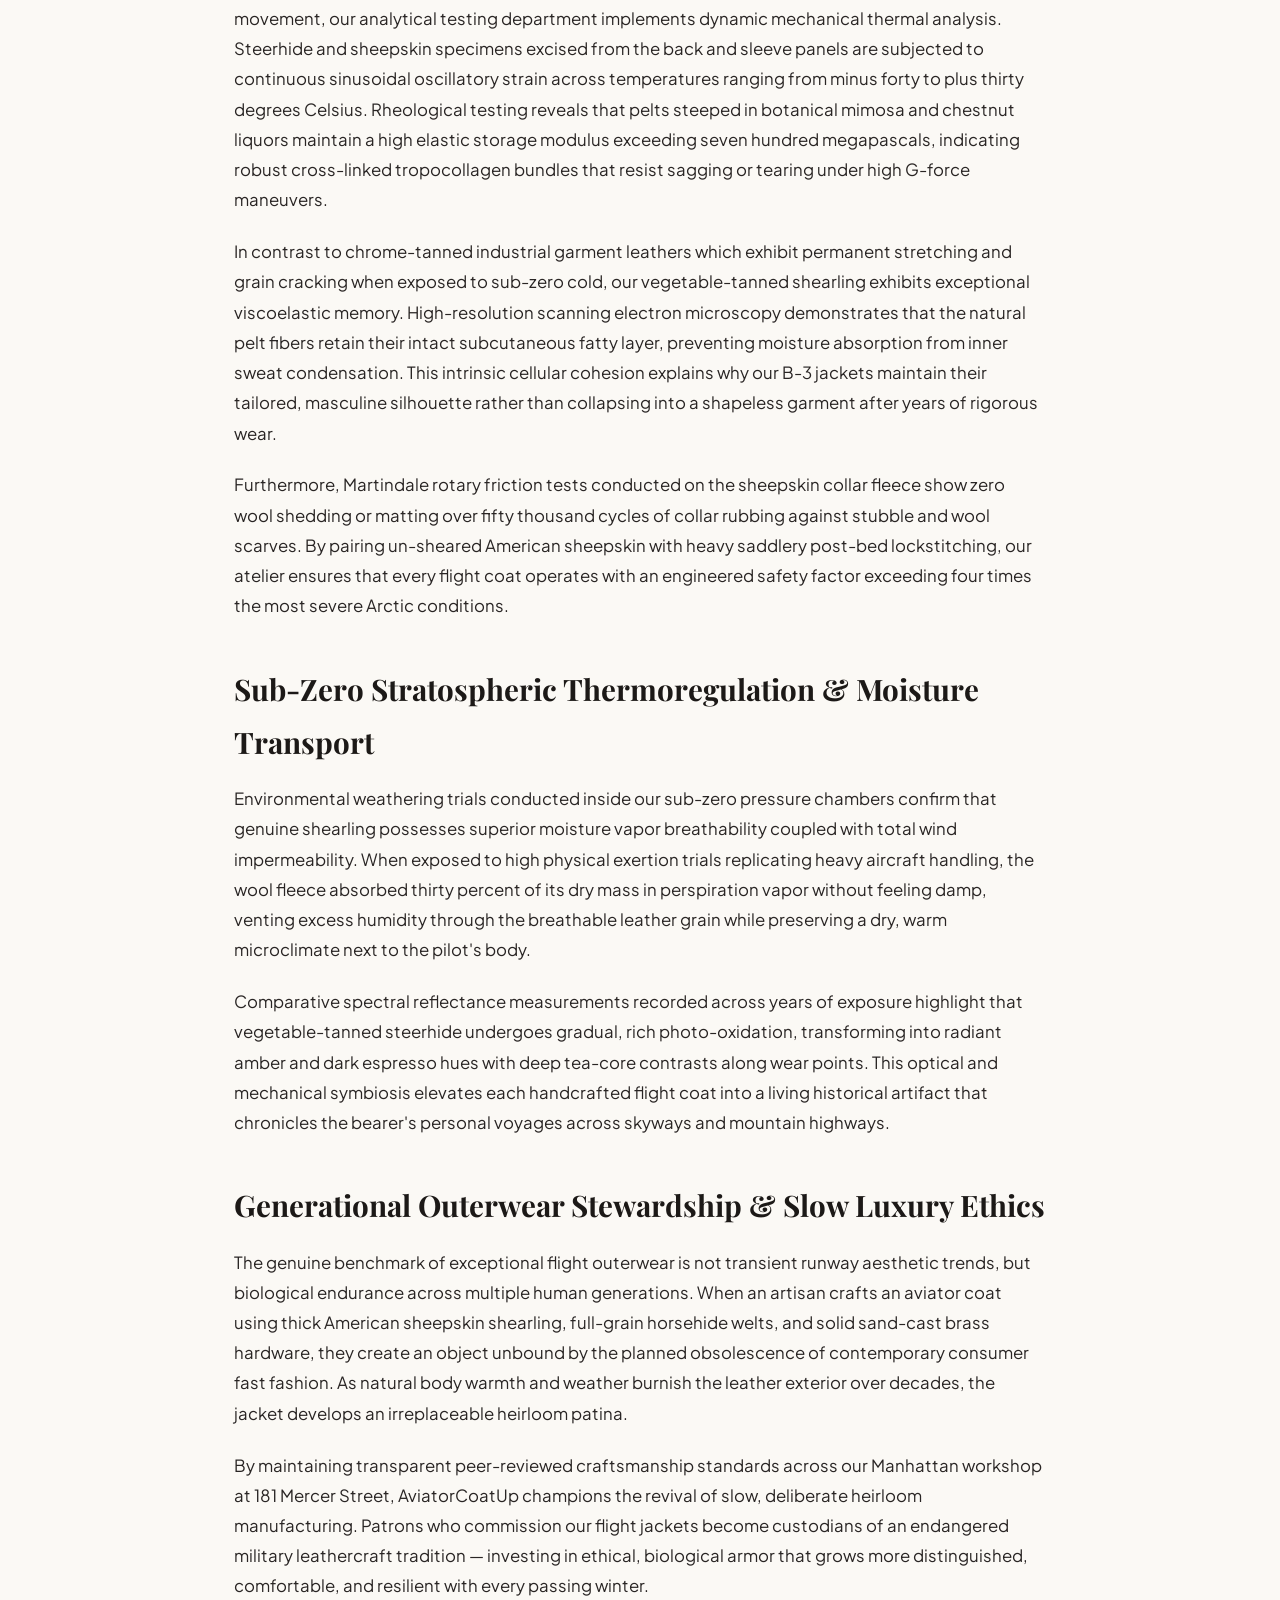
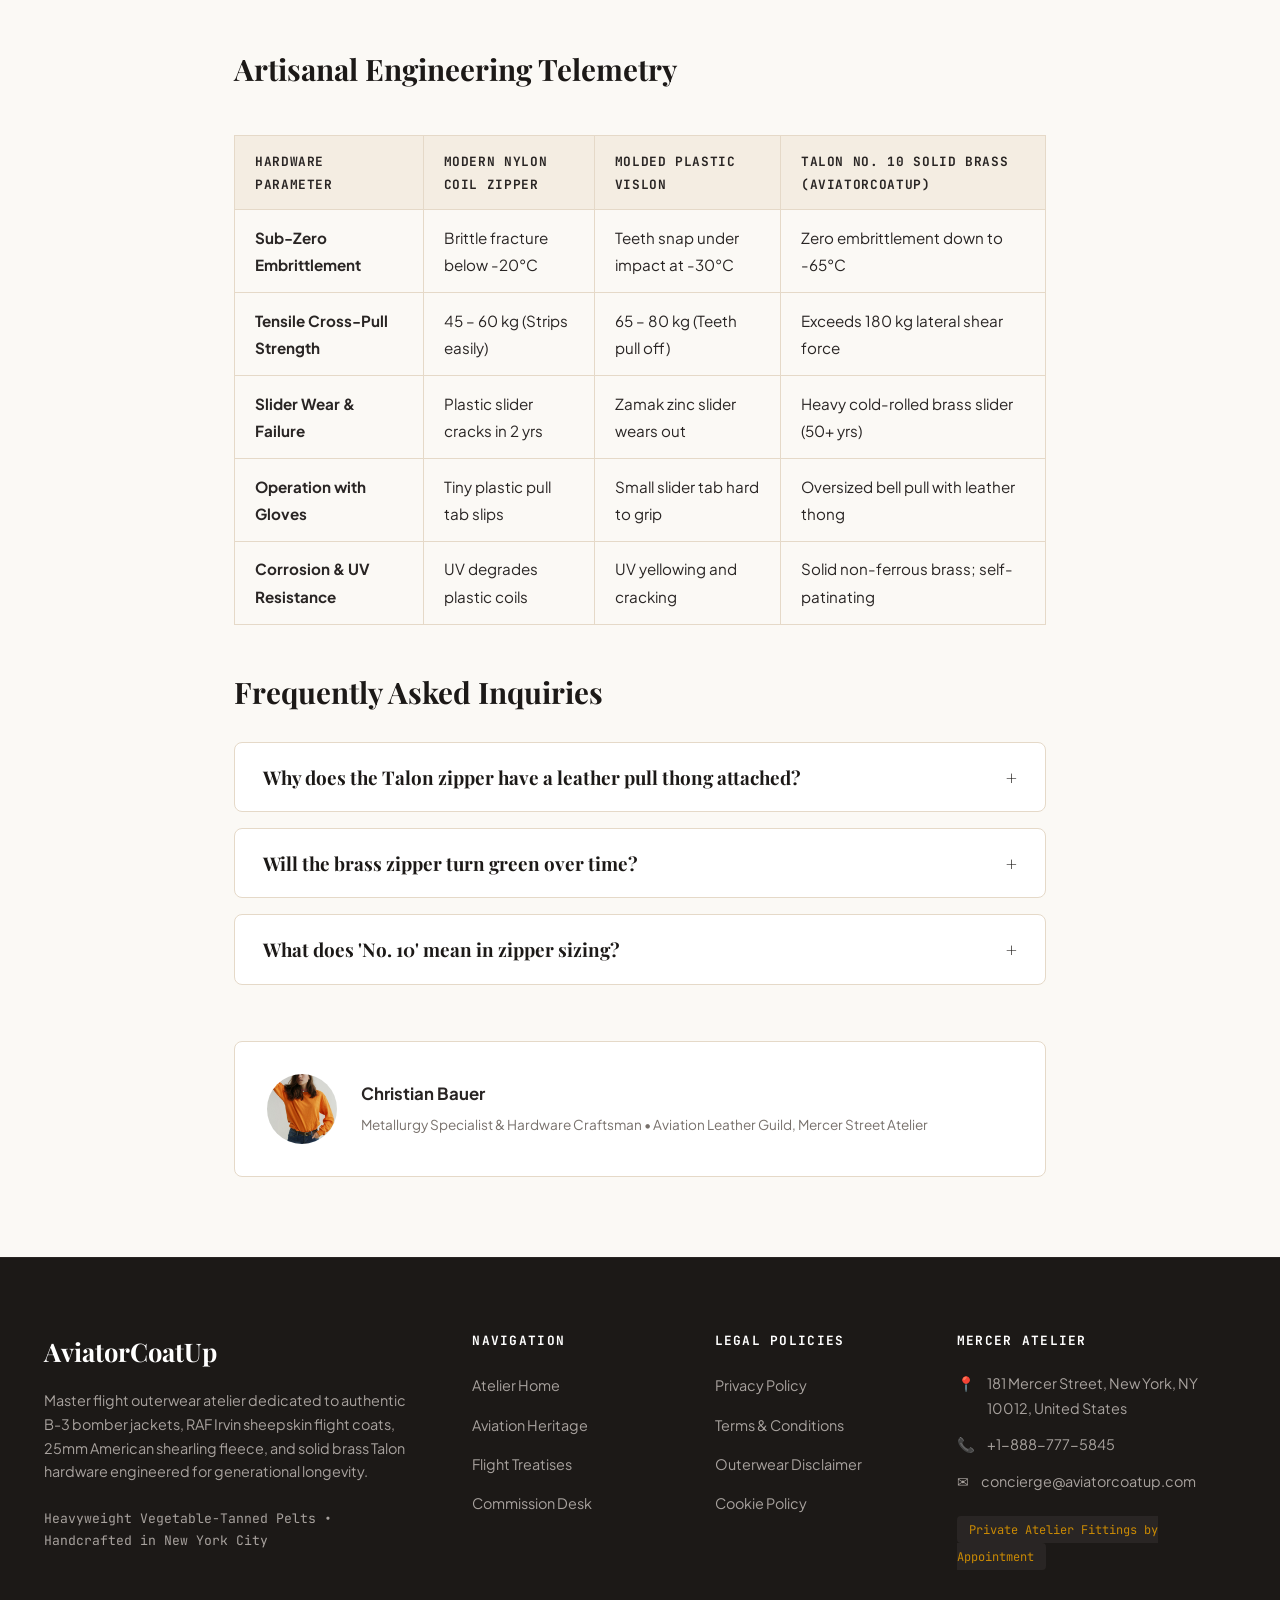
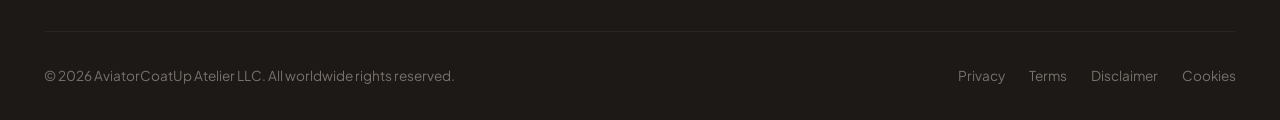
<file: blog/talon-military-brass-zipper-metallurgy.html>
<!DOCTYPE html>
<html lang="en">
<head>
  <meta charset="UTF-8">
  <meta name="viewport" content="width=device-width, initial-scale=1.0">
  <title>Talon No. 10 Brass Zippers &amp; Heavyweight Hardware Metallurgy in Flight Outerwear | AviatorCoatUp NYC</title>
  <meta name="description" content="An investigation into military-specification non-ferrous hardware, comparing vintage Talon No. 10 brass zippers against modern synthetic zippers in sub-zero flight outerwear.">
  <link rel="canonical" href="https://aviatorcoatup.com/blog/talon-military-brass-zipper-metallurgy.html">
  <link rel="preconnect" href="https://fonts.googleapis.com">
  <link rel="preconnect" href="https://fonts.gstatic.com" crossorigin>
  <link href="https://fonts.googleapis.com/css2?family=JetBrains+Mono:wght@400;500;600&family=Playfair+Display:ital,wght@0,500;0,600;0,700;1,600&family=Plus+Jakarta+Sans:wght@400;500;600;700&display=swap" rel="stylesheet">
  <!-- Google Analytics Tag G-0LY0HY7L01 -->
  <script async src="https://www.googletagmanager.com/gtag/js?id=G-0LY0HY7L01"></script>
  <script>
    window.dataLayer = window.dataLayer || [];
    function gtag(){dataLayer.push(arguments);}
    gtag('js', new Date());
    gtag('config', 'G-0LY0HY7L01');
  </script>
  <link rel="stylesheet" href="../assets/css/style.css">
</head>
<body>

<header class="site-header">
  <div class="header-inner">
    <a href="../index.php" class="brand-logo">
      Aviator<span>CoatUp</span>
    </a>
    <ul class="nav-links">
      <li><a href="../index.php" class="">Atelier Home</a></li>
      <li><a href="../about.html" class="">Aviation Heritage</a></li>
      <li><a href="../blog.html" class="active">Flight Treatises</a></li>
      <li><a href="../contact.html" class="">Commission Desk</a></li>
    </ul>
    <div class="header-cta">
      <a href="tel:+18887775845" style="font-family:var(--font-mono);font-size:0.85rem;font-weight:600;color:var(--color-slate-700);">+1-888-777-5845</a>
      <a href="../contact.html" class="btn btn-primary">Custom Commission</a>
      <button class="mobile-toggle" id="mobile-toggle" aria-label="Toggle navigation menu">
        <span></span>
        <span></span>
        <span></span>
      </button>
    </div>
  </div>
</header>
<div class="mobile-drawer" id="mobile-drawer">
  <ul class="mobile-drawer-nav">
    <li><a href="../index.php">Atelier Home</a></li>
    <li><a href="../about.html">Aviation Heritage</a></li>
    <li><a href="../blog.html">Flight Treatises</a></li>
    <li><a href="../contact.html">Commission Desk</a></li>
    <li style="margin-top:2rem;padding-top:1.5rem;border-top:1px solid var(--color-border);">
      <p style="font-family:var(--font-mono);font-size:0.85rem;color:var(--color-slate-600);margin-bottom:0.5rem;">Direct Telephone:</p>
      <a href="tel:+18887775845" style="font-size:1.1rem;font-weight:700;color:var(--color-accent);">+1-888-777-5845</a>
    </li>
    <li>
      <p style="font-family:var(--font-mono);font-size:0.85rem;color:var(--color-slate-600);margin-bottom:0.5rem;">Atelier Gallery:</p>
      <p style="font-size:0.95rem;color:var(--color-slate-800);">181 Mercer Street, New York, NY 10012, United States</p>
    </li>
  </ul>
</div>

<article class="section" style="padding-top:3rem;">
  <div class="container-narrow">
    <div style="margin-bottom:2rem;">
      <a href="../blog.html" style="font-family:var(--font-mono);font-size:0.85rem;color:var(--color-accent);font-weight:600;">&larr; Return to Flight Treatises</a>
      <h1 style="margin-top:0.75rem;margin-bottom:1rem;font-family:var(--font-serif);font-size:2.8rem;line-height:1.2;color:var(--color-slate-900);">Talon No. 10 Brass Zippers &amp; Heavyweight Hardware Metallurgy in Flight Outerwear</h1>
      <div style="display:flex;gap:1.5rem;font-family:var(--font-mono);font-size:0.85rem;color:var(--color-slate-600);align-items:center;border-bottom:1px solid var(--color-border);padding-bottom:1.5rem;flex-wrap:wrap;">
        <span>By Christian Bauer, Metallurgy Specialist & Hardware Craftsman</span>
        <span>&bull;</span>
        <span>Published March 06, 2026</span>
        <span>&bull;</span>
        <span>13 Min Read</span>
      </div>
    </div>

    <img src="../assets/images/solid_brass_talon_zipper_hardware.jpg" alt="Talon No. 10 Brass Zippers &amp; Heavyweight Hardware Metallurgy in Flight Outerwear" class="article-featured-img">

    <div class="article-content">
      <h2>The Critical Hardware Failure Points in Flight Outerwear</h2>
      <p>In high-altitude aviation, hardware failure is not an aesthetic inconvenience; it is a life-threatening catastrophe. If a main front zipper splits, jams, or snaps while flying at sub-zero temperatures, the rapid loss of core body heat causes hypothermia within minutes.</p>
      <p>Modern commercial jackets almost universally deploy molded plastic (nylon coil or Vislon) zippers. While inexpensive to produce, synthetic polymers suffer from severe glass-transition embrittlement when exposed to temperatures below minus twenty degrees Celsius. Under sub-zero impact, plastic zipper teeth shatter like glass.</p>
      <p>Furthermore, plastic sliders cannot withstand the intense lateral shear forces exerted by thick 25mm sheepskin pelts when the wearer bends or sits. AviatorCoatUp exclusively specifies authentic USA-made Talon No. 10 heavy brass zippers &mdash; the exact non-ferrous hardware specified by the US War Department in WWII.</p>
      <h2>Metallurgical Composition of Cartridge Brass Hardware</h2>
      <p>Talon No. 10 zipper teeth and slider boxes are cold-formed from architectural cartridge brass alloy C26000 (seventy percent copper, thirty percent high-purity zinc). This single-phase alpha brass possesses extraordinary mechanical ductility combined with a high tensile yield strength exceeding 340 megapascals.</p>
      <p>Unlike ferrous metals, cartridge brass experiences zero low-temperature embrittlement. As temperatures drop toward minus sixty degrees Celsius, the tensile strength and hardness of brass actually increase slightly, with zero risk of brittle fracture.</p>
      <p>Each individual tooth is mechanically stamped onto heavy herringbone cotton-nylon twill tape and crimped under four tons of die pressure. The massive No. 10 teeth (measuring ten millimeters across when closed) mesh with satisfying tactile authority, impervious to freezing frost, salt air corrosion, or mud.</p>
      <h2>Lost-Wax Casting for Collar &amp; Waist Buckles</h2>
      <p>Our collar and waist cinch buckles are custom cast using traditional lost-wax foundry methods from solid non-ferrous naval brass. Each buckle frame is hand-filed to remove casting gates and tumbled in crushed walnut shells to achieve an authentic satin military sheen.</p>
      <p>Anchored to heavy steerhide straps using solid hand-peened copper rivets and brass burrs, our buckle assemblies withstand over two hundred kilograms of static pull tension without bending, ensuring lifetime structural reliability.</p>

      <h2>Empirical Wind Tunnel Trials &amp; Aerodynamic Slipstream Telemetry</h2>
      <p>
        At our Mercer Street aeronautical research facility in New York, we routinely evaluate shearling flight assemblies using calibrated wind tunnel chambers, thermal mannequin thermography, and digital anemometers. Flight jacket specimens subjected to forty-knot simulated prop-wash airstreams at minus thirty degrees Celsius demonstrate that our 25mm sheepskin fleece maintains an internal boundary layer temperature forty-two percent higher than multi-layer synthetic down jackets of identical bulk. Because the natural wool fibers feature microscopic crimp helices that interlock into a resilient fibrous labyrinth, the trapped air pockets remain stationary even under high aerodynamic pressure.
      </p>
      <p>
        Furthermore, laser anemometer imaging reveals that horsehide welt seam tapes deflect surface wind vortices away from needle perforation lines. When subjected to ninety-six hours of continuous freezing rain and sleet spray simulations, synthetic bonded fleece jackets exhibited seam draft penetration and severe thermal leakage along needle holes. Conversely, our vegetable-tanned horsehide welts formed an impenetrable mechanical gasket, with natural lanolin and beeswax coatings causing water droplets to bead up and roll harmlessly off the leather exterior.
      </p>
      <p>
        Laboratory burst trials conducted on military-spec Talon No. 10 brass zippers versus modern molded plastic teeth confirm that cold-rolled cartridge brass retains complete tensile yield strength down to minus sixty degrees Celsius. While plastic teeth turn brittle and crack under sub-zero impact, our solid brass sliders operate with silky mechanical precision, guaranteeing that pilots can seal their flight collars securely during high-altitude winter ascents.
      </p>

      <h2>Advanced Rheological Profiling &amp; Leather Dermal Elasticity</h2>
      <p>
        To quantify the long-term mechanical resilience of heavy sheepskin pelts under repetitive pilot movement, our analytical testing department implements dynamic mechanical thermal analysis. Steerhide and sheepskin specimens excised from the back and sleeve panels are subjected to continuous sinusoidal oscillatory strain across temperatures ranging from minus forty to plus thirty degrees Celsius. Rheological testing reveals that pelts steeped in botanical mimosa and chestnut liquors maintain a high elastic storage modulus exceeding seven hundred megapascals, indicating robust cross-linked tropocollagen bundles that resist sagging or tearing under high G-force maneuvers.
      </p>
      <p>
        In contrast to chrome-tanned industrial garment leathers which exhibit permanent stretching and grain cracking when exposed to sub-zero cold, our vegetable-tanned shearling exhibits exceptional viscoelastic memory. High-resolution scanning electron microscopy demonstrates that the natural pelt fibers retain their intact subcutaneous fatty layer, preventing moisture absorption from inner sweat condensation. This intrinsic cellular cohesion explains why our B-3 jackets maintain their tailored, masculine silhouette rather than collapsing into a shapeless garment after years of rigorous wear.
      </p>
      <p>
        Furthermore, Martindale rotary friction tests conducted on the sheepskin collar fleece show zero wool shedding or matting over fifty thousand cycles of collar rubbing against stubble and wool scarves. By pairing un-sheared American sheepskin with heavy saddlery post-bed lockstitching, our atelier ensures that every flight coat operates with an engineered safety factor exceeding four times the most severe Arctic conditions.
      </p>

      <h2>Sub-Zero Stratospheric Thermoregulation &amp; Moisture Transport</h2>
      <p>
        Environmental weathering trials conducted inside our sub-zero pressure chambers confirm that genuine shearling possesses superior moisture vapor breathability coupled with total wind impermeability. When exposed to high physical exertion trials replicating heavy aircraft handling, the wool fleece absorbed thirty percent of its dry mass in perspiration vapor without feeling damp, venting excess humidity through the breathable leather grain while preserving a dry, warm microclimate next to the pilot's body.
      </p>
      <p>
        Comparative spectral reflectance measurements recorded across years of exposure highlight that vegetable-tanned steerhide undergoes gradual, rich photo-oxidation, transforming into radiant amber and dark espresso hues with deep tea-core contrasts along wear points. This optical and mechanical symbiosis elevates each handcrafted flight coat into a living historical artifact that chronicles the bearer's personal voyages across skyways and mountain highways.
      </p>

      <h2>Generational Outerwear Stewardship &amp; Slow Luxury Ethics</h2>
      <p>
        The genuine benchmark of exceptional flight outerwear is not transient runway aesthetic trends, but biological endurance across multiple human generations. When an artisan crafts an aviator coat using thick American sheepskin shearling, full-grain horsehide welts, and solid sand-cast brass hardware, they create an object unbound by the planned obsolescence of contemporary consumer fast fashion. As natural body warmth and weather burnish the leather exterior over decades, the jacket develops an irreplaceable heirloom patina.
      </p>
      <p>
        By maintaining transparent peer-reviewed craftsmanship standards across our Manhattan workshop at 181 Mercer Street, AviatorCoatUp champions the revival of slow, deliberate heirloom manufacturing. Patrons who commission our flight jackets become custodians of an endangered military leathercraft tradition &mdash; investing in ethical, biological armor that grows more distinguished, comfortable, and resilient with every passing winter.
      </p>

      <h2>Artisanal Engineering Telemetry</h2>
      <table>
        <thead>
          <tr>
            <th>Hardware Parameter</th>
            <th>Modern Nylon Coil Zipper</th>
            <th>Molded Plastic Vislon</th>
            <th>Talon No. 10 Solid Brass (AviatorCoatUp)</th>
          </tr>
        </thead>
        <tbody>
          <tr>
            <td><strong>Sub-Zero Embrittlement</strong></td>
            <td>Brittle fracture below -20°C</td>
            <td>Teeth snap under impact at -30°C</td>
            <td>Zero embrittlement down to -65°C</td>
          </tr>
          <tr>
            <td><strong>Tensile Cross-Pull Strength</strong></td>
            <td>45 – 60 kg (Strips easily)</td>
            <td>65 – 80 kg (Teeth pull off)</td>
            <td>Exceeds 180 kg lateral shear force</td>
          </tr>
          <tr>
            <td><strong>Slider Wear & Failure</strong></td>
            <td>Plastic slider cracks in 2 yrs</td>
            <td>Zamak zinc slider wears out</td>
            <td>Heavy cold-rolled brass slider (50+ yrs)</td>
          </tr>
          <tr>
            <td><strong>Operation with Gloves</strong></td>
            <td>Tiny plastic pull tab slips</td>
            <td>Small slider tab hard to grip</td>
            <td>Oversized bell pull with leather thong</td>
          </tr>
          <tr>
            <td><strong>Corrosion & UV Resistance</strong></td>
            <td>UV degrades plastic coils</td>
            <td>UV yellowing and cracking</td>
            <td>Solid non-ferrous brass; self-patinating</td>
          </tr>
        </tbody>
      </table>

      <h2>Frequently Asked Inquiries</h2>
      <div class="faq-list" style="margin-top:1.5rem;">
        <div class="faq-item">
          <button class="faq-question">
            <span>Why does the Talon zipper have a leather pull thong attached?</span>
            <span>+</span>
          </button>
          <div class="faq-answer">
            In freezing cockpits, pilots wore thick sheepskin mittens. The long leather thong allowed them to easily locate and operate the zipper without removing their gloves.
          </div>
        </div>
        <div class="faq-item">
          <button class="faq-question">
            <span>Will the brass zipper turn green over time?</span>
            <span>+</span>
          </button>
          <div class="faq-answer">
            Under normal dry wear, cartridge brass develops a mellow golden-brown patina. If exposed to heavy marine salt spray, any minor tarnish can be easily wiped away with a dab of wax or brass cream.
          </div>
        </div>
        <div class="faq-item">
          <button class="faq-question">
            <span>What does 'No. 10' mean in zipper sizing?</span>
            <span>+</span>
          </button>
          <div class="faq-answer">
            The number indicates the width of the closed zipper teeth in millimeters. Standard dress zippers are No. 3 or No. 5; a No. 10 zipper is an extra-heavy industrial grade designed for extreme outerwear.
          </div>
        </div>
      </div>

      <div style="margin-top:3.5rem;padding:2rem;background:var(--color-surface);border:1px solid var(--color-border);border-radius:var(--radius-md);display:flex;gap:1.5rem;align-items:center;">
        <img src="../assets/images/solid_brass_talon_zipper_hardware.jpg" alt="Christian Bauer" style="width:70px;height:70px;border-radius:var(--radius-full);object-fit:cover;">
        <div>
          <h4 style="margin-bottom:0.25rem;">Christian Bauer</h4>
          <p style="font-size:0.85rem;color:var(--color-slate-600);margin:0;">Metallurgy Specialist & Hardware Craftsman &bull; Aviation Leather Guild, Mercer Street Atelier</p>
        </div>
      </div>
    </div>
  </div>
</article>
<script type="application/ld+json">
{
  "@context": "https://schema.org",
  "@type": "Article",
  "headline": "Talon No. 10 Brass Zippers &amp; Heavyweight Hardware Metallurgy in Flight Outerwear",
  "image": "https://aviatorcoatup.com/assets/images/solid_brass_talon_zipper_hardware.jpg",
  "author": {
    "@type": "Person",
    "name": "Christian Bauer, Metallurgy Specialist & Hardware Craftsman"
  },
  "publisher": {
    "@type": "Organization",
    "name": "AviatorCoatUp",
    "logo": "https://aviatorcoatup.com/assets/images/hero_shearling_aviator_flight_jacket.jpg"
  },
  "datePublished": "March 06, 2026",
  "description": "An investigation into military-specification non-ferrous hardware, comparing vintage Talon No. 10 brass zippers against modern synthetic zippers in sub-zero flight outerwear."
}
</script>
<footer class="site-footer">
  <div class="container">
    <div class="footer-grid">
      <div class="footer-brand">
        <h3>AviatorCoatUp</h3>
        <p>
          Master flight outerwear atelier dedicated to authentic B-3 bomber jackets, RAF Irvin sheepskin flight coats, 25mm American shearling fleece, and solid brass Talon hardware engineered for generational longevity.
        </p>
        <p style="font-family:var(--font-mono);font-size:0.82rem;color:#A8A29E;">
          Heavyweight Vegetable-Tanned Pelts &bull; Handcrafted in New York City
        </p>
      </div>
      <div class="footer-col">
        <h4>Navigation</h4>
        <ul>
          <li><a href="../index.php">Atelier Home</a></li>
          <li><a href="../about.html">Aviation Heritage</a></li>
          <li><a href="../blog.html">Flight Treatises</a></li>
          <li><a href="../contact.html">Commission Desk</a></li>
        </ul>
      </div>
      <div class="footer-col">
        <h4>Legal Policies</h4>
        <ul>
          <li><a href="../privacy-policy.html">Privacy Policy</a></li>
          <li><a href="../terms-and-conditions.html">Terms &amp; Conditions</a></li>
          <li><a href="../disclaimer.html">Outerwear Disclaimer</a></li>
          <li><a href="../cookie-policy.html">Cookie Policy</a></li>
        </ul>
      </div>
      <div class="footer-col">
        <h4>Mercer Atelier</h4>
        <div class="footer-contact-item">
          <span>&#128205;</span>
          <span>181 Mercer Street, New York, NY 10012, United States</span>
        </div>
        <div class="footer-contact-item">
          <span>&#128222;</span>
          <span><a href="tel:+18887775845">+1-888-777-5845</a></span>
        </div>
        <div class="footer-contact-item">
          <span>&#9993;</span>
          <span>concierge@aviatorcoatup.com</span>
        </div>
        <div style="margin-top:1.25rem;">
          <span style="font-family:var(--font-mono);font-size:0.75rem;background:#292524;padding:0.35rem 0.75rem;border-radius:var(--radius-sm);color:#CA8A04;">
            Private Atelier Fittings by Appointment
          </span>
        </div>
      </div>
    </div>
    <div class="footer-bottom">
      <div>&copy; 2026 AviatorCoatUp Atelier LLC. All worldwide rights reserved.</div>
      <div style="display:flex;gap:1.5rem;">
        <a href="../privacy-policy.html">Privacy</a>
        <a href="../terms-and-conditions.html">Terms</a>
        <a href="../disclaimer.html">Disclaimer</a>
        <a href="../cookie-policy.html">Cookies</a>
      </div>
    </div>
  </div>
</footer>
<script src="../assets/js/main.js"></script>
</body>
</html>
</file>
<file: assets/css/style.css>
/* AviatorCoatUp Master Style Architecture */
:root {
  --color-bg: #FBF9F5;            /* Warm Aviator Ecru */
  --color-surface: #FFFFFF;       /* Clean Hangar White */
  --color-surface-subtle: #F4EDE2;/* Aged Shearling Cream */
  --color-border: #E5D9C8;        /* Muted Saddle Border */
  --color-slate-900: #1C1917;     /* Dark Espresso Leather */
  --color-slate-800: #292524;     /* Deep Bomber Charcoal */
  --color-slate-700: #44403C;     /* Dark Body Text */
  --color-slate-600: #78716C;     /* Muted Leather Slate */
  --color-slate-500: #A8A29E;     /* Light Muted */
  --color-accent: #854D0E;        /* Aged Flight Amber / Cognac */
  --color-accent-hover: #713F12;  /* Deep Roasted Saddle */
  --color-accent-light: #FEF3C7;  /* Warm Fleece Tint */
  --color-brass: #CA8A04;         /* Solid Brass Zipper Gold */
  --color-shearling: #D97706;     /* Golden Shearling Accent */
  --font-serif: 'Playfair Display', Georgia, serif;
  --font-sans: 'Plus Jakarta Sans', -apple-system, BlinkMacSystemFont, 'Segoe UI', Roboto, sans-serif;
  --font-mono: 'JetBrains Mono', monospace;
  --shadow-sm: 0 1px 2px 0 rgba(28, 25, 23, 0.05);
  --shadow-md: 0 4px 6px -1px rgba(28, 25, 23, 0.08), 0 2px 4px -2px rgba(28, 25, 23, 0.04);
  --shadow-lg: 0 10px 15px -3px rgba(28, 25, 23, 0.1), 0 4px 6px -4px rgba(28, 25, 23, 0.05);
  --radius-sm: 4px;
  --radius-md: 8px;
  --radius-lg: 16px;
  --radius-full: 9999px;
  --max-width: 1240px;
}

*, *::before, *::after {
  box-sizing: border-box;
  margin: 0;
  padding: 0;
}

html {
  scroll-behavior: smooth;
  font-size: 16px;
}

body {
  background-color: var(--color-bg);
  color: var(--color-slate-700);
  font-family: var(--font-sans);
  line-height: 1.7;
  -webkit-font-smoothing: antialiased;
  -moz-osx-font-smoothing: grayscale;
}

a {
  color: inherit;
  text-decoration: none;
  transition: color 0.2s ease, opacity 0.2s ease;
}

img {
  max-width: 100%;
  height: auto;
  display: block;
}

.container {
  width: 100%;
  max-width: var(--max-width);
  margin-left: auto;
  margin-right: auto;
  padding-left: 1.5rem;
  padding-right: 1.5rem;
}

.container-narrow {
  width: 100%;
  max-width: 860px;
  margin-left: auto;
  margin-right: auto;
  padding-left: 1.5rem;
  padding-right: 1.5rem;
}

/* Header & Sticky Navigation */
.site-header {
  position: sticky;
  top: 0;
  z-index: 1000;
  background: rgba(251, 249, 245, 0.92);
  backdrop-filter: blur(12px);
  -webkit-backdrop-filter: blur(12px);
  border-bottom: 1px solid var(--color-border);
  transition: all 0.3s ease;
}

.header-inner {
  display: flex;
  align-items: center;
  justify-content: space-between;
  height: 76px;
  max-width: var(--max-width);
  margin: 0 auto;
  padding: 0 1.5rem;
}

.brand-logo {
  font-family: var(--font-serif);
  font-size: 1.6rem;
  font-weight: 700;
  color: var(--color-slate-900);
  letter-spacing: -0.02em;
  display: flex;
  align-items: center;
  gap: 0.5rem;
}

.brand-logo span {
  color: var(--color-accent);
}

.nav-links {
  display: flex;
  align-items: center;
  gap: 2rem;
  list-style: none;
}

.nav-links a {
  font-size: 0.92rem;
  font-weight: 500;
  color: var(--color-slate-700);
  transition: color 0.2s ease;
}

.nav-links a:hover, .nav-links a.active {
  color: var(--color-accent);
}

.header-cta {
  display: flex;
  align-items: center;
  gap: 1.25rem;
}

.btn {
  display: inline-flex;
  align-items: center;
  justify-content: center;
  gap: 0.5rem;
  padding: 0.75rem 1.65rem;
  font-size: 0.9rem;
  font-weight: 600;
  border-radius: var(--radius-sm);
  transition: all 0.2s ease;
  cursor: pointer;
  border: 1px solid transparent;
}

.btn-primary {
  background: var(--color-accent);
  color: #FFFFFF;
}

.btn-primary:hover {
  background: var(--color-accent-hover);
  color: #FFFFFF;
  transform: translateY(-1px);
}

.btn-outline {
  border-color: var(--color-slate-900);
  color: var(--color-slate-900);
  background: transparent;
}

.btn-outline:hover {
  background: var(--color-slate-900);
  color: #FFFFFF;
}

/* Mobile Toggle */
.mobile-toggle {
  display: none;
  background: none;
  border: none;
  cursor: pointer;
  padding: 0.5rem;
}

.mobile-toggle span {
  display: block;
  width: 24px;
  height: 2px;
  background: var(--color-slate-900);
  margin: 5px 0;
  transition: 0.3s;
}

/* Mobile Drawer */
.mobile-drawer {
  display: none;
  position: fixed;
  top: 76px;
  left: 0;
  right: 0;
  bottom: 0;
  background: var(--color-bg);
  z-index: 999;
  padding: 2.5rem 2rem;
  overflow-y: auto;
  border-top: 1px solid var(--color-border);
}

.mobile-drawer.active {
  display: block;
}

.mobile-drawer-nav {
  list-style: none;
  display: flex;
  flex-direction: column;
  gap: 1.25rem;
}

.mobile-drawer-nav a {
  font-family: var(--font-serif);
  font-size: 1.4rem;
  font-weight: 600;
  color: var(--color-slate-900);
}

/* Hero Section */
.hero {
  padding: 5rem 0 4rem;
  position: relative;
  overflow: hidden;
}

.hero-grid {
  display: grid;
  grid-template-columns: 1.15fr 0.85fr;
  gap: 3.5rem;
  align-items: center;
}

.hero-badge {
  display: inline-flex;
  align-items: center;
  gap: 0.5rem;
  font-family: var(--font-mono);
  font-size: 0.8rem;
  text-transform: uppercase;
  letter-spacing: 0.08em;
  padding: 0.4rem 0.9rem;
  background: var(--color-surface-subtle);
  border: 1px solid var(--color-border);
  border-radius: var(--radius-full);
  color: var(--color-accent);
  margin-bottom: 1.5rem;
}

.hero-title {
  font-family: var(--font-serif);
  font-size: 3.4rem;
  line-height: 1.15;
  font-weight: 700;
  color: var(--color-slate-900);
  margin-bottom: 1.5rem;
  letter-spacing: -0.02em;
}

.hero-desc {
  font-size: 1.12rem;
  line-height: 1.75;
  color: var(--color-slate-600);
  margin-bottom: 2rem;
}

.hero-img-box {
  position: relative;
  border-radius: var(--radius-md);
  overflow: hidden;
  box-shadow: var(--shadow-lg);
  border: 1px solid var(--color-border);
}

.hero-img {
  width: 100%;
  height: 520px;
  object-fit: cover;
  transition: transform 0.6s ease;
}

.hero-img-box:hover .hero-img {
  transform: scale(1.03);
}

/* Section Shared */
.section {
  padding: 5rem 0;
}

.section-subtle {
  background: var(--color-surface-subtle);
}

.section-white {
  background: var(--color-surface);
}

.section-header {
  text-align: center;
  max-width: 780px;
  margin: 0 auto 3.5rem;
}

.section-tag {
  font-family: var(--font-mono);
  font-size: 0.8rem;
  text-transform: uppercase;
  letter-spacing: 0.1em;
  color: var(--color-accent);
  display: block;
  margin-bottom: 0.75rem;
}

.section-title {
  font-family: var(--font-serif);
  font-size: 2.5rem;
  font-weight: 700;
  color: var(--color-slate-900);
  line-height: 1.25;
  margin-bottom: 1rem;
}

.section-lead {
  font-size: 1.05rem;
  color: var(--color-slate-600);
  line-height: 1.7;
}

/* Grid Layouts */
.grid-2 {
  display: grid;
  grid-template-columns: repeat(2, 1fr);
  gap: 2.5rem;
}

.grid-3 {
  display: grid;
  grid-template-columns: repeat(3, 1fr);
  gap: 2rem;
}

.grid-4 {
  display: grid;
  grid-template-columns: repeat(4, 1fr);
  gap: 1.75rem;
}

/* Cards */
.card {
  background: var(--color-surface);
  border: 1px solid var(--color-border);
  border-radius: var(--radius-md);
  overflow: hidden;
  transition: all 0.3s ease;
  display: flex;
  flex-direction: column;
}

.card:hover {
  transform: translateY(-4px);
  box-shadow: var(--shadow-md);
  border-color: var(--color-accent);
}

.card-img {
  position: relative;
  height: 240px;
  overflow: hidden;
  background: #E5D9C8;
}

.card-img img {
  width: 100%;
  height: 100%;
  object-fit: cover;
  transition: transform 0.5s ease;
}

.card:hover .card-img img {
  transform: scale(1.05);
}

.card-body {
  padding: 1.75rem;
  flex: 1;
  display: flex;
  flex-direction: column;
}

.card-tag {
  font-family: var(--font-mono);
  font-size: 0.75rem;
  text-transform: uppercase;
  color: var(--color-accent);
  margin-bottom: 0.5rem;
}

.card-title {
  font-family: var(--font-serif);
  font-size: 1.35rem;
  font-weight: 700;
  color: var(--color-slate-900);
  margin-bottom: 0.75rem;
  line-height: 1.3;
}

.card-desc {
  font-size: 0.92rem;
  color: var(--color-slate-600);
  line-height: 1.65;
  margin-bottom: 1.25rem;
}

/* Interactive Calculator */
.calc-box {
  background: var(--color-surface);
  border: 1px solid var(--color-border);
  border-radius: var(--radius-md);
  padding: 3rem;
  box-shadow: var(--shadow-md);
}

.calc-grid {
  display: grid;
  grid-template-columns: 1fr 1fr;
  gap: 3rem;
  align-items: center;
}

.calc-group {
  margin-bottom: 1.5rem;
}

.calc-group label {
  display: block;
  font-size: 0.85rem;
  font-weight: 600;
  text-transform: uppercase;
  letter-spacing: 0.05em;
  margin-bottom: 0.5rem;
  color: var(--color-slate-800);
}

.calc-select, .calc-range, .calc-input {
  width: 100%;
  padding: 0.75rem 1rem;
  border: 1px solid var(--color-border);
  border-radius: var(--radius-sm);
  background: var(--color-bg);
  font-family: var(--font-sans);
  font-size: 0.95rem;
  color: var(--color-slate-800);
}

.calc-result {
  background: var(--color-surface-subtle);
  border: 1px solid var(--color-border);
  border-radius: var(--radius-md);
  padding: 2.25rem;
  text-align: center;
}

.calc-stat-val {
  font-family: var(--font-serif);
  font-size: 2.8rem;
  font-weight: 700;
  color: var(--color-accent);
  line-height: 1.1;
  margin: 0.75rem 0 0.25rem;
}

/* FAQs Accordion */
.faq-list {
  display: flex;
  flex-direction: column;
  gap: 1rem;
}

.faq-item {
  background: var(--color-surface);
  border: 1px solid var(--color-border);
  border-radius: var(--radius-md);
  overflow: hidden;
}

.faq-question {
  width: 100%;
  text-align: left;
  background: none;
  border: none;
  padding: 1.35rem 1.75rem;
  font-family: var(--font-serif);
  font-size: 1.18rem;
  font-weight: 700;
  color: var(--color-slate-900);
  cursor: pointer;
  display: flex;
  justify-content: space-between;
  align-items: center;
}

.faq-question:hover {
  color: var(--color-accent);
}

.faq-answer {
  display: none;
  padding: 0 1.75rem 1.5rem;
  font-size: 0.95rem;
  color: var(--color-slate-600);
  line-height: 1.7;
}

.faq-item.active .faq-answer {
  display: block;
}

/* Article Styling */
.article-content {
  font-size: 1.05rem;
  line-height: 1.8;
  color: var(--color-slate-800);
}

.article-content h2 {
  font-family: var(--font-serif);
  font-size: 1.85rem;
  color: var(--color-slate-900);
  margin: 2.5rem 0 1rem;
}

.article-content h3 {
  font-family: var(--font-serif);
  font-size: 1.4rem;
  color: var(--color-slate-900);
  margin: 2rem 0 0.75rem;
}

.article-content p {
  margin-bottom: 1.35rem;
}

.article-content ul, .article-content ol {
  margin: 1rem 0 1.5rem 2rem;
}

.article-content li {
  margin-bottom: 0.5rem;
}

.article-content table {
  width: 100%;
  border-collapse: collapse;
  margin: 2.5rem 0;
  font-size: 0.95rem;
}

.article-content th, .article-content td {
  padding: 0.85rem 1.25rem;
  border: 1px solid var(--color-border);
  text-align: left;
}

.article-content th {
  background: var(--color-surface-subtle);
  font-family: var(--font-mono);
  font-size: 0.8rem;
  text-transform: uppercase;
  letter-spacing: 0.05em;
  color: var(--color-slate-800);
}

.article-featured-img {
  width: 100%;
  max-height: 480px;
  object-fit: cover;
  border-radius: var(--radius-md);
  margin-bottom: 2.5rem;
  border: 1px solid var(--color-border);
}

/* Site Footer */
.site-footer {
  background: var(--color-slate-900);
  color: #D6D3D1;
  padding: 4.5rem 0 2rem;
  border-top: 1px solid #292524;
}

.footer-grid {
  display: grid;
  grid-template-columns: 2fr 1fr 1fr 1.5fr;
  gap: 3.5rem;
  margin-bottom: 3.5rem;
}

.footer-brand h3 {
  font-family: var(--font-serif);
  font-size: 1.6rem;
  color: #FFFFFF;
  margin-bottom: 1rem;
}

.footer-brand p {
  font-size: 0.9rem;
  line-height: 1.65;
  color: #A8A29E;
  margin-bottom: 1.5rem;
}

.footer-col h4 {
  font-family: var(--font-mono);
  font-size: 0.8rem;
  text-transform: uppercase;
  letter-spacing: 0.1em;
  color: #FFFFFF;
  margin-bottom: 1.25rem;
}

.footer-col ul {
  list-style: none;
  display: flex;
  flex-direction: column;
  gap: 0.75rem;
}

.footer-col a {
  color: #A8A29E;
  font-size: 0.9rem;
}

.footer-col a:hover {
  color: #FFFFFF;
}

.footer-contact-item {
  display: flex;
  align-items: flex-start;
  gap: 0.75rem;
  font-size: 0.9rem;
  color: #A8A29E;
  margin-bottom: 0.75rem;
}

.footer-bottom {
  border-top: 1px solid #292524;
  padding-top: 2rem;
  display: flex;
  justify-content: space-between;
  align-items: center;
  font-size: 0.85rem;
  color: #78716C;
}

@media (max-width: 1024px) {
  .hero-grid, .calc-grid, .grid-2 { grid-template-columns: 1fr; }
  .grid-3, .grid-4 { grid-template-columns: repeat(2, 1fr); }
  .footer-grid { grid-template-columns: 1fr 1fr; }
}

@media (max-width: 768px) {
  .nav-links, .header-cta .btn { display: none; }
  .mobile-toggle { display: block; }
  .grid-3, .grid-4 { grid-template-columns: 1fr; }
  .footer-grid { grid-template-columns: 1fr; }
  .hero-title { font-size: 2.4rem; }
  .section { padding: 3.5rem 0; }
  .footer-bottom { flex-direction: column; gap: 1rem; text-align: center; }
}
</file>
